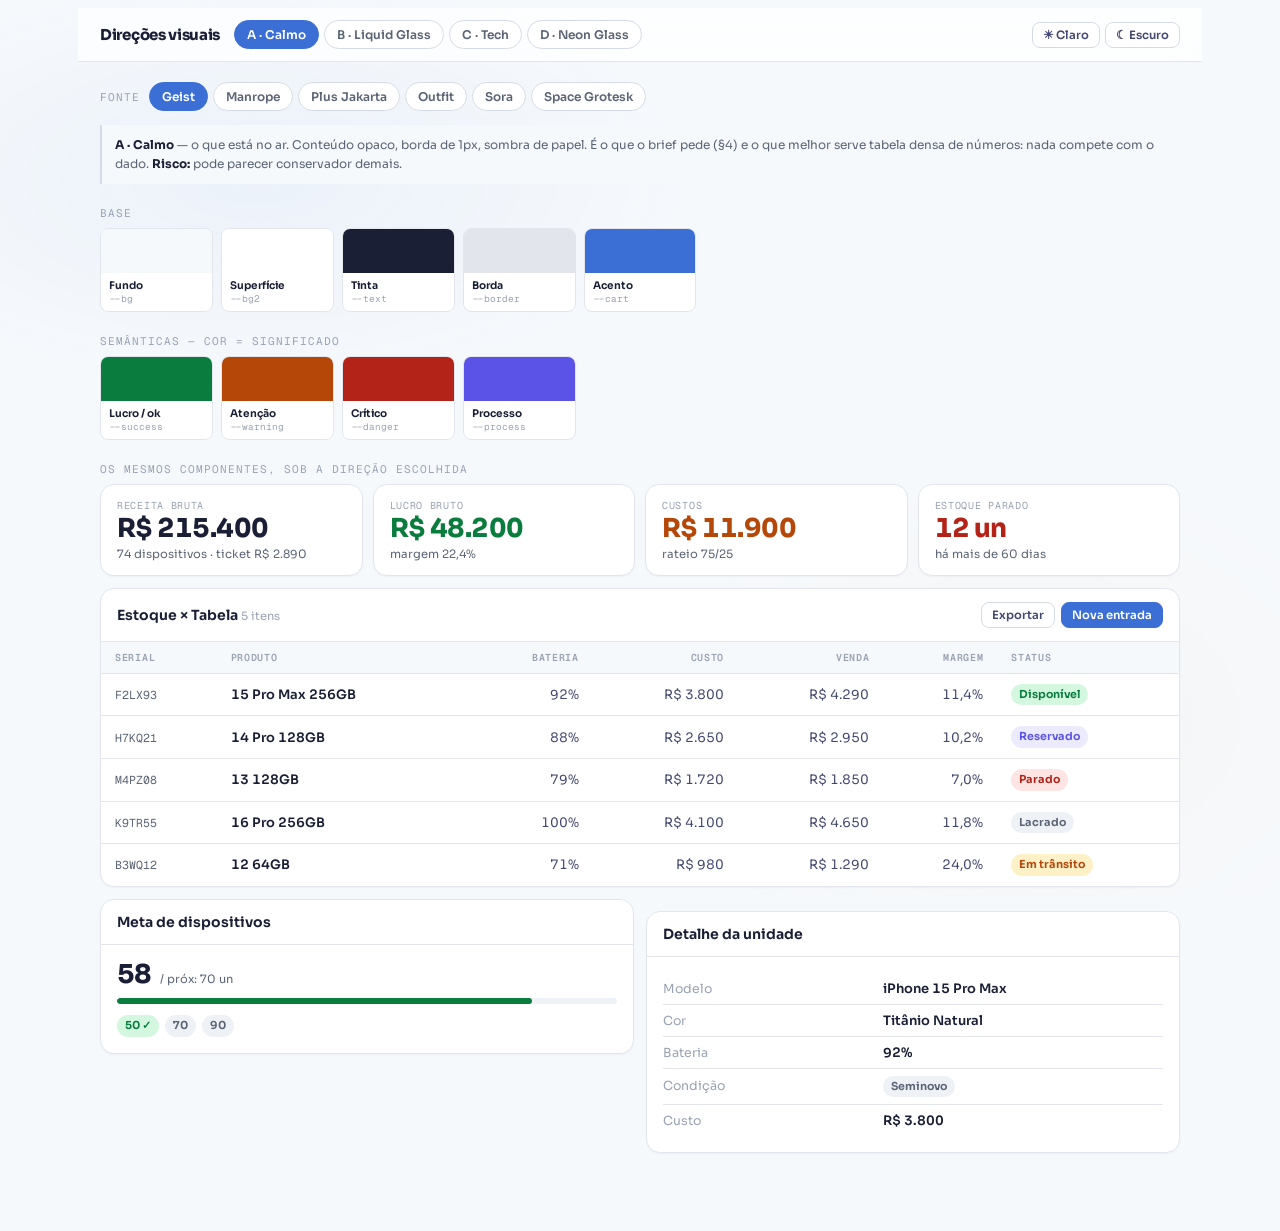
<file: direcoes.html>
<!DOCTYPE html>
<html lang="pt-BR" data-dir="calmo">
<head>
<meta charset="UTF-8">
<meta name="viewport" content="width=device-width, initial-scale=1.0">
<title>Cart System — Direções visuais</title>
<link rel="preconnect" href="https://fonts.googleapis.com">
<link rel="preconnect" href="https://fonts.gstatic.com" crossorigin>
<link rel="stylesheet" href="https://fonts.googleapis.com/css2?family=Geist:wght@400;500;600;700;800&family=Geist+Mono:wght@400;500;600&family=Manrope:wght@400;500;600;700;800&family=Plus+Jakarta+Sans:wght@400;500;600;700;800&family=Outfit:wght@400;500;600;700;800&family=Sora:wght@400;500;600;700;800&family=Space+Grotesk:wght@400;500;600;700&display=swap">
<link rel="stylesheet" href="css/theme.css">
<link rel="stylesheet" href="css/components.css">
<link rel="stylesheet" href="css/direcoes.css">
<style>
  body{ background:var(--bg); color:var(--text); font-family:var(--font-sans); transition:background .25s; }
  .wrap{ max-width:1080px; margin:0 auto; padding:22px 22px 70px; }
  .barra{ position:sticky; top:0; z-index:40; margin:-22px -22px 20px; padding:12px 22px;
          background:var(--glass); backdrop-filter:blur(18px); border-bottom:1px solid var(--border);
          display:flex; gap:14px; align-items:center; flex-wrap:wrap; }
  .tit{ font-size:15px; font-weight:750; letter-spacing:-.02em; }
  .grupo{ display:flex; gap:5px; }
  .nota{ font-size:12px; color:var(--text3); line-height:1.55; margin:14px 0 18px;
         padding:11px 13px; border-left:2px solid var(--border2); background:var(--bg3);
         border-radius:0 var(--radius-sm) var(--radius-sm) 0; }
  .nota b{ color:var(--text); }
  .sub{ font-size:11px; color:var(--text4); margin:22px 0 8px; font-family:var(--font-mono);
        text-transform:uppercase; letter-spacing:.09em; }
  .paleta{ display:grid; grid-template-columns:repeat(auto-fill,minmax(112px,1fr)); gap:8px; }
  .sw{ border:1px solid var(--border); border-radius:var(--radius-sm); overflow:hidden; background:var(--bg2); }
  .sw-c{ height:44px; }
  .sw-t{ padding:6px 8px; font-size:10.5px; }
  .sw-n{ font-weight:650; }
  .sw-v{ font-family:var(--font-mono); color:var(--text4); font-size:9.5px; }
</style>
</head>
<body>
<div class="fundo"></div>
<div class="wrap">

  <div class="barra">
    <span class="tit">Direções visuais</span>
    <div class="grupo">
      <button class="c-chip ativo" data-d="calmo" onclick="setDir('calmo')">A · Calmo</button>
      <button class="c-chip" data-d="glass" onclick="setDir('glass')">B · Liquid Glass</button>
      <button class="c-chip" data-d="tech"  onclick="setDir('tech')">C · Tech</button>
      <button class="c-chip" data-d="neon"  onclick="setDir('neon')">D · Neon Glass</button>
    </div>
    <div class="grupo" style="margin-left:auto">
      <button class="c-btn c-btn-sm" onclick="setTema('light')">☀ Claro</button>
      <button class="c-btn c-btn-sm" onclick="setTema('dark')">☾ Escuro</button>
    </div>
  </div>

  <div class="grupo" style="margin:0 0 4px;flex-wrap:wrap">
    <span style="font-size:11px;color:var(--text4);font-family:var(--font-mono);text-transform:uppercase;letter-spacing:.09em;align-self:center;margin-right:4px">Fonte</span>
    <button class="c-chip ativo" data-f="Geist" onclick="setFonte('Geist')">Geist</button>
    <button class="c-chip" data-f="Manrope" onclick="setFonte('Manrope')">Manrope</button>
    <button class="c-chip" data-f="Plus Jakarta Sans" onclick="setFonte('Plus Jakarta Sans')">Plus Jakarta</button>
    <button class="c-chip" data-f="Outfit" onclick="setFonte('Outfit')">Outfit</button>
    <button class="c-chip" data-f="Sora" onclick="setFonte('Sora')">Sora</button>
    <button class="c-chip" data-f="Space Grotesk" onclick="setFonte('Space Grotesk')">Space Grotesk</button>
  </div>
  <div class="nota" id="nota"></div>
  <div id="paleta"></div>
  <div id="demo"></div>
</div>

<script src="js/ui.js"></script>
<script>
const brl = n => 'R$ ' + Number(n||0).toLocaleString('pt-BR');

const NOTAS = {
  calmo: `<b>A · Calmo</b> — o que está no ar. Conteúdo opaco, borda de 1px, sombra de papel.
    É o que o brief pede (§4) e o que melhor serve tabela densa de números: nada compete com o dado.
    <b>Risco:</b> pode parecer conservador demais.`,
  glass: `<b>B · Liquid Glass</b> — superfícies translúcidas sobre fundo colorido em movimento.
    É o mais impressionante de primeira. <b>Contraria o brief</b>, que manda usar material translúcido
    só na navegação. <b>Custo real:</b> número pequeno sobre vidro perde contraste, o fundo animado
    disputa atenção com o dado, e em tela cheia de tabela cansa. Funciona melhor se o vidro ficar
    só na sidebar e nos KPIs, com a tabela opaca.`,
  neon: `<b>D · Neon Glass</b> — vidro sobre fundo quase preto, com borda em gradiente,
    brilho externo e halo nos números. É o mais próximo das suas referências.
    <b>Como o neon é feito:</b> (1) borda em gradiente = dois backgrounds, um em <code>padding-box</code>
    e outro em <code>border-box</code>; (2) brilho = pseudo-elemento atrás com o mesmo gradiente e
    <code>blur</code>; (3) halo = <code>text-shadow</code> colorido, só no número, nunca em texto corrido.
    Também clareei os cinzas dos subtítulos — o cinza apagado era parte do incômodo.`,
  tech: `<b>C · Tech</b> — superfície sólida, grade fina ao fundo, cantos menores, densidade maior,
    mono mais presente e acento violeta elétrico. Nasceu para o escuro. É o mais "produto de engenharia"
    dos três e cabe mais informação por tela. <b>Risco:</b> a grade pode cansar em sessões longas —
    dá para deixá-la mais fraca ou desligá-la.`,
};

const swatch = (n,v) => `<div class="sw"><div class="sw-c" style="background:var(${v})"></div>
  <div class="sw-t"><div class="sw-n">${n}</div><div class="sw-v">${v}</div></div></div>`;

function pintar(){
  document.getElementById('nota').innerHTML = NOTAS[document.documentElement.dataset.dir];

  document.getElementById('paleta').innerHTML = `
    <div class="sub">Base</div>
    <div class="paleta">${swatch('Fundo','--bg')}${swatch('Superfície','--bg2')}${swatch('Tinta','--text')}${swatch('Borda','--border')}${swatch('Acento','--cart')}</div>
    <div class="sub">Semânticas — cor = significado</div>
    <div class="paleta">${swatch('Lucro / ok','--success')}${swatch('Atenção','--warning')}${swatch('Crítico','--danger')}${swatch('Processo','--process')}</div>`;

  document.getElementById('demo').innerHTML = `
    <div class="sub">Os mesmos componentes, sob a direção escolhida</div>
    ${UI.kpis([
      {rotulo:'Receita bruta', valor:brl(215400), sub:'74 dispositivos · ticket '+brl(2890)},
      {rotulo:'Lucro bruto',   valor:brl(48200),  sub:'margem 22,4%', tom:'ok'},
      {rotulo:'Custos',        valor:brl(11900),  sub:'rateio 75/25', tom:'alerta'},
      {rotulo:'Estoque parado',valor:'12 un',     sub:'há mais de 60 dias', tom:'critico'},
    ])}
    <div style="height:12px"></div>
    ${UI.card({titulo:'Estoque × Tabela', sub:'5 itens', flush:true, classe:'destaque',
      acao: UI.btn('Exportar',{sm:true}) + UI.btn('Nova entrada',{variante:'primario',sm:true}),
      corpo: UI.tabela({
        colunas:[{titulo:'Serial'},{titulo:'Produto'},{titulo:'Bateria',num:true},{titulo:'Custo',num:true},{titulo:'Venda',num:true},{titulo:'Margem',num:true},{titulo:'Status'}],
        linhas:[
          [{v:'F2LX93',classe:'mono'},{v:'15 Pro Max 256GB',classe:'forte'},'92%',brl(3800),brl(4290),'11,4%',UI.badge('Disponível','ok')],
          [{v:'H7KQ21',classe:'mono'},{v:'14 Pro 128GB',classe:'forte'},'88%',brl(2650),brl(2950),'10,2%',UI.badge('Reservado','processo')],
          [{v:'M4PZ08',classe:'mono'},{v:'13 128GB',classe:'forte'},'79%',brl(1720),brl(1850),'7,0%',UI.badge('Parado','critico')],
          [{v:'K9TR55',classe:'mono'},{v:'16 Pro 256GB',classe:'forte'},'100%',brl(4100),brl(4650),'11,8%',UI.badge('Lacrado')],
          [{v:'B3WQ12',classe:'mono'},{v:'12 64GB',classe:'forte'},'71%',brl(980),brl(1290),'24,0%',UI.badge('Em trânsito','alerta')],
        ]})})}
    <div style="height:12px"></div>
    <div class="c-grid-2">
      ${UI.card({titulo:'Meta de dispositivos', corpo:`
        <div style="display:flex;align-items:baseline;gap:8px;margin-bottom:9px">
          <span class="c-kpi-value">58</span><span class="c-kpi-sub">/ próx: 70 un</span></div>
        ${UI.barra(83,'ok')}
        <div style="display:flex;gap:6px;margin-top:11px">${UI.badge('50 ✓','ok')}${UI.badge('70')}${UI.badge('90')}</div>`})}
      ${UI.card({titulo:'Detalhe da unidade', corpo:
        UI.kv('Modelo','iPhone 15 Pro Max') + UI.kv('Cor','Titânio Natural') +
        UI.kv('Bateria','92%') + UI.kv('Condição', UI.badge('Seminovo')) +
        UI.kv('Custo', brl(3800))})}
    </div>`;
}

function setDir(d){
  document.documentElement.dataset.dir = d;
  document.querySelectorAll('[data-d]').forEach(b => b.classList.toggle('ativo', b.dataset.d===d));
  if(d==='tech' || d==='neon') setTema('dark');
  pintar();
}
function setFonte(f){
  document.documentElement.style.setProperty('--font-sans', `'${f}', system-ui, sans-serif`);
  document.querySelectorAll('[data-f]').forEach(b => b.classList.toggle('ativo', b.dataset.f===f));
}
function setTema(t){ document.documentElement.setAttribute('data-theme', t); pintar(); }

setTema('light');
pintar();
</script>
</body>
</html>
</file>
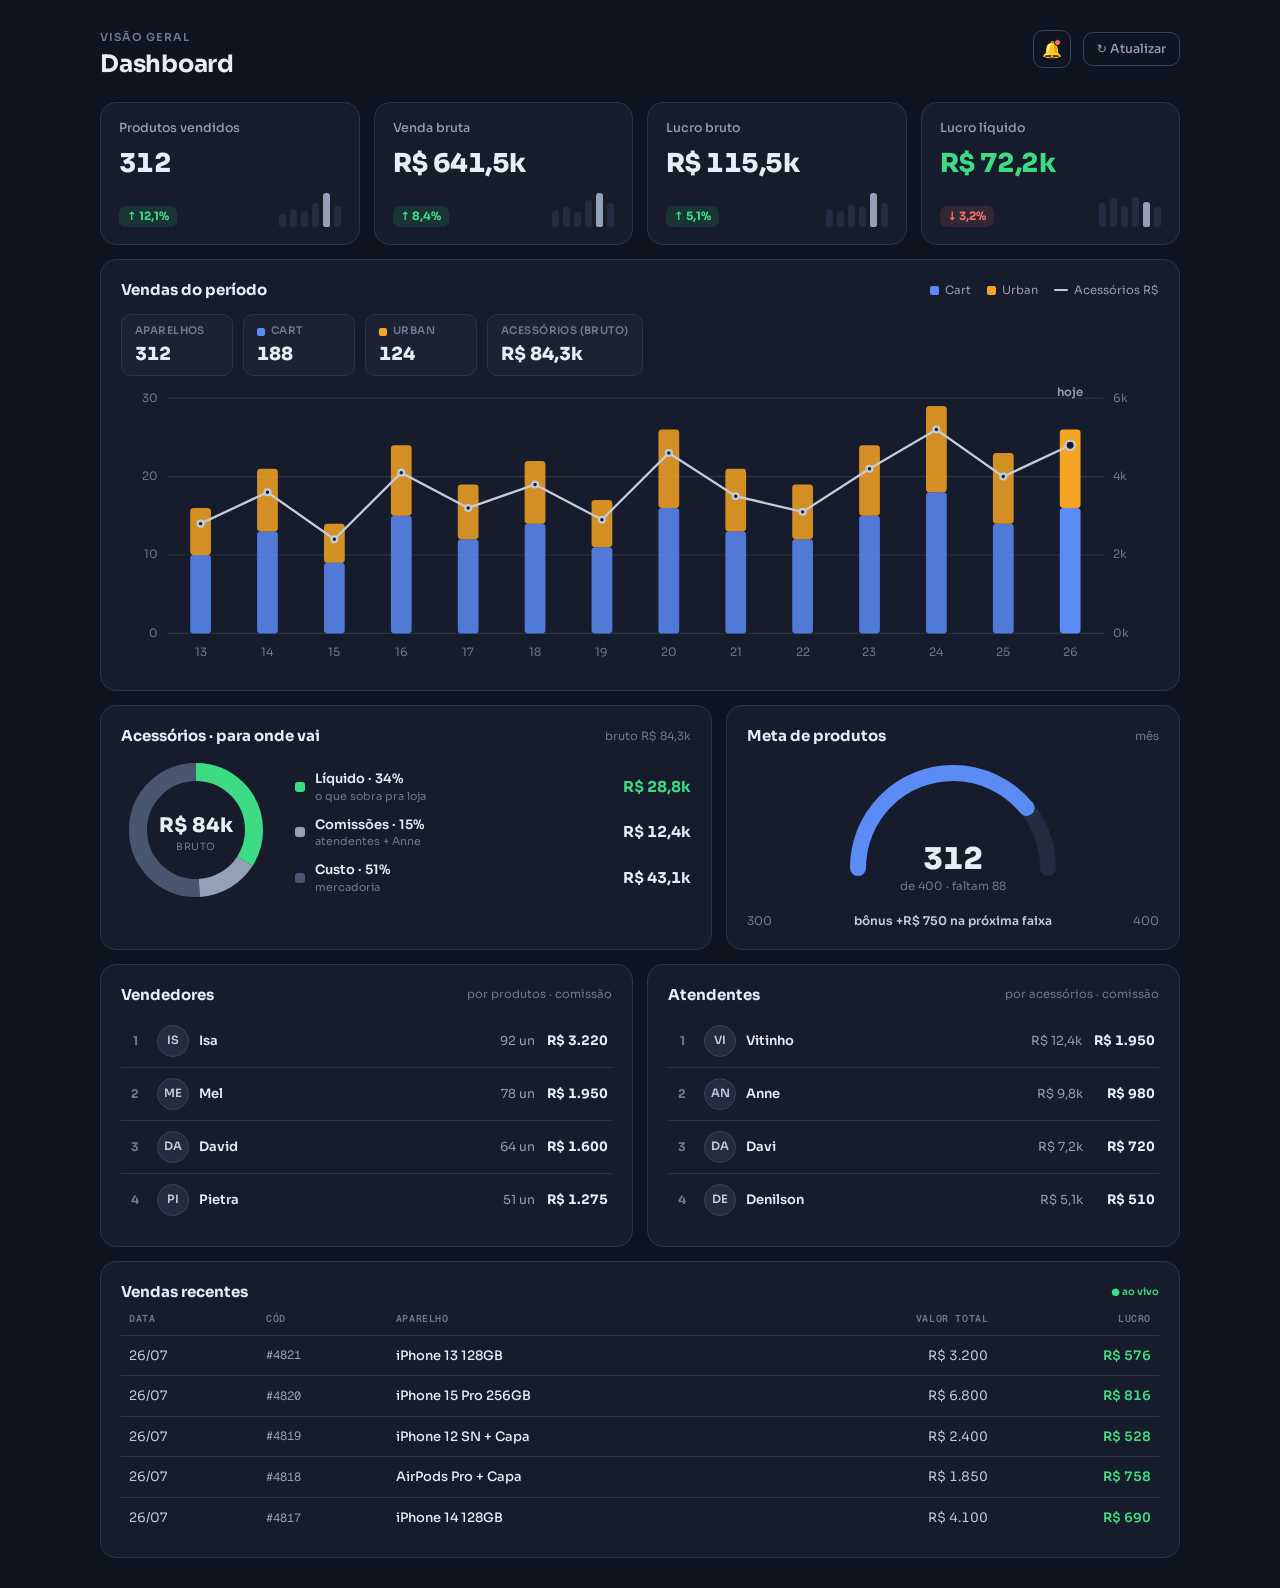
<file: proto-dashboard.html>
<!doctype html>
<html lang="pt-BR" data-theme="dark">
<head>
<meta charset="utf-8">
<meta name="viewport" content="width=device-width,initial-scale=1">
<title>Proto — dashboard v7</title>
<link rel="preconnect" href="https://fonts.googleapis.com">
<link rel="preconnect" href="https://fonts.gstatic.com" crossorigin>
<link href="https://fonts.googleapis.com/css2?family=Geist+Mono:wght@400;500;600&family=Sora:wght@400;500;600;700;800&display=swap" rel="stylesheet">
<style>
:root{
  --bg:#0f1420; --bg2:#161c2b; --bg3:#1b2233; --bg4:#222b3f;
  --border:#2a3349; --border2:#38425c; --border3:#4a5570;
  --text:#e8ecf4; --text2:#c3ccdd; --text3:#94a0b8; --text4:#6d7893;
  --cart:#5b8bf5; --urban:#f5a423; --green:#3ddc84; --red:#f87171; --yellow:#fbbf24;
  --accent:#5b8bf5;
  --font-mono:'Geist Mono',ui-monospace,monospace;
}
*{box-sizing:border-box;margin:0;padding:0}
body{background:var(--bg);color:var(--text);font-family:'Sora',system-ui,sans-serif;-webkit-font-smoothing:antialiased;padding:30px;line-height:1.35}
.wrap{max-width:1080px;margin:0 auto}
.tag{font-size:11px;font-weight:600;letter-spacing:.09em;text-transform:uppercase;color:var(--text4)}
.tnum{font-variant-numeric:tabular-nums}
.card{background:var(--bg2);border:1px solid var(--border);border-radius:16px;padding:20px}
.card-h{display:flex;justify-content:space-between;align-items:center;margin-bottom:6px}
.card-h .t{font-size:15px;font-weight:700}
.card-h .sub{font-size:11.5px;color:var(--text4)}

/* HEADER */
.head{display:flex;justify-content:space-between;align-items:flex-start;margin-bottom:22px}
.head h1{font-size:24px;font-weight:700;letter-spacing:-.01em;margin-top:3px}
.head-actions{display:flex;align-items:center;gap:12px;position:relative}
.iconbtn{position:relative;width:38px;height:38px;border-radius:10px;border:1px solid var(--border2);background:transparent;color:var(--text3);cursor:pointer;font-size:16px;display:flex;align-items:center;justify-content:center}
.iconbtn:hover{background:var(--bg3);color:var(--text2)}
.iconbtn .dot{position:absolute;top:8px;right:9px;width:7px;height:7px;border-radius:50%;background:var(--red);border:1.5px solid var(--bg)}
.refresh{padding:8px 13px;background:transparent;border:1px solid var(--border2);border-radius:10px;color:var(--text3);font:inherit;font-size:12.5px;font-weight:500;cursor:pointer}
.refresh:hover{background:var(--bg3);color:var(--text2)}
.notif{display:none;position:absolute;top:46px;right:0;width:330px;background:var(--bg2);border:1px solid var(--border2);border-radius:14px;padding:8px;z-index:50;box-shadow:0 16px 40px rgba(0,0,0,.45)}
.notif-h{display:flex;justify-content:space-between;align-items:center;padding:8px 10px 10px}
.notif-h .nt{font-size:13px;font-weight:700}.notif-h .nc{font-size:11px;color:var(--text4)}
.notif-item{display:flex;align-items:center;gap:11px;padding:10px;border-radius:10px;cursor:pointer}
.notif-item:hover{background:var(--bg3)}
.notif-item .ni-ic{width:32px;height:32px;border-radius:8px;background:var(--bg4);color:var(--text3);display:flex;align-items:center;justify-content:center;font-size:14px;flex-shrink:0}
.notif-item .ni-tx{flex:1;min-width:0}
.notif-item .ni-tx .a{font-size:12.5px;font-weight:600;white-space:nowrap;overflow:hidden;text-overflow:ellipsis}
.notif-item .ni-tx .b{font-size:11px;color:var(--text4);margin-top:1px}
.notif-item .ni-go{font-size:11px;color:var(--accent);font-weight:600;white-space:nowrap}

/* KPI ROW */
.kpis{display:grid;grid-template-columns:repeat(4,1fr);gap:14px;margin-bottom:14px}
.kcard{background:var(--bg2);border:1px solid var(--border);border-radius:16px;padding:17px 18px}
.kcard .kl{font-size:12.5px;color:var(--text3);font-weight:500;margin-bottom:9px}
.kcard .kv{font-size:26px;font-weight:800;letter-spacing:-.02em}
.kbot{display:flex;align-items:flex-end;justify-content:space-between;margin-top:12px;gap:10px}
.delta{display:inline-flex;align-items:center;gap:4px;font-size:11.5px;font-weight:700;padding:3px 8px;border-radius:7px}
.delta.up{color:var(--green);background:rgba(61,220,132,.12)}
.delta.down{color:var(--red);background:rgba(248,113,113,.12)}
.spark{display:flex;align-items:flex-end;gap:4px;height:34px}
.spark i{width:7px;border-radius:3px 3px 2px 2px;background:var(--bg4);display:block}
.spark i.hi{background:var(--text3)}

/* CHART DE VENDAS DO PERÍODO */
.chart-tiles{display:flex;gap:10px;margin:14px 0 6px;flex-wrap:wrap}
.tile{background:var(--bg3);border:1px solid var(--border);border-radius:10px;padding:9px 13px;min-width:112px}
.tile .tl{font-size:10.5px;color:var(--text4);font-weight:600;letter-spacing:.04em;text-transform:uppercase;display:flex;align-items:center;gap:6px}
.tile .tl .pin{width:8px;height:8px;border-radius:2px}
.tile .tv{font-size:18px;font-weight:800;margin-top:3px}
.legend{display:flex;gap:16px;font-size:11.5px;color:var(--text3)}
.legend span{display:inline-flex;align-items:center;gap:6px}
.legend .pin{width:9px;height:9px;border-radius:2px}
.legend .lin{width:14px;height:2px;border-radius:2px;background:var(--text2)}

/* donut + gauge */
.row2{display:grid;grid-template-columns:1.35fr 1fr;gap:14px;margin:14px 0}
.donut-wrap{display:flex;align-items:center;gap:24px;margin-top:8px}
.donut{position:relative;flex-shrink:0}
.donut .center{position:absolute;inset:0;display:flex;flex-direction:column;align-items:center;justify-content:center}
.donut .center .cv{font-size:20px;font-weight:800}.donut .center .cl{font-size:10px;color:var(--text4);text-transform:uppercase;letter-spacing:.06em;margin-top:1px}
.leg{flex:1;display:flex;flex-direction:column;gap:12px}
.leg-item{display:flex;align-items:center;gap:10px}
.leg-item .pin{width:10px;height:10px;border-radius:3px;flex-shrink:0}
.leg-item .li-txt{flex:1}.leg-item .li-txt .n{font-size:13px;font-weight:600}.leg-item .li-txt .s{font-size:11px;color:var(--text4);margin-top:1px}
.leg-item .li-val{text-align:right}.leg-item .li-val .v{font-size:15px;font-weight:700}.leg-item .li-val .liq{font-size:11px;color:var(--green);font-weight:600}
.gauge-wrap{display:flex;flex-direction:column;align-items:center;margin-top:4px}
.gauge-val{margin-top:-42px;text-align:center}.gauge-val .gv{font-size:30px;font-weight:800}.gauge-val .gl{font-size:11.5px;color:var(--text4)}
.gauge-foot{display:flex;justify-content:space-between;width:100%;margin-top:18px;font-size:12px}
.gauge-foot .gf-k{color:var(--text4)}.gauge-foot .gf-v{color:var(--text2);font-weight:600}

/* RANKING separado */
.row3{display:grid;grid-template-columns:1fr 1fr;gap:14px;margin-bottom:14px}
.rank-row{display:grid;grid-template-columns:20px 1fr auto auto;gap:12px;align-items:center;padding:10px 4px;border-top:1px solid var(--border)}
.rank-row:first-of-type{border-top:none}
.rank-pos{font-size:12px;font-weight:700;color:var(--text4);text-align:center}
.rk-who{display:flex;align-items:center;gap:10px;min-width:0}
.av{width:32px;height:32px;border-radius:50%;display:flex;align-items:center;justify-content:center;font-size:11.5px;font-weight:600;flex-shrink:0;background:var(--bg4);color:var(--text2);border:1px solid var(--border2)}
.rk-name{font-size:13px;font-weight:600;white-space:nowrap;overflow:hidden;text-overflow:ellipsis}
.rk-res{font-size:12.5px;color:var(--text3);text-align:right;white-space:nowrap}
.rk-com{font-size:13px;font-weight:700;text-align:right;white-space:nowrap;min-width:60px}

/* VENDAS RECENTES */
.sales-table{width:100%;border-collapse:collapse;margin-top:10px}
.sales-table th{font-family:var(--font-mono);font-size:10px;font-weight:600;text-transform:uppercase;letter-spacing:.06em;color:var(--text4);text-align:left;padding:0 8px 9px;border-bottom:1px solid var(--border)}
.sales-table th.r,.sales-table td.r{text-align:right}
.sales-table td{padding:11px 8px;border-bottom:1px solid var(--border);font-size:13px;color:var(--text2)}
.sales-table tr:last-child td{border-bottom:none}
.sales-table tbody tr:hover td{background:var(--bg3)}
.sales-table .cod{font-family:var(--font-mono);font-size:12px;color:var(--text3)}
.sales-table .apar{color:var(--text);font-weight:500}
.sales-table .lucro{color:var(--green);font-weight:600}
.live{color:var(--green);font-size:10px;font-weight:600}
</style>
</head>
<body>
<div class="wrap">

  <!-- HEADER -->
  <div class="head">
    <div><div class="tag">Visão geral</div><h1>Dashboard</h1></div>
    <div class="head-actions">
      <button class="iconbtn" onclick="toggleNotif()" aria-label="Alertas">🔔<span class="dot"></span></button>
      <button class="refresh">↻ Atualizar</button>
      <div class="notif" id="notif-panel">
        <div class="notif-h"><span class="nt">Vendas faltando info</span><span class="nc">6 no período</span></div>
        <div class="notif-item"><div class="ni-ic">⏳</div><div class="ni-tx"><div class="a">#4821 · iPhone 13 128GB</div><div class="b">Pendente — não contabilizada</div></div><div class="ni-go">Ir →</div></div>
        <div class="notif-item"><div class="ni-ic">⚠</div><div class="ni-tx"><div class="a">#4790 · iPhone 15 Pro</div><div class="b">Obs incompleta — corrija no FoneNinja</div></div><div class="ni-go">Ir →</div></div>
        <div class="notif-item"><div class="ni-ic">🔍</div><div class="ni-tx"><div class="a">#4774 · sem device</div><div class="b">Produto não vinculado</div></div><div class="ni-go">Ir →</div></div>
        <div class="notif-item" style="justify-content:center"><div class="ni-go">Ver todas as 6 →</div></div>
      </div>
    </div>
  </div>

  <!-- KPI ROW -->
  <div class="kpis">
    <div class="kcard"><div class="kl">Produtos vendidos</div><div class="kv tnum">312</div>
      <div class="kbot"><span class="delta up">↑ 12,1%</span><div class="spark"><i style="height:40%"></i><i style="height:55%"></i><i style="height:48%"></i><i style="height:70%"></i><i class="hi" style="height:100%"></i><i style="height:62%"></i></div></div></div>
    <div class="kcard"><div class="kl">Venda bruta</div><div class="kv tnum">R$ 641,5k</div>
      <div class="kbot"><span class="delta up">↑ 8,4%</span><div class="spark"><i style="height:50%"></i><i style="height:60%"></i><i style="height:45%"></i><i style="height:80%"></i><i class="hi" style="height:100%"></i><i style="height:72%"></i></div></div></div>
    <div class="kcard"><div class="kl">Lucro bruto</div><div class="kv tnum">R$ 115,5k</div>
      <div class="kbot"><span class="delta up">↑ 5,1%</span><div class="spark"><i style="height:55%"></i><i style="height:48%"></i><i style="height:65%"></i><i style="height:58%"></i><i class="hi" style="height:100%"></i><i style="height:70%"></i></div></div></div>
    <div class="kcard"><div class="kl">Lucro líquido</div><div class="kv tnum" style="color:var(--green)">R$ 72,2k</div>
      <div class="kbot"><span class="delta down">↓ 3,2%</span><div class="spark"><i style="height:70%"></i><i style="height:85%"></i><i style="height:62%"></i><i style="height:90%"></i><i class="hi" style="height:74%"></i><i style="height:58%"></i></div></div></div>
  </div>

  <!-- CHART: VENDAS DO PERÍODO (estilo Analytics Report) -->
  <div class="card">
    <div class="card-h">
      <div class="t">Vendas do período</div>
      <div class="legend">
        <span><span class="pin" style="background:var(--cart)"></span>Cart</span>
        <span><span class="pin" style="background:var(--urban)"></span>Urban</span>
        <span><span class="lin"></span>Acessórios R$</span>
      </div>
    </div>
    <div class="chart-tiles">
      <div class="tile"><div class="tl">Aparelhos</div><div class="tv tnum">312</div></div>
      <div class="tile"><div class="tl"><span class="pin" style="background:var(--cart)"></span>Cart</div><div class="tv tnum">188</div></div>
      <div class="tile"><div class="tl"><span class="pin" style="background:var(--urban)"></span>Urban</div><div class="tv tnum">124</div></div>
      <div class="tile"><div class="tl">Acessórios (bruto)</div><div class="tv tnum">R$ 84,3k</div></div>
    </div>
    <svg id="chart" width="100%" viewBox="0 0 900 250" style="display:block;margin-top:6px"></svg>
  </div>

  <!-- donut + gauge -->
  <div class="row2">
    <div class="card">
      <div class="card-h"><div class="t">Acessórios · para onde vai</div><div class="sub">bruto R$ 84,3k</div></div>
      <div class="donut-wrap">
        <div class="donut">
          <svg width="150" height="150" viewBox="0 0 150 150">
            <circle cx="75" cy="75" r="58" fill="none" stroke="var(--bg4)" stroke-width="18"/>
            <circle cx="75" cy="75" r="58" fill="none" stroke="var(--green)" stroke-width="18" stroke-dasharray="123.9 240.5" transform="rotate(-90 75 75)"/>
            <circle cx="75" cy="75" r="58" fill="none" stroke="var(--text3)" stroke-width="18" stroke-dasharray="54.7 309.8" stroke-dashoffset="-123.9" transform="rotate(-90 75 75)"/>
            <circle cx="75" cy="75" r="58" fill="none" stroke="var(--border3)" stroke-width="18" stroke-dasharray="185.9 178.6" stroke-dashoffset="-178.6" transform="rotate(-90 75 75)"/>
          </svg>
          <div class="center"><div class="cv tnum">R$ 84k</div><div class="cl">bruto</div></div>
        </div>
        <div class="leg">
          <div class="leg-item"><span class="pin" style="background:var(--green)"></span><div class="li-txt"><div class="n">Líquido · 34%</div><div class="s">o que sobra pra loja</div></div><div class="li-val"><div class="v tnum" style="color:var(--green)">R$ 28,8k</div></div></div>
          <div class="leg-item"><span class="pin" style="background:var(--text3)"></span><div class="li-txt"><div class="n">Comissões · 15%</div><div class="s">atendentes + Anne</div></div><div class="li-val"><div class="v tnum">R$ 12,4k</div></div></div>
          <div class="leg-item"><span class="pin" style="background:var(--border3)"></span><div class="li-txt"><div class="n">Custo · 51%</div><div class="s">mercadoria</div></div><div class="li-val"><div class="v tnum">R$ 43,1k</div></div></div>
        </div>
      </div>
    </div>
    <div class="card">
      <div class="card-h"><div class="t">Meta de produtos</div><div class="sub">mês</div></div>
      <div class="gauge-wrap">
        <svg width="230" height="128" viewBox="0 0 230 128">
          <path d="M20,115 A95,95 0 0 1 210,115" fill="none" stroke="var(--bg4)" stroke-width="16" stroke-linecap="round"/>
          <path d="M20,115 A95,95 0 0 1 210,115" fill="none" stroke="var(--accent)" stroke-width="16" stroke-linecap="round" stroke-dasharray="233 400"/>
        </svg>
        <div class="gauge-val"><div class="gv tnum">312</div><div class="gl">de 400 · faltam 88</div></div>
      </div>
      <div class="gauge-foot"><span class="gf-k">300</span><span class="gf-v">bônus +R$ 750 na próxima faixa</span><span class="gf-k">400</span></div>
    </div>
  </div>

  <!-- RANKING SEPARADO -->
  <div class="row3">
    <div class="card">
      <div class="card-h" style="margin-bottom:10px"><div class="t">Vendedores</div><div class="sub">por produtos · comissão</div></div>
      <div id="vend"></div>
    </div>
    <div class="card">
      <div class="card-h" style="margin-bottom:10px"><div class="t">Atendentes</div><div class="sub">por acessórios · comissão</div></div>
      <div id="atend"></div>
    </div>
  </div>

  <!-- VENDAS RECENTES -->
  <div class="card">
    <div class="card-h"><div class="t">Vendas recentes</div><span class="live">● ao vivo</span></div>
    <table class="sales-table">
      <thead>
        <tr><th>Data</th><th>Cód</th><th>Aparelho</th><th class="r">Valor total</th><th class="r">Lucro</th></tr>
      </thead>
      <tbody>
        <tr><td>26/07</td><td class="cod">#4821</td><td class="apar">iPhone 13 128GB</td><td class="r tnum">R$ 3.200</td><td class="r tnum lucro">R$ 576</td></tr>
        <tr><td>26/07</td><td class="cod">#4820</td><td class="apar">iPhone 15 Pro 256GB</td><td class="r tnum">R$ 6.800</td><td class="r tnum lucro">R$ 816</td></tr>
        <tr><td>26/07</td><td class="cod">#4819</td><td class="apar">iPhone 12 SN + Capa</td><td class="r tnum">R$ 2.400</td><td class="r tnum lucro">R$ 528</td></tr>
        <tr><td>26/07</td><td class="cod">#4818</td><td class="apar">AirPods Pro + Capa</td><td class="r tnum">R$ 1.850</td><td class="r tnum lucro">R$ 758</td></tr>
        <tr><td>26/07</td><td class="cod">#4817</td><td class="apar">iPhone 14 128GB</td><td class="r tnum">R$ 4.100</td><td class="r tnum lucro">R$ 690</td></tr>
      </tbody>
    </table>
  </div>

</div>
<script>
function toggleNotif(){const p=document.getElementById('notif-panel');p.style.display=p.style.display==='block'?'none':'block';}

/* ---- chart vendas do período ---- */
(function(){
  const dias=['13','14','15','16','17','18','19','20','21','22','23','24','25','26'];
  const cart=[10,13,9,15,12,14,11,16,13,12,15,18,14,16];
  const urban=[6,8,5,9,7,8,6,10,8,7,9,11,9,10];
  const acess=[2800,3600,2400,4100,3200,3800,2900,4600,3500,3100,4200,5200,4000,4800];
  const W=900,H=250,padL=40,padR=48,padT=14,padB=32;
  const plotW=W-padL-padR, plotH=H-padT-padB, n=dias.length, slot=plotW/n;
  const uMax=30, rMax=6000;
  const yU=v=>padT+plotH-(v/uMax)*plotH;
  const yR=v=>padT+plotH-(v/rMax)*plotH;
  const cx=i=>padL+slot*i+slot/2;
  let s='';
  // grid + eixos
  for(let g=0;g<=3;g++){const y=padT+plotH-(g/3)*plotH;s+=`<line x1="${padL}" y1="${y}" x2="${W-padR}" y2="${y}" stroke="var(--border)" stroke-width="1"/>`;
    s+=`<text x="${padL-8}" y="${y+3}" fill="var(--text4)" font-size="10" text-anchor="end">${g*10}</text>`;
    s+=`<text x="${W-padR+8}" y="${y+3}" fill="var(--text4)" font-size="10" text-anchor="start">${g*2}k</text>`;}
  // barras empilhadas
  const bw=18;
  for(let i=0;i<n;i++){
    const cH=(cart[i]/uMax)*plotH, uH=(urban[i]/uMax)*plotH, base=padT+plotH;
    const x=cx(i)-bw/2, last=i===n-1;
    s+=`<rect x="${x}" y="${base-cH}" width="${bw}" height="${cH}" rx="3" fill="var(--cart)" opacity="${last?1:.85}"/>`;
    s+=`<rect x="${x}" y="${base-cH-uH}" width="${bw}" height="${uH}" rx="3" fill="var(--urban)" opacity="${last?1:.85}"/>`;
    s+=`<text x="${cx(i)}" y="${H-12}" fill="var(--text4)" font-size="10" text-anchor="middle">${dias[i]}</text>`;
  }
  // linha acessorios (neutra)
  let d='';
  for(let i=0;i<n;i++){d+=(i?'L':'M')+cx(i)+','+yR(acess[i]);}
  s+=`<path d="${d}" fill="none" stroke="var(--text2)" stroke-width="2"/>`;
  for(let i=0;i<n;i++){s+=`<circle cx="${cx(i)}" cy="${yR(acess[i])}" r="${i===n-1?4:2.5}" fill="var(--bg2)" stroke="var(--text2)" stroke-width="2"/>`;}
  // destaque do ultimo dia (hoje)
  s+=`<text x="${cx(n-1)}" y="${padT-2}" fill="var(--text3)" font-size="10" text-anchor="middle" font-weight="600">hoje</text>`;
  document.getElementById('chart').innerHTML=s;

  /* ranking */
  const vend=[['Isa','92 un','R$ 3.220'],['Mel','78 un','R$ 1.950'],['David','64 un','R$ 1.600'],['Pietra','51 un','R$ 1.275']];
  const atend=[['Vitinho','R$ 12,4k','R$ 1.950'],['Anne','R$ 9,8k','R$ 980'],['Davi','R$ 7,2k','R$ 720'],['Denilson','R$ 5,1k','R$ 510']];
  const ini=n=>n.slice(0,2).toUpperCase();
  const rows=arr=>arr.map((r,i)=>`<div class="rank-row"><div class="rank-pos">${i+1}</div><div class="rk-who"><div class="av">${ini(r[0])}</div><div class="rk-name">${r[0]}</div></div><div class="rk-res">${r[1]}</div><div class="rk-com tnum">${r[2]}</div></div>`).join('');
  document.getElementById('vend').innerHTML=rows(vend);
  document.getElementById('atend').innerHTML=rows(atend);
})();
</script>
</body>
</html>
</file>
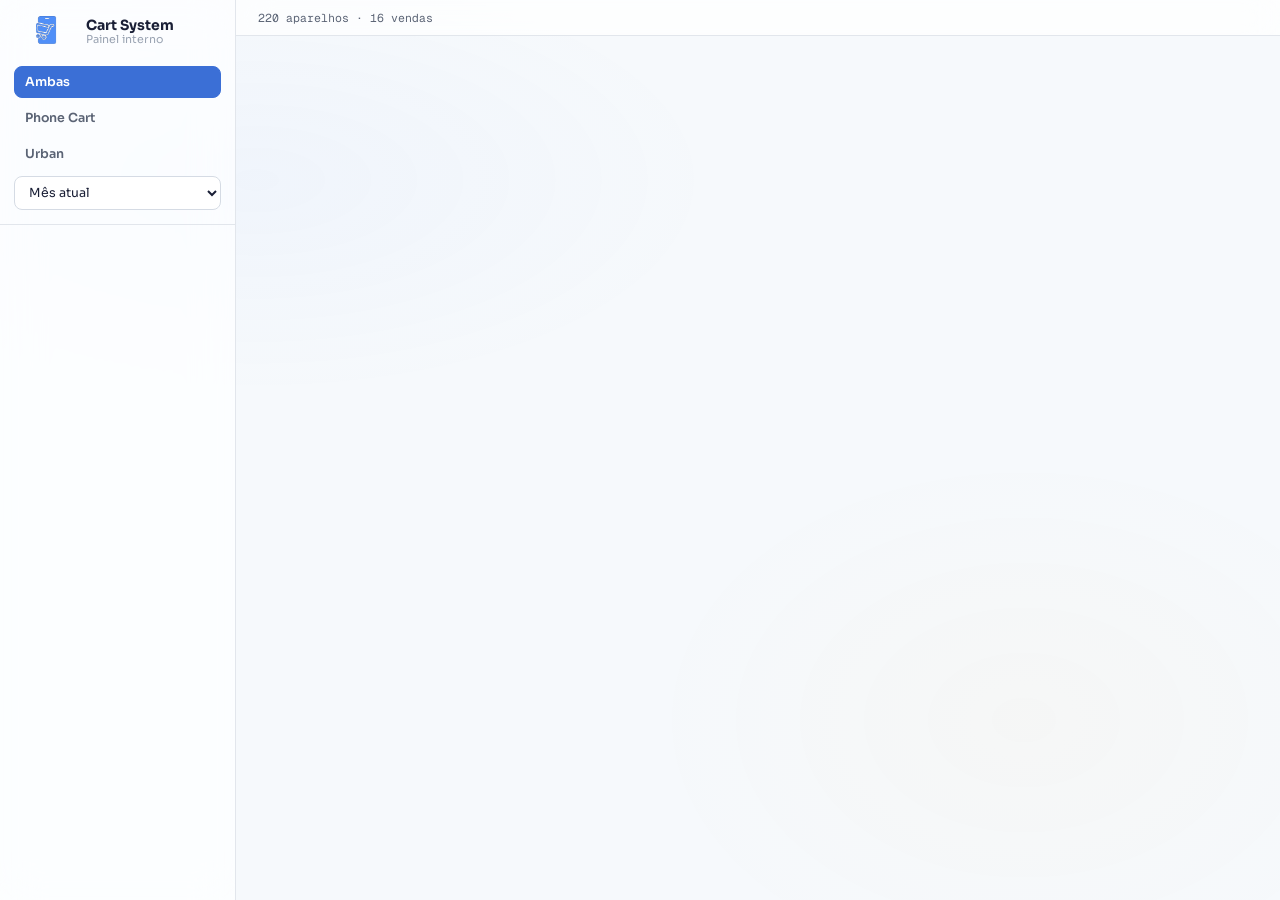
<file: proto-mobile.build.html>
<!DOCTYPE html>
<html lang="pt-BR">
<head>
<meta charset="UTF-8">
<meta name="viewport" content="width=device-width, initial-scale=1.0">
<title>Proto mobile — Vendas / Estoque</title>
<!-- Banco de provas do celular: o painel de verdade exige login do dono, entao
     esta pagina repete o MESMO html que renderVendas/renderEstoque produzem,
     com dados de mentira, so pra poder olhar o CSS em 390px. -->
<link rel="preconnect" href="https://fonts.googleapis.com">
<link rel="preconnect" href="https://fonts.gstatic.com" crossorigin>
<link rel="stylesheet" href="https://fonts.googleapis.com/css2?family=Sora:wght@400;500;600;700;800&family=Geist+Mono:wght@400;500;600&display=swap">




<style>:root{
  /* Backgrounds — light mode */
  --bg:#f6f9fc;
  --bg2:#ffffff;
  --bg3:#f6f9fc;
  --bg4:#eef2f7;
  --card:#ffffff;
  --glass:rgba(255,255,255,.85);
  --border:#e6e8eb;
  --border2:#d8dde3;
  --border3:#c1c9d2;
  /* Texto — hierarquia clara */
  --text:#1a1f36;
  --text2:#424770;
  --text3:#697386;
  --text4:#8c95a8;
  /* Cores de marca/acento */
  --cart:#5b8bf5;
  --cart2:#3b6fd6;
  --urban:#F39200;
  --urban2:#c47600;
  --urban-text:#0a1538;
  --green:#0a7c3e;
  --green2:#0d9647;
  --green-bg:#d4f7e0;
  --red:#b42318;
  --red-bg:#fee4e2;
  --yellow:#b54708;
  --yellow-bg:#fef0c7;
  --orange:#F39200;
  --purple:#5b53e8;
  --gold:#a16207;
  --gold-bg:#fef3c7;
  --blue:#5b8bf5;
  --blue2:#3fa9f5;
  /* Gradientes (mais sutis em light mode) */
  --grad-cart:linear-gradient(135deg,#5b8bf5,#3b6fd6);
  --grad-urban:linear-gradient(135deg,#F39200,#c47600);
  --grad-green:linear-gradient(135deg,#0d9647,#0a7c3e);
  --grad-gold:linear-gradient(135deg,#fbbf24,#a16207);
  /* Sombras de papel — assinatura visual do light mode */
  --shadow-sm:0 1px 2px rgba(0,0,0,.04), 0 0 0 .5px rgba(0,0,0,.05);
  --shadow-md:0 2px 6px rgba(0,0,0,.06), 0 0 0 .5px rgba(0,0,0,.08);
  --shadow-lg:0 4px 12px rgba(0,0,0,.08), 0 0 0 .5px rgba(0,0,0,.06);
  --shadow-xl:0 12px 32px rgba(0,0,0,.1), 0 0 0 .5px rgba(0,0,0,.06);
  --shadow-cart:0 1px 2px rgba(91,139,245,.18);
  --shadow-urban:0 1px 2px rgba(243,146,0,.22);
  --glow-cart:0 1px 2px rgba(91,139,245,.18);
  --glow-green:0 1px 2px rgba(13,150,71,.18);
}
*{box-sizing:border-box;margin:0;padding:0}
html{height:100%;background:var(--bg);color:var(--text);font-family:-apple-system,BlinkMacSystemFont,'Inter','SF Pro Display','Helvetica Neue',sans-serif;font-size:14px;-webkit-font-smoothing:antialiased}
body{min-height:100vh;background:var(--bg);color:var(--text)}

/* FUNDO ATMOSFÉRICO — sutil em light mode */
body::before{content:'';position:fixed;top:0;left:0;right:0;bottom:0;pointer-events:none;z-index:0;
  background:
    radial-gradient(ellipse 60% 40% at 20% 20%,rgba(91,139,245,.04) 0%,transparent 60%),
    radial-gradient(ellipse 50% 50% at 80% 80%,rgba(243,146,0,.025) 0%,transparent 60%);}
#app,#login-screen{position:relative;z-index:1}

/* LOGIN */
#login-screen{min-height:100vh;display:flex;align-items:center;justify-content:center;background:linear-gradient(180deg,#f6f9fc 0%,#eef2f7 100%)}
.login-box{width:380px;padding:36px 32px;background:var(--bg2);border:.5px solid var(--border);border-radius:16px;box-shadow:var(--shadow-xl)}
.login-logo-img{display:block;height:52px;width:auto;margin:0 auto 18px}
.login-logo{font-size:18px;font-weight:600;letter-spacing:-.3px;margin-bottom:4px;text-align:center;color:var(--text)}
.login-sub{color:var(--text3);font-size:12px;margin-bottom:28px;text-align:center}
.login-label{font-size:11px;color:var(--text3);text-transform:uppercase;letter-spacing:.04em;margin-bottom:6px;font-weight:600}
.login-input{width:100%;padding:10px 12px;background:var(--bg2);border:.5px solid var(--border2);border-radius:8px;color:var(--text);font-size:13px;font-family:'SF Mono','Menlo',monospace;outline:none;margin-bottom:18px;transition:all .15s}
.login-input:focus{border-color:var(--cart);box-shadow:0 0 0 3px rgba(91,139,245,.12)}
.login-btn{width:100%;padding:11px;background:var(--cart);color:#fff;border:none;border-radius:8px;font-size:13px;font-weight:600;cursor:pointer;transition:all .15s;box-shadow:var(--shadow-cart)}
.login-btn:hover{background:var(--cart2)}
.login-btn:disabled{opacity:.5;cursor:not-allowed}
.login-error{color:var(--red);font-size:12px;margin-top:10px;text-align:center;min-height:18px}

/* APP */
#app{display:none;min-height:100vh;padding-top:96px;background:transparent}

/* HEADER */
.header{position:fixed;top:0;left:0;right:0;z-index:200;
  background:rgba(255,255,255,.92);-webkit-
  border-bottom:.5px solid var(--border);
  padding:0 24px;height:56px;display:flex;align-items:center;justify-content:space-between}
.logo-wrap{display:flex;align-items:center;gap:10px}
.logo-icon{height:32px;width:auto;display:block;transition:opacity .2s}
.logo-text{display:flex;flex-direction:column;line-height:1.15}
.logo{font-size:14px;font-weight:600;letter-spacing:-.3px;color:var(--text);display:flex;align-items:center;gap:8px}
.logo-name{font-size:14px;font-weight:600;letter-spacing:-.3px;color:var(--text)}
.logo-sub{font-size:10px;color:var(--text3);font-weight:400}
.header-right{display:flex;align-items:center;gap:6px}
.refresh-btn{padding:6px 12px;background:var(--bg2);border:.5px solid var(--border);border-radius:6px;color:var(--text2);font-size:12px;font-weight:500;cursor:pointer;transition:all .15s}
.refresh-btn:hover{border-color:var(--border2);background:var(--bg3)}
.logout-btn{padding:6px 12px;background:transparent;border:.5px solid var(--border);border-radius:6px;color:var(--text3);font-size:12px;cursor:pointer;transition:all .15s}
.logout-btn:hover{border-color:var(--red);color:var(--red)}

/* TABS */
.tabs{position:fixed;top:56px;left:0;right:0;z-index:200;display:flex;
  border-bottom:.5px solid var(--border);padding:6px 24px 0;gap:2px;
  background:rgba(255,255,255,.92);-webkit-backdrop-filter:blur(12px)}
.tab{padding:8px 14px;font-size:12px;color:var(--text2);cursor:pointer;
  border-radius:6px 6px 0 0;font-weight:500;transition:all .15s;
  border:.5px solid transparent;border-bottom:none;position:relative;top:1px;margin-bottom:-1px}
.tab:hover{color:var(--text);background:var(--bg3)}
.tab.active{color:var(--cart);background:var(--bg);border-color:var(--border);
  border-bottom:.5px solid var(--bg);font-weight:600}

/* STATUS */
.status-bar{padding:6px 24px;font-size:11px;color:var(--text3);background:var(--bg2);border-bottom:.5px solid var(--border)}

/* CONTENT */
.content{padding:20px 24px;max-width:1100px}

/* FILTERS BAR */
.filters-bar{display:flex;align-items:center;gap:8px;margin-bottom:18px;flex-wrap:wrap}
.pill{padding:6px 14px;border-radius:6px;font-size:12px;border:.5px solid var(--border);
  background:var(--bg2);color:var(--text2);cursor:pointer;transition:all .15s;font-weight:500}
.pill:hover{border-color:var(--border2);color:var(--text)}
.pill.active{background:var(--cart);color:#fff;border-color:var(--cart);font-weight:600;
  box-shadow:var(--shadow-cart)}
/* Pill ativo da Urban — laranja oficial */
.pill.active[onclick*="'urban'"]{background:var(--urban);border-color:var(--urban);box-shadow:var(--shadow-urban)}
.period-select{padding:6px 12px;background:var(--bg2);
  border:.5px solid var(--border);border-radius:6px;color:var(--text2);font-size:12px;
  cursor:pointer;outline:none;transition:all .15s;font-weight:500}
.period-select:hover{border-color:var(--border2)}
.filters-sep{width:1px;height:20px;background:var(--border);margin:0 4px}

/* METRIC GRID */
.metric-grid{display:grid;grid-template-columns:repeat(4,1fr);gap:10px;margin-bottom:14px}
@media(max-width:768px){.metric-grid{grid-template-columns:repeat(2,1fr)}}
.metric{background:var(--bg2);
  border-radius:10px;padding:16px 18px;
  transition:all .2s;position:relative;overflow:hidden;box-shadow:var(--shadow-sm)}
.metric:hover{transform:translateY(-1px);box-shadow:var(--shadow-md)}
.metric-label{font-size:10px;color:var(--text3);text-transform:uppercase;
  letter-spacing:.05em;margin-bottom:8px;font-weight:600}
.metric-value{font-size:24px;font-weight:600;letter-spacing:-.5px;line-height:1.1;color:var(--text);font-feature-settings:'tnum'}
.metric-sub{font-size:11px;color:var(--text3);margin-top:4px}
.metric-value.green{color:var(--green)}
.metric-value.blue{color:var(--cart)}
.metric-grid-3{display:grid;grid-template-columns:repeat(3,1fr);gap:10px;margin-bottom:14px}

/* TWO COL */
.two-col{display:grid;grid-template-columns:1fr 1fr;gap:12px;margin-bottom:12px}
@media(max-width:768px){.two-col{grid-template-columns:1fr}}

/* CARD */
.card{background:var(--bg2);
  border-radius:10px;padding:16px 18px;margin-bottom:12px;
  position:relative;overflow:hidden;box-shadow:var(--shadow-sm);transition:box-shadow .2s}
.card:hover{box-shadow:var(--shadow-md)}
.card-title{font-size:10px;color:var(--text3);text-transform:uppercase;
  letter-spacing:.05em;margin-bottom:14px;display:flex;justify-content:space-between;
  align-items:center;font-weight:600}
.card-title span{color:var(--text3);font-weight:400;font-size:11px;text-transform:none;letter-spacing:0}

/* PERSON ROW */
.person-row{display:flex;justify-content:space-between;align-items:flex-start;
  padding:10px 0;border-bottom:.5px solid var(--border);transition:background .1s}
.person-row:last-child{border-bottom:none}
.person-name{font-size:13px;font-weight:600;color:var(--text)}
.person-highlight{font-size:18px;font-weight:600;color:var(--text);line-height:1.2;font-feature-settings:'tnum'}
.person-highlight-label{font-size:11px;color:var(--text3);margin-top:2px}
.person-val{font-size:13px;font-weight:600;color:var(--green);white-space:nowrap;font-feature-settings:'tnum'}
.badge{font-size:10px;padding:2px 7px;border-radius:4px;background:var(--gold-bg);color:var(--gold);margin-left:6px;font-weight:600}
.total-row{display:flex;justify-content:space-between;padding-top:12px;margin-top:4px;
  border-top:.5px solid var(--border)}
.total-val{font-size:14px;font-weight:600;color:var(--green);font-feature-settings:'tnum'}

/* RESULT */
.result-row{display:flex;justify-content:space-between;padding:8px 0;
  border-bottom:.5px solid var(--border);font-size:13px}
.result-row:last-child{border-bottom:none;font-size:15px;font-weight:600;padding-top:12px;margin-top:4px;border-top:.5px solid var(--border)}
.r-lbl{color:var(--text3);font-weight:500}
.r-neg{color:var(--red);font-feature-settings:'tnum'}
.r-pos{color:var(--green);font-feature-settings:'tnum'}

/* VENDAS */
.venda-filters{display:flex;gap:8px;margin-bottom:14px;flex-wrap:wrap;align-items:center}
.venda-search{flex:1;min-width:200px;padding:9px 14px;
  background:var(--bg2);
  border:.5px solid var(--border);border-radius:8px;
  color:var(--text);font-size:13px;outline:none;transition:all .15s}
.venda-search:focus{border-color:var(--cart);box-shadow:0 0 0 3px rgba(91,139,245,.12)}
.venda-search::placeholder{color:var(--text4)}
/* Grid de vendas — redesign */
.vtable{background:var(--bg2);border:.5px solid var(--border);border-radius:10px;overflow:hidden;width:100%}
.vtable-header{display:grid;grid-template-columns:8px 90px 1fr 1.4fr 100px 90px 90px 90px;padding:10px 16px;background:var(--bg3);border-bottom:.5px solid var(--border);gap:10px;align-items:center}
.vth{font-size:10px;color:var(--text3);text-transform:uppercase;letter-spacing:.07em;font-weight:600}
.vrow{display:grid;grid-template-columns:8px 90px 1fr 1.4fr 100px 90px 90px 90px;padding:10px 16px;border-top:.5px solid var(--border);font-size:12px;align-items:center;gap:10px;transition:background .15s;cursor:default}
.vrow:hover{background:var(--bg3)}
.vrow-id{color:var(--text3);font-family:monospace;font-size:11px}
.vrow-cliente{color:var(--text);overflow:hidden;text-overflow:ellipsis;white-space:nowrap;font-weight:500}
.vrow-produto{color:var(--text2);overflow:hidden;text-overflow:ellipsis;white-space:nowrap}
.vrow-etiq{color:var(--text3);font-family:monospace;font-size:11px}
.vrow-acess{color:var(--cart);font-feature-settings:'tnum'}
.vrow-total{color:var(--text2);font-weight:500;font-feature-settings:'tnum'}
.vrow-lucro{color:var(--green);font-weight:600;font-feature-settings:'tnum'}
.vrow-data{color:var(--text3);font-size:11px;white-space:nowrap}
.vrow-atend{color:var(--text3);font-size:11px}
/* Bolinha de loja */
.loja-dot-cart{width:8px;height:8px;border-radius:50%;background:var(--cart);box-shadow:0 1px 2px rgba(91,139,245,.3);flex-shrink:0}
.loja-dot-urban{width:8px;height:8px;border-radius:50%;background:var(--urban);box-shadow:0 1px 2px rgba(243,146,0,.3);flex-shrink:0}
.loja-dot-none{width:8px;height:8px;border-radius:50%;background:var(--text4);flex-shrink:0}
.vloja-cart{display:inline-block;font-size:10px;padding:2px 7px;border-radius:6px;background:rgba(91,139,245,.15);color:var(--cart);font-weight:600}
.vloja-urban{display:inline-block;font-size:10px;padding:2px 7px;border-radius:6px;background:rgba(243,146,0,.14);color:var(--urban);font-weight:600}
.vsum{display:grid;grid-template-columns:repeat(4,1fr);gap:10px;margin-bottom:14px}
.vsumcard{background:var(--bg2);border:.5px solid var(--border);border-radius:10px;padding:14px 16px}
.vsumcard-label{font-size:10px;color:var(--text3);text-transform:uppercase;letter-spacing:.06em;margin-bottom:6px;font-weight:600}
.vsumcard-val{font-size:20px;font-weight:600;font-feature-settings:'tnum'}
.vendas-alerta{background:var(--yellow-bg);border:1px solid #fde68a;border-radius:10px;padding:10px 14px;margin-bottom:12px;font-size:12px;color:var(--yellow);display:flex;justify-content:space-between;align-items:center}

/* CUSTOS — form e tabela agora usam o kit (.c-modal/.c-tabela/.c-kpi).
   Sobraram so os badges de area e loja, ainda usados por areaClass()/lojaTag(). */
.crow-area{font-size:10px;padding:2px 8px;border-radius:6px;font-weight:600;white-space:nowrap;display:inline-block}
.area-aluguel{background:rgba(91,139,245,.15);color:var(--cart)}
.area-logistica{background:rgba(91,83,232,.1);color:var(--purple)}
.area-marketing{background:var(--yellow-bg);color:var(--yellow)}
.area-plataforma{background:var(--green-bg);color:var(--green)}
.area-funcionario{background:var(--green-bg);color:var(--green2)}
.area-fornecedor{background:var(--red-bg);color:var(--red)}
.area-outro{background:rgba(255,255,255,.06);color:var(--text3)}
.cloja-cart{font-size:10px;padding:2px 7px;border-radius:6px;background:rgba(91,139,245,.15);color:var(--cart);font-weight:600}
.cloja-urban{font-size:10px;padding:2px 7px;border-radius:6px;background:rgba(243,146,0,.14);color:var(--urban);font-weight:600}
.cloja-ambas{font-size:10px;padding:2px 7px;border-radius:6px;background:rgba(91,83,232,.1);color:var(--purple);font-weight:600}

/* ESTOQUE */
.estoque-toggle{display:flex;gap:6px;margin-bottom:14px}
.etoggle{padding:6px 16px;font-size:12px;border-radius:6px;
  border:.5px solid var(--border);background:transparent;color:var(--text3);
  cursor:pointer;transition:all .2s}
.etoggle:hover{border-color:var(--border2);color:var(--text2)}
.etoggle.active{background:rgba(91,139,245,.15);color:var(--cart);border-color:var(--border2);font-weight:600}
.modelo-block{margin-bottom:14px}
.modelo-header{display:flex;justify-content:space-between;align-items:center;margin-bottom:8px}
.modelo-nome{font-size:14px;font-weight:600;color:var(--text)}
.modelo-count{font-size:11px;color:var(--text3);background:rgba(91,139,245,.1);padding:2px 10px;border-radius:10px;font-weight:600}
.modelo-table{background:var(--bg2);border:.5px solid var(--border);border-radius:10px;overflow:hidden}
.cap-header{padding:7px 16px;background:var(--bg3);display:flex;justify-content:space-between}
.cap-label{font-size:11px;font-weight:600;color:var(--text3)}
.cap-count{font-size:11px;color:var(--text4)}
.cor-row{display:grid;grid-template-columns:1fr 36px 64px;gap:8px;align-items:center;padding:8px 16px;border-top:.5px solid var(--border);transition:background .15s}
.cor-row:hover{background:var(--bg3)}
.cor-nome{font-size:12px;color:var(--text2)}
.cor-qty{font-size:13px;font-weight:600;text-align:center;font-feature-settings:'tnum'}
.cor-bat{font-size:11px;text-align:right;font-weight:600;font-feature-settings:'tnum'}
.bat-green{color:var(--green)}.bat-yellow{color:var(--yellow)}.bat-red{color:var(--red)}.bat-dash{color:var(--text4)}

/* ESTOQUE INDIVIDUAL */
.est-table{background:var(--bg2);border:.5px solid var(--border);border-radius:10px;overflow:hidden}
.est-header{display:grid;grid-template-columns:80px 2fr 60px 1fr 90px;gap:0;padding:10px 16px;background:var(--bg3);border-bottom:.5px solid var(--border)}
.est-th{font-size:10px;color:var(--text3);text-transform:uppercase;letter-spacing:.06em;font-weight:600}
.est-row{display:grid;grid-template-columns:80px 2fr 60px 1fr 90px;gap:0;padding:9px 16px;border-top:.5px solid var(--border);font-size:12px;align-items:center;transition:background .15s;cursor:pointer}
.est-row:hover{background:var(--bg3)}
.est-nome{color:var(--text2);overflow:hidden;text-overflow:ellipsis;white-space:nowrap}
.est-etiq{color:var(--text3);font-family:monospace;font-size:11px}
.est-imei{color:var(--text3);font-family:monospace;font-size:11px;overflow:hidden;text-overflow:ellipsis}
.est-bat{font-size:12px;font-weight:600;font-feature-settings:'tnum'}
.est-custo{color:var(--text2);font-size:12px;font-weight:500;font-feature-settings:'tnum'}
.est-agrupado{display:flex;flex-direction:column;gap:12px}
.est-grupo-modelo{background:var(--bg2);border:.5px solid var(--border2);border-radius:10px;overflow:hidden}
.est-grupo-titulo{padding:12px 16px;font-size:14px;font-weight:600;color:var(--text);border-bottom:.5px solid var(--border);display:flex;align-items:center;gap:8px}
.est-grupo-cap{padding:4px 16px 2px;font-size:10px;font-weight:600;text-transform:uppercase;letter-spacing:.08em;color:var(--text4);background:var(--bg3)}
.est-grupo-cor{border-top:.5px solid var(--border)}
.est-grupo-cor-header{display:flex;align-items:center;gap:12px;padding:8px 16px;cursor:pointer;transition:background .15s}
.est-grupo-cor-header:hover{background:var(--bg3)}

.est-filter{display:flex;gap:8px;margin-bottom:12px;align-items:center;flex-wrap:wrap}
.est-search{flex:1;min-width:180px;padding:8px 14px;background:var(--bg2);border:.5px solid var(--border);border-radius:10px;color:var(--text);font-size:13px;outline:none;transition:border-color .2s}
.est-search:focus{border-color:var(--border2)}
.est-search::placeholder{color:var(--text4)}

/* EQUIPE */
.func-card{background:var(--bg2);
  border:.5px solid var(--border);border-radius:10px;padding:14px 16px;
  margin-bottom:8px;cursor:pointer;transition:all .2s;position:relative;overflow:hidden}

.func-card:hover{border-color:var(--border2);transform:translateY(-1px);box-shadow:var(--shadow-md)}
/* Card de sócio — visual premium */
.func-card.socio{border-color:#fde68a;background:var(--gold-bg)}

.func-card.socio:hover{border-color:#fbbf24;box-shadow:var(--shadow-md)}
.func-top{display:flex;align-items:center;gap:12px}
.func-avatar{width:40px;height:40px;border-radius:50%;display:flex;align-items:center;justify-content:center;font-size:12px;font-weight:600;flex-shrink:0;border:1.5px solid var(--border)}
.func-avatar.socio-avatar{width:44px;height:44px;background:var(--grad-gold);border:1.5px solid #d97706;box-shadow:var(--shadow-cart)}
.func-nome{font-size:13px;font-weight:600;color:var(--text)}
.func-cargo{font-size:11px;color:var(--text3);margin-top:2px}
.func-comm{margin-top:6px;font-size:12px;color:var(--text3)}
.func-comm strong{color:var(--green)}
.func-pix{margin-top:10px;padding-top:10px;border-top:.5px solid var(--border)}
.func-pix-lbl{font-size:10px;color:var(--text4);text-transform:uppercase;letter-spacing:.06em;margin-bottom:4px;font-weight:600}
.func-pix-val{font-size:13px;color:var(--green);font-family:monospace;display:flex;align-items:center;justify-content:space-between}
.copy-btn{padding:4px 10px;background:var(--green-bg);border:1px solid #86efac;border-radius:6px;color:var(--green);font-size:11px;cursor:pointer;transition:all .2s}
.copy-btn:hover{background:var(--green-bg)}

/* Badge sócio */
.badge-socio{font-size:10px;padding:2px 8px;border-radius:6px;background:var(--gold-bg);color:var(--gold);font-weight:600;letter-spacing:.04em;border:1px solid #fde68a}
/* Badge online/presencial */
.badge-online{font-size:10px;padding:2px 8px;border-radius:6px;background:var(--green-bg);color:var(--green);font-weight:600}
.badge-presencial{font-size:10px;padding:2px 8px;border-radius:6px;background:rgba(91,139,245,.1);color:var(--cart);font-weight:600}

/* NOTIFICAÇÕES */
#notif-banner{position:fixed;top:0;left:0;right:0;z-index:9999;
  background:linear-gradient(135deg,rgba(11,50,80,.95),rgba(15,70,100,.95));
  
  border-bottom:1px solid rgba(63,169,245,.3);
  color:#fff;padding:0;max-height:0;overflow:hidden;
  transition:max-height .4s ease,opacity .4s ease;opacity:0}
#notif-banner.show{max-height:200px;opacity:1}
.notif-inner{padding:12px 20px;display:flex;align-items:flex-start;gap:14px;max-width:1100px;margin:0 auto}
.notif-icon{font-size:22px;flex-shrink:0;margin-top:2px}
.notif-body{flex:1;min-width:0}
.notif-title{font-size:13px;font-weight:600;margin-bottom:4px;display:flex;align-items:center;gap:8px}
.notif-badge{font-size:10px;padding:1px 8px;border-radius:8px;background:rgba(255,255,255,.15);font-weight:600}
.notif-linha{font-size:12px;opacity:.9;line-height:1.6}
.notif-close{background:transparent;border:none;color:rgba(255,255,255,.6);font-size:18px;cursor:pointer;padding:0 4px;flex-shrink:0;line-height:1;margin-top:2px}
.notif-close:hover{color:#fff}
.notif-counter{position:fixed;top:8px;right:80px;z-index:10000;
  background:var(--green);color:var(--bg);border-radius:50%;
  width:18px;height:18px;font-size:10px;font-weight:600;
  display:none;align-items:center;justify-content:center;
  box-shadow:var(--shadow-sm)}
.notif-counter.show{display:flex}

/* LOADING */
#loading-overlay{position:fixed;top:89px;left:0;right:0;bottom:0;
  background:var(--bg);display:flex;flex-direction:column;
  align-items:center;justify-content:center;gap:12px;z-index:50}
.load-logo{font-size:22px;font-weight:600;
  background:linear-gradient(135deg,var(--cart2),var(--urban));
  -webkit-background-clip:text;-webkit-text-fill-color:transparent}
.load-txt{font-size:12px;color:var(--text3)}
.load-bar{width:200px;height:2px;background:var(--border);border-radius:1px;overflow:hidden;margin-top:8px}
.load-fill{height:100%;background:linear-gradient(90deg,var(--cart),var(--urban));border-radius:1px;width:0;transition:width .3s}

/* ═══════════════════════════════════════════════════════════════════
   ESTOQUE V3 — Vista Agrupada + Lista Expansivel + WhatsApp
   ═══════════════════════════════════════════════════════════════════ */

/* Shim de tokens v2 -> v1 (remover quando design system v2 entrar) */
:root{
  --surface-1:var(--bg2);
  --surface-2:var(--bg3);
  --surface-3:var(--border);
  --text-1:var(--text);
  --text-2:var(--text2);
  --text-3:var(--text3);
  --text-4:var(--text4);
}

/* KPI mini (compacto para o Estoque v3) */
.kpi-mini{background:var(--surface-1);border:.5px solid var(--border);border-radius:12px;padding:12px 14px;box-shadow:var(--shadow-sm)}
.kpi-mini-label{font-size:10px;font-weight:600;color:var(--text-3);text-transform:uppercase;letter-spacing:.05em;margin-bottom:4px}
.kpi-mini-value{font-size:22px;font-weight:600;color:var(--text-1);font-variant-numeric:tabular-nums;line-height:1.1}
.kpi-mini-value .unit{font-size:12px;font-weight:400;color:var(--text-3);margin-left:2px}

/* Header da aba */
.est-header{display:flex;gap:10px;margin-bottom:14px;align-items:center;flex-wrap:wrap}
.est-view-toggle{display:flex;gap:4px;padding:3px;background:var(--surface-2);border-radius:8px}
.est-view-toggle button{font:500 12px -apple-system,sans-serif;padding:5px 12px;border-radius:6px;border:none;background:transparent;color:var(--text-3);cursor:pointer;transition:all .15s}
.est-view-toggle button.active{background:var(--surface-1);color:var(--text-1);box-shadow:var(--shadow-sm)}
.est-search-wrap{flex:1;min-width:160px;position:relative}
.est-search-input{width:100%;padding:6px 12px 6px 28px;border:.5px solid var(--border2);border-radius:8px;font-size:12px;outline:none;background:var(--surface-1);color:var(--text-1)}
.est-search-input:focus{border-color:var(--cart)}
.est-search-icon{position:absolute;left:9px;top:7px;color:var(--text-4);font-size:13px;pointer-events:none}
.est-wa-btn{padding:6px 12px;border-radius:8px;border:.5px solid #25d366;background:var(--surface-1);color:var(--text-1);font-size:11px;cursor:pointer;display:flex;align-items:center;gap:5px;font-weight:500}
.est-wa-btn:hover{background:rgba(37,211,102,.06)}
.est-wa-btn .wa-icon{color:#25d366;font-size:13px}

/* KPI strip */
.est-kpi-strip{display:grid;grid-template-columns:repeat(3,1fr);gap:10px;margin-bottom:14px}
@media (max-width:600px){.est-kpi-strip{grid-template-columns:1fr 1fr}}

/* VISTA AGRUPADA */
.est-agr-modelo{margin-bottom:18px}
.est-agr-modelo-header{display:flex;align-items:baseline;justify-content:space-between;padding:0 4px 8px;border-bottom:.5px solid var(--surface-3);margin-bottom:10px}
.est-agr-modelo-nome{display:flex;align-items:baseline;gap:8px}
.est-agr-modelo-nome strong{font-size:15px;font-weight:500;color:var(--text-1)}
.est-agr-modelo-nome span{font-size:11px;color:var(--text-4)}
.est-agr-modelo-custo{font-size:11px;color:var(--text-3)}

.est-cap-card{background:var(--surface-1);border:.5px solid var(--border);border-radius:14px;padding:14px 16px;margin-bottom:8px;box-shadow:var(--shadow-sm)}
.est-cap-card:last-child{margin-bottom:0}
.est-cap-head{display:flex;justify-content:space-between;align-items:flex-start;margin-bottom:10px}
.est-cap-label{font-size:13px;font-weight:500;color:var(--text-1)}
.est-cap-sub{font-size:11px;color:var(--text-3);margin-top:2px}
.est-cap-preco{font-size:14px;font-weight:500;color:var(--green);text-align:right;font-variant-numeric:tabular-nums}
.est-cap-preco.empty{color:var(--text-4);font-weight:400}

.est-cores-row{display:flex;gap:10px;flex-wrap:wrap;padding-top:8px;border-top:.5px solid var(--surface-3)}
.est-cor-chip{display:flex;align-items:center;gap:5px;font-size:12px;color:var(--text-2);cursor:pointer;padding:4px 8px;border-radius:8px;transition:background .12s;user-select:none}
.est-cor-chip:hover{background:var(--surface-2)}
.est-cor-chip.active{background:rgba(91,139,245,.10);color:var(--text-1);font-weight:500}
.est-cor-chip.critico{color:var(--red)}
.est-cor-bolinha{width:14px;height:14px;border-radius:50%;flex-shrink:0;position:relative;display:inline-block}
.est-cor-bolinha.borda{border:.5px solid rgba(0,0,0,.15)}
.est-cor-bolinha.critico::after{content:'';position:absolute;top:-3px;right:-3px;width:6px;height:6px;border-radius:50%;background:var(--red);border:1px solid var(--surface-1)}

/* IMEIs expand */
.est-imeis-expand{margin-top:12px;padding:10px 12px;background:var(--surface-2);border-radius:10px;border:.5px solid var(--surface-3)}
.est-imeis-head{display:flex;justify-content:space-between;align-items:center;padding-bottom:8px;border-bottom:.5px solid var(--surface-3);margin-bottom:6px}
.est-imeis-title{font-size:10px;color:var(--text-3);font-weight:600;text-transform:uppercase;letter-spacing:.05em}
.est-imeis-grid{display:grid;grid-template-columns:70px 1fr 60px 90px 80px 90px;gap:8px;padding:6px 0;font-size:11px;color:var(--text-2);align-items:center;border-bottom:.5px dashed var(--surface-3)}
.est-imeis-grid:last-child{border-bottom:none}
.est-imeis-grid.head{font-size:10px;color:var(--text-3);text-transform:uppercase;letter-spacing:.05em;font-weight:600;padding-bottom:6px;border-bottom:.5px solid var(--surface-3)}
.est-imeis-grid .etiq{font-weight:500;color:var(--text-1)}
.est-imeis-grid .imei{font-family:'SF Mono',monospace;font-size:10px;color:var(--text-3)}
.est-imeis-grid .bat{font-weight:500}
.est-imeis-grid .bat.bom{color:var(--green)}
.est-imeis-grid .bat.medio{color:var(--gold)}
.est-imeis-grid .bat.ruim{color:var(--red)}
.est-imeis-grid .custo{text-align:right;font-weight:500;color:var(--text-1)}

.est-imeis-actions{display:flex;justify-content:flex-end;padding-top:6px}
.est-wa-mini{padding:4px 10px;border-radius:6px;border:.5px solid #25d366;background:var(--surface-1);color:var(--text-1);font-size:10px;cursor:pointer;display:flex;align-items:center;gap:4px;font-weight:500}
.est-wa-mini:hover{background:rgba(37,211,102,.06)}

@media (max-width:700px){
  .est-imeis-grid{grid-template-columns:60px 1fr 50px 70px}
  .est-imeis-grid .data, .est-imeis-grid .custo-mobile-hidden{display:none}
}

/* VISTA LISTA */
.est-lista{background:var(--surface-1);border:.5px solid var(--border);border-radius:12px;overflow:hidden;box-shadow:var(--shadow-sm)}
.est-lista-head{display:grid;grid-template-columns:20px 24px 1fr 60px 90px 90px;gap:8px;padding:9px 14px;background:var(--surface-2);font-size:10px;color:var(--text-3);text-transform:uppercase;letter-spacing:.04em;font-weight:600;border-bottom:.5px solid var(--surface-3)}
.est-lista-head .right{text-align:right}
.est-lista-head .center{text-align:center}

.est-sku-row{display:grid;grid-template-columns:20px 24px 1fr 60px 90px 90px;gap:8px;padding:10px 14px;font-size:12px;border-bottom:.5px solid var(--surface-3);align-items:center;cursor:pointer;transition:background .12s}
.est-sku-row:last-child{border-bottom:none}
.est-sku-row:hover{background:var(--surface-2)}
.est-sku-row.aberto{background:var(--surface-2)}
.est-sku-row.critico{background:rgba(255,99,71,.04)}
.est-sku-row.critico .nome{color:var(--red)}
.est-sku-row.critico .qtd{color:var(--red);font-weight:500}
.est-sku-row .toggle{color:var(--text-4);font-size:11px;text-align:center;transition:transform .15s}
.est-sku-row.aberto .toggle{color:var(--text-1);font-weight:500}
.est-sku-row .nome{color:var(--text-2)}
.est-sku-row.aberto .nome{font-weight:500;color:var(--text-1)}
.est-sku-row .qtd{text-align:center;font-weight:500}
.est-sku-row .custo-med{text-align:right;color:var(--text-3);font-variant-numeric:tabular-nums}
.est-sku-row .venda{text-align:right;color:var(--green);font-weight:500;font-variant-numeric:tabular-nums}
.est-sku-row .venda.empty{color:var(--text-4);font-weight:400}

.est-sku-expand{background:rgba(245,247,250,.6);border-bottom:.5px solid var(--surface-3);padding:4px 14px 10px}
.est-sku-expand:last-child{border-bottom:none}

/* Modal WhatsApp */
.est-wa-modal-overlay{position:fixed;inset:0;background:rgba(0,0,0,.4);backdrop-filter:blur(4px);z-index:300;display:none;align-items:center;justify-content:center;padding:20px}
.est-wa-modal-overlay.show{display:flex}
.est-wa-modal{background:var(--surface-1);border-radius:16px;max-width:520px;width:100%;max-height:90vh;display:flex;flex-direction:column;box-shadow:0 10px 40px rgba(0,0,0,.2)}
.est-wa-modal-head{padding:14px 18px;border-bottom:.5px solid var(--border);display:flex;justify-content:space-between;align-items:center}
.est-wa-modal-title{font-size:14px;font-weight:600;color:var(--text-1)}
.est-wa-modal-close{font-size:18px;color:var(--text-3);cursor:pointer;background:none;border:none}
.est-wa-modal-body{padding:14px 18px;overflow-y:auto;flex:1}
.est-wa-modal-tabs{display:flex;gap:6px;margin-bottom:12px}
.est-wa-tab{padding:5px 12px;border-radius:6px;border:.5px solid var(--border2);background:var(--surface-1);font-size:11px;color:var(--text-3);cursor:pointer;font-weight:500}
.est-wa-tab.active{background:var(--cart);color:#fff;border-color:var(--cart)}
.est-wa-scope-toggle{display:flex;gap:8px;margin-bottom:12px;font-size:11px;align-items:center;color:var(--text-3)}
.est-wa-scope-toggle label{display:flex;align-items:center;gap:4px;cursor:pointer}
.est-wa-preview{background:#e7f5dc;border-radius:14px;padding:14px 16px;font-family:-apple-system,'SF Pro Text',sans-serif;font-size:13px;line-height:1.5;color:#1d1d1f;white-space:pre-wrap;max-height:380px;overflow-y:auto;font-variant-numeric:tabular-nums}
.est-wa-modal-foot{padding:12px 18px;border-top:.5px solid var(--border);display:flex;gap:8px;justify-content:flex-end}
.est-wa-modal-foot button{padding:7px 14px;border-radius:8px;font-size:12px;font-weight:500;cursor:pointer;border:.5px solid var(--border2);background:var(--surface-1);color:var(--text-1)}
.est-wa-modal-foot button.primary{background:#25d366;color:#fff;border-color:#25d366}
.est-wa-modal-foot button.primary:hover{filter:brightness(1.05)}


/* ============================================================================
   THEME — tokens canonicos do Design Brief (v1, jul/2026)
   Carregado DEPOIS de styles.css de proposito: redefine os custom properties
   sem precisar reescrever o CSS antigo. Os nomes legados (--cart, --text3...)
   continuam existindo e agora apontam para os valores do brief.
   ========================================================================= */

:root{
  /* -- Marca ------------------------------------------------------------ */
  --cart-blue:#3b6fd6;        --cart-blue-light:#5b8bf5;
  --urban-orange:#F39200;     --urban-orange-dk:#c47600;

  /* -- Base ------------------------------------------------------------- */
  --ink:#1a1f36;
  --text-secondary:#5b6475;
  --text-muted:#9aa3b2;

  /* -- Semanticas (cor = significado, nunca decoracao) ------------------ */
  --success:#0a7c3e;  --success-bg:#d4f7e0;
  --warning:#b54708;  --warning-bg:#fef0c7;
  --danger:#b42318;   --danger-bg:#fee4e2;
  --process:#5b53e8;  --process-bg:#ecebfd;

  /* -- Escala tipografica (HIG) ----------------------------------------- */
  --fs-display:46px;  --lh-display:1.05;
  --fs-title:28px;    --lh-title:1.15;
  --fs-headline:16px; --lh-headline:1.3;
  --fs-body:13.5px;   --lh-body:1.5;
  --fs-caption:11.5px;--lh-caption:1.4;

  --font-sans:'Sora',-apple-system,BlinkMacSystemFont,'Inter',sans-serif;
  --font-mono:'Geist Mono','SF Mono',ui-monospace,Menlo,monospace;

  /* -- Forma ------------------------------------------------------------ */
  --radius-card:14px;
  --radius-sm:8px;
  --radius-pill:999px;

  /* -- Layout do shell -------------------------------------------------- */
  --sidebar-w:236px;
  --bottomtab-h:60px;

  /* == Aliases legados -> valores do brief ============================== */
  --bg:#f6f9fc;
  --bg2:#ffffff;
  --bg3:#f6f9fc;
  --bg4:#eef2f7;
  --card:#ffffff;
  --glass:rgba(255,255,255,.72);
  --border:#e2e6ec;            /* brief: #e2e6ec (antes era #e6e8eb) */
  --border2:#d5dbe4;
  --border3:#c1c9d2;

  --text:#1a1f36;
  --text2:#424770;
  --text3:#5b6475;
  --text4:#9aa3b2;

  --cart:#3b6fd6;              /* brief: azul da marca e o #3b6fd6 */
  --cart2:#2b57ad;
  --urban:#F39200;
  --urban2:#c47600;

  --green:#0a7c3e;  --green2:#0d9647;  --green-bg:#d4f7e0;
  --red:#b42318;    --red-bg:#fee4e2;
  --yellow:#b54708; --yellow-bg:#fef0c7;
  --purple:#5b53e8;
  --blue:#3b6fd6;

  /* Formas de pagamento — eixo de cor CATEGORICO (nao semantico); tons calmos
     que nao reusam verde=lucro / violeta=cart / ambar=urban. Ver DESIGN-SYSTEM. */
  --pay-pix:#0f766e;      --pay-pix-bg:#d3efea;
  --pay-credito:#a83a63;  --pay-credito-bg:#fbe0e9;
  --pay-debito:#4f6178;   --pay-debito-bg:#e5eaf1;
  --pay-dinheiro:#8a6437; --pay-dinheiro-bg:#f2e7d3;

  --shadow-sm:0 1px 2px rgba(0,0,0,.04);
  --shadow-md:0 2px 6px rgba(0,0,0,.06);
  --shadow-lg:0 4px 12px rgba(0,0,0,.08);
  --shadow-xl:0 12px 32px rgba(0,0,0,.10);
}

/* ============================================================================
   DARK MODE
   O brief exige dark mode de primeira classe mas nao especifica os valores —
   esta paleta foi derivada da familia da tinta (#1a1f36), mantendo o
   significado das cores semanticas e subindo a luminosidade para contraste AA.
   ========================================================================= */
@media (prefers-color-scheme: dark){
  :root:not([data-theme="light"]){
    --bg:#0f1420;
    --bg2:#161c2b;
    --bg3:#1b2233;
    --bg4:#222b3f;
    --card:#161c2b;
    --glass:rgba(22,28,43,.72);
    --border:#2a3349;
    --border2:#38425c;
    --border3:#4a5570;

    --ink:#e8ecf4;
    --text:#e8ecf4;
    --text2:#c3ccdd;
    --text3:#94a0b8;
    --text-secondary:#94a0b8;
    --text4:#6d7893;
    --text-muted:#6d7893;

    --cart:#5b8bf5;            /* no escuro usamos a variante clara */
    --cart2:#3b6fd6;
    --cart-blue:#5b8bf5;
    --urban:#f5a423;
    --urban2:#F39200;

    --success:#3ddc84;  --success-bg:#0c3323;
    --warning:#f5a623;  --warning-bg:#3a2a10;
    --danger:#f87171;   --danger-bg:#3d1a1a;
    --process:#a5b4fc;  --process-bg:#231f4d;

    --green:#3ddc84;  --green2:#4ade80;  --green-bg:#0c3323;
    --red:#f87171;    --red-bg:#3d1a1a;
    --yellow:#f5a623; --yellow-bg:#3a2a10;
    --purple:#a5b4fc;
    --blue:#5b8bf5;

    --pay-pix:#5eead4;      --pay-pix-bg:#0c302c;
    --pay-credito:#f7a8c0;  --pay-credito-bg:#3a1a26;
    --pay-debito:#aab8cd;   --pay-debito-bg:#212a3d;
    --pay-dinheiro:#d8b57e; --pay-dinheiro-bg:#33280f;

    --shadow-sm:0 1px 2px rgba(0,0,0,.35);
    --shadow-md:0 2px 8px rgba(0,0,0,.42);
    --shadow-lg:0 6px 18px rgba(0,0,0,.5);
    --shadow-xl:0 14px 40px rgba(0,0,0,.55);
  }
}

/* Alternancia manual: data-theme="dark" no <html> vence o sistema */
:root[data-theme="dark"]{
  --bg:#0f1420;  --bg2:#161c2b;  --bg3:#1b2233;  --bg4:#222b3f;
  --card:#161c2b; --glass:rgba(22,28,43,.72);
  --border:#2a3349; --border2:#38425c; --border3:#4a5570;
  --ink:#e8ecf4; --text:#e8ecf4; --text2:#c3ccdd;
  --text3:#94a0b8; --text-secondary:#94a0b8; --text4:#6d7893; --text-muted:#6d7893;
  --cart:#5b8bf5; --cart2:#3b6fd6; --cart-blue:#5b8bf5;
  --urban:#f5a423; --urban2:#F39200;
  --success:#3ddc84; --success-bg:#0c3323;
  --warning:#f5a623; --warning-bg:#3a2a10;
  --danger:#f87171;  --danger-bg:#3d1a1a;
  --process:#a5b4fc; --process-bg:#231f4d;
  --green:#3ddc84; --green2:#4ade80; --green-bg:#0c3323;
  --red:#f87171;   --red-bg:#3d1a1a;
  --yellow:#f5a623;--yellow-bg:#3a2a10;
  --purple:#a5b4fc; --blue:#5b8bf5;
  --pay-pix:#5eead4;      --pay-pix-bg:#0c302c;
  --pay-credito:#f7a8c0;  --pay-credito-bg:#3a1a26;
  --pay-debito:#aab8cd;   --pay-debito-bg:#212a3d;
  --pay-dinheiro:#d8b57e; --pay-dinheiro-bg:#33280f;
  --shadow-sm:0 1px 2px rgba(0,0,0,.35);
  --shadow-md:0 2px 8px rgba(0,0,0,.42);
  --shadow-lg:0 6px 18px rgba(0,0,0,.5);
  --shadow-xl:0 14px 40px rgba(0,0,0,.55);
}

/* ============================================================================
   TIPOGRAFIA
   ========================================================================= */
html{ font-family:var(--font-sans); font-size:var(--fs-body); }
body{ font-family:var(--font-sans); }

/* Todo numero financeiro alinha por coluna (brief §4) */
.num, .metric-value, .kpi-value, td[data-num], .money,
table td, table th { font-variant-numeric:tabular-nums; font-feature-settings:'tnum' 1; }

.t-display{ font-size:var(--fs-display); line-height:var(--lh-display); font-weight:800; letter-spacing:-.02em; }
.t-title  { font-size:var(--fs-title);   line-height:var(--lh-title);   font-weight:700; letter-spacing:-.01em; }
.t-headline{font-size:var(--fs-headline);line-height:var(--lh-headline);font-weight:600; }
.t-body   { font-size:var(--fs-body);    line-height:var(--lh-body); }
.t-caption{ font-size:var(--fs-caption); line-height:var(--lh-caption); color:var(--text4); }
.t-mono   { font-family:var(--font-mono); font-size:var(--fs-caption); letter-spacing:0; }

/* Rotulos, ids, seriais e % em mono (brief §4) */
.label-mono{ font-family:var(--font-mono); font-size:11px; text-transform:uppercase;
             letter-spacing:.06em; color:var(--text4); }

/* ============================================================================
   ACESSIBILIDADE — o brief exige suporte nativo (§7.7)
   ========================================================================= */
@media (prefers-reduced-motion: reduce){
  *,*::before,*::after{ animation-duration:.001ms !important; animation-iteration-count:1 !important;
                        transition-duration:.001ms !important; scroll-behavior:auto !important; }
}
@media (prefers-reduced-transparency: reduce){
  :root{ --glass:var(--bg2); }
  .glass, .sidebar, .bottom-tabs{ backdrop-filter:none !important; }
}
@media (prefers-contrast: more){
  :root{ --border:#9aa3b2; --border2:#6d7893; --text3:#3d4657; --text4:#5b6475; }
}

/* ============================================================================
   SHELL — layout com sidebar (desktop) e bottom-tabs (mobile)
   Brief §5 (sidebar hibrida) e §7 (contexto persistente, mobile-first).
   ========================================================================= */

/* padding-top:96px vinha do styles.css para o header fixo antigo, que nao existe mais */
#app{ display:grid; grid-template-columns:var(--sidebar-w) 1fr; min-height:100vh; padding-top:0; }

/* -- SIDEBAR -------------------------------------------------------------- */
.sidebar{
  position:sticky; top:0; height:100vh;
  display:flex; flex-direction:column;
  background:var(--glass);
  backdrop-filter:blur(20px) saturate(1.6);
  -webkit-backdrop-filter:blur(20px) saturate(1.6);
  border-right:1px solid var(--border);
  z-index:20;
}

.sb-brand{ display:flex; align-items:center; gap:10px; padding:16px 16px 14px; }
.sb-logo{ height:30px; width:auto; }
.sb-brand-txt{ display:flex; flex-direction:column; line-height:1.15; min-width:0; }
.sb-brand-name{ font-size:14px; font-weight:700; color:var(--text); }
.sb-brand-sub{ font-size:11px; color:var(--text4); }

/* contexto persistente: loja + periodo */
.sb-context{ padding:0 14px 14px; border-bottom:1px solid var(--border); }
.sb-stores{ display:flex; flex-direction:column; gap:4px; margin-top:6px; }
.sb-store{
  text-align:left; padding:7px 10px; border-radius:var(--radius-sm);
  border:1px solid transparent; background:transparent; cursor:pointer;
  font-size:12.5px; font-weight:600; color:var(--text3);
  font-family:inherit; transition:background .12s, color .12s;
}
.sb-store:hover{ background:var(--bg4); color:var(--text2); }
.sb-store.active{ background:var(--cart); border-color:var(--cart); color:#fff; }
.sb-store[data-store="urban"].active{ background:var(--urban); border-color:var(--urban); color:#1a1206; }

.sb-period{
  width:100%; margin-top:6px; padding:7px 10px;
  border:1px solid var(--border2); border-radius:var(--radius-sm);
  background:var(--bg2); color:var(--text); font-size:12.5px; font-family:inherit;
  cursor:pointer; outline:none;
}
.sb-period:focus{ border-color:var(--cart); }
#sb-dates:not(:empty){ margin-top:8px; }

/* navegacao agrupada por dominio */
.sb-nav{ flex:1; overflow-y:auto; padding:12px 10px; }
.sb-group{ margin-bottom:14px; }
.sb-group-title{
  font-family:var(--font-mono); font-size:10px; text-transform:uppercase;
  letter-spacing:.09em; color:var(--text4); padding:0 8px 6px;
}
.sb-item{
  width:100%; display:flex; align-items:center; gap:10px;
  padding:8px 9px; margin-bottom:2px; border:none; border-radius:var(--radius-sm);
  background:transparent; cursor:pointer; text-align:left;
  font-size:13px; font-weight:500; color:var(--text3);
  font-family:inherit; transition:background .12s, color .12s;
}
.sb-item:hover{ background:var(--bg4); color:var(--text); }
.sb-item.active{ background:var(--bg4); color:var(--text); font-weight:650; }
.sb-item.active .sb-ico svg{ stroke:var(--cart); }
.sb-item.active::before{
  content:''; position:absolute; left:0; width:3px; height:20px;
  border-radius:0 3px 3px 0; background:var(--cart);
}
.sb-item{ position:relative; }
.sb-item-label{ flex:1; min-width:0; overflow:hidden; text-overflow:ellipsis; white-space:nowrap; }
.sb-ico{ display:flex; flex:0 0 18px; }
.sb-ico svg{ width:18px; height:18px; fill:none; stroke:currentColor; stroke-width:1.7;
             stroke-linecap:round; stroke-linejoin:round; }
.sb-soon{
  font-family:var(--font-mono); font-size:9px; text-transform:uppercase;
  letter-spacing:.05em; color:var(--text4);
  background:var(--bg4); padding:2px 5px; border-radius:var(--radius-pill);
}

/* "Ver como" — previa de perfil, so o dono ve. Ambar = atencao: e um estado
   temporario que precisa ser desfeito, nao um modo normal de trabalho. */
.sb-preview{ padding:10px 12px; border-top:1px solid var(--border); }
.sb-preview.ativo .sb-period{ border-color:var(--warning); color:var(--warning); }

.preview-bar{
  /* linha inteira: o .topbar e um flex row, entao sem isto a faixa dividiria
     a linha com o status e as duas ficariam espremidas no celular */
  flex:1 0 100%; display:flex; align-items:center; gap:10px; flex-wrap:wrap;
  padding:7px 11px; border-radius:var(--radius-sm); font-size:12.5px;
  background:var(--warning-bg); color:var(--warning); border:1px solid var(--warning);
}
.preview-bar .pv-btn{
  margin-left:auto; padding:4px 10px; border-radius:var(--radius-pill);
  border:1px solid var(--warning); background:transparent; color:var(--warning);
  font-family:inherit; font-size:12px; cursor:pointer; white-space:nowrap;
}

.sb-foot{ display:flex; gap:6px; padding:10px 12px; border-top:1px solid var(--border); }
.sb-fbtn{
  padding:7px 10px; border:1px solid var(--border2); border-radius:var(--radius-sm);
  background:var(--bg2); color:var(--text3); font-size:12px; font-weight:600;
  cursor:pointer; font-family:inherit; transition:background .12s;
}
.sb-fbtn:hover{ background:var(--bg4); color:var(--text); }
.sb-sair{ margin-left:auto; }

/* -- AREA PRINCIPAL ------------------------------------------------------- */
.main{ min-width:0; display:flex; flex-direction:column; }
/* max-width solta o teto antigo de 1100px (css/styles.css) — em telas largas
   (ultrawide) a lista de vendas precisa de espaco pra nao esconder colunas.
   1800px da folga real a tabela sem virar linha longa demais pra ler. */
.main .content{ padding:18px 22px 40px; flex:1; max-width:1800px; }
.topbar{
  position:sticky; top:0; z-index:10;
  display:flex; align-items:center; gap:10px 12px; flex-wrap:wrap;
  padding:10px 22px; border-bottom:1px solid var(--border);
  background:var(--glass); backdrop-filter:blur(16px); -webkit-backdrop-filter:blur(16px);
}

/* a status-bar vinha estilizada como caixa flutuante do layout antigo */
.topbar .status-bar{
  position:static; background:transparent; border:none; box-shadow:none;
  padding:0; margin:0; width:auto; border-radius:0;
  font-family:var(--font-mono); font-size:11.5px; color:var(--text3);
  white-space:nowrap; overflow:hidden; text-overflow:ellipsis;
}

/* -- BOTTOM TABS (mobile) ------------------------------------------------- */
.bottom-tabs{ display:none; }

/* -- RESPONSIVO ----------------------------------------------------------- */
@media (max-width: 900px){
  /* rows explicitas: sem isso o grid distribui a sobra do min-height:100vh
     entre as linhas e a barra do topo estica (bug do vao em branco) */
  #app{ grid-template-columns:1fr; grid-template-rows:auto 1fr; align-content:start; }

  .sidebar{
    position:sticky; top:0; height:auto; flex-direction:row; align-items:center;
    gap:10px; padding:8px 12px; border-right:none; border-bottom:1px solid var(--border);
    overflow-x:auto;
  }
  .sb-brand{ padding:0; flex:0 0 auto; }
  .sb-brand-sub{ display:none; }
  .sb-context{ display:flex; align-items:center; gap:8px; padding:0; border:none; flex:1; }
  .sb-context .label-mono{ display:none; }
  .sb-stores{ flex-direction:row; margin:0; }
  .sb-store{ padding:6px 10px; white-space:nowrap; }
  .sb-period{ width:auto; margin:0; }
  .sb-nav{ display:none; }                  /* vira bottom-tab */
  .sb-preview{ border:none; padding:0; flex:0 0 auto; }
  .sb-preview .label-mono{ display:none; }
  .sb-foot{ border:none; padding:0; }
  .sb-fbtn{ padding:6px 9px; }

  .main .content{ padding:14px 14px calc(var(--bottomtab-h) + 24px); }
  .topbar{ padding:8px 14px; }

  .bottom-tabs{
    display:grid; grid-auto-flow:column; grid-auto-columns:1fr;
    position:fixed; left:0; right:0; bottom:0; z-index:30;
    height:var(--bottomtab-h);
    padding-bottom:env(safe-area-inset-bottom);
    background:var(--glass);
    backdrop-filter:blur(20px) saturate(1.6); -webkit-backdrop-filter:blur(20px) saturate(1.6);
    border-top:1px solid var(--border);
  }
  .bt-item{
    display:flex; flex-direction:column; align-items:center; justify-content:center; gap:3px;
    border:none; background:transparent; cursor:pointer; color:var(--text4);
    font-family:inherit; min-height:44px;              /* alvo >= 44px, brief §7.6 */
  }
  .bt-ico svg{ width:21px; height:21px; fill:none; stroke:currentColor; stroke-width:1.7;
               stroke-linecap:round; stroke-linejoin:round; }
  .bt-label{ font-size:10px; font-weight:600; }
  .bt-item.active{ color:var(--cart); }
}

/* fundo atmosferico atrapalha a leitura no escuro */
:root[data-theme="dark"] body::before{ opacity:.45; }
@media (prefers-color-scheme: dark){
  :root:not([data-theme="light"]) body::before{ opacity:.45; }
}

/* ============================================================================
   COMPONENTES — o vocabulario visual do Cart System
   Toda tela deve pedir estes componentes em vez de escrever estilo inline.
   Regras do brief: conteudo opaco, cor = significado, numero com tabular-nums,
   hierarquia por peso e espaco (nao por borda em tudo).
   ========================================================================= */

/* -- CARD ----------------------------------------------------------------- */
.c-card{
  background:var(--bg2);
  border:1px solid var(--border);
  border-radius:var(--radius-card);
  box-shadow:var(--shadow-sm);
  overflow:hidden;
}
.c-card + .c-card{ margin-top:12px; }
.c-card-head{
  display:flex; align-items:center; gap:10px;
  padding:13px 16px; border-bottom:1px solid var(--border);
}
.c-card-title{ font-size:14px; font-weight:650; color:var(--text); flex:1; min-width:0; }
.c-card-sub{ font-size:11.5px; color:var(--text4); font-weight:400; }
.c-card-action{ margin-left:auto; display:flex; gap:6px; align-items:center; }
.c-card-body{ padding:16px; }
.c-card-body.flush{ padding:0; }

/* -- KPI ------------------------------------------------------------------ */
.c-kpi-grid{ display:grid; gap:10px; grid-template-columns:repeat(auto-fit,minmax(180px,1fr)); }
.c-kpi{
  background:var(--bg2); border:1px solid var(--border);
  border-radius:var(--radius-card); padding:14px 16px; box-shadow:var(--shadow-sm);
  display:flex; flex-direction:column; gap:3px; min-width:0;
}
.c-kpi-label{
  font-family:var(--font-mono); font-size:10px; text-transform:uppercase;
  letter-spacing:.07em; color:var(--text4); white-space:nowrap;
  overflow:hidden; text-overflow:ellipsis;
}
.c-kpi-value{
  font-size:26px; line-height:1.1; font-weight:750; letter-spacing:-.02em;
  color:var(--text); font-variant-numeric:tabular-nums;
}
.c-kpi-sub{ font-size:11.5px; color:var(--text3); }
/* tom = significado, nunca decoracao */
.c-kpi[data-tom="ok"]       .c-kpi-value{ color:var(--success); }
.c-kpi[data-tom="alerta"]   .c-kpi-value{ color:var(--warning); }
.c-kpi[data-tom="critico"]  .c-kpi-value{ color:var(--danger); }
.c-kpi[data-tom="processo"] .c-kpi-value{ color:var(--process); }
.c-kpi[data-tom="marca"]    .c-kpi-value{ color:var(--cart); }

/* -- BADGE ---------------------------------------------------------------- */
.c-badge{
  display:inline-flex; align-items:center; gap:4px;
  padding:2px 8px; border-radius:var(--radius-pill);
  font-size:11px; font-weight:650; line-height:1.6;
  background:var(--bg4); color:var(--text3); white-space:nowrap;
}
.c-badge[data-tom="ok"]       { background:var(--success-bg); color:var(--success); }
.c-badge[data-tom="alerta"]   { background:var(--warning-bg); color:var(--warning); }
.c-badge[data-tom="critico"]  { background:var(--danger-bg);  color:var(--danger); }
.c-badge[data-tom="processo"] { background:var(--process-bg); color:var(--process); }
/* forma de pagamento — eixo de cor categorico (nao semantico); ver DESIGN-SYSTEM.
   forma desconhecida cai no neutro base do .c-badge. */
.c-badge[data-forma="pix"]      { background:var(--pay-pix-bg);      color:var(--pay-pix); }
.c-badge[data-forma="credito"]  { background:var(--pay-credito-bg);  color:var(--pay-credito); }
.c-badge[data-forma="debito"]   { background:var(--pay-debito-bg);   color:var(--pay-debito); }
.c-badge[data-forma="dinheiro"] { background:var(--pay-dinheiro-bg); color:var(--pay-dinheiro); }
.c-badge-mono{ font-family:var(--font-mono); font-weight:500; letter-spacing:0; }

/* -- TABELA --------------------------------------------------------------- */
.c-tabela-wrap{ overflow-x:auto; }
.c-tabela{ width:100%; border-collapse:collapse; font-size:13px; }
.c-tabela th{
  position:sticky; top:0; z-index:1;
  padding:9px 14px; text-align:left; background:var(--bg3);
  font-family:var(--font-mono); font-size:10px; font-weight:600;
  text-transform:uppercase; letter-spacing:.07em; color:var(--text4);
  border-bottom:1px solid var(--border); white-space:nowrap;
}
.c-tabela td{
  padding:10px 14px; border-bottom:1px solid var(--border);
  color:var(--text2); vertical-align:middle;
}
.c-tabela tbody tr:last-child td{ border-bottom:none; }
.c-tabela tbody tr:hover td{ background:var(--bg3); }
.c-tabela .num, .c-tabela [data-num]{ text-align:right; font-variant-numeric:tabular-nums; }
.c-tabela th.num{ text-align:right; }
.c-tabela .forte{ color:var(--text); font-weight:600; }
.c-tabela .mono{ font-family:var(--font-mono); font-size:11.5px; color:var(--text3); }

/* -- ESTADO VAZIO (brief §7.5: sempre diz o proximo passo) ---------------- */
.c-vazio{ text-align:center; padding:44px 24px; }
.c-vazio-ico{ font-size:26px; opacity:.5; margin-bottom:10px; }
.c-vazio-titulo{ font-size:15px; font-weight:650; color:var(--text); margin-bottom:5px; }
.c-vazio-texto{ font-size:13px; color:var(--text3); max-width:400px; margin:0 auto 14px; line-height:1.5; }

/* -- BOTOES --------------------------------------------------------------- */
.c-btn{
  display:inline-flex; align-items:center; gap:6px;
  padding:7px 13px; border-radius:var(--radius-sm);
  border:1px solid var(--border2); background:var(--bg2); color:var(--text2);
  font-family:inherit; font-size:12.5px; font-weight:600; cursor:pointer;
  transition:background .12s, border-color .12s;
}
.c-btn:hover{ background:var(--bg4); color:var(--text); }
/* tint so na acao primaria (brief §6, Apple HIG) */
.c-btn.primario{ background:var(--cart); border-color:var(--cart); color:#fff; }
.c-btn.primario:hover{ filter:brightness(1.08); }
.c-btn.sutil{ border-color:transparent; background:transparent; }
.c-btn.sutil:hover{ background:var(--bg4); }
.c-btn:disabled{ opacity:.5; cursor:not-allowed; }
.c-btn-sm{ padding:5px 10px; font-size:11.5px; }

/* -- TOOLBAR / FILTROS ---------------------------------------------------- */
.c-toolbar{ display:flex; flex-wrap:wrap; gap:8px; align-items:center; margin-bottom:12px; }
.c-toolbar .c-sep{ width:1px; height:20px; background:var(--border); }
.c-chip{
  padding:6px 12px; border-radius:var(--radius-pill);
  border:1px solid var(--border2); background:var(--bg2); color:var(--text3);
  font-family:inherit; font-size:12px; font-weight:600; cursor:pointer;
}
.c-chip:hover{ background:var(--bg4); color:var(--text); }
.c-chip.ativo{ background:var(--cart); border-color:var(--cart); color:#fff; }

/* -- BARRA DE PROGRESSO (metas) ------------------------------------------- */
.c-barra{ height:6px; border-radius:var(--radius-pill); background:var(--bg4); overflow:hidden; }
.c-barra-fill{ height:100%; border-radius:var(--radius-pill); background:var(--cart); transition:width .3s; }
.c-barra-fill[data-tom="ok"]     { background:var(--success); }
.c-barra-fill[data-tom="alerta"] { background:var(--warning); }
.c-barra-fill[data-tom="critico"]{ background:var(--danger); }

/* -- PAINEL LATERAL (brief §7.3: detalhe sem perder a lista) -------------- */
.c-painel-overlay{
  position:fixed; inset:0; z-index:60; background:rgba(10,14,24,.42);
  backdrop-filter:blur(2px); display:flex; justify-content:flex-end;
}
.c-painel{
  width:min(460px,100%); height:100%; background:var(--bg2);
  border-left:1px solid var(--border); box-shadow:var(--shadow-xl);
  display:flex; flex-direction:column; animation:painel-entra .18s ease-out;
}
@keyframes painel-entra{ from{ transform:translateX(24px); opacity:.6 } to{ transform:none; opacity:1 } }
.c-painel-head{
  display:flex; align-items:center; gap:10px;
  padding:14px 16px; border-bottom:1px solid var(--border);
}
.c-painel-body{ padding:16px; overflow-y:auto; flex:1; }
@media (max-width:640px){
  /* no celular vira sheet que sobe (brief §7.6) */
  .c-painel-overlay{ align-items:flex-end; justify-content:center; }
  .c-painel{ width:100%; height:auto; max-height:88vh;
             border-left:none; border-top:1px solid var(--border);
             border-radius:16px 16px 0 0; animation:sheet-sobe .2s ease-out; }
  @keyframes sheet-sobe{ from{ transform:translateY(28px) } to{ transform:none } }
}

/* -- MODAL CENTRAL (formularios: lancar/editar) --------------------------- */
/* O painel lateral (.c-painel) e pra detalhe sem perder a lista; o modal e
   pra uma acao focada — criar/editar um registro. No celular vira sheet. */
.c-modal-overlay{
  position:fixed; inset:0; z-index:70; background:rgba(10,14,24,.5);
  backdrop-filter:blur(3px); display:flex; align-items:center; justify-content:center;
  padding:20px; animation:c-modal-fade .15s ease-out;
}
@keyframes c-modal-fade{ from{ opacity:0 } to{ opacity:1 } }
.c-modal{
  width:100%; max-width:460px; max-height:90vh; display:flex; flex-direction:column;
  background:var(--bg2); border:1px solid var(--border);
  border-radius:var(--radius-card); box-shadow:var(--shadow-xl);
  animation:c-modal-pop .18s cubic-bezier(.2,.7,.3,1);
}
@keyframes c-modal-pop{ from{ transform:translateY(12px) scale(.98); opacity:.5 } to{ transform:none; opacity:1 } }
.c-modal-head{
  display:flex; align-items:center; gap:10px;
  padding:15px 18px; border-bottom:1px solid var(--border);
}
.c-modal-title{ font-size:15.5px; font-weight:700; color:var(--text); flex:1; min-width:0; }
.c-modal-body{ padding:18px; overflow-y:auto; }
.c-modal-foot{ display:flex; gap:10px; padding:14px 18px; border-top:1px solid var(--border); }
.c-modal-foot .c-btn{ flex:1; justify-content:center; }
.c-modal-foot .c-btn.primario{ flex:2; }
@media (max-width:560px){
  .c-modal-overlay{ align-items:flex-end; padding:0; }
  .c-modal{ max-width:none; max-height:92vh; border-radius:16px 16px 0 0;
            animation:sheet-sobe .2s ease-out; }
}

/* -- CAMPOS DE FORMULARIO ------------------------------------------------- */
.c-form{ display:flex; flex-direction:column; gap:13px; }
.c-field{ display:flex; flex-direction:column; gap:5px; min-width:0; }
.c-field-label{
  font-family:var(--font-mono); font-size:10px; text-transform:uppercase;
  letter-spacing:.07em; color:var(--text4);
}
.c-field-row{ display:grid; gap:10px; }
.c-field-row.dois{ grid-template-columns:1fr 1fr; }
.c-input, .c-select{
  width:100%; box-sizing:border-box; padding:9px 12px;
  background:var(--bg3); border:1px solid var(--border2);
  border-radius:var(--radius-sm); color:var(--text);
  font-family:inherit; font-size:13px; outline:none; transition:border-color .12s;
}
.c-input:focus, .c-select:focus{ border-color:var(--cart); }
.c-input::placeholder{ color:var(--text4); }
.c-select{ cursor:pointer; }

/* -- TABELA AGRUPADA (faixa de grupo dentro de .c-tabela) ----------------- */
.c-tabela tr.c-grupo td{
  position:sticky; top:31px; z-index:2;
  background:var(--bg3); padding:9px 14px;
  border-top:1px solid var(--border2); border-bottom:1px solid var(--border);
}
.c-tabela tr.c-grupo:first-child td{ border-top:none; }
.c-grupo-cnt{
  font-family:var(--font-mono); font-size:10px; color:var(--text4);
  margin-left:9px; vertical-align:middle;
}
.c-grupo-sub{
  float:right; font-family:var(--font-mono); font-size:12px; font-weight:600;
  color:var(--text2); font-variant-numeric:tabular-nums;
}
.c-tabela tr.crow-vazia:hover td{ background:transparent; }

/* -- LINHA CHAVE/VALOR ---------------------------------------------------- */
.c-kv{ display:flex; align-items:baseline; gap:10px; padding:7px 0; border-bottom:1px solid var(--border); }
.c-kv:last-child{ border-bottom:none; }
.c-kv-k{ font-size:12.5px; color:var(--text4); flex:0 0 42%; }
.c-kv-v{ font-size:13px; color:var(--text); font-weight:600; font-variant-numeric:tabular-nums; }

/* -- GRID utilitario ------------------------------------------------------ */
.c-grid-2{ display:grid; grid-template-columns:1fr 1fr; gap:12px; align-items:start; }
@media (max-width:900px){ .c-grid-2{ grid-template-columns:1fr; } }

/* ============================================================================
   CABECALHO DE PAGINA — kicker + titulo + descricao + acoes
   Reutilizavel por todas as telas.
   ========================================================================= */
.pg-head{ display:flex; align-items:flex-start; gap:16px; flex-wrap:wrap; margin-bottom:18px; }
.pg-kicker{
  font-family:var(--font-mono); font-size:10.5px; text-transform:uppercase;
  letter-spacing:.12em; color:var(--text4); margin-bottom:4px;
}
.pg-title{ font-size:30px; line-height:1.1; font-weight:750; letter-spacing:-.025em; color:var(--text); }
.pg-desc{ font-size:13px; color:var(--text3); margin-top:6px; max-width:62ch; line-height:1.5; }
.pg-acoes{ margin-left:auto; display:flex; gap:8px; flex-wrap:wrap; }
@media (max-width:640px){
  .pg-title{ font-size:24px; }
  .pg-acoes{ margin-left:0; width:100%; }
}

/* ============================================================================
   ESTOQUE
   ========================================================================= */
.est-barra{ display:flex; gap:10px; align-items:center; margin:16px 0 10px; flex-wrap:wrap; }

.est-busca{ position:relative; flex:1; min-width:220px; }
.est-busca-ico{ position:absolute; left:11px; top:50%; transform:translateY(-50%);
                color:var(--text4); font-size:14px; pointer-events:none; }
.est-busca input{
  width:100%; padding:9px 12px 9px 30px;
  border:1px solid var(--border2); border-radius:var(--radius-sm);
  background:var(--bg2); color:var(--text); font-family:inherit; font-size:13px; outline:none;
}
.est-busca input:focus{ border-color:var(--cart); }
.est-busca input::placeholder{ color:var(--text4); }

.est-vista{ display:flex; background:var(--bg4); border-radius:var(--radius-sm); padding:2px; }
.est-vista button{
  padding:6px 14px; border:none; border-radius:6px; background:transparent;
  color:var(--text3); font-family:inherit; font-size:12.5px; font-weight:600; cursor:pointer;
}
.est-vista button.ativo{ background:var(--bg2); color:var(--text); box-shadow:var(--shadow-sm); }

.est-chips{ display:flex; gap:6px; flex-wrap:wrap; margin-bottom:14px; }
.chip-cnt{
  font-family:var(--font-mono); font-size:10px; opacity:.65; margin-left:3px;
}

/* celulas da tabela de aparelhos */
.est-tag{
  font-family:var(--font-mono); font-size:11px; color:var(--text3);
  background:var(--bg4); padding:2px 7px; border-radius:5px; white-space:nowrap;
}
.est-prod{ font-weight:650; color:var(--text); }
.est-imei{ font-family:var(--font-mono); font-size:11.5px; color:var(--text4); }
.est-bat{ font-family:var(--font-mono); font-size:11.5px; font-weight:600; color:var(--text4); }
.est-bat[data-tom="ok"]      { color:var(--success); }
.est-bat[data-tom="alerta"]  { color:var(--warning); }
.est-bat[data-tom="critico"] { color:var(--danger); }
.est-venda{ font-weight:700; color:var(--text); }
.est-margem{ font-family:var(--font-mono); font-size:10.5px; font-weight:600; margin-top:1px; }
.est-margem[data-tom="ok"]      { color:var(--success); }
.est-margem[data-tom="critico"] { color:var(--danger); }
.est-sempreco{ font-size:11px; color:var(--text4); font-style:italic; }

/* detalhe do aparelho no painel lateral */
.c-tabela tr.clicavel{ cursor:pointer; }
.det-foto{
  border-radius:var(--radius-card); background:var(--bg3); border:1px solid var(--border);
  margin-bottom:14px; padding:14px; display:flex; align-items:center; justify-content:center;
  min-height:170px;
}
.det-foto img{ max-height:190px; max-width:100%; object-fit:contain; }
.det-foto-vazia{ color:var(--text4); font-size:12px; font-style:italic; }

/* linhas do estoque: expansao inline no lugar do painel */
.est-tabela .est-linha{ cursor:pointer; transition:background .13s, box-shadow .13s; }
.est-tabela .est-linha:hover td{ background:var(--bg3); }
.est-tabela .est-linha:hover .est-prod{ color:var(--cart); }
.est-tabela .est-linha.aberta td{ background:var(--bg4); }
.est-seta{ display:inline-block; width:12px; color:var(--text4); font-size:9px; margin-right:5px; transition:transform .13s; }
.est-linha.aberta .est-seta{ color:var(--cart); }

.est-detalhe td{ background:var(--bg3); padding:14px 16px !important; }
.est-det-grid{ display:flex; gap:16px; align-items:flex-start; flex-wrap:wrap; }
.est-det-foto{ width:96px; height:96px; object-fit:contain; border-radius:var(--radius-sm);
               background:var(--bg2); border:1px solid var(--border); padding:6px; flex:0 0 auto; }
.est-det-foto.vazia{ display:flex; align-items:center; justify-content:center;
                     font-size:10px; color:var(--text4); font-style:italic; text-align:center; }
.est-det-campos{ display:grid; grid-template-columns:repeat(auto-fit,minmax(190px,1fr)); gap:10px 20px; flex:1; min-width:0; }
.est-det-campos > div{ font-size:12.5px; color:var(--text2); }
.est-det-campos .det-rot{ display:block; font-family:var(--font-mono); font-size:9.5px; font-style:normal;
                      text-transform:uppercase; letter-spacing:.08em; color:var(--text4); margin-bottom:2px; }
.est-link{ background:none; border:none; padding:0; cursor:pointer; font-family:inherit;
           font-size:12.5px; font-weight:650; color:var(--cart); text-decoration:underline; }
.est-link:hover{ filter:brightness(1.15); }

/* selects da barra de filtros do estoque */
.est-sel{ display:flex; flex-direction:column; gap:3px; }
.est-sel > span{ font-family:var(--font-mono); font-size:9.5px; text-transform:uppercase;
                 letter-spacing:.08em; color:var(--text4); }
.est-sel select{
  padding:7px 10px; border:1px solid var(--border2); border-radius:var(--radius-sm);
  background:var(--bg2); color:var(--text); font-family:inherit; font-size:12.5px;
  cursor:pointer; outline:none; min-width:150px; max-width:220px;
}
.est-sel select:focus{ border-color:var(--cart); }
.est-chips-rot{ font-family:var(--font-mono); font-size:9.5px; text-transform:uppercase;
                letter-spacing:.08em; color:var(--text4); align-self:center; margin-right:4px; }
.est-chips{ align-items:center; }

/* vendas */
.v-alerta{
  display:flex; align-items:center; gap:10px; flex-wrap:wrap;
  padding:9px 13px; margin-bottom:10px; border-radius:var(--radius-sm);
  font-size:12.5px; border:1px solid var(--border);
  background:var(--bg3); color:var(--text2);
}
.v-alerta[data-tom="alerta"] { background:var(--warning-bg); border-color:transparent; color:var(--warning); }
.v-alerta[data-tom="critico"]{ background:var(--danger-bg);  border-color:transparent; color:var(--danger); }
.v-alerta > span{ flex:1; min-width:0; }
.v-mais{ font-family:var(--font-mono); font-size:10px; color:var(--text4);
         background:var(--bg4); padding:1px 5px; border-radius:4px; }
.v-item{ font-size:12.5px; color:var(--text2); padding:2px 0; }
.c-tabela th.ord{ cursor:pointer; user-select:none; }
.c-tabela th.ord:hover{ color:var(--text2); }

/* mini-estatisticas do dashboard (acessorios, resultado) */
.dash-mini{ display:grid; grid-template-columns:repeat(auto-fit,minmax(160px,1fr)); gap:14px; }
.dash-mini > div{ min-width:0; }
.dash-mini b{ display:block; font-size:21px; font-weight:750; letter-spacing:-.02em;
              color:var(--text); font-variant-numeric:tabular-nums; margin:2px 0 1px; }
.dash-mini b.ok{ color:var(--success); }
.dash-mini b.critico{ color:var(--danger); }
.dash-mini span{ font-size:11.5px; color:var(--text3); }

/* detalhe da venda: cliente em bloco + itens com margem individual */
.v-cliente{ display:flex; gap:14px; align-items:flex-start; flex-wrap:wrap;
            padding-bottom:12px; margin-bottom:12px; border-bottom:1px solid var(--border); }
.v-cliente > div:first-child{ flex:1; min-width:0; }
.v-cliente-nome{ font-size:15px; font-weight:700; color:var(--text); margin:2px 0 3px; }
.v-cliente-meta{ font-size:12px; color:var(--text3); display:flex; gap:6px; flex-wrap:wrap; align-items:center; }
.v-cliente-acoes{ margin-left:auto; }
.v-bloco + .v-bloco{ margin-top:14px; }
.v-bloco-tit{ font-family:var(--font-mono); font-size:9.5px; text-transform:uppercase;
              letter-spacing:.08em; color:var(--text4); margin-bottom:5px; }
.v-bloco-tit span{ background:var(--bg4); padding:1px 5px; border-radius:4px; margin-left:3px; }
table.v-itens{ font-size:12.5px; background:var(--bg2); border:1px solid var(--border);
               border-radius:var(--radius-sm); overflow:hidden; }
table.v-itens th{ background:var(--bg4); padding:6px 10px; }
table.v-itens td{ padding:7px 10px; }
table.v-itens tbody tr:hover td{ background:var(--bg3); }
.v-dias{ font-family:var(--font-mono); font-size:10.5px; color:var(--text4); }
.v-dias[data-tom="alerta"]{ color:var(--warning); font-weight:600; }

/* ============================================================================
   VENDAS — master-detail: linha enxuta (achar) + ficha da venda (entender)
   A linha mostra so o essencial; o detalhe mora na ficha docada do lado.
   ========================================================================= */
/* fechada: lista ocupa tudo. aberta: abre a coluna da ficha ao lado. */
.v-stage{ display:grid; grid-template-columns:minmax(0,1fr); gap:16px; align-items:start; }
.v-stage.tem-selecao{ grid-template-columns:minmax(0,1fr) 384px; }
.v-lista{ min-width:0; }
.v-ficha-dock{ position:sticky; top:16px; }
.vf-scrim{ display:none; }

/* linha selecionada — realce discreto + seta de acento */
.est-tabela .est-linha.sel td{ background:var(--bg4); }
.est-tabela .est-linha.sel .est-seta{ color:var(--cart); }
.est-tabela .est-linha.sel .est-prod{ color:var(--cart); }

/* -- a ficha (cartao com acento da marca a esquerda) -- */
.v-ficha{
  background:var(--bg2); border:1px solid var(--border2);
  border-radius:var(--radius-card); box-shadow:var(--shadow-lg);
  overflow:hidden; position:relative;
}
.v-ficha::before{ content:""; position:absolute; left:0; top:0; bottom:0; width:3px; background:var(--cart); }
.vf-head{ padding:15px 18px 13px; border-bottom:1px solid var(--border); position:relative; }
.vf-eyebrow{ font-family:var(--font-mono); font-size:10.5px; color:var(--text4); letter-spacing:.04em; }
.vf-title{ font-size:16.5px; font-weight:700; color:var(--text); margin:3px 0 8px; letter-spacing:-.01em; }
.vf-chips{ display:flex; gap:6px; align-items:center; flex-wrap:wrap; }
.vf-chip{ font-size:10.5px; font-weight:600; padding:2px 8px; border-radius:var(--radius-pill); }
.vf-chip[data-tom="ok"]    { color:var(--success); background:var(--success-bg); }
.vf-chip[data-tom="alerta"]{ color:var(--warning); background:var(--warning-bg); }
.vf-fechar{
  display:block; position:absolute; top:12px; right:12px; width:30px; height:30px;
  border:1px solid var(--border2); border-radius:var(--radius-sm); background:var(--bg3);
  color:var(--text3); font-size:14px; cursor:pointer; line-height:1;
}
.vf-fechar:hover{ color:var(--text); background:var(--bg4); }
.vf-body{ padding:4px 18px 16px; max-height:calc(100vh - 120px); overflow-y:auto; }

.vf-blk{ padding:13px 0; border-top:1px solid var(--border); }
.vf-blk:first-child{ border-top:none; }
.vf-blk-t{
  font-family:var(--font-mono); font-size:10px; letter-spacing:.08em; text-transform:uppercase;
  color:var(--text4); font-weight:600; margin:0 0 9px; display:flex; align-items:center; gap:6px;
}
.vf-cnt{ background:var(--bg4); padding:1px 6px; border-radius:4px; color:var(--text3); }

.vf-item{ display:flex; justify-content:space-between; gap:12px; align-items:baseline; padding:5px 0; }
.vf-item > div:first-child{ min-width:0; }
.vf-nm{ color:var(--text); font-weight:600; font-size:13px; }
.vf-meta{ font-family:var(--font-mono); font-size:10.5px; color:var(--text4); margin-top:2px; line-height:1.45; }
.vf-v{ color:var(--text); font-weight:600; font-size:13px; flex:none; text-align:right; white-space:nowrap; }
.vf-v small{ display:block; font-weight:400; color:var(--text4); font-size:10.5px; margin-top:1px; }

.vf-pay{ padding:6px 0; }
.vf-pay-top{ display:flex; justify-content:space-between; gap:10px; align-items:baseline; }

.vf-kv{ display:flex; justify-content:space-between; gap:12px; padding:4px 0; font-size:13px; }
.vf-kv .k{ color:var(--text3); }
.vf-kv .vv{ color:var(--text); font-weight:600; }
.vf-kv.big{ margin-top:3px; padding-top:9px; border-top:1px solid var(--border); }
.vf-kv.big .k{ color:var(--text); font-weight:600; }
.vf-kv.big .vv{ color:var(--success); font-size:15px; }

.vf-contatos{ display:flex; gap:8px; margin-top:10px; flex-wrap:wrap; }
.vf-cbtn{
  font-size:11.5px; font-weight:600; color:var(--text2); text-decoration:none;
  border:1px solid var(--border2); border-radius:var(--radius-sm); padding:5px 10px; background:var(--bg3);
}
.vf-cbtn:hover{ color:var(--text); background:var(--bg4); }
.vf-soon{ font-size:11px; color:var(--text4); font-style:italic; margin-top:7px; }

/* -- faixa-resumo do dia (recolhivel, entre os dias na lista) ------------- */
.est-tabela tr.v-diaband{ cursor:pointer; }
.est-tabela tr.v-diaband td{ background:var(--bg3); border-top:1px solid var(--border2); padding:10px 14px !important; }
.est-tabela tr.v-diaband:hover td,
.est-tabela tr.v-diaband.aberta td{ background:var(--bg4); }
.est-tabela tr.v-diaband .est-seta{ color:var(--text3); }
.est-tabela tr.v-diaband.aberta .est-seta{ color:var(--cart); }

.v-dia-head{ display:flex; align-items:center; gap:16px; flex-wrap:wrap; }
.v-dia-cal{ display:flex; align-items:center; gap:7px; min-width:0; }
.v-dia-data{ font-weight:700; font-size:13px; color:var(--text); text-transform:capitalize; }
.v-dia-cnt{ font-family:var(--font-mono); font-size:10.5px; color:var(--text4); }
.v-dia-kpis{ display:flex; gap:20px; flex-wrap:wrap; margin-left:auto; }
.v-dia-kpi{ display:flex; flex-direction:column; line-height:1.25; }
.v-dia-kpi i{ font-family:var(--font-mono); font-size:9px; letter-spacing:.06em; text-transform:uppercase; color:var(--text4); font-style:normal; }
.v-dia-kpi b{ font-size:13px; font-weight:700; color:var(--text); font-variant-numeric:tabular-nums; }
.v-dia-kpi b.ok{ color:var(--success); }
.v-dia-kpi em{ font-size:10px; color:var(--text4); font-style:normal; }

.v-dia-cols{ display:grid; grid-template-columns:repeat(3,minmax(0,340px)); justify-content:start;
             gap:10px 34px; margin-top:12px; padding-top:12px; border-top:1px dashed var(--border2); }
.v-dia-sec-t{ font-family:var(--font-mono); font-size:9.5px; text-transform:uppercase; letter-spacing:.07em; color:var(--text4); font-weight:600; margin-bottom:7px; }
.v-dia-lin{ display:flex; align-items:baseline; gap:7px; padding:3px 0; font-size:12px; }
.v-dia-lin .nm{ color:var(--text); font-weight:600; white-space:nowrap; }
.v-dia-lin .mt{ color:var(--text3); font-size:11px; white-space:nowrap; }
/* filete pontilhado liga rotulo ao valor (evita o vao confuso ate o numero) */
.v-dia-lin .v-lead{ flex:1 1 auto; min-width:12px; align-self:center; height:0; border-bottom:1px dotted var(--border3); }
.v-dia-lin .cm{ color:var(--text); font-weight:600; font-variant-numeric:tabular-nums; white-space:nowrap; }
.v-dia-lin .cm em{ color:var(--text4); font-weight:400; font-style:normal; font-size:10.5px; }
.v-dia-vazio{ color:var(--text4); font-size:12px; padding:3px 0; }
.v-dia-nota{ font-size:10.5px; color:var(--text4); font-style:italic; margin-top:10px; }

/* tablet/celular: uma coluna; a ficha vira sheet que sobe ao selecionar */
@media (max-width: 960px){
  .v-stage, .v-stage.tem-selecao{ display:block; }
  .v-ficha-dock{
    position:fixed; left:0; right:0; bottom:0; z-index:65;
    transform:translateY(101%); transition:transform .24s ease; pointer-events:none;
  }
  .v-stage.tem-selecao .v-ficha-dock{ transform:none; pointer-events:auto; }
  .v-ficha{ border-radius:16px 16px 0 0; border-bottom:none; max-height:88vh; display:flex; flex-direction:column; }
  .vf-body{ max-height:none; }
  .v-stage.tem-selecao .vf-scrim{
    display:block; position:fixed; inset:0; z-index:64;
    background:rgba(10,14,24,.42); backdrop-filter:blur(2px);
  }
}

/* ============================================================================
   MOBILE — tabela densa vira cartao empilhado
   Rolagem horizontal em tabela de 8 colunas e inutilizavel no celular: cada
   linha passa a ser um cartao com rotulo ao lado do valor.
   ========================================================================= */
@media (max-width: 720px){
  .c-tabela thead{ display:none; }
  .c-tabela, .c-tabela tbody, .c-tabela tr, .c-tabela td{ display:block; width:100%; }

  .c-tabela tbody tr{
    border:1px solid var(--border); border-radius:var(--radius-sm);
    background:var(--bg2); margin-bottom:8px; padding:4px 0; overflow:hidden;
  }
  .c-tabela tbody tr:hover td{ background:transparent; }

  .c-tabela td{
    display:flex; align-items:center; justify-content:space-between; gap:12px;
    border:none; padding:6px 12px; text-align:right;
  }
  .c-tabela td::before{
    content:attr(data-rot);
    font-family:var(--font-mono); font-size:9.5px; text-transform:uppercase;
    letter-spacing:.07em; color:var(--text4); text-align:left; flex:0 0 auto;
  }
  .c-tabela td:not([data-rot])::before{ content:''; }
  .c-tabela .num, .c-tabela td[data-num]{ text-align:right; }

  /* a primeira celula vira o titulo do cartao */
  .c-tabela tbody tr td:first-child{
    background:var(--bg3); padding:8px 12px; margin-bottom:2px;
  }

  /* faixa de grupo: nao vira cartao, vira uma banda de secao */
  .c-tabela tbody tr.c-grupo{
    border:none; background:transparent; margin:16px 0 6px; padding:0;
  }
  .c-tabela tbody tr.c-grupo td{
    position:static; display:flex; align-items:center; justify-content:space-between;
    background:transparent; padding:0 2px; border:none;
  }
  .c-tabela tbody tr.c-grupo td::before{ content:''; }
  .c-grupo-sub{ float:none; }
  /* celula sem conteudo (ex.: Efetivo n/a) nao vira linha fantasma no cartao */
  .c-tabela tbody tr:not(.c-grupo) td:empty{ display:none; }

  /* faixa-resumo do dia: banda de largura cheia (nao vira cartao com rotulos) */
  .c-tabela tbody tr.v-diaband{ border:none; background:transparent; margin:14px 0 6px; padding:0; }
  .c-tabela tbody tr.v-diaband td{
    display:block; text-align:left; background:var(--bg3);
    border:1px solid var(--border2); border-radius:var(--radius-sm); padding:11px 13px !important;
  }
  .c-tabela tbody tr.v-diaband td::before{ content:''; }
  .est-tabela tr.v-diaband td:first-child{ margin-bottom:0; }
  .v-dia-kpis{ margin-left:0; margin-top:8px; gap:16px; width:100%; }
  .v-dia-cols{ grid-template-columns:1fr; }

  /* a linha de detalhe ocupa o cartao inteiro */
  .est-detalhe td{ display:block; text-align:left; padding:12px !important; }
  .est-detalhe td::before{ content:''; }
  .est-det-campos{ grid-template-columns:1fr; }
  .v-cliente{ flex-direction:column; align-items:stretch; }
  .v-cliente-acoes{ margin-left:0; }

  /* tabelas de item dentro do detalhe seguem a mesma logica */
  table.v-itens tbody tr{ margin-bottom:6px; }

  .pg-acoes{ width:100%; }
  .pg-acoes .c-btn{ flex:1; justify-content:center; }
  .c-kpi-grid{ grid-template-columns:1fr 1fr; }
  .c-kpi-value{ font-size:21px; }
  .est-barra{ flex-direction:column; align-items:stretch; }
  .est-sel select{ max-width:none; width:100%; }
}

/* ============================================================================
   TABELA DE PREÇOS — agrupada por modelo (aba Tabela)
   Faixa do modelo (sticky) com as cores em bolinhas; sub-linhas por GB/cor.
   O número é o herói: separa por espaço e peso, borda leve só entre linhas.
   ========================================================================= */
.tpr-cnt{ font-family:var(--font-mono); font-size:10px; opacity:.6; margin-left:5px; }
.c-chip.ativo .tpr-cnt{ opacity:.85; }

.tpr-wrap{ overflow-x:auto; }
.tpr-tab{ width:100%; border-collapse:collapse; font-size:13px; }
.tpr-tab th{
  position:sticky; top:0; z-index:4;
  padding:8px 14px; background:var(--bg3); text-align:left;
  font-family:var(--font-mono); font-size:10px; font-weight:600;
  text-transform:uppercase; letter-spacing:.07em; color:var(--text4);
  border-bottom:1px solid var(--border); white-space:nowrap;
}
.tpr-tab th.n{ text-align:right; }

/* título da seção (Seminovos / Lacrados) — sticky logo abaixo do cabeçalho */
.tpr-secao td{
  position:sticky; top:30px; z-index:3;
  padding:9px 14px 7px; background:var(--bg2);
  border-top:1px solid var(--border2); border-bottom:1px solid var(--border);
}
.tpr-tab tbody tr.tpr-secao:first-child td{ border-top:none; }
.tpr-secao-nome{ font-size:12px; font-weight:800; color:var(--text); letter-spacing:.04em; text-transform:uppercase; }
.tpr-secao-cnt{ font-family:var(--font-mono); font-size:10px; color:var(--text4); margin-left:9px; }
.tpr-secao-tudo{
  float:right; border:none; background:transparent; cursor:pointer; padding:0;
  font-family:var(--font-mono); font-size:10px; color:var(--text3);
  text-transform:uppercase; letter-spacing:.05em; text-decoration:underline;
}
.tpr-secao-tudo:hover{ color:var(--cart); }

/* linha do modelo — fechada por padrão; é ela que carrega a faixa de preço */
.tpr-grupo td{
  padding:7px 14px; background:var(--bg2); cursor:pointer; user-select:none;
  border-bottom:1px solid var(--border);
}
.tpr-grupo:hover td{ background:var(--bg3); }
.tpr-grupo.aberto td{ background:var(--bg3); }
.tpr-seta{ display:inline-block; width:11px; color:var(--text4); font-size:9px; margin-right:5px;
  transform:rotate(-90deg); transition:transform .15s; }
.tpr-grupo.aberto .tpr-seta{ transform:none; }
/* nome + cores + contagem numa linha só; quebra por item, nunca no meio do nome */
.tpr-mod{ display:flex; align-items:center; flex-wrap:wrap; gap:0 2px; }
.tpr-nome{ font-size:13px; font-weight:700; color:var(--text); letter-spacing:-.01em; white-space:nowrap; }
.tpr-cores{ display:inline-flex; gap:3px; margin-left:9px; vertical-align:middle; }
/* no celular a coluna Upgrade sai da tabela (não cabem 3 colunas de número em
   375px sem cortar o Varejo) e o valor reaparece aqui, embaixo do nome */
.tpr-up-mob{ display:none; font-family:var(--font-mono); font-size:10.5px; color:var(--text4); }
.tpr-up-mob b{ color:var(--text3); font-weight:600; }
.tpr-dot{ width:11px; height:11px; border-radius:50%;
  border:1px solid rgba(0,0,0,.22); box-shadow:inset 0 1px 1px rgba(255,255,255,.25); }
:root[data-theme="dark"] .tpr-dot,
html:not([data-theme="light"]) .tpr-dot{ border-color:rgba(255,255,255,.18); }
.tpr-cap{ font-family:var(--font-mono); font-size:10px; color:var(--text4); margin-left:8px; vertical-align:middle; }
/* separador da faixa de preço: "R$2.950 – 3.550" */
.tpr-ate{ color:var(--text4); font-weight:400; margin:0 3px; }
/* chip informativo NEUTRO — não é alerta (cor = significado, nunca decoração) */
.tpr-varia{ font-family:var(--font-mono); font-size:9px; text-transform:uppercase; letter-spacing:.06em;
  color:var(--text4); background:var(--bg4); padding:1px 6px; border-radius:var(--radius-pill);
  margin-left:10px; vertical-align:middle; }

/* sub-linhas de variante (GB / cor) */
.tpr-lin{ cursor:pointer; }
.tpr-lin td{ padding:5px 14px; border-bottom:1px solid var(--border); color:var(--text2); }
.tpr-lin:hover td{ background:var(--bg3); }
.tpr-lin:hover .tpr-preco.tpr-var{ filter:brightness(1.08); }
.tpr-gb{ font-family:var(--font-mono); font-size:11.5px; color:var(--text3); }
.tpr-gb::before{ content:"↳"; color:var(--text4); margin:0 7px 0 5px; opacity:.55; }
.tpr-dot-lin{ width:10px; height:10px; border-radius:50%; display:inline-block; vertical-align:middle;
  margin:0 6px 0 4px; border:1px solid rgba(0,0,0,.22); }
.tpr-preco{ text-align:right; font-variant-numeric:tabular-nums; font-weight:700; white-space:nowrap; }
.tpr-up{ color:var(--text2); }
.tpr-var{ color:var(--cart); }
.tpr-warn{ text-align:center; color:var(--warning); font-size:12px; }

.tpr-nota{ padding:11px 16px; border-top:1px solid var(--border); font-size:11px; color:var(--text4); line-height:1.5; }
.tpr-head-pad{ padding:14px 16px 2px; }

/* painel lateral de detalhe do modelo */
.tpr-pnl-cores{ display:flex; flex-wrap:wrap; gap:8px; margin:2px 0 14px; }
.tpr-pnl-cor{ display:inline-flex; align-items:center; gap:7px; font-size:12px; color:var(--text2);
  background:var(--bg3); border:1px solid var(--border); border-radius:var(--radius-pill); padding:3px 11px 3px 7px; }
.tpr-pnl-nota{ font-size:11.5px; color:var(--text4); margin-top:14px; line-height:1.5; }

@media (max-width:720px){
  .tpr-secao td{ position:static; }   /* sticky duplo atrapalha no celular */
  .tpr-tab th{ position:static; }
  /* no celular a linha do modelo é o alvo do toque: não apertar mais que isso */
  .tpr-grupo td{ padding:9px 12px; }
  .tpr-lin td{ padding:7px 12px; }
  .tpr-col-up{ display:none; }        /* coluna Upgrade vira linha sob o nome */
  .tpr-up-mob{ display:block; margin:2px 0 0 16px; }
  .tpr-lin .tpr-up-mob{ margin-left:32px; }
  .tpr-tab{ font-size:12.5px; }
  .tpr-cap{ margin-left:7px; }
  .tpr-nota{ padding:10px 12px; }
  .tpr-head-pad{ padding:12px 12px 2px; }
}

/* ============================================================================
   CUSTOS — seções por área (vista do mês) e comparativo com o mês anterior
   A tela deixou de ser uma tabela plana: cada área é um card com barra de
   participação e, dentro dele, uma linha por GRUPO (mesma descrição + loja).
   A linha expande para os lançamentos individuais, onde ficam editar/remover.
   ========================================================================= */

/* alternador Mês / vs mês anterior, no cabeçalho da página */
.cst-vista{ display:inline-flex; gap:6px; margin-right:8px; }

/* -- cabeçalho da área ---------------------------------------------------- */
.cst-area-tot{
  font-size:14.5px; font-weight:700; color:var(--text);
  font-variant-numeric:tabular-nums;
}
.cst-area-pct{
  font-family:var(--font-mono); font-size:11px; color:var(--text4);
  margin-left:7px; vertical-align:baseline;
}
.cst-area-barra{ padding:10px 16px 2px; }

/* -- linha de grupo ------------------------------------------------------- */
.cst-grupo{ border-top:1px solid var(--border); }
.cst-grupo:first-of-type{ border-top:none; }
.cst-linha{
  display:grid; grid-template-columns:1fr auto auto; align-items:center;
  gap:14px; padding:9px 16px; cursor:pointer;
  border-left:3px solid transparent; transition:background .12s;
}
.cst-linha:hover{ background:var(--bg3); }
/* identidade da loja — mesmo eixo de cor dos selos .cloja-* */
.cst-linha[data-loja="cart"]{ border-left-color:var(--cart); }
.cst-linha[data-loja="urban"]{ border-left-color:var(--urban); }

.cst-desc{ display:flex; align-items:center; gap:8px; min-width:0; flex-wrap:wrap; }
.cst-nome{ font-size:13.5px; font-weight:600; color:var(--text); }
.cst-tag-mudo{ font-family:var(--font-mono); font-size:10.5px; color:var(--text4); }
.cst-seta{ font-size:11px; color:var(--text4); }
.cst-grupo.aberto .cst-seta{ color:var(--cart); }

.cst-val{
  font-size:13.5px; font-weight:650; color:var(--text);
  font-variant-numeric:tabular-nums; white-space:nowrap;
}
.cst-val.mudo{ color:var(--text3); font-weight:600; }

/* comparação com o mês anterior, à direita */
.cst-cmp{
  display:flex; flex-direction:column; align-items:flex-end; gap:1px;
  min-width:112px; text-align:right;
}
.cst-ant{ font-family:var(--font-mono); font-size:10.5px; color:var(--text4); white-space:nowrap; }
.cst-delta{
  font-size:12px; font-weight:650; font-variant-numeric:tabular-nums; white-space:nowrap;
}
.cst-delta.sobe{ color:var(--danger); }   /* mais custo */
.cst-delta.cai { color:var(--success); }  /* menos custo */
.cst-delta.igual{ color:var(--text4); font-weight:500; }
.cst-delta-pct{ font-family:var(--font-mono); font-size:10px; opacity:.75; margin-left:5px; }

/* -- lançamentos do grupo (expandido) ------------------------------------- */
.cst-itens{ background:var(--bg3); border-top:1px solid var(--border); padding:4px 0; }
.cst-item{
  display:grid; grid-template-columns:52px 1fr auto auto; align-items:center;
  gap:12px; padding:6px 16px;
}
.cst-item + .cst-item{ border-top:1px solid var(--border); }
.cst-item-data{ font-family:var(--font-mono); font-size:11px; color:var(--text4); }
.cst-item-desc{ font-size:12.5px; color:var(--text2); min-width:0; }
.cst-item-obs{ display:block; font-size:11px; color:var(--text4); margin-top:1px; }
.cst-item-val{ font-size:12.5px; color:var(--text); font-variant-numeric:tabular-nums; }
.cst-item-acoes{ display:flex; gap:2px; }

/* -- bloco "Faltando lançar" ---------------------------------------------- */
.cst-card-alerta{ border-color:var(--warning); }
.cst-card-alerta > .c-card-head{ background:var(--warning-bg); border-bottom-color:var(--warning); }
.cst-card-alerta > .c-card-head .c-card-title,
.cst-card-alerta > .c-card-head .c-card-sub{ color:var(--warning); }
.cst-linha.cst-falta{ cursor:default; border-top:1px solid var(--border); }
.cst-linha.cst-falta:first-child{ border-top:none; }
.cst-linha.cst-falta:hover{ background:transparent; }
.cst-falta-mais{ padding:10px 16px; border-top:1px solid var(--border); }

/* -- comparativo por área (barra divergente) ------------------------------ */
.cst-legenda{
  display:flex; flex-wrap:wrap; gap:16px; align-items:center;
  font-size:11.5px; color:var(--text3); margin-bottom:14px;
}
.cst-dot{ width:9px; height:9px; border-radius:2px; display:inline-block; margin-right:6px; }
.cst-dot.sobe{ background:var(--danger); }
.cst-dot.cai{ background:var(--success); }
.cst-legenda-mudo{ color:var(--text4); }

.cst-cmp-row{
  display:grid; grid-template-columns:180px 1fr 118px; align-items:center;
  gap:16px; padding:9px 0; border-top:1px solid var(--border);
}
.cst-cmp-row:first-of-type{ border-top:none; }
.cst-cmp-lbl{ display:flex; flex-direction:column; gap:2px; min-width:0; }
.cst-cmp-area{ font-size:13px; font-weight:650; color:var(--text); }
.cst-cmp-de-para{
  font-family:var(--font-mono); font-size:10.5px; color:var(--text4);
  font-variant-numeric:tabular-nums;
}
/* trilho com a linha central = mês anterior */
.cst-cmp-track{ position:relative; height:20px; background:var(--bg4); border-radius:var(--radius-sm); }
.cst-cmp-track::before{
  content:''; position:absolute; left:50%; top:-2px; bottom:-2px;
  width:1px; background:var(--border3);
}
.cst-cmp-bar{ position:absolute; top:3px; bottom:3px; border-radius:3px; }
.cst-cmp-bar.sobe{ background:var(--danger); }
.cst-cmp-bar.cai { background:var(--success); }
.cst-cmp-delta{
  text-align:right; font-size:13px; font-weight:650;
  font-variant-numeric:tabular-nums; white-space:nowrap;
}
.cst-cmp-delta.sobe{ color:var(--danger); }
.cst-cmp-delta.cai { color:var(--success); }
.cst-cmp-delta span{ display:block; font-family:var(--font-mono); font-size:10.5px; font-weight:500; opacity:.8; }
.cst-resumo{
  margin-top:16px; padding-top:14px; border-top:1px solid var(--border);
  font-size:13px; line-height:1.55; color:var(--text2);
}
.cst-resumo b{ color:var(--text); font-weight:650; }

@media (max-width:720px){
  .cst-linha{ grid-template-columns:1fr auto; gap:8px 12px; }
  .cst-cmp{
    grid-column:1 / -1; flex-direction:row; align-items:baseline;
    justify-content:flex-start; gap:10px; min-width:0;
  }
  .cst-item{ grid-template-columns:46px 1fr auto; row-gap:2px; }
  .cst-item-acoes{ grid-column:2 / -1; justify-content:flex-end; }
  .cst-cmp-row{ grid-template-columns:1fr auto; gap:4px 12px; }
  .cst-cmp-track{ grid-column:1 / -1; }
  .cst-vista{ margin-right:0; }
}

/* -- Campo: nota de apoio embaixo do controle ---------------------------- */
.c-field-nota{
  font-size:var(--fs-caption); line-height:var(--lh-caption);
  color:var(--text4); margin-top:4px;
}

/* -- Card de alerta (âmbar = atenção, não erro) -------------------------- */
.c-card-alerta{ border-color:var(--yellow); }
.c-card-alerta .c-card-title{ color:var(--yellow); }
.c-alerta-linha{
  font-size:var(--fs-body); line-height:var(--lh-body); color:var(--text2);
  padding:7px 0; border-bottom:1px solid var(--border);
}
.c-alerta-linha:last-child{ border-bottom:none; padding-bottom:0; }

/* -- Escolha do PDF de fechamento (modal) ------------------------------- */
.fp-escolha{ display:flex; flex-direction:column; gap:10px; }
.fp-escolha .c-btn{ justify-content:space-between; width:100%; text-align:left; }
.fp-escolha .c-btn span{ font-size:var(--fs-caption); opacity:.75; font-weight:400; }
.fp-escolha-sep{
  font-size:var(--fs-caption); color:var(--text4); text-align:center;
  text-transform:uppercase; letter-spacing:.08em; margin-top:4px;
}
.fp-escolha-grade{ display:grid; grid-template-columns:1fr 1fr; gap:8px; }
@media (max-width:420px){ .fp-escolha-grade{ grid-template-columns:1fr; } }

/* -- Faixa "nova versão" (cache do ícone no iOS serve código velho) ------ */
.c-faixa-versao{
  position:fixed; left:0; right:0; bottom:0; z-index:10000;
  display:flex; align-items:center; gap:10px; flex-wrap:wrap;
  padding:10px 14px calc(10px + env(safe-area-inset-bottom));
  background:var(--yellow-bg); border-top:1px solid var(--yellow);
  box-shadow:var(--shadow-lg);
}
.c-faixa-versao-txt{
  flex:1; min-width:180px;
  font-size:var(--fs-caption); line-height:var(--lh-caption); color:var(--ink);
}
.c-faixa-versao-txt b{ color:var(--yellow); }
@media print{ .c-faixa-versao{ display:none !important; } }
</style></head>
<body>
<div id="app">
  <aside class="sidebar">
    <div class="sb-brand">
      <img class="sb-logo" src="img/phonecart-icon.png" alt="">
      <div class="sb-brand-txt"><div class="sb-brand-name">Cart System</div><div class="sb-brand-sub">Painel interno</div></div>
    </div>
    <div class="sb-context">
      <div class="sb-stores">
        <button class="sb-store active" data-store="ambas">Ambas</button>
        <button class="sb-store" data-store="cart">Phone Cart</button>
        <button class="sb-store" data-store="urban">Urban</button>
      </div>
      <select class="sb-period"><option>Mês atual</option></select>
    </div>
  </aside>
  <main class="main">
    <div class="topbar"><div class="status-bar">220 aparelhos · 16 vendas</div></div>
    <div class="content" id="content"></div>
  </main>
  <nav class="bottom-tabs">
    <button class="bt-item"><span class="bt-ico">▦</span><span class="bt-label">Dashboard</span></button>
    <button class="bt-item active" id="bt-v"><span class="bt-ico">🛒</span><span class="bt-label">Vendas</span></button>
    <button class="bt-item" id="bt-e"><span class="bt-ico">📦</span><span class="bt-label">Estoque</span></button>
    <button class="bt-item"><span class="bt-ico">👥</span><span class="bt-label">Equipe</span></button>
    <button class="bt-item"><span class="bt-ico">$</span><span class="bt-label">Custos</span></button>
  </nav>
</div>


<script>// ============================================================================
// UI — vocabulario de componentes do Cart System
//
// As telas devem PEDIR componentes em vez de escrever estilo inline. Assim um
// ajuste de token ou de espacamento vale para o sistema inteiro, em vez de
// exigir busca-e-substitui em 566 lugares.
//
//   UI.card({titulo, sub, acao, corpo})
//   UI.kpi({rotulo, valor, sub, tom})   UI.kpis([...])
//   UI.badge(texto, tom)
//   UI.tabela({colunas, linhas, vazio})
//   UI.vazio({ico, titulo, texto, acao})
//   UI.btn(texto, {onclick, variante, sm})
//   UI.chip(texto, ativo, onclick)
//   UI.barra(pct, tom)
//   UI.kv(chave, valor)
//   UI.painel({titulo, corpo, onFechar})
//
// tom: 'ok' | 'alerta' | 'critico' | 'processo' | 'marca' | undefined
// ============================================================================

const UI = {

  esc(s){
    return String(s == null ? '' : s).replace(/[&<>"]/g, c =>
      ({'&':'&amp;','<':'&lt;','>':'&gt;','"':'&quot;'}[c]));
  },

  _tom(t){ return t ? ` data-tom="${t}"` : ''; },

  // -- Card ---------------------------------------------------------------
  card({titulo, sub, acao, corpo, flush, classe} = {}){
    const cabecalho = (titulo || acao) ? `
      <div class="c-card-head">
        ${titulo ? `<div class="c-card-title">${titulo}${sub ? ` <span class="c-card-sub">${sub}</span>` : ''}</div>` : ''}
        ${acao ? `<div class="c-card-action">${acao}</div>` : ''}
      </div>` : '';
    return `<div class="c-card${classe ? " "+classe : ""}">${cabecalho}
      <div class="c-card-body${flush ? ' flush' : ''}">${corpo || ''}</div>
    </div>`;
  },

  // -- KPI ----------------------------------------------------------------
  kpi({rotulo, valor, sub, tom} = {}){
    return `<div class="c-kpi"${this._tom(tom)}>
      <span class="c-kpi-label">${rotulo || ''}</span>
      <span class="c-kpi-value">${valor == null ? '—' : valor}</span>
      ${sub ? `<span class="c-kpi-sub">${sub}</span>` : ''}
    </div>`;
  },
  kpis(lista){ return `<div class="c-kpi-grid">${(lista||[]).map(k => this.kpi(k)).join('')}</div>`; },

  // -- Badge --------------------------------------------------------------
  badge(texto, tom, mono){
    return `<span class="c-badge${mono ? ' c-badge-mono' : ''}"${this._tom(tom)}>${texto}</span>`;
  },

  // -- Badge de forma de pagamento ----------------------------------------
  // Eixo de cor proprio (data-forma), nao os tons semanticos. Normaliza o nome
  // cru da FoneNinja ("Pix MercadoPago", "Crédito"...) para chave + rotulo curto.
  // Forma nao reconhecida vira badge neutro com o texto original.
  badgePagto(forma){
    const raw = String(forma == null ? '' : forma).toLowerCase();
    let key = '', label = forma || '—';
    if(raw.includes('pix'))                          { key = 'pix';      label = 'Pix'; }
    else if(raw.includes('créd') || raw.includes('cred')) { key = 'credito';  label = 'Crédito'; }
    else if(raw.includes('déb')  || raw.includes('deb'))  { key = 'debito';   label = 'Débito'; }
    else if(raw.includes('dinh'))                    { key = 'dinheiro'; label = 'Dinheiro'; }
    return `<span class="c-badge"${key ? ` data-forma="${key}"` : ''}>${this.esc(label)}</span>`;
  },

  // -- Tabela -------------------------------------------------------------
  // colunas: [{titulo, num, largura}]
  // linhas:  [[celula, ...]]  — celula pode ser string ou {v, num, classe}
  // onLinha: recebe o indice e devolve o codigo do onclick da <tr>
  tabela({colunas = [], linhas = [], vazio, onLinha} = {}){
    if(!linhas.length){
      return vazio || this.vazio({titulo:'Nada por aqui', texto:'Não há registros para este filtro.'});
    }
    const th = colunas.map(c =>
      `<th class="${c.num ? 'num' : ''}"${c.largura ? ` style="width:${c.largura}"` : ''}>${c.titulo || ''}</th>`).join('');
    const tr = linhas.map((l, li) => `<tr${onLinha ? ` class="clicavel" onclick="${onLinha(li)}"` : ''}>${l.map((cel, i) => {
      const o = (cel && typeof cel === 'object') ? cel : {v: cel};
      const num = o.num !== undefined ? o.num : (colunas[i] && colunas[i].num);
      return `<td class="${num ? 'num ' : ''}${o.classe || ''}">${o.v == null ? '—' : o.v}</td>`;
    }).join('')}</tr>`).join('');
    return `<div class="c-tabela-wrap"><table class="c-tabela">
      <thead><tr>${th}</tr></thead><tbody>${tr}</tbody></table></div>`;
  },

  // -- Estado vazio (sempre diz o proximo passo, brief §7.5) --------------
  vazio({ico, titulo, texto, acao} = {}){
    return `<div class="c-vazio">
      ${ico ? `<div class="c-vazio-ico">${ico}</div>` : ''}
      <div class="c-vazio-titulo">${titulo || 'Nada por aqui'}</div>
      ${texto ? `<div class="c-vazio-texto">${texto}</div>` : ''}
      ${acao || ''}
    </div>`;
  },

  // -- Botao / chip -------------------------------------------------------
  btn(texto, {onclick, variante, sm, id, titulo, disabled} = {}){
    return `<button class="c-btn${variante ? ' '+variante : ''}${sm ? ' c-btn-sm' : ''}"
      ${id ? `id="${id}"` : ''} ${onclick ? `onclick="${onclick}"` : ''}
      ${titulo ? `title="${this.esc(titulo)}"` : ''} ${disabled ? 'disabled' : ''}>${texto}</button>`;
  },
  chip(texto, ativo, onclick){
    return `<button class="c-chip${ativo ? ' ativo' : ''}" onclick="${onclick}">${texto}</button>`;
  },
  toolbar(...partes){ return `<div class="c-toolbar">${partes.filter(Boolean).join('')}</div>`; },
  sep(){ return '<div class="c-sep"></div>'; },

  // -- Barra de progresso -------------------------------------------------
  barra(pct, tom){
    const p = Math.max(0, Math.min(100, Number(pct) || 0));
    return `<div class="c-barra"><div class="c-barra-fill"${this._tom(tom)} style="width:${p}%"></div></div>`;
  },

  // -- Linha chave/valor --------------------------------------------------
  kv(chave, valor){
    return `<div class="c-kv"><span class="c-kv-k">${chave}</span><span class="c-kv-v">${valor == null ? '—' : valor}</span></div>`;
  },

  // -- Painel lateral (vira sheet no celular) -----------------------------
  painel({titulo, corpo, onFechar} = {}){
    // Sem aspas duplas: o handler vai dentro de onclick="…" (aspas duplas). Usar
    // aspas duplas aqui cortava o atributo no meio e quebrava o botao de fechar.
    const fechar = onFechar || 'UI.fecharPainel()';
    return `<div class="c-painel-overlay" onclick="if(event.target===this){${fechar}}">
      <div class="c-painel">
        <div class="c-painel-head">
          <div class="c-card-title">${titulo || ''}</div>
          <div class="c-card-action">${this.btn('✕', {onclick: fechar, variante:'sutil', sm:true})}</div>
        </div>
        <div class="c-painel-body">${corpo || ''}</div>
      </div>
    </div>`;
  },

  abrirPainel(opts){
    document.querySelector('.c-painel-overlay')?.remove();
    document.body.insertAdjacentHTML('beforeend', this.painel(opts));
  },
  fecharPainel(){ document.querySelector('.c-painel-overlay')?.remove(); },

  // -- Campos de formulario -----------------------------------------------
  // Tela nova nao escreve <input> na mao: pede UI.campo(...) (brief §1).
  campo({label, corpo} = {}){
    return `<div class="c-field">
      ${label ? `<span class="c-field-label">${label}</span>` : ''}
      ${corpo || ''}
    </div>`;
  },
  input({id, tipo, valor, placeholder, extra} = {}){
    return `<input class="c-input" id="${id}" type="${tipo || 'text'}"
      value="${valor == null ? '' : this.esc(valor)}"
      ${placeholder ? `placeholder="${this.esc(placeholder)}"` : ''} ${extra || ''}>`;
  },
  select({id, opcoes = [], valor} = {}){
    const opts = opcoes.map(o => {
      const v = (o && typeof o === 'object') ? o.v : o;
      const t = (o && typeof o === 'object') ? o.t : o;
      return `<option value="${this.esc(v)}"${String(v) === String(valor) ? ' selected' : ''}>${t}</option>`;
    }).join('');
    return `<select class="c-select" id="${id}">${opts}</select>`;
  },
  linha(...campos){ return `<div class="c-field-row${campos.length > 1 ? ' dois' : ''}">${campos.join('')}</div>`; },

  // -- Modal central (acao focada: criar/editar) --------------------------
  modal({titulo, corpo, foot, id, onFechar} = {}){
    const fechar = onFechar || 'UI.fecharModal()';
    return `<div class="c-modal-overlay" ${id ? `id="${id}"` : ''} onclick="if(event.target===this){${fechar}}">
      <div class="c-modal">
        <div class="c-modal-head">
          <div class="c-modal-title">${titulo || ''}</div>
          ${this.btn('✕', {onclick: fechar, variante:'sutil', sm:true})}
        </div>
        <div class="c-modal-body">${corpo || ''}</div>
        ${foot ? `<div class="c-modal-foot">${foot}</div>` : ''}
      </div>
    </div>`;
  },
  abrirModal(opts){
    this.fecharModal();
    document.body.insertAdjacentHTML('beforeend', this.modal(opts));
  },
  fecharModal(){ document.querySelector('.c-modal-overlay')?.remove(); },
};

// Banco de provas do celular (ver proto-mobile.html).
// Repete o html que renderVendas/renderEstoque produzem, com dados falsos.
const money = v => 'R
</body>
</html>
 + Math.round(v).toLocaleString('pt-BR');
const esc = s => UI.esc(s);

const VENDAS = [
  {id:40590836, data:'01/08', cliente:'Gabrielle Silva', loja:'cart', produto:'15 Plus 128GB Azul SN',
   vend:'Isa', at:'Anne', parc:'10x', valor:3490, taxa:118, lucro:1084, mg:31},
  {id:40590745, data:'01/08', cliente:'Marcos Andrade', loja:'urban', produto:'13 128GB Meia-noite SN',
   vend:'Leo', at:'Anne', parc:'à vista', valor:2650, taxa:0, lucro:640, mg:24, mais:1},
  {id:40590711, data:'01/08', cliente:'Juliana Prado dos Santos', loja:'cart', produto:'16 Pro Max 256GB Titânio LAC',
   vend:'Gustavo', at:'Bia', parc:'12x', valor:9200, taxa:410, lucro:1310, mg:14},
  {id:40590702, data:'01/08', cliente:'Rafael Lima', loja:'cart', produto:'12 64GB Branco SN',
   vend:'Isa', at:'Anne', parc:'à vista', valor:1750, taxa:0, lucro:390, mg:22},
  {id:40590688, data:'31/07', cliente:'Camila Nogueira', loja:'urban', produto:'14 128GB Estelar SN',
   vend:'Leo', at:'Bia', parc:'6x', valor:3100, taxa:96, lucro:720, mg:23},
];

const APARELHOS = [
  {etq:'E1480', mod:'11', cap:'128GB', cor:'Preto', bat:72, imei:'358989499426601', custo:230, venda:1000},
  {etq:'E1614', mod:'11', cap:'256GB', cor:'Preto', bat:75, imei:'355608706937134', custo:250, venda:null},
  {etq:'E1702', mod:'12', cap:'128GB', cor:'Azul', bat:88, imei:'352914771208833', custo:1450, venda:2100},
  {etq:'E1755', mod:'13 Pro', cap:'256GB', cor:'Grafite', bat:83, imei:'351209884471020', custo:2600, venda:3450},
  {etq:'E1801', mod:'15 Pro Max', cap:'512GB', cor:'Titânio Natural', bat:96, imei:'359102773640118', custo:5400, venda:6900},
];

// ── VENDAS ────────────────────────────────────────────────────────────────
function telaVendas(){
  const lojaTag = l => l==='cart' ? UI.badge('Cart','processo') : UI.badge('Urban','alerta');
  const COLS = 10;

  const linha = r => `<tr class="est-linha${r.id===SEL?' sel':''}" onclick="selecionar(${r.id})">
      <td data-rot="Venda"><span class="est-seta">▸</span><span class="est-tag">#${r.id}</span></td>
      <td data-rot="Data"><span class="est-imei">${r.data}</span></td>
      <td data-rot="Cliente" class="forte">${esc(r.cliente)}</td>
      <td data-rot="Loja">${lojaTag(r.loja)}</td>
      <td data-rot="Produto">${esc(r.produto)}${r.mais?` <span class="v-mais">+${r.mais}</span>`:''}</td>
      <td data-rot="Vendedor">${r.vend}</td>
      <td data-rot="Atendente">${r.at}</td>
      <td data-rot="Valor" class="num forte">${money(r.valor)}</td>
      <td data-rot="Lucro" class="num"><span class="est-venda" style="color:var(--success)">${money(r.lucro)}</span></td>
    </tr>` + (r.id===SEL ? fichaInline(r) : '');

  const banda = (data, rows) => `<tr class="v-diaband" onclick="void 0">
    <td colspan="${COLS}">
      <div class="v-dia-head">
        <div class="v-dia-cal"><span class="est-seta">▸</span>
          <span class="v-dia-data">${data}</span>
          <span class="v-dia-cnt">${rows.length} vendas</span></div>
        <div class="v-dia-kpis">
          <span class="v-dia-kpi"><i>peças</i><b>${rows.length+1}</b><em>Cart 9 · Urban 5</em></span>
          <span class="v-dia-kpi"><i>bruto</i><b>${money(rows.reduce((a,r)=>a+r.valor,0))}</b></span>
          <span class="v-dia-kpi"><i>lucro</i><b class="ok">${money(rows.reduce((a,r)=>a+r.lucro,0))}</b></span>
          <span class="v-dia-kpi"><i>acessórios</i><b>R$2.200</b><em>lucro R$1.584</em></span>
        </div>
      </div>
    </td></tr>`;

  const d1 = VENDAS.filter(r=>r.data==='01/08'), d2 = VENDAS.filter(r=>r.data==='31/07');
  const corpo = banda('Sáb, 01/08', d1) + d1.map(linha).join('')
              + banda('Sex, 31/07', d2) + d2.map(linha).join('');

  const tabela = UI.card({titulo:'Pedidos', sub:VENDAS.length+' vendas', flush:true,
    corpo:`<div class="c-tabela-wrap"><table class="c-tabela est-tabela">
      <thead><tr>
        <th>Venda</th><th>Data</th><th>Cliente</th><th>Loja</th><th>Produto</th>
        <th>Vendedor</th><th>Atendente</th><th class="num">Valor</th><th class="num">Lucro</th>
      </tr></thead><tbody>${corpo}</tbody></table></div>`});

  return `
    <div class="pg-head">
      <div>
        <div class="pg-kicker">Operações</div>
        <h1 class="pg-title">Vendas</h1>
        <div class="pg-desc">Pedidos do período, com os aparelhos e acessórios de cada venda.</div>
      </div>
      <div class="pg-acoes">
        ${UI.btn('Resumo do dia',{onclick:'void 0'})}
        ${UI.btn('↻ Atualizar',{onclick:'void 0',variante:'primario'})}
      </div>
    </div>
    ${UI.kpis([
      {rotulo:'Pedidos', valor:16, sub:'no período'},
      {rotulo:'Produtos vendidos', valor:15, sub:'aparelhos, sem acessórios'},
      {rotulo:'Bruto', valor:money(63560), sub:'receita do período'},
      {rotulo:'Lucro', valor:money(11007), tom:'ok', sub:'margem 17%'},
    ])}
    <div class="est-barra">
      <div class="est-busca"><span class="est-busca-ico">⌕</span>
        <input type="text" placeholder="Buscar cliente, produto, vendedor ou etiqueta...">
      </div>
      <label class="est-sel"><span>Loja</span><select><option>Todas</option></select></label>
      <label class="est-sel"><span>Vendedor</span><select><option>Todos</option></select></label>
      <label class="est-sel"><span>Atendente</span><select><option>Todos</option></select></label>
      ${UI.btn('+ Mais colunas',{onclick:'void 0',variante:'sutil',sm:true})}
    </div>
    <div class="v-stage"><div class="v-lista">${tabela}</div></div>`;
}

function fichaInline(r){
  return `<tr class="est-detalhe v-ficha-linha"><td colspan="10">${fichaHTML(r)}</td></tr>`;
}

function fichaHTML(r){
  const lojaBadge = r.loja==='cart' ? UI.badge('Cart','processo') : UI.badge('Urban','alerta');
  return `<div class="v-ficha">
    <div class="vf-head">
      <button class="vf-fechar" onclick="event.stopPropagation();selecionar(null)">✕</button>
      <div class="vf-eyebrow">Ficha da venda</div>
      <div class="vf-title">#${r.id} · ${r.data}/2026</div>
      <div class="vf-chips">${lojaBadge} <span class="vf-chip" data-tom="ok">✓ Concluída</span></div>
    </div>
    <div class="vf-body">
      <div class="vf-blk">
        <div class="vf-blk-t">Cliente</div>
        <div class="vf-item"><div><div class="vf-nm">${esc(r.cliente)}</div>
          <div class="vf-meta">São Paulo</div></div></div>
        <div class="vf-contatos"><a class="vf-cbtn" href="#">WhatsApp</a><a class="vf-cbtn" href="#">Instagram</a>
          ${UI.btn('Resumo da venda',{sm:true,variante:'sutil',onclick:'void 0'})}</div>
      </div>
      <div class="vf-blk">
        <div class="vf-blk-t">Aparelhos <span class="vf-cnt">1</span></div>
        <div class="vf-item">
          <div><div class="vf-nm">${esc(r.produto)}</div>
            <div class="vf-meta">IMEI 358989499426601 · custo ${money(r.valor-r.lucro)}</div></div>
          <div class="vf-v num">${money(r.valor)}<small>lucro ${money(r.lucro)}</small></div>
        </div>
      </div>
      <div class="vf-blk">
        <div class="vf-blk-t">Pagamento</div>
        <div class="vf-pay"><div class="vf-pay-top"><span class="vf-nm">Crédito ${r.parc}</span>
          <span class="vf-v num">${money(r.valor)}</span></div>
          <div class="vf-meta">taxa ${money(r.taxa)} · líquido ${money(r.valor-r.taxa)} · Itaú</div></div>
      </div>
      <div class="vf-blk">
        <div class="vf-blk-t">Resumo</div>
        <div class="vf-kv"><span class="k">Valor da venda</span><span class="vv num">${money(r.valor)}</span></div>
        <div class="vf-kv"><span class="k">Custo da mercadoria</span><span class="vv num">${money(r.valor-r.lucro)}</span></div>
        <div class="vf-kv big"><span class="k">Lucro</span><span class="vv num">${money(r.lucro)} · ${r.mg}%</span></div>
      </div>
    </div>
  </div>`;
}

// ── ESTOQUE ───────────────────────────────────────────────────────────────
function telaEstoque(){
  const bat = b => `<span class="est-bat" data-tom="${b<80?'critico':b<85?'alerta':'ok'}">▮ ${b}%</span>`;

  const linha = d => `<tr class="est-linha${d.etq===ABERTO?' aberta':''}" onclick="abrir('${d.etq}')">
      <td data-rot="Etiqueta"><span class="est-seta">${d.etq===ABERTO?'▾':'▸'}</span><span class="est-tag">${d.etq}</span></td>
      <td data-rot="Produto" class="forte"><span class="est-prod">${d.mod} ${d.cap}</span></td>
      <td data-rot="Cor">${d.cor}</td>
      <td data-rot="Bateria" class="num">${bat(d.bat)}</td>
      <td data-rot="IMEI"><span class="est-imei">${d.imei}</span></td>
      <td data-rot="Custo" class="num">${money(d.custo)}</td>
      <td data-rot="Venda" class="num">${d.venda==null?'<span class="est-sempreco">sem tabela</span>':`<span class="est-venda">${money(d.venda)}</span>`}</td>
    </tr>` + (d.etq===ABERTO ? detalhe(d) : '');

  const detalhe = d => `<tr class="est-detalhe"><td colspan="7">
      <div class="est-det-campos">
        <div><i class="det-rot">Origem</i>Compra · 12/06/2026 · Fornecedor Alpha <span class="est-tag">#3312</span></div>
        <div><i class="det-rot">Fornecedor</i>Alpha Distribuidora</div>
        <div><i class="det-rot">Entrada</i>12/06/2026</div>
        <div><i class="det-rot">Condição</i>${UI.badge('Seminovo')}</div>
        <div><i class="det-rot">IMEI</i><span class="est-imei">${d.imei}</span></div>
        <div><i class="det-rot">Margem</i>${d.venda==null?'—':money(d.venda-d.custo)}</div>
      </div></td></tr>`;

  const tabela = UI.card({titulo:'Aparelhos', sub:'220 unidades', flush:true,
    corpo:`<div class="c-tabela-wrap"><table class="c-tabela est-tabela">
      <thead><tr><th>Etiqueta</th><th>Produto</th><th>Cor</th><th class="num">Bateria</th>
        <th>IMEI</th><th class="num">Custo</th><th class="num">Venda</th></tr></thead>
      <tbody>${APARELHOS.map(linha).join('')}</tbody></table></div>`});

  return `
    <div class="pg-head">
      <div>
        <div class="pg-kicker">Operações</div>
        <h1 class="pg-title">Estoque</h1>
        <div class="pg-desc">Aparelhos disponíveis, com custo, preço de tabela e margem por unidade.</div>
      </div>
      <div class="pg-acoes">
        ${UI.btn('💬 Exportar WhatsApp',{onclick:'void 0'})}
        ${UI.btn('↻ Atualizar',{onclick:'void 0',variante:'primario'})}
      </div>
    </div>
    ${UI.kpis([
      {rotulo:'Aparelhos', valor:220, sub:'em estoque'},
      {rotulo:'Entradas de cliente', valor:38, sub:'17% do estoque'},
      {rotulo:'Capital', valor:money(486300), sub:'custo parado em estoque'},
      {rotulo:'Margem potencial', valor:money(92150), tom:'ok', sub:'188 de 220 com preço na tabela'},
    ])}
    <div class="est-barra">
      <div class="est-busca"><span class="est-busca-ico">⌕</span>
        <input type="text" placeholder="Buscar por modelo, IMEI, etiqueta ou fornecedor...">
      </div>
      <label class="est-sel"><span>Origem</span><select><option>Todos</option></select></label>
      <label class="est-sel"><span>Modelo</span><select><option>Todos</option></select></label>
    </div>
    <div class="est-chips"><span class="est-chips-rot">Capacidade</span>
      ${UI.chip('Todas',true,'void 0')}${UI.chip('64GB',false,'void 0')}${UI.chip('128GB',false,'void 0')}
      ${UI.chip('256GB',false,'void 0')}${UI.chip('512GB',false,'void 0')}</div>
    ${tabela}`;
}

// ── estado do proto ───────────────────────────────────────────────────────
let TELA = 'vendas', SEL = null, ABERTO = null;
function pinta(){ document.getElementById('content').innerHTML = TELA==='vendas' ? telaVendas() : telaEstoque(); }
function selecionar(id){ SEL = (SEL===id ? null : id); pinta(); }
function abrir(etq){ ABERTO = (ABERTO===etq ? null : etq); pinta(); }
document.getElementById('bt-v').onclick = () => { TELA='vendas'; marca(); pinta(); };
document.getElementById('bt-e').onclick = () => { TELA='estoque'; marca(); pinta(); };
function marca(){
  document.getElementById('bt-v').classList.toggle('active', TELA==='vendas');
  document.getElementById('bt-e').classList.toggle('active', TELA==='estoque');
}
pinta();
</script>
</body>
</html>
</file>
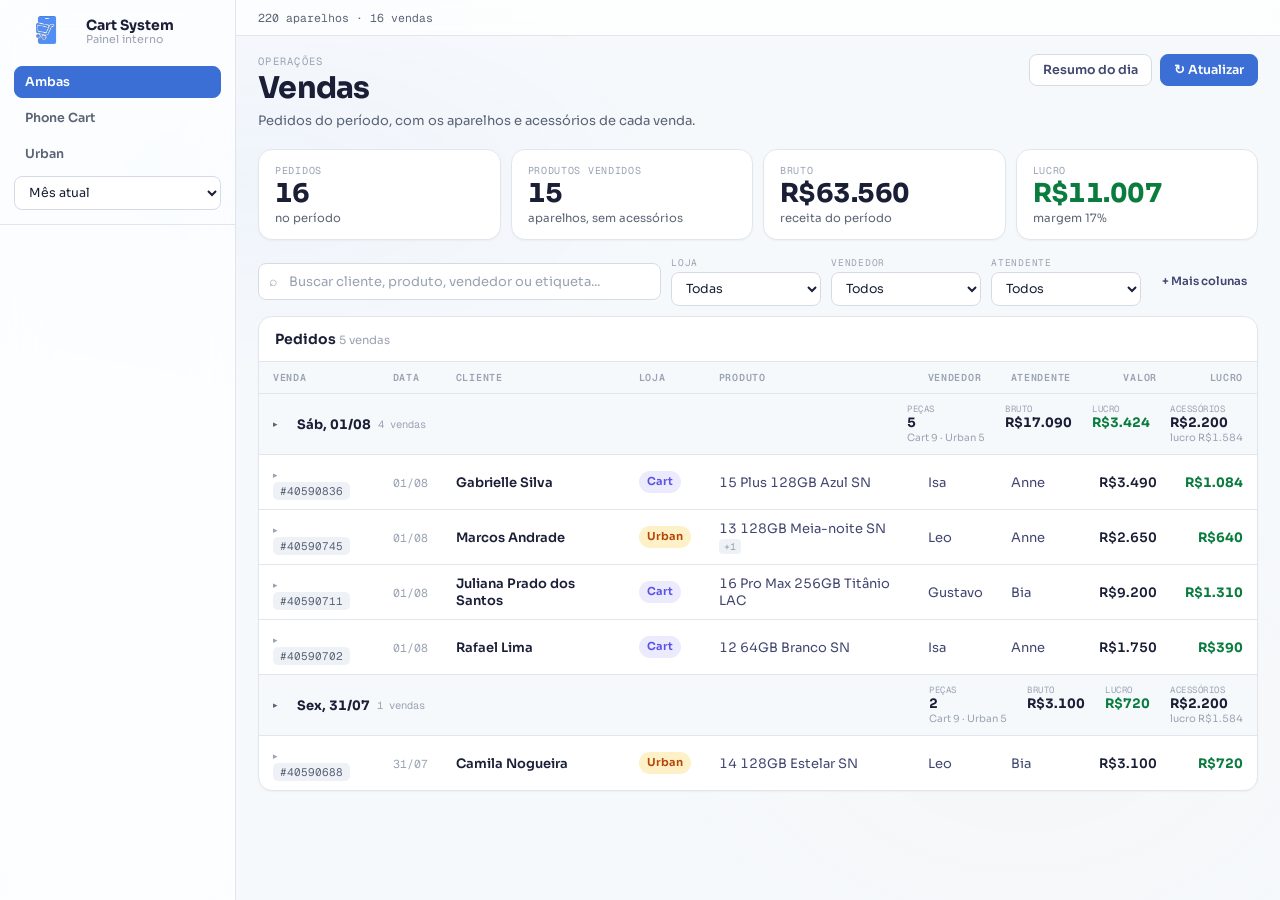
<file: proto-mobile.html>
<!DOCTYPE html>
<html lang="pt-BR">
<head>
<meta charset="UTF-8">
<meta name="viewport" content="width=device-width, initial-scale=1.0">
<title>Proto mobile — Vendas / Estoque</title>
<!-- Banco de provas do celular: o painel de verdade exige login do dono, entao
     esta pagina repete o MESMO html que renderVendas/renderEstoque produzem,
     com dados de mentira, so pra poder olhar o CSS em 390px. -->
<link rel="preconnect" href="https://fonts.googleapis.com">
<link rel="preconnect" href="https://fonts.gstatic.com" crossorigin>
<link rel="stylesheet" href="https://fonts.googleapis.com/css2?family=Sora:wght@400;500;600;700;800&family=Geist+Mono:wght@400;500;600&display=swap">
<link rel="stylesheet" href="css/styles.css">
<link rel="stylesheet" href="css/theme.css">
<link rel="stylesheet" href="css/shell.css">
<link rel="stylesheet" href="css/components.css">
</head>
<body>
<div id="app">
  <aside class="sidebar">
    <div class="sb-brand">
      <img class="sb-logo" src="img/phonecart-icon.png" alt="">
      <div class="sb-brand-txt"><div class="sb-brand-name">Cart System</div><div class="sb-brand-sub">Painel interno</div></div>
    </div>
    <div class="sb-context">
      <div class="sb-stores">
        <button class="sb-store active" data-store="ambas">Ambas</button>
        <button class="sb-store" data-store="cart">Phone Cart</button>
        <button class="sb-store" data-store="urban">Urban</button>
      </div>
      <select class="sb-period"><option>Mês atual</option></select>
    </div>
  </aside>
  <main class="main">
    <div class="topbar"><div class="status-bar">220 aparelhos · 16 vendas</div></div>
    <div class="content" id="content"></div>
  </main>
  <nav class="bottom-tabs">
    <button class="bt-item"><span class="bt-ico">▦</span><span class="bt-label">Dashboard</span></button>
    <button class="bt-item active" id="bt-v"><span class="bt-ico">🛒</span><span class="bt-label">Vendas</span></button>
    <button class="bt-item" id="bt-e"><span class="bt-ico">📦</span><span class="bt-label">Estoque</span></button>
    <button class="bt-item"><span class="bt-ico">👥</span><span class="bt-label">Equipe</span></button>
    <button class="bt-item"><span class="bt-ico">$</span><span class="bt-label">Custos</span></button>
  </nav>
</div>

<script src="js/ui.js"></script>
<script src="proto-mobile.js"></script>
</body>
</html>
</file>
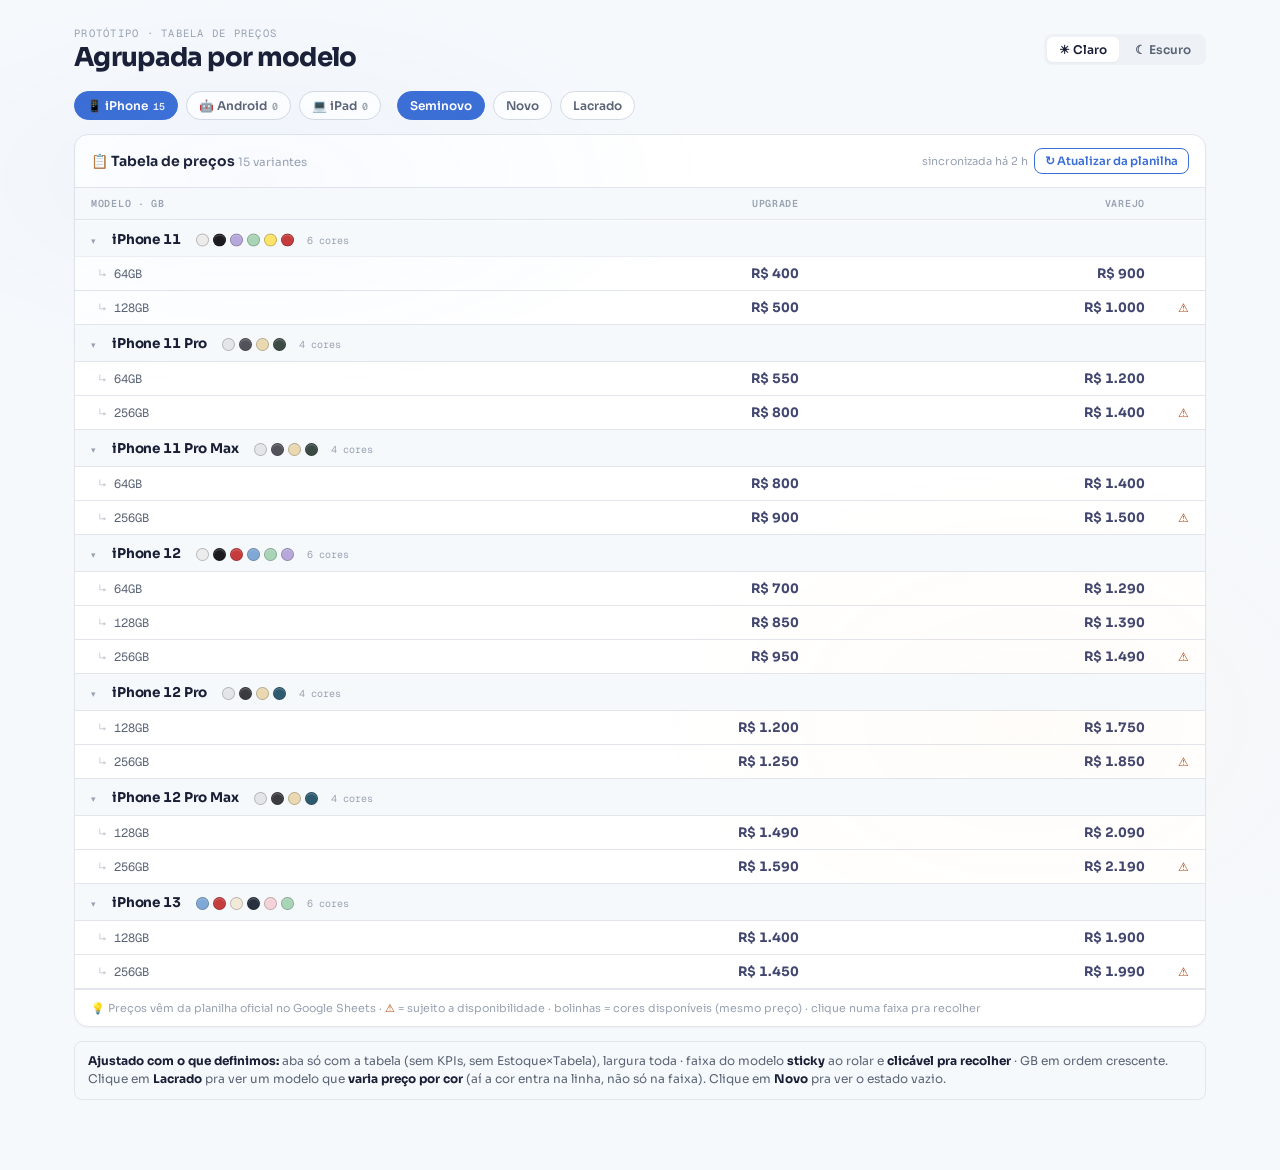
<file: proto-tabela.html>
<!DOCTYPE html>
<html lang="pt-BR">
<head>
<meta charset="UTF-8">
<meta name="viewport" content="width=device-width, initial-scale=1.0">
<title>Protótipo · Tabela Oficial agrupada</title>
<link rel="preconnect" href="https://fonts.googleapis.com">
<link rel="preconnect" href="https://fonts.gstatic.com" crossorigin>
<link rel="stylesheet" href="https://fonts.googleapis.com/css2?family=Sora:wght@400;500;600;700;800&family=Geist+Mono:wght@400;500;600&display=swap">
<link rel="stylesheet" href="css/styles.css">
<link rel="stylesheet" href="css/theme.css">
<link rel="stylesheet" href="css/shell.css">
<link rel="stylesheet" href="css/components.css">
<script>(function(){try{var t=localStorage.getItem('pc_tema');if(t)document.documentElement.setAttribute('data-theme',t);}catch(e){}})();</script>
<style>
  /* Só o que é novo ao protótipo. Tudo via tokens do theme.css (dark mode grátis). */
  body{ background:var(--bg); color:var(--text); margin:0; }
  .proto-wrap{ max-width:1180px; margin:0 auto; padding:26px 24px 70px; }
  .proto-topo{ display:flex; align-items:center; justify-content:space-between; margin-bottom:18px; }
  .proto-tema{ display:flex; gap:4px; background:var(--bg4); border-radius:var(--radius-sm); padding:3px; }
  .proto-tema button{ padding:5px 12px; border:none; border-radius:6px; background:transparent; color:var(--text3);
    font-family:inherit; font-size:12px; font-weight:600; cursor:pointer; }
  .proto-tema button.on{ background:var(--bg2); color:var(--text); box-shadow:var(--shadow-sm); }

  /* faixa de filtros: chips de categoria com ícone + contador (a sacada do PXT) */
  .tp-filtros{ display:flex; flex-wrap:wrap; gap:8px; align-items:center; margin-bottom:14px; }
  .tp-cnt{ font-family:var(--font-mono); font-size:10px; opacity:.6; margin-left:5px; }
  .c-chip.ativo .tp-cnt{ opacity:.85; }

  /* tabela agrupada */
  .tp-tabwrap{ overflow-x:auto; }
  .tp-tab{ width:100%; border-collapse:collapse; font-size:13px; }
  .tp-tab th{
    position:sticky; top:0; z-index:3;
    padding:9px 16px; background:var(--bg3); text-align:left;
    font-family:var(--font-mono); font-size:10px; font-weight:600;
    text-transform:uppercase; letter-spacing:.07em; color:var(--text4);
    border-bottom:1px solid var(--border); white-space:nowrap;
  }
  .tp-tab th.n{ text-align:right; }

  /* faixa do modelo (sticky logo abaixo do cabeçalho) */
  .tp-grupo td{
    position:sticky; top:32px; z-index:2;
    padding:10px 16px 9px; background:var(--bg3); cursor:pointer;
    border-top:1px solid var(--border2); border-bottom:1px solid var(--border);
    user-select:none;
  }
  .tp-grupo:hover td{ background:var(--bg4); }
  .tp-seta{ display:inline-block; width:12px; color:var(--text4); font-size:9px; margin-right:6px; transition:transform .15s; }
  .tp-grupo.fechado .tp-seta{ transform:rotate(-90deg); }
  .tp-grupo-nome{ font-size:13.5px; font-weight:700; color:var(--text); letter-spacing:-.01em; }
  .tp-cores{ display:inline-flex; gap:4px; margin-left:12px; vertical-align:middle; }
  .tp-dot{ width:13px; height:13px; border-radius:50%;
    border:1px solid rgba(0,0,0,.22); box-shadow:inset 0 1px 1px rgba(255,255,255,.25); }
  :root[data-theme="dark"] .tp-dot,
  html:not([data-theme="light"]) .tp-dot{ border-color:rgba(255,255,255,.18); }
  .tp-cores-cap{ font-family:var(--font-mono); font-size:10px; color:var(--text4); margin-left:10px; vertical-align:middle; }
  /* chip informativo NEUTRO — não é alerta (cor = significado, nunca decoração) */
  .tp-varia{ font-family:var(--font-mono); font-size:9px; text-transform:uppercase; letter-spacing:.06em;
    color:var(--text4); background:var(--bg4); padding:1px 6px; border-radius:var(--radius-pill); margin-left:10px; vertical-align:middle; }

  /* linhas de variante */
  .tp-lin td{ padding:8px 16px; border-bottom:1px solid var(--border); color:var(--text2); }
  .tp-lin:hover td{ background:var(--bg3); }
  .tp-gb{ font-family:var(--font-mono); font-size:12px; color:var(--text3); }
  .tp-gb::before{ content:"↳"; color:var(--text4); margin:0 8px 0 8px; opacity:.55; }
  .tp-lin .tp-dot-lin{ width:11px; height:11px; border-radius:50%; display:inline-block; vertical-align:middle;
    margin-right:7px; border:1px solid rgba(0,0,0,.22); }
  .tp-cor-nome{ color:var(--text2); }
  .tp-preco{ text-align:right; font-variant-numeric:tabular-nums; font-weight:700; white-space:nowrap; }
  .tp-up{ color:var(--text2); }
  .tp-var{ color:var(--cart); }
  .tp-warn{ text-align:center; }
  .tp-warn span{ color:var(--warning); font-size:12px; cursor:help; }

  .proto-nota{ font-size:12px; color:var(--text3); background:var(--bg3); border:1px solid var(--border);
    border-radius:var(--radius-sm); padding:10px 13px; margin-top:14px; line-height:1.55; }
  .proto-nota b{ color:var(--text); }
</style>
</head>
<body>
<div class="proto-wrap">

  <div class="proto-topo">
    <div>
      <div class="pg-kicker">PROTÓTIPO · TABELA DE PREÇOS</div>
      <div class="pg-title" style="font-size:26px">Agrupada por modelo</div>
    </div>
    <div class="proto-tema">
      <button id="t-claro" onclick="setTema('light')">☀ Claro</button>
      <button id="t-escuro" onclick="setTema('dark')">☾ Escuro</button>
    </div>
  </div>

  <!-- FILTROS: categoria (ícone + contador) · separador · condição -->
  <div class="tp-filtros" id="filtros"></div>

  <!-- CARD único com a tabela (largura toda) -->
  <div class="c-card">
    <div class="c-card-head">
      <div class="c-card-title">📋 Tabela de preços <span class="c-card-sub" id="sub-contagem"></span></div>
      <div class="c-card-action">
        <span style="font-size:11px;color:var(--text4)">sincronizada há 2 h</span>
        <button class="c-btn c-btn-sm" style="color:var(--cart);border-color:var(--cart)">↻ Atualizar da planilha</button>
      </div>
    </div>
    <div class="c-card-body flush">
      <div id="tabela"></div>
    </div>
    <div style="padding:11px 16px;border-top:1px solid var(--border);font-size:11px;color:var(--text4)">
      💡 Preços vêm da planilha oficial no Google Sheets · <span style="color:var(--warning)">⚠</span> = sujeito a disponibilidade · bolinhas = cores disponíveis (mesmo preço) · clique numa faixa pra recolher
    </div>
  </div>

  <div class="proto-nota">
    <b>Ajustado com o que definimos:</b> aba só com a tabela (sem KPIs, sem Estoque×Tabela), largura toda · faixa do modelo <b>sticky</b> ao rolar e <b>clicável pra recolher</b> · GB em ordem crescente.
    Clique em <b>Lacrado</b> pra ver um modelo que <b>varia preço por cor</b> (aí a cor entra na linha, não só na faixa). Clique em <b>Novo</b> pra ver o estado vazio.
  </div>

</div>

<script>
// ---- Cores reais da planilha -> hex aproximado do produto -------------------
const COR = {
  'Branco':'#ECECEC', 'Preto':'#1C1C1E', 'Roxo':'#B7A8DB', 'Verde':'#A8D5B5',
  'Amarelo':'#FDE36A', 'Vermelho':'#C63B3B', 'Prateado':'#E4E5E7',
  'Cinza Espacial':'#52525A', 'Dourado':'#EAD9B0', 'Verde Meia Noite':'#3B4A45',
  'Azul':'#7FA8D6', 'Azul Pacífico':'#2E5A70', 'Grafite':'#3C3C3E',
  'Estelar':'#F1EAD9', 'Meia Noite':'#26303F', 'Rosa':'#F4D3D8',
  'Cosmic Orange':'#C25A28', 'Deep Blue':'#2E4A6B', 'Silver':'#DDDEE0'
};

// ---- Dados reais (aba precos-referencia da "Maju Tabela") --------------------
const C = ['Prateado','Cinza Espacial','Dourado','Verde Meia Noite'];
const CPRO = ['Prateado','Grafite','Dourado','Azul Pacífico'];
const C11 = ['Branco','Preto','Roxo','Verde','Amarelo','Vermelho'];
const C12 = ['Branco','Preto','Vermelho','Azul','Verde','Roxo'];
const C13 = ['Azul','Vermelho','Estelar','Meia Noite','Rosa','Verde'];
const C17 = ['Cosmic Orange','Deep Blue','Silver'];

const DADOS = [
  // --- Seminovo: cor NÃO muda preço -> bolinhas na faixa ---------------------
  {cat:'iPhone', mod:'11',         gb:'64GB',  cond:'Seminovo', up:400,  var:900,  cores:C11, subj:false},
  {cat:'iPhone', mod:'11',         gb:'128GB', cond:'Seminovo', up:500,  var:1000, cores:C11, subj:true},
  {cat:'iPhone', mod:'11 Pro',     gb:'64GB',  cond:'Seminovo', up:550,  var:1200, cores:C, subj:false},
  {cat:'iPhone', mod:'11 Pro',     gb:'256GB', cond:'Seminovo', up:800,  var:1400, cores:C, subj:true},
  {cat:'iPhone', mod:'11 Pro Max', gb:'64GB',  cond:'Seminovo', up:800,  var:1400, cores:C, subj:false},
  {cat:'iPhone', mod:'11 Pro Max', gb:'256GB', cond:'Seminovo', up:900,  var:1500, cores:C, subj:true},
  {cat:'iPhone', mod:'12',         gb:'64GB',  cond:'Seminovo', up:700,  var:1290, cores:C12, subj:false},
  {cat:'iPhone', mod:'12',         gb:'128GB', cond:'Seminovo', up:850,  var:1390, cores:C12, subj:false},
  {cat:'iPhone', mod:'12',         gb:'256GB', cond:'Seminovo', up:950,  var:1490, cores:C12, subj:true},
  {cat:'iPhone', mod:'12 Pro',     gb:'128GB', cond:'Seminovo', up:1200, var:1750, cores:CPRO, subj:false},
  {cat:'iPhone', mod:'12 Pro',     gb:'256GB', cond:'Seminovo', up:1250, var:1850, cores:CPRO, subj:true},
  {cat:'iPhone', mod:'12 Pro Max', gb:'128GB', cond:'Seminovo', up:1490, var:2090, cores:CPRO, subj:false},
  {cat:'iPhone', mod:'12 Pro Max', gb:'256GB', cond:'Seminovo', up:1590, var:2190, cores:CPRO, subj:true},
  {cat:'iPhone', mod:'13',         gb:'128GB', cond:'Seminovo', up:1400, var:1900, cores:C13, subj:false},
  {cat:'iPhone', mod:'13',         gb:'256GB', cond:'Seminovo', up:1450, var:1990, cores:C13, subj:true},

  // --- Lacrado: cor MUDA preço -> `cor` na própria linha (ilustrativo) -------
  {cat:'iPhone', mod:'17 Pro Max', gb:'256GB', cond:'Lacrado', cor:'Cosmic Orange', up:6800, var:7600, cores:C17, subj:false},
  {cat:'iPhone', mod:'17 Pro Max', gb:'256GB', cond:'Lacrado', cor:'Deep Blue',     up:6700, var:7500, cores:C17, subj:false},
  {cat:'iPhone', mod:'17 Pro Max', gb:'256GB', cond:'Lacrado', cor:'Silver',        up:6750, var:7550, cores:C17, subj:true},
  {cat:'iPhone', mod:'17 Pro Max', gb:'512GB', cond:'Lacrado', cor:'Cosmic Orange', up:7300, var:8100, cores:C17, subj:false},
  {cat:'iPhone', mod:'17 Pro Max', gb:'512GB', cond:'Lacrado', cor:'Deep Blue',     up:7250, var:8050, cores:C17, subj:false},
  {cat:'iPhone', mod:'17 Pro Max', gb:'512GB', cond:'Lacrado', cor:'Silver',        up:7280, var:8080, cores:C17, subj:false},
];

const CATS = [ {k:'iPhone', ico:'📱'}, {k:'Android', ico:'🤖'}, {k:'iPad', ico:'💻'} ];
const CONDS = ['Seminovo','Novo','Lacrado'];
let cat = 'iPhone', cond = 'Seminovo';
let fechados = new Set();   // chaves de modelos recolhidos

const brl = n => 'R$ ' + Number(n).toLocaleString('pt-BR');
const gbNum = g => { const m = String(g).match(/([\d.]+)\s*(TB|GB)/i); if(!m) return 0;
  return parseFloat(m[1]) * (/tb/i.test(m[2]) ? 1024 : 1); };

function setTema(t){
  document.documentElement.setAttribute('data-theme', t);
  try{ localStorage.setItem('pc_tema', t); }catch(e){}
  document.getElementById('t-claro').classList.toggle('on', t==='light');
  document.getElementById('t-escuro').classList.toggle('on', t==='dark');
}
function setCat(c){ cat=c; render(); }
function setCond(c){ cond=c; render(); }
function toggleGrupo(k){ if(fechados.has(k)) fechados.delete(k); else fechados.add(k); render(); }

function render(){
  // filtros
  const cont = c => DADOS.filter(d=>d.cat===c && d.cond===cond).length;
  const chips = CATS.map(c=>`
    <button class="c-chip${c.k===cat?' ativo':''}" onclick="setCat('${c.k}')">
      ${c.ico} ${c.k}<span class="tp-cnt">${cont(c.k)}</span>
    </button>`).join('');
  const conds = CONDS.map(cd=>`
    <button class="c-chip${cd===cond?' ativo':''}" onclick="setCond('${cd}')">${cd}</button>`).join('');
  document.getElementById('filtros').innerHTML = chips + `<div class="c-sep"></div>` + conds;

  const linhas = DADOS.filter(d=>d.cat===cat && d.cond===cond);
  document.getElementById('sub-contagem').textContent = linhas.length ? `${linhas.length} variantes` : '';

  const alvo = document.getElementById('tabela');
  if(!linhas.length){
    alvo.innerHTML = `<div class="c-vazio">
      <div class="c-vazio-ico">🗂️</div>
      <div class="c-vazio-titulo">Sem preços para ${cat} · ${cond}</div>
      <div class="c-vazio-texto">Essa combinação ainda não tem linha na planilha. Adicione em <b>${cat} → ${cond}</b> no Google Sheets e clique em “Atualizar da planilha”.</div>
    </div>`;
    return;
  }

  // agrupa por modelo, preservando ordem
  const grupos = [];
  linhas.forEach(d=>{
    let g = grupos.find(x=>x.mod===d.mod);
    if(!g){ g = {mod:d.mod, cores:d.cores, itens:[], variaCor:false}; grupos.push(g); }
    if(d.cor) g.variaCor = true;
    g.itens.push(d);
  });

  const dot = (c,cls='tp-dot') => `<span class="${cls}" style="background:${COR[c]||'var(--text4)'}" title="${c}"></span>`;

  const corpo = grupos.map(g=>{
    const k = g.mod;
    const aberto = !fechados.has(k);
    const faixa = `<tr class="tp-grupo${aberto?'':' fechado'}" onclick="toggleGrupo('${k.replace(/'/g,"\\'")}')"><td colspan="4">
      <span class="tp-seta">▾</span>
      <span class="tp-grupo-nome">iPhone ${g.mod}</span>
      <span class="tp-cores">${g.cores.map(c=>dot(c)).join('')}</span>
      <span class="tp-cores-cap">${g.cores.length} cores</span>
      ${g.variaCor?'<span class="tp-varia">preço varia por cor</span>':''}
    </td></tr>`;

    if(!aberto) return faixa;

    // ordena: GB crescente; se varia por cor, cor como desempate
    const itens = g.itens.slice().sort((a,b)=> gbNum(a.gb)-gbNum(b.gb)
      || String(a.cor||'').localeCompare(String(b.cor||''),'pt-BR'));

    const vars = itens.map(d=>{
      const rotulo = d.cor
        ? `<span class="tp-gb" style="padding-left:0">${d.gb}</span> &nbsp;${dot(d.cor,'tp-dot-lin')}<span class="tp-cor-nome">${d.cor}</span>`
        : `<span class="tp-gb">${d.gb}</span>`;
      return `<tr class="tp-lin">
        <td>${rotulo}</td>
        <td class="tp-preco tp-up">${brl(d.up)}</td>
        <td class="tp-preco tp-var">${brl(d.var)}</td>
        <td class="tp-warn">${d.subj?'<span title="Sujeito a disponibilidade">⚠</span>':''}</td>
      </tr>`;
    }).join('');
    return faixa + vars;
  }).join('');

  alvo.innerHTML = `<div class="tp-tabwrap"><table class="tp-tab">
    <thead><tr>
      <th>Modelo · GB</th>
      <th class="n">Upgrade</th>
      <th class="n">Varejo</th>
      <th style="width:44px"></th>
    </tr></thead>
    <tbody>${corpo}</tbody>
  </table></div>`;
}

setTema(document.documentElement.getAttribute('data-theme') || 'light');
render();
</script>
</body>
</html>
</file>
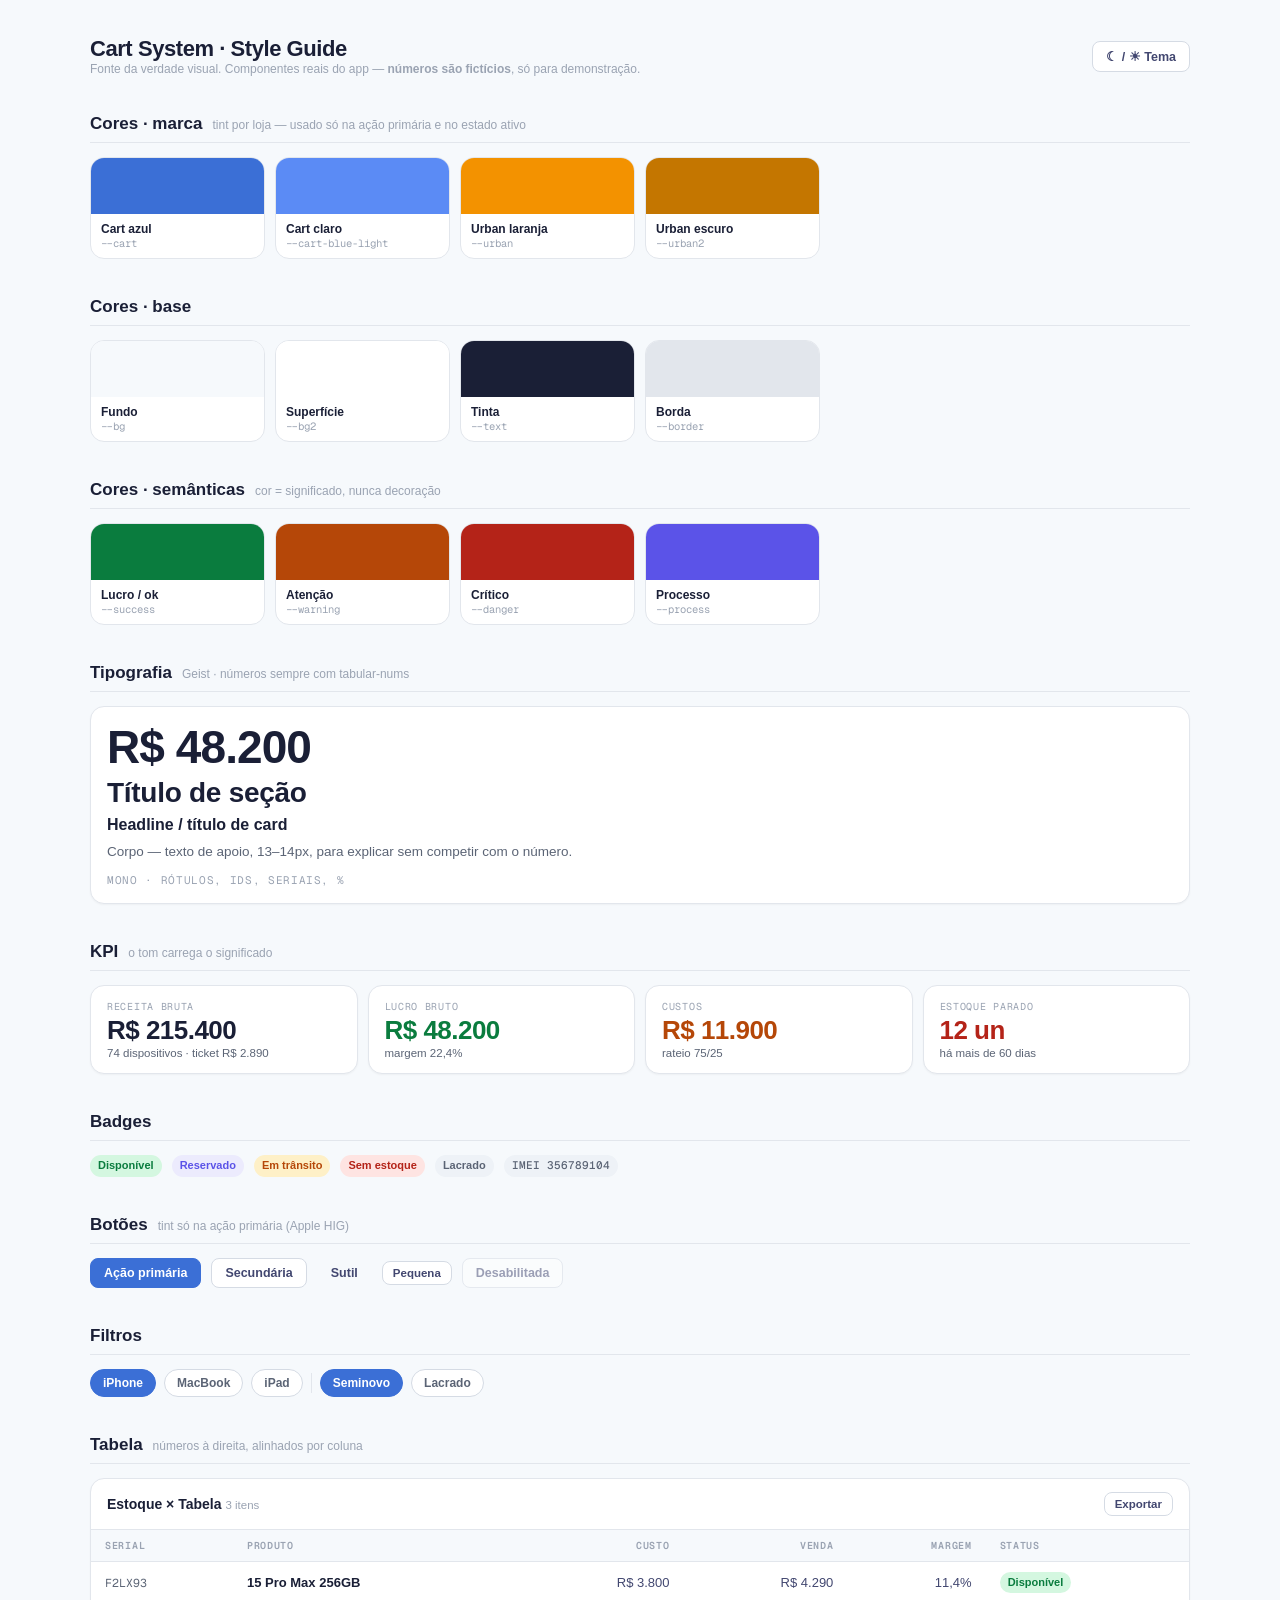
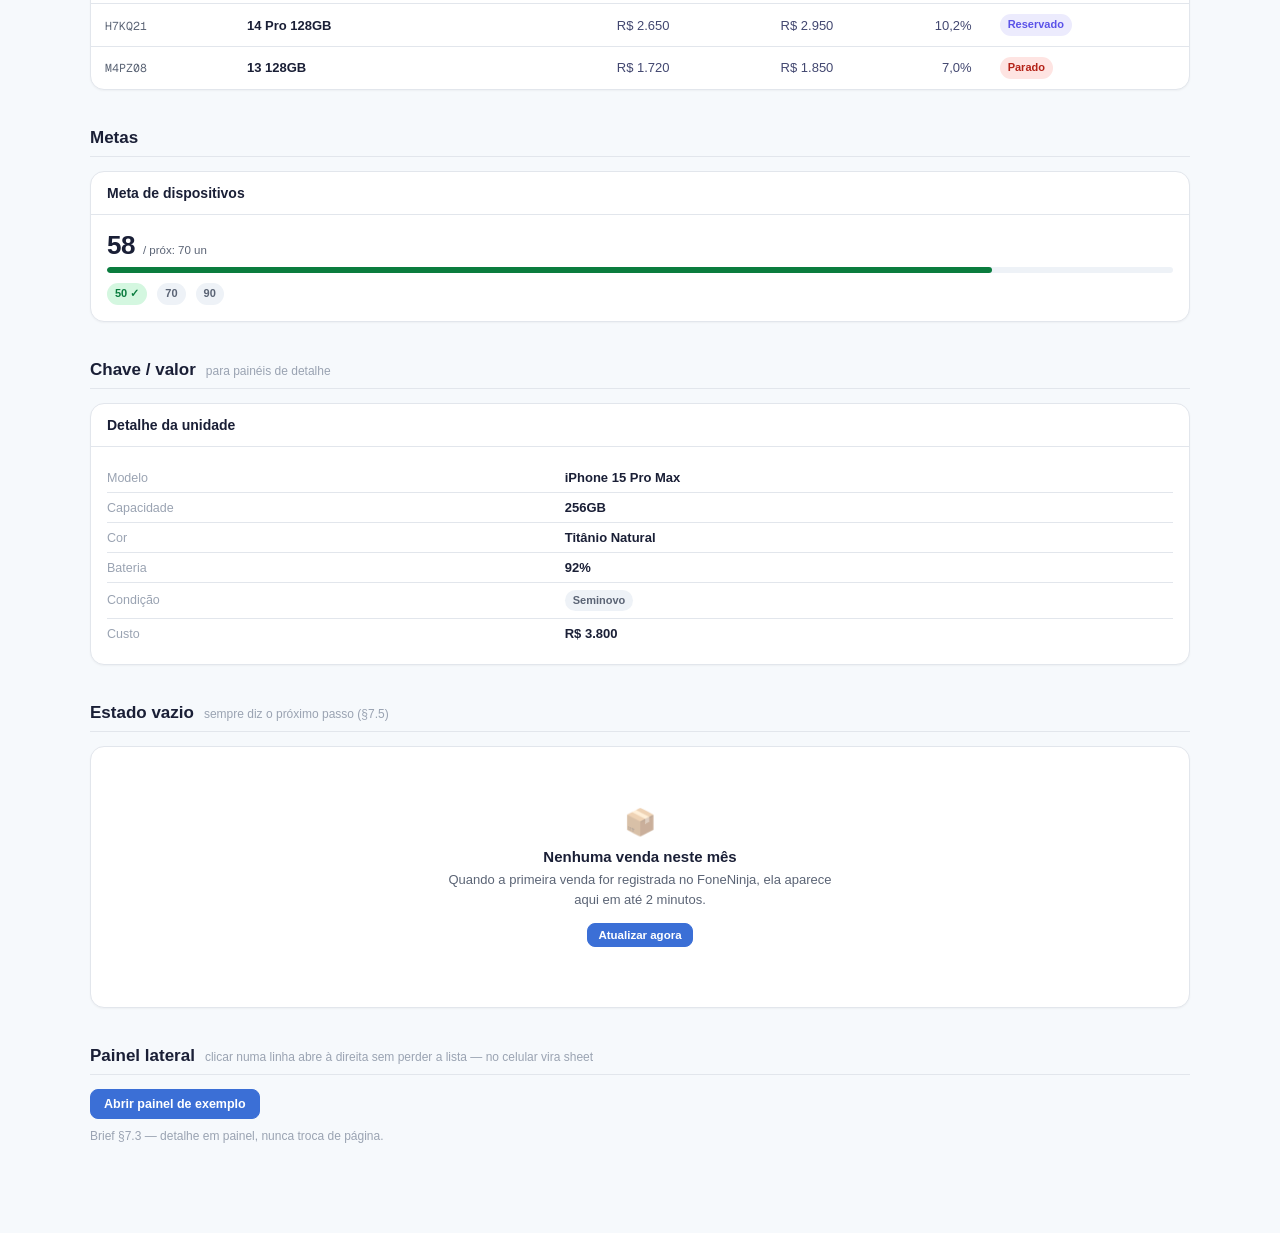
<file: styleguide.html>
<!DOCTYPE html>
<html lang="pt-BR">
<head>
<meta charset="UTF-8">
<meta name="viewport" content="width=device-width, initial-scale=1.0">
<title>Cart System — Style Guide</title>
<link rel="preconnect" href="https://fonts.googleapis.com">
<link rel="preconnect" href="https://fonts.gstatic.com" crossorigin>
<link rel="stylesheet" href="https://fonts.googleapis.com/css2?family=Geist:wght@400;500;600;700;800&family=Geist+Mono:wght@400;500;600&display=swap">
<link rel="stylesheet" href="css/theme.css">
<link rel="stylesheet" href="css/components.css">
<script>(function(){try{var t=localStorage.getItem('sg_tema');if(t)document.documentElement.setAttribute('data-theme',t);}catch(e){}})();</script>
<style>
  body{ background:var(--bg); color:var(--text); font-family:var(--font-sans); }
  .sg-wrap{ max-width:1100px; margin:0 auto; padding:28px 24px 80px; }
  .sg-top{ display:flex; align-items:center; gap:14px; margin-bottom:6px; }
  .sg-sec{ margin-top:38px; }
  .sg-sec-h{ display:flex; align-items:baseline; gap:10px; margin-bottom:14px;
             padding-bottom:8px; border-bottom:1px solid var(--border); }
  .sg-sec-t{ font-size:17px; font-weight:700; }
  .sg-sec-d{ font-size:12px; color:var(--text4); }
  .sg-row{ display:flex; flex-wrap:wrap; gap:10px; align-items:center; }
  .sg-swatches{ display:grid; grid-template-columns:repeat(auto-fill,minmax(150px,1fr)); gap:10px; }
  .sg-sw{ border:1px solid var(--border); border-radius:var(--radius-card); overflow:hidden; background:var(--bg2); }
  .sg-sw-c{ height:56px; }
  .sg-sw-t{ padding:8px 10px; }
  .sg-sw-n{ font-size:12px; font-weight:650; }
  .sg-sw-v{ font-family:var(--font-mono); font-size:10.5px; color:var(--text4); }
  .sg-note{ font-size:12px; color:var(--text4); margin-top:8px; line-height:1.5; }
</style>
</head>
<body>
<div class="sg-wrap">

  <div class="sg-top">
    <div>
      <div style="font-size:22px;font-weight:750;letter-spacing:-.02em">Cart System · Style Guide</div>
      <div class="sg-sec-d">Fonte da verdade visual. Componentes reais do app — <b>números são fictícios</b>, só para demonstração.</div>
    </div>
    <div style="margin-left:auto;display:flex;gap:8px">
      <button class="c-btn" onclick="alternar()">☾ / ☀ Tema</button>
    </div>
  </div>

  <div id="sg"></div>
</div>

<script src="js/ui.js"></script>
<script>
function alternar(){
  const a = document.documentElement.getAttribute('data-theme');
  const escuroSist = matchMedia('(prefers-color-scheme: dark)').matches;
  const novo = a ? (a==='dark'?'light':'dark') : (escuroSist?'light':'dark');
  document.documentElement.setAttribute('data-theme', novo);
  try{ localStorage.setItem('sg_tema', novo); }catch(e){}
}

const sec = (titulo, desc, corpo) => `
  <div class="sg-sec">
    <div class="sg-sec-h"><span class="sg-sec-t">${titulo}</span><span class="sg-sec-d">${desc||''}</span></div>
    ${corpo}
  </div>`;

const swatch = (nome, varname) => `
  <div class="sg-sw">
    <div class="sg-sw-c" style="background:var(${varname})"></div>
    <div class="sg-sw-t"><div class="sg-sw-n">${nome}</div><div class="sg-sw-v">${varname}</div></div>
  </div>`;

const brl = n => 'R$ ' + Number(n||0).toLocaleString('pt-BR');

document.getElementById('sg').innerHTML = [

  sec('Cores · marca', 'tint por loja — usado só na ação primária e no estado ativo', `
    <div class="sg-swatches">
      ${swatch('Cart azul','--cart')}${swatch('Cart claro','--cart-blue-light')}
      ${swatch('Urban laranja','--urban')}${swatch('Urban escuro','--urban2')}
    </div>`),

  sec('Cores · base', '', `
    <div class="sg-swatches">
      ${swatch('Fundo','--bg')}${swatch('Superfície','--bg2')}
      ${swatch('Tinta','--text')}${swatch('Borda','--border')}
    </div>`),

  sec('Cores · semânticas', 'cor = significado, nunca decoração', `
    <div class="sg-swatches">
      ${swatch('Lucro / ok','--success')}${swatch('Atenção','--warning')}
      ${swatch('Crítico','--danger')}${swatch('Processo','--process')}
    </div>`),

  sec('Tipografia', 'Geist · números sempre com tabular-nums', `
    <div class="c-card"><div class="c-card-body">
      <div class="t-display">${brl(48200)}</div>
      <div class="t-title" style="margin-top:6px">Título de seção</div>
      <div class="t-headline" style="margin-top:6px">Headline / título de card</div>
      <div class="t-body" style="margin-top:6px;color:var(--text3)">Corpo — texto de apoio, 13–14px, para explicar sem competir com o número.</div>
      <div class="label-mono" style="margin-top:10px">MONO · rótulos, ids, seriais, %</div>
    </div></div>`),

  sec('KPI', 'o tom carrega o significado', UI.kpis([
      {rotulo:'Receita bruta', valor:brl(215400), sub:'74 dispositivos · ticket '+brl(2890)},
      {rotulo:'Lucro bruto',   valor:brl(48200),  sub:'margem 22,4%', tom:'ok'},
      {rotulo:'Custos',        valor:brl(11900),   sub:'rateio 75/25',  tom:'alerta'},
      {rotulo:'Estoque parado',valor:'12 un',      sub:'há mais de 60 dias', tom:'critico'},
    ])),

  sec('Badges', '', `<div class="sg-row">
      ${UI.badge('Disponível','ok')} ${UI.badge('Reservado','processo')}
      ${UI.badge('Em trânsito','alerta')} ${UI.badge('Sem estoque','critico')}
      ${UI.badge('Lacrado')} ${UI.badge('IMEI 356789104','',true)}
    </div>`),

  sec('Botões', 'tint só na ação primária (Apple HIG)', `<div class="sg-row">
      ${UI.btn('Ação primária',{variante:'primario'})}
      ${UI.btn('Secundária')}
      ${UI.btn('Sutil',{variante:'sutil'})}
      ${UI.btn('Pequena',{sm:true})}
      ${UI.btn('Desabilitada',{disabled:true})}
    </div>`),

  sec('Filtros', '', UI.toolbar(
      UI.chip('iPhone', true, ''), UI.chip('MacBook', false, ''), UI.chip('iPad', false, ''),
      UI.sep(), UI.chip('Seminovo', true, ''), UI.chip('Lacrado', false, ''))),

  sec('Tabela', 'números à direita, alinhados por coluna', UI.card({
      titulo:'Estoque × Tabela', sub:'3 itens', flush:true,
      acao: UI.btn('Exportar',{sm:true}),
      corpo: UI.tabela({
        colunas:[{titulo:'Serial'},{titulo:'Produto'},{titulo:'Custo',num:true},{titulo:'Venda',num:true},{titulo:'Margem',num:true},{titulo:'Status'}],
        linhas:[
          [{v:'F2LX93',classe:'mono'}, {v:'15 Pro Max 256GB',classe:'forte'}, brl(3800), brl(4290), {v:'11,4%'}, UI.badge('Disponível','ok')],
          [{v:'H7KQ21',classe:'mono'}, {v:'14 Pro 128GB',classe:'forte'},     brl(2650), brl(2950), {v:'10,2%'}, UI.badge('Reservado','processo')],
          [{v:'M4PZ08',classe:'mono'}, {v:'13 128GB',classe:'forte'},         brl(1720), brl(1850), {v:'7,0%'},  UI.badge('Parado','critico')],
        ]})})),

  sec('Metas', '', UI.card({titulo:'Meta de dispositivos', corpo:`
      <div style="display:flex;align-items:baseline;gap:8px;margin-bottom:8px">
        <span class="c-kpi-value">58</span><span class="c-kpi-sub">/ próx: 70 un</span>
      </div>
      ${UI.barra(83,'ok')}
      <div class="sg-row" style="margin-top:10px">${UI.badge('50 ✓','ok')} ${UI.badge('70')} ${UI.badge('90')}</div>`})),

  sec('Chave / valor', 'para painéis de detalhe', UI.card({titulo:'Detalhe da unidade', corpo:
      UI.kv('Modelo','iPhone 15 Pro Max') + UI.kv('Capacidade','256GB') +
      UI.kv('Cor','Titânio Natural') + UI.kv('Bateria','92%') +
      UI.kv('Condição', UI.badge('Seminovo')) + UI.kv('Custo', brl(3800))})),

  sec('Estado vazio', 'sempre diz o próximo passo (§7.5)', UI.card({corpo:
      UI.vazio({ico:'📦', titulo:'Nenhuma venda neste mês',
                texto:'Quando a primeira venda for registrada no FoneNinja, ela aparece aqui em até 2 minutos.',
                acao: UI.btn('Atualizar agora',{variante:'primario', sm:true})})})),

  sec('Painel lateral', 'clicar numa linha abre à direita sem perder a lista — no celular vira sheet', `
    <div class="sg-row">${UI.btn('Abrir painel de exemplo',{onclick:"exemploPainel()",variante:'primario'})}</div>
    <div class="sg-note">Brief §7.3 — detalhe em painel, nunca troca de página.</div>`),

].join('');

function exemploPainel(){
  UI.abrirPainel({titulo:'iPhone 15 Pro Max · 256GB', corpo:
    UI.kv('Serial','F2LX93') + UI.kv('Cor','Titânio Natural') + UI.kv('Bateria','92%') +
    UI.kv('Condição', UI.badge('Seminovo')) + UI.kv('Status', UI.badge('Disponível','ok')) +
    UI.kv('Custo', brl(3800)) + UI.kv('Venda tabela', brl(4290)) +
    `<div style="margin-top:16px">${UI.btn('Ver histórico',{variante:'primario',sm:true})} ${UI.btn('Exportar WhatsApp',{sm:true})}</div>`});
}
</script>
</body>
</html>
</file>
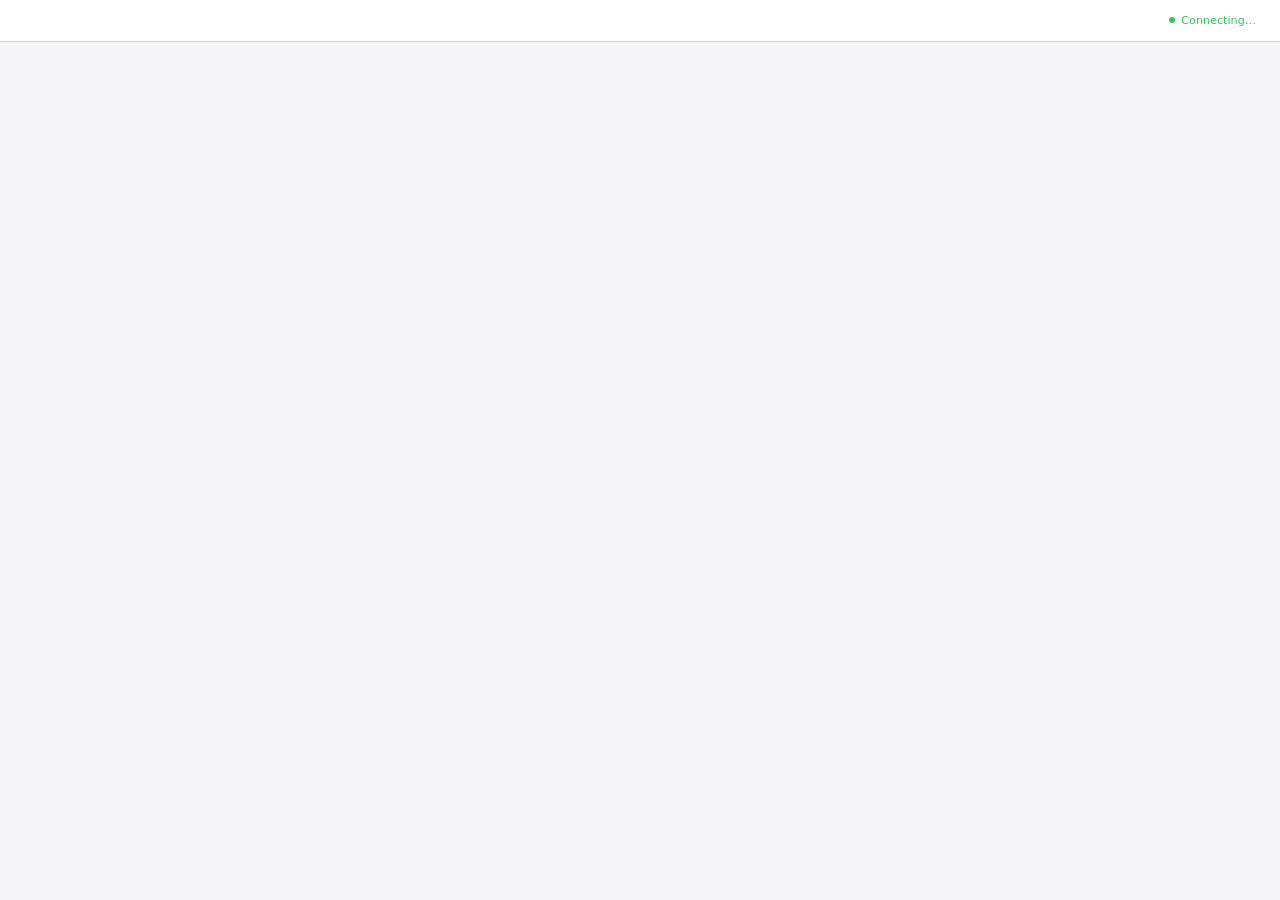
<file: .claude/skills/superpowers/brainstorming/scripts/frame-template.html>
<!DOCTYPE html>
<html>
<head>
  <meta charset="utf-8">
  <title>Superpowers Brainstorming</title>
  <style>
    /*
     * BRAINSTORM COMPANION FRAME TEMPLATE
     *
     * This template provides a consistent frame with:
     * - OS-aware light/dark theming
     * - Header branding and connection status
     * - Scrollable main content area
     * - CSS helpers for common UI patterns
     *
     * Content is injected via placeholder comment in #frame-content.
     */

    * { box-sizing: border-box; margin: 0; padding: 0; }
    html, body { height: 100%; overflow: hidden; }

    /* ===== THEME VARIABLES ===== */
    :root {
      --bg-primary: #f5f5f7;
      --bg-secondary: #ffffff;
      --bg-tertiary: #e5e5e7;
      --border: #d1d1d6;
      --text-primary: #1d1d1f;
      --text-secondary: #86868b;
      --text-tertiary: #aeaeb2;
      --accent: #0071e3;
      --accent-hover: #0077ed;
      --success: #34c759;
      --warning: #ff9f0a;
      --error: #ff3b30;
      --selected-bg: #e8f4fd;
      --selected-border: #0071e3;
    }

    @media (prefers-color-scheme: dark) {
      :root {
        --bg-primary: #1d1d1f;
        --bg-secondary: #2d2d2f;
        --bg-tertiary: #3d3d3f;
        --border: #424245;
        --text-primary: #f5f5f7;
        --text-secondary: #86868b;
        --text-tertiary: #636366;
        --accent: #0a84ff;
        --accent-hover: #409cff;
        --selected-bg: rgba(10, 132, 255, 0.15);
        --selected-border: #0a84ff;
      }
    }

    body {
      font-family: system-ui, -apple-system, BlinkMacSystemFont, sans-serif;
      background: var(--bg-primary);
      color: var(--text-primary);
      display: flex;
      flex-direction: column;
      line-height: 1.5;
    }

    /* ===== FRAME STRUCTURE ===== */
    .brand { display: flex; align-items: center; min-width: 0; overflow: hidden; color: var(--text-secondary); line-height: 1; }
    .brand a { color: inherit; text-decoration: none; display: flex; align-items: center; gap: 0.5rem; min-width: 0; max-width: 100%; line-height: 1; }
    .brand-copy { display: block; min-width: 0; overflow: hidden; text-overflow: ellipsis; white-space: nowrap; line-height: 1; transform: translateY(-1px); }
    .brand-logo { display: block; height: 1em; width: auto; max-width: 180px; flex-shrink: 0; filter: invert(1); }
    @media (prefers-color-scheme: dark) {
      .brand-logo { filter: none; }
    }
    .status { font-size: 0.7rem; color: var(--status-color, var(--success)); display: flex; align-items: center; gap: 0.4rem; justify-self: end; white-space: nowrap; line-height: 1; }
    .status::before { content: ''; width: 6px; height: 6px; background: var(--status-color, var(--success)); border-radius: 50%; }

    .main { flex: 1; overflow-y: auto; }
    #frame-content { padding: 2rem; min-height: 100%; }

    .header {
      background: var(--bg-secondary);
      border-bottom: 1px solid var(--border);
      padding: 0.5rem 1.5rem;
      flex-shrink: 0;
      display: grid;
      grid-template-columns: minmax(0, 1fr) auto;
      align-items: center;
      gap: 1rem;
      min-height: 42px;
    }
    .header .brand { justify-self: start; width: 100%; font-size: 0.75rem; line-height: 1; }
    .header .status { grid-column: 2; line-height: 1; }
    .header span {
      font-size: 0.75rem;
      color: var(--text-secondary);
    }
    .header .selected-text {
      color: var(--accent);
      font-weight: 500;
    }

    /* ===== TYPOGRAPHY ===== */
    h2 { font-size: 1.5rem; font-weight: 600; margin-bottom: 0.5rem; }
    h3 { font-size: 1.1rem; font-weight: 600; margin-bottom: 0.25rem; }
    .subtitle { color: var(--text-secondary); margin-bottom: 1.5rem; }
    .section { margin-bottom: 2rem; }
    .label { font-size: 0.7rem; color: var(--text-secondary); text-transform: uppercase; letter-spacing: 0.05em; margin-bottom: 0.5rem; }

    /* ===== OPTIONS (for A/B/C choices) ===== */
    .options { display: flex; flex-direction: column; gap: 0.75rem; }
    .option {
      background: var(--bg-secondary);
      border: 2px solid var(--border);
      border-radius: 12px;
      padding: 1rem 1.25rem;
      cursor: pointer;
      transition: all 0.15s ease;
      display: flex;
      align-items: flex-start;
      gap: 1rem;
    }
    .option:hover { border-color: var(--accent); }
    .option.selected { background: var(--selected-bg); border-color: var(--selected-border); }
    .option .letter {
      background: var(--bg-tertiary);
      color: var(--text-secondary);
      width: 1.75rem; height: 1.75rem;
      border-radius: 6px;
      display: flex; align-items: center; justify-content: center;
      font-weight: 600; font-size: 0.85rem; flex-shrink: 0;
    }
    .option.selected .letter { background: var(--accent); color: white; }
    .option .content { flex: 1; }
    .option .content h3 { font-size: 0.95rem; margin-bottom: 0.15rem; }
    .option .content p { color: var(--text-secondary); font-size: 0.85rem; margin: 0; }

    /* ===== CARDS (for showing designs/mockups) ===== */
    .cards { display: grid; grid-template-columns: repeat(auto-fit, minmax(280px, 1fr)); gap: 1rem; }
    .card {
      background: var(--bg-secondary);
      border: 1px solid var(--border);
      border-radius: 12px;
      overflow: hidden;
      cursor: pointer;
      transition: all 0.15s ease;
    }
    .card:hover { border-color: var(--accent); transform: translateY(-2px); box-shadow: 0 4px 12px rgba(0,0,0,0.1); }
    .card.selected { border-color: var(--selected-border); border-width: 2px; }
    .card-image { background: var(--bg-tertiary); aspect-ratio: 16/10; display: flex; align-items: center; justify-content: center; }
    .card-body { padding: 1rem; }
    .card-body h3 { margin-bottom: 0.25rem; }
    .card-body p { color: var(--text-secondary); font-size: 0.85rem; }

    /* ===== MOCKUP CONTAINER ===== */
    .mockup {
      background: var(--bg-secondary);
      border: 1px solid var(--border);
      border-radius: 12px;
      overflow: hidden;
      margin-bottom: 1.5rem;
    }
    .mockup-header {
      background: var(--bg-tertiary);
      padding: 0.5rem 1rem;
      font-size: 0.75rem;
      color: var(--text-secondary);
      border-bottom: 1px solid var(--border);
    }
    .mockup-body { padding: 1.5rem; }

    /* ===== SPLIT VIEW (side-by-side comparison) ===== */
    .split { display: grid; grid-template-columns: 1fr 1fr; gap: 1.5rem; }
    @media (max-width: 700px) { .split { grid-template-columns: 1fr; } }

    /* ===== PROS/CONS ===== */
    .pros-cons { display: grid; grid-template-columns: 1fr 1fr; gap: 1rem; margin: 1rem 0; }
    .pros, .cons { background: var(--bg-secondary); border-radius: 8px; padding: 1rem; }
    .pros h4 { color: var(--success); font-size: 0.85rem; margin-bottom: 0.5rem; }
    .cons h4 { color: var(--error); font-size: 0.85rem; margin-bottom: 0.5rem; }
    .pros ul, .cons ul { margin-left: 1.25rem; font-size: 0.85rem; color: var(--text-secondary); }
    .pros li, .cons li { margin-bottom: 0.25rem; }

    /* ===== PLACEHOLDER (for mockup areas) ===== */
    .placeholder {
      background: var(--bg-tertiary);
      border: 2px dashed var(--border);
      border-radius: 8px;
      padding: 2rem;
      text-align: center;
      color: var(--text-tertiary);
    }

    /* ===== INLINE MOCKUP ELEMENTS ===== */
    .mock-nav { background: var(--accent); color: white; padding: 0.75rem 1rem; display: flex; gap: 1.5rem; font-size: 0.9rem; }
    .mock-sidebar { background: var(--bg-tertiary); padding: 1rem; min-width: 180px; }
    .mock-content { padding: 1.5rem; flex: 1; }
    .mock-button { background: var(--accent); color: white; border: none; padding: 0.5rem 1rem; border-radius: 6px; font-size: 0.85rem; }
    .mock-input { background: var(--bg-primary); border: 1px solid var(--border); border-radius: 6px; padding: 0.5rem; width: 100%; }
  </style>
</head>
<body>
  <div class="header">
    <!-- BRANDING -->
    <div class="status">Connecting…</div>
  </div>

  <div class="main">
    <div id="frame-content">
      <!-- CONTENT -->
    </div>
  </div>

</body>
</html>
</file>
<file: css/theme.css>
/* ============================================================================
   THEME — tokens canonicos do Design Brief (v1, jul/2026)
   Carregado DEPOIS de styles.css de proposito: redefine os custom properties
   sem precisar reescrever o CSS antigo. Os nomes legados (--cart, --text3...)
   continuam existindo e agora apontam para os valores do brief.
   ========================================================================= */

:root{
  /* -- Marca ------------------------------------------------------------ */
  --cart-blue:#3b6fd6;        --cart-blue-light:#5b8bf5;
  --urban-orange:#F39200;     --urban-orange-dk:#c47600;

  /* -- Base ------------------------------------------------------------- */
  --ink:#1a1f36;
  --text-secondary:#5b6475;
  --text-muted:#9aa3b2;

  /* -- Semanticas (cor = significado, nunca decoracao) ------------------ */
  --success:#0a7c3e;  --success-bg:#d4f7e0;
  --warning:#b54708;  --warning-bg:#fef0c7;
  --danger:#b42318;   --danger-bg:#fee4e2;
  --process:#5b53e8;  --process-bg:#ecebfd;

  /* -- Escala tipografica (HIG) ----------------------------------------- */
  --fs-display:46px;  --lh-display:1.05;
  --fs-title:28px;    --lh-title:1.15;
  --fs-headline:16px; --lh-headline:1.3;
  --fs-body:13.5px;   --lh-body:1.5;
  --fs-caption:11.5px;--lh-caption:1.4;

  --font-sans:'Sora',-apple-system,BlinkMacSystemFont,'Inter',sans-serif;
  --font-mono:'Geist Mono','SF Mono',ui-monospace,Menlo,monospace;

  /* -- Forma ------------------------------------------------------------ */
  --radius-card:14px;
  --radius-sm:8px;
  --radius-pill:999px;

  /* -- Layout do shell -------------------------------------------------- */
  --sidebar-w:236px;
  --bottomtab-h:60px;

  /* == Aliases legados -> valores do brief ============================== */
  --bg:#f6f9fc;
  --bg2:#ffffff;
  --bg3:#f6f9fc;
  --bg4:#eef2f7;
  --card:#ffffff;
  --glass:rgba(255,255,255,.72);
  --border:#e2e6ec;            /* brief: #e2e6ec (antes era #e6e8eb) */
  --border2:#d5dbe4;
  --border3:#c1c9d2;

  --text:#1a1f36;
  --text2:#424770;
  --text3:#5b6475;
  --text4:#9aa3b2;

  --cart:#3b6fd6;              /* brief: azul da marca e o #3b6fd6 */
  --cart2:#2b57ad;
  --urban:#F39200;
  --urban2:#c47600;

  --green:#0a7c3e;  --green2:#0d9647;  --green-bg:#d4f7e0;
  --red:#b42318;    --red-bg:#fee4e2;
  --yellow:#b54708; --yellow-bg:#fef0c7;
  --purple:#5b53e8;
  --blue:#3b6fd6;

  /* Formas de pagamento — eixo de cor CATEGORICO (nao semantico); tons calmos
     que nao reusam verde=lucro / violeta=cart / ambar=urban. Ver DESIGN-SYSTEM. */
  --pay-pix:#0f766e;      --pay-pix-bg:#d3efea;
  --pay-credito:#a83a63;  --pay-credito-bg:#fbe0e9;
  --pay-debito:#4f6178;   --pay-debito-bg:#e5eaf1;
  --pay-dinheiro:#8a6437; --pay-dinheiro-bg:#f2e7d3;

  --shadow-sm:0 1px 2px rgba(0,0,0,.04);
  --shadow-md:0 2px 6px rgba(0,0,0,.06);
  --shadow-lg:0 4px 12px rgba(0,0,0,.08);
  --shadow-xl:0 12px 32px rgba(0,0,0,.10);
}

/* ============================================================================
   DARK MODE
   O brief exige dark mode de primeira classe mas nao especifica os valores —
   esta paleta foi derivada da familia da tinta (#1a1f36), mantendo o
   significado das cores semanticas e subindo a luminosidade para contraste AA.
   ========================================================================= */
@media (prefers-color-scheme: dark){
  :root:not([data-theme="light"]){
    --bg:#0f1420;
    --bg2:#161c2b;
    --bg3:#1b2233;
    --bg4:#222b3f;
    --card:#161c2b;
    --glass:rgba(22,28,43,.72);
    --border:#2a3349;
    --border2:#38425c;
    --border3:#4a5570;

    --ink:#e8ecf4;
    --text:#e8ecf4;
    --text2:#c3ccdd;
    --text3:#94a0b8;
    --text-secondary:#94a0b8;
    --text4:#6d7893;
    --text-muted:#6d7893;

    --cart:#5b8bf5;            /* no escuro usamos a variante clara */
    --cart2:#3b6fd6;
    --cart-blue:#5b8bf5;
    --urban:#f5a423;
    --urban2:#F39200;

    --success:#3ddc84;  --success-bg:#0c3323;
    --warning:#f5a623;  --warning-bg:#3a2a10;
    --danger:#f87171;   --danger-bg:#3d1a1a;
    --process:#a5b4fc;  --process-bg:#231f4d;

    --green:#3ddc84;  --green2:#4ade80;  --green-bg:#0c3323;
    --red:#f87171;    --red-bg:#3d1a1a;
    --yellow:#f5a623; --yellow-bg:#3a2a10;
    --purple:#a5b4fc;
    --blue:#5b8bf5;

    --pay-pix:#5eead4;      --pay-pix-bg:#0c302c;
    --pay-credito:#f7a8c0;  --pay-credito-bg:#3a1a26;
    --pay-debito:#aab8cd;   --pay-debito-bg:#212a3d;
    --pay-dinheiro:#d8b57e; --pay-dinheiro-bg:#33280f;

    --shadow-sm:0 1px 2px rgba(0,0,0,.35);
    --shadow-md:0 2px 8px rgba(0,0,0,.42);
    --shadow-lg:0 6px 18px rgba(0,0,0,.5);
    --shadow-xl:0 14px 40px rgba(0,0,0,.55);
  }
}

/* Alternancia manual: data-theme="dark" no <html> vence o sistema */
:root[data-theme="dark"]{
  --bg:#0f1420;  --bg2:#161c2b;  --bg3:#1b2233;  --bg4:#222b3f;
  --card:#161c2b; --glass:rgba(22,28,43,.72);
  --border:#2a3349; --border2:#38425c; --border3:#4a5570;
  --ink:#e8ecf4; --text:#e8ecf4; --text2:#c3ccdd;
  --text3:#94a0b8; --text-secondary:#94a0b8; --text4:#6d7893; --text-muted:#6d7893;
  --cart:#5b8bf5; --cart2:#3b6fd6; --cart-blue:#5b8bf5;
  --urban:#f5a423; --urban2:#F39200;
  --success:#3ddc84; --success-bg:#0c3323;
  --warning:#f5a623; --warning-bg:#3a2a10;
  --danger:#f87171;  --danger-bg:#3d1a1a;
  --process:#a5b4fc; --process-bg:#231f4d;
  --green:#3ddc84; --green2:#4ade80; --green-bg:#0c3323;
  --red:#f87171;   --red-bg:#3d1a1a;
  --yellow:#f5a623;--yellow-bg:#3a2a10;
  --purple:#a5b4fc; --blue:#5b8bf5;
  --pay-pix:#5eead4;      --pay-pix-bg:#0c302c;
  --pay-credito:#f7a8c0;  --pay-credito-bg:#3a1a26;
  --pay-debito:#aab8cd;   --pay-debito-bg:#212a3d;
  --pay-dinheiro:#d8b57e; --pay-dinheiro-bg:#33280f;
  --shadow-sm:0 1px 2px rgba(0,0,0,.35);
  --shadow-md:0 2px 8px rgba(0,0,0,.42);
  --shadow-lg:0 6px 18px rgba(0,0,0,.5);
  --shadow-xl:0 14px 40px rgba(0,0,0,.55);
}

/* ============================================================================
   TIPOGRAFIA
   ========================================================================= */
html{ font-family:var(--font-sans); font-size:var(--fs-body); }
body{ font-family:var(--font-sans); }

/* Todo numero financeiro alinha por coluna (brief §4) */
.num, .metric-value, .kpi-value, td[data-num], .money,
table td, table th { font-variant-numeric:tabular-nums; font-feature-settings:'tnum' 1; }

.t-display{ font-size:var(--fs-display); line-height:var(--lh-display); font-weight:800; letter-spacing:-.02em; }
.t-title  { font-size:var(--fs-title);   line-height:var(--lh-title);   font-weight:700; letter-spacing:-.01em; }
.t-headline{font-size:var(--fs-headline);line-height:var(--lh-headline);font-weight:600; }
.t-body   { font-size:var(--fs-body);    line-height:var(--lh-body); }
.t-caption{ font-size:var(--fs-caption); line-height:var(--lh-caption); color:var(--text4); }
.t-mono   { font-family:var(--font-mono); font-size:var(--fs-caption); letter-spacing:0; }

/* Rotulos, ids, seriais e % em mono (brief §4) */
.label-mono{ font-family:var(--font-mono); font-size:11px; text-transform:uppercase;
             letter-spacing:.06em; color:var(--text4); }

/* ============================================================================
   ACESSIBILIDADE — o brief exige suporte nativo (§7.7)
   ========================================================================= */
@media (prefers-reduced-motion: reduce){
  *,*::before,*::after{ animation-duration:.001ms !important; animation-iteration-count:1 !important;
                        transition-duration:.001ms !important; scroll-behavior:auto !important; }
}
@media (prefers-reduced-transparency: reduce){
  :root{ --glass:var(--bg2); }
  .glass, .sidebar, .bottom-tabs{ backdrop-filter:none !important; }
}
@media (prefers-contrast: more){
  :root{ --border:#9aa3b2; --border2:#6d7893; --text3:#3d4657; --text4:#5b6475; }
}
</file>
<file: css/components.css>
/* ============================================================================
   COMPONENTES — o vocabulario visual do Cart System
   Toda tela deve pedir estes componentes em vez de escrever estilo inline.
   Regras do brief: conteudo opaco, cor = significado, numero com tabular-nums,
   hierarquia por peso e espaco (nao por borda em tudo).
   ========================================================================= */

/* -- CARD ----------------------------------------------------------------- */
.c-card{
  background:var(--bg2);
  border:1px solid var(--border);
  border-radius:var(--radius-card);
  box-shadow:var(--shadow-sm);
  overflow:hidden;
}
.c-card + .c-card{ margin-top:12px; }
.c-card-head{
  display:flex; align-items:center; gap:10px;
  padding:13px 16px; border-bottom:1px solid var(--border);
}
.c-card-title{ font-size:14px; font-weight:650; color:var(--text); flex:1; min-width:0; }
.c-card-sub{ font-size:11.5px; color:var(--text4); font-weight:400; }
.c-card-action{ margin-left:auto; display:flex; gap:6px; align-items:center; }
.c-card-body{ padding:16px; }
.c-card-body.flush{ padding:0; }

/* -- KPI ------------------------------------------------------------------ */
.c-kpi-grid{ display:grid; gap:10px; grid-template-columns:repeat(auto-fit,minmax(180px,1fr)); }
.c-kpi{
  background:var(--bg2); border:1px solid var(--border);
  border-radius:var(--radius-card); padding:14px 16px; box-shadow:var(--shadow-sm);
  display:flex; flex-direction:column; gap:3px; min-width:0;
}
.c-kpi-label{
  font-family:var(--font-mono); font-size:10px; text-transform:uppercase;
  letter-spacing:.07em; color:var(--text4); white-space:nowrap;
  overflow:hidden; text-overflow:ellipsis;
}
.c-kpi-value{
  font-size:26px; line-height:1.1; font-weight:750; letter-spacing:-.02em;
  color:var(--text); font-variant-numeric:tabular-nums;
}
.c-kpi-sub{ font-size:11.5px; color:var(--text3); }
/* tom = significado, nunca decoracao */
.c-kpi[data-tom="ok"]       .c-kpi-value{ color:var(--success); }
.c-kpi[data-tom="alerta"]   .c-kpi-value{ color:var(--warning); }
.c-kpi[data-tom="critico"]  .c-kpi-value{ color:var(--danger); }
.c-kpi[data-tom="processo"] .c-kpi-value{ color:var(--process); }
.c-kpi[data-tom="marca"]    .c-kpi-value{ color:var(--cart); }

/* -- BADGE ---------------------------------------------------------------- */
.c-badge{
  display:inline-flex; align-items:center; gap:4px;
  padding:2px 8px; border-radius:var(--radius-pill);
  font-size:11px; font-weight:650; line-height:1.6;
  background:var(--bg4); color:var(--text3); white-space:nowrap;
}
.c-badge[data-tom="ok"]       { background:var(--success-bg); color:var(--success); }
.c-badge[data-tom="alerta"]   { background:var(--warning-bg); color:var(--warning); }
.c-badge[data-tom="critico"]  { background:var(--danger-bg);  color:var(--danger); }
.c-badge[data-tom="processo"] { background:var(--process-bg); color:var(--process); }
/* forma de pagamento — eixo de cor categorico (nao semantico); ver DESIGN-SYSTEM.
   forma desconhecida cai no neutro base do .c-badge. */
.c-badge[data-forma="pix"]      { background:var(--pay-pix-bg);      color:var(--pay-pix); }
.c-badge[data-forma="credito"]  { background:var(--pay-credito-bg);  color:var(--pay-credito); }
.c-badge[data-forma="debito"]   { background:var(--pay-debito-bg);   color:var(--pay-debito); }
.c-badge[data-forma="dinheiro"] { background:var(--pay-dinheiro-bg); color:var(--pay-dinheiro); }
.c-badge-mono{ font-family:var(--font-mono); font-weight:500; letter-spacing:0; }

/* -- TABELA --------------------------------------------------------------- */
.c-tabela-wrap{ overflow-x:auto; }
.c-tabela{ width:100%; border-collapse:collapse; font-size:13px; }
.c-tabela th{
  position:sticky; top:0; z-index:1;
  padding:9px 14px; text-align:left; background:var(--bg3);
  font-family:var(--font-mono); font-size:10px; font-weight:600;
  text-transform:uppercase; letter-spacing:.07em; color:var(--text4);
  border-bottom:1px solid var(--border); white-space:nowrap;
}
.c-tabela td{
  padding:10px 14px; border-bottom:1px solid var(--border);
  color:var(--text2); vertical-align:middle;
}
.c-tabela tbody tr:last-child td{ border-bottom:none; }
.c-tabela tbody tr:hover td{ background:var(--bg3); }
.c-tabela .num, .c-tabela [data-num]{ text-align:right; font-variant-numeric:tabular-nums; }
.c-tabela th.num{ text-align:right; }
.c-tabela .forte{ color:var(--text); font-weight:600; }
.c-tabela .mono{ font-family:var(--font-mono); font-size:11.5px; color:var(--text3); }

/* -- ESTADO VAZIO (brief §7.5: sempre diz o proximo passo) ---------------- */
.c-vazio{ text-align:center; padding:44px 24px; }
.c-vazio-ico{ font-size:26px; opacity:.5; margin-bottom:10px; }
.c-vazio-titulo{ font-size:15px; font-weight:650; color:var(--text); margin-bottom:5px; }
.c-vazio-texto{ font-size:13px; color:var(--text3); max-width:400px; margin:0 auto 14px; line-height:1.5; }

/* -- BOTOES --------------------------------------------------------------- */
.c-btn{
  display:inline-flex; align-items:center; gap:6px;
  padding:7px 13px; border-radius:var(--radius-sm);
  border:1px solid var(--border2); background:var(--bg2); color:var(--text2);
  font-family:inherit; font-size:12.5px; font-weight:600; cursor:pointer;
  transition:background .12s, border-color .12s;
}
.c-btn:hover{ background:var(--bg4); color:var(--text); }
/* tint so na acao primaria (brief §6, Apple HIG) */
.c-btn.primario{ background:var(--cart); border-color:var(--cart); color:#fff; }
.c-btn.primario:hover{ filter:brightness(1.08); }
.c-btn.sutil{ border-color:transparent; background:transparent; }
.c-btn.sutil:hover{ background:var(--bg4); }
.c-btn:disabled{ opacity:.5; cursor:not-allowed; }
.c-btn-sm{ padding:5px 10px; font-size:11.5px; }

/* -- TOOLBAR / FILTROS ---------------------------------------------------- */
.c-toolbar{ display:flex; flex-wrap:wrap; gap:8px; align-items:center; margin-bottom:12px; }
.c-toolbar .c-sep{ width:1px; height:20px; background:var(--border); }
.c-chip{
  padding:6px 12px; border-radius:var(--radius-pill);
  border:1px solid var(--border2); background:var(--bg2); color:var(--text3);
  font-family:inherit; font-size:12px; font-weight:600; cursor:pointer;
}
.c-chip:hover{ background:var(--bg4); color:var(--text); }
.c-chip.ativo{ background:var(--cart); border-color:var(--cart); color:#fff; }

/* -- BARRA DE PROGRESSO (metas) ------------------------------------------- */
.c-barra{ height:6px; border-radius:var(--radius-pill); background:var(--bg4); overflow:hidden; }
.c-barra-fill{ height:100%; border-radius:var(--radius-pill); background:var(--cart); transition:width .3s; }
.c-barra-fill[data-tom="ok"]     { background:var(--success); }
.c-barra-fill[data-tom="alerta"] { background:var(--warning); }
.c-barra-fill[data-tom="critico"]{ background:var(--danger); }

/* -- PAINEL LATERAL (brief §7.3: detalhe sem perder a lista) -------------- */
.c-painel-overlay{
  position:fixed; inset:0; z-index:60; background:rgba(10,14,24,.42);
  backdrop-filter:blur(2px); display:flex; justify-content:flex-end;
}
.c-painel{
  width:min(460px,100%); height:100%; background:var(--bg2);
  border-left:1px solid var(--border); box-shadow:var(--shadow-xl);
  display:flex; flex-direction:column; animation:painel-entra .18s ease-out;
}
@keyframes painel-entra{ from{ transform:translateX(24px); opacity:.6 } to{ transform:none; opacity:1 } }
.c-painel-head{
  display:flex; align-items:center; gap:10px;
  padding:14px 16px; border-bottom:1px solid var(--border);
}
.c-painel-body{ padding:16px; overflow-y:auto; flex:1; }
@media (max-width:640px){
  /* no celular vira sheet que sobe (brief §7.6) */
  .c-painel-overlay{ align-items:flex-end; justify-content:center; }
  .c-painel{ width:100%; height:auto; max-height:88vh;
             border-left:none; border-top:1px solid var(--border);
             border-radius:16px 16px 0 0; animation:sheet-sobe .2s ease-out; }
  @keyframes sheet-sobe{ from{ transform:translateY(28px) } to{ transform:none } }
}

/* -- MODAL CENTRAL (formularios: lancar/editar) --------------------------- */
/* O painel lateral (.c-painel) e pra detalhe sem perder a lista; o modal e
   pra uma acao focada — criar/editar um registro. No celular vira sheet. */
.c-modal-overlay{
  position:fixed; inset:0; z-index:70; background:rgba(10,14,24,.5);
  backdrop-filter:blur(3px); display:flex; align-items:center; justify-content:center;
  padding:20px; animation:c-modal-fade .15s ease-out;
}
@keyframes c-modal-fade{ from{ opacity:0 } to{ opacity:1 } }
.c-modal{
  width:100%; max-width:460px; max-height:90vh; display:flex; flex-direction:column;
  background:var(--bg2); border:1px solid var(--border);
  border-radius:var(--radius-card); box-shadow:var(--shadow-xl);
  animation:c-modal-pop .18s cubic-bezier(.2,.7,.3,1);
}
/* modal largo: tabela de comparacao nao pode sair cortada */
.c-modal.largo{ max-width:860px; }
@keyframes c-modal-pop{ from{ transform:translateY(12px) scale(.98); opacity:.5 } to{ transform:none; opacity:1 } }
.c-modal-head{
  display:flex; align-items:center; gap:10px;
  padding:15px 18px; border-bottom:1px solid var(--border);
}
.c-modal-title{ font-size:15.5px; font-weight:700; color:var(--text); flex:1; min-width:0; }
.c-modal-body{ padding:18px; overflow-y:auto; }
.c-modal-foot{ display:flex; gap:10px; padding:14px 18px; border-top:1px solid var(--border); }
.c-modal-foot .c-btn{ flex:1; justify-content:center; }
.c-modal-foot .c-btn.primario{ flex:2; }
@media (max-width:560px){
  .c-modal-overlay{ align-items:flex-end; padding:0; }
  .c-modal{ max-width:none; max-height:92vh; border-radius:16px 16px 0 0;
            animation:sheet-sobe .2s ease-out; }
}

/* -- CAMPOS DE FORMULARIO ------------------------------------------------- */
.c-form{ display:flex; flex-direction:column; gap:13px; }
.c-field{ display:flex; flex-direction:column; gap:5px; min-width:0; }
.c-field-label{
  font-family:var(--font-mono); font-size:10px; text-transform:uppercase;
  letter-spacing:.07em; color:var(--text4);
}
.c-field-row{ display:grid; gap:10px; }
.c-field-row.dois{ grid-template-columns:1fr 1fr; }
.c-input, .c-select{
  width:100%; box-sizing:border-box; padding:9px 12px;
  background:var(--bg3); border:1px solid var(--border2);
  border-radius:var(--radius-sm); color:var(--text);
  font-family:inherit; font-size:13px; outline:none; transition:border-color .12s;
}
.c-input:focus, .c-select:focus{ border-color:var(--cart); }
.c-input::placeholder{ color:var(--text4); }
.c-select{ cursor:pointer; }

/* -- TABELA AGRUPADA (faixa de grupo dentro de .c-tabela) ----------------- */
.c-tabela tr.c-grupo td{
  position:sticky; top:31px; z-index:2;
  background:var(--bg3); padding:9px 14px;
  border-top:1px solid var(--border2); border-bottom:1px solid var(--border);
}
.c-tabela tr.c-grupo:first-child td{ border-top:none; }
.c-grupo-cnt{
  font-family:var(--font-mono); font-size:10px; color:var(--text4);
  margin-left:9px; vertical-align:middle;
}
.c-grupo-sub{
  float:right; font-family:var(--font-mono); font-size:12px; font-weight:600;
  color:var(--text2); font-variant-numeric:tabular-nums;
}
.c-tabela tr.crow-vazia:hover td{ background:transparent; }

/* -- LINHA CHAVE/VALOR ---------------------------------------------------- */
.c-kv{ display:flex; align-items:baseline; gap:10px; padding:7px 0; border-bottom:1px solid var(--border); }
.c-kv:last-child{ border-bottom:none; }
.c-kv-k{ font-size:12.5px; color:var(--text4); flex:0 0 42%; }
.c-kv-v{ font-size:13px; color:var(--text); font-weight:600; font-variant-numeric:tabular-nums; }

/* -- GRID utilitario ------------------------------------------------------ */
.c-grid-2{ display:grid; grid-template-columns:1fr 1fr; gap:12px; align-items:start; }
@media (max-width:900px){ .c-grid-2{ grid-template-columns:1fr; } }

/* ============================================================================
   CABECALHO DE PAGINA — kicker + titulo + descricao + acoes
   Reutilizavel por todas as telas.
   ========================================================================= */
.pg-head{ display:flex; align-items:flex-start; gap:16px; flex-wrap:wrap; margin-bottom:18px; }
.pg-kicker{
  font-family:var(--font-mono); font-size:10.5px; text-transform:uppercase;
  letter-spacing:.12em; color:var(--text4); margin-bottom:4px;
}
.pg-title{ font-size:30px; line-height:1.1; font-weight:750; letter-spacing:-.025em; color:var(--text); }
.pg-desc{ font-size:13px; color:var(--text3); margin-top:6px; max-width:62ch; line-height:1.5; }
.pg-acoes{ margin-left:auto; display:flex; gap:8px; flex-wrap:wrap; }
@media (max-width:640px){
  .pg-title{ font-size:24px; }
  .pg-acoes{ margin-left:0; width:100%; }
}

/* ============================================================================
   ESTOQUE
   ========================================================================= */
.est-barra{ display:flex; gap:10px; align-items:center; margin:16px 0 10px; flex-wrap:wrap; }

.est-busca{ position:relative; flex:1; min-width:220px; }
.est-busca-ico{ position:absolute; left:11px; top:50%; transform:translateY(-50%);
                color:var(--text4); font-size:14px; pointer-events:none; }
.est-busca input{
  width:100%; padding:9px 12px 9px 30px;
  border:1px solid var(--border2); border-radius:var(--radius-sm);
  background:var(--bg2); color:var(--text); font-family:inherit; font-size:13px; outline:none;
}
.est-busca input:focus{ border-color:var(--cart); }
.est-busca input::placeholder{ color:var(--text4); }

.est-vista{ display:flex; background:var(--bg4); border-radius:var(--radius-sm); padding:2px; }
.est-vista button{
  padding:6px 14px; border:none; border-radius:6px; background:transparent;
  color:var(--text3); font-family:inherit; font-size:12.5px; font-weight:600; cursor:pointer;
}
.est-vista button.ativo{ background:var(--bg2); color:var(--text); box-shadow:var(--shadow-sm); }

.est-chips{ display:flex; gap:6px; flex-wrap:wrap; margin-bottom:14px; }
.chip-cnt{
  font-family:var(--font-mono); font-size:10px; opacity:.65; margin-left:3px;
}

/* celulas da tabela de aparelhos */
.est-tag{
  font-family:var(--font-mono); font-size:11px; color:var(--text3);
  background:var(--bg4); padding:2px 7px; border-radius:5px; white-space:nowrap;
}
.est-prod{ font-weight:650; color:var(--text); }
.est-imei{ font-family:var(--font-mono); font-size:11.5px; color:var(--text4); }
/* versao curta (…6601) — so o cartao do celular usa; ver bloco mobile no fim */
.est-imei-fim{ display:none; font-family:var(--font-mono); font-size:11.5px; color:var(--text4); }
.est-bat{ font-family:var(--font-mono); font-size:11.5px; font-weight:600; color:var(--text4); }
.est-bat[data-tom="ok"]      { color:var(--success); }
.est-bat[data-tom="alerta"]  { color:var(--warning); }
.est-bat[data-tom="critico"] { color:var(--danger); }
.est-venda{ font-weight:700; color:var(--text); }
.est-margem{ font-family:var(--font-mono); font-size:10.5px; font-weight:600; margin-top:1px; }
.est-margem[data-tom="ok"]      { color:var(--success); }
.est-margem[data-tom="critico"] { color:var(--danger); }
.est-sempreco{ font-size:11px; color:var(--text4); font-style:italic; }

/* detalhe do aparelho no painel lateral */
.c-tabela tr.clicavel{ cursor:pointer; }
.det-foto{
  border-radius:var(--radius-card); background:var(--bg3); border:1px solid var(--border);
  margin-bottom:14px; padding:14px; display:flex; align-items:center; justify-content:center;
  min-height:170px;
}
.det-foto img{ max-height:190px; max-width:100%; object-fit:contain; }
.det-foto-vazia{ color:var(--text4); font-size:12px; font-style:italic; }

/* linhas do estoque: expansao inline no lugar do painel */
.est-tabela .est-linha{ cursor:pointer; transition:background .13s, box-shadow .13s; }
.est-tabela .est-linha:hover td{ background:var(--bg3); }
.est-tabela .est-linha:hover .est-prod{ color:var(--cart); }
.est-tabela .est-linha.aberta td{ background:var(--bg4); }
.est-seta{ display:inline-block; width:12px; color:var(--text4); font-size:9px; margin-right:5px; transition:transform .13s; }
.est-linha.aberta .est-seta{ color:var(--cart); }

.est-detalhe td{ background:var(--bg3); padding:14px 16px !important; }
.est-det-grid{ display:flex; gap:16px; align-items:flex-start; flex-wrap:wrap; }
.est-det-foto{ width:96px; height:96px; object-fit:contain; border-radius:var(--radius-sm);
               background:var(--bg2); border:1px solid var(--border); padding:6px; flex:0 0 auto; }
.est-det-foto.vazia{ display:flex; align-items:center; justify-content:center;
                     font-size:10px; color:var(--text4); font-style:italic; text-align:center; }
.est-det-campos{ display:grid; grid-template-columns:repeat(auto-fit,minmax(190px,1fr)); gap:10px 20px; flex:1; min-width:0; }
.est-det-campos > div{ font-size:12.5px; color:var(--text2); }
.est-det-campos .det-rot{ display:block; font-family:var(--font-mono); font-size:9.5px; font-style:normal;
                      text-transform:uppercase; letter-spacing:.08em; color:var(--text4); margin-bottom:2px; }
.est-link{ background:none; border:none; padding:0; cursor:pointer; font-family:inherit;
           font-size:12.5px; font-weight:650; color:var(--cart); text-decoration:underline; }
.est-link:hover{ filter:brightness(1.15); }

/* selects da barra de filtros do estoque */
.est-sel{ display:flex; flex-direction:column; gap:3px; }
.est-sel > span{ font-family:var(--font-mono); font-size:9.5px; text-transform:uppercase;
                 letter-spacing:.08em; color:var(--text4); }
.est-sel select{
  padding:7px 10px; border:1px solid var(--border2); border-radius:var(--radius-sm);
  background:var(--bg2); color:var(--text); font-family:inherit; font-size:12.5px;
  cursor:pointer; outline:none; min-width:150px; max-width:220px;
}
.est-sel select:focus{ border-color:var(--cart); }
.est-chips-rot{ font-family:var(--font-mono); font-size:9.5px; text-transform:uppercase;
                letter-spacing:.08em; color:var(--text4); align-self:center; margin-right:4px; }
.est-chips{ align-items:center; }

/* vendas */
.v-alerta{
  display:flex; align-items:center; gap:10px; flex-wrap:wrap;
  padding:9px 13px; margin-bottom:10px; border-radius:var(--radius-sm);
  font-size:12.5px; border:1px solid var(--border);
  background:var(--bg3); color:var(--text2);
}
.v-alerta[data-tom="alerta"] { background:var(--warning-bg); border-color:transparent; color:var(--warning); }
.v-alerta[data-tom="critico"]{ background:var(--danger-bg);  border-color:transparent; color:var(--danger); }
.v-alerta > span{ flex:1; min-width:0; }
.v-mais{ font-family:var(--font-mono); font-size:10px; color:var(--text4);
         background:var(--bg4); padding:1px 5px; border-radius:4px; }
.v-item{ font-size:12.5px; color:var(--text2); padding:2px 0; }
.c-tabela th.ord{ cursor:pointer; user-select:none; }
.c-tabela th.ord:hover{ color:var(--text2); }

/* mini-estatisticas do dashboard (acessorios, resultado) */
.dash-mini{ display:grid; grid-template-columns:repeat(auto-fit,minmax(160px,1fr)); gap:14px; }
.dash-mini > div{ min-width:0; }
.dash-mini b{ display:block; font-size:21px; font-weight:750; letter-spacing:-.02em;
              color:var(--text); font-variant-numeric:tabular-nums; margin:2px 0 1px; }
.dash-mini b.ok{ color:var(--success); }
.dash-mini b.critico{ color:var(--danger); }
.dash-mini span{ font-size:11.5px; color:var(--text3); }

/* detalhe da venda: cliente em bloco + itens com margem individual */
.v-cliente{ display:flex; gap:14px; align-items:flex-start; flex-wrap:wrap;
            padding-bottom:12px; margin-bottom:12px; border-bottom:1px solid var(--border); }
.v-cliente > div:first-child{ flex:1; min-width:0; }
.v-cliente-nome{ font-size:15px; font-weight:700; color:var(--text); margin:2px 0 3px; }
.v-cliente-meta{ font-size:12px; color:var(--text3); display:flex; gap:6px; flex-wrap:wrap; align-items:center; }
.v-cliente-acoes{ margin-left:auto; }
.v-bloco + .v-bloco{ margin-top:14px; }
.v-bloco-tit{ font-family:var(--font-mono); font-size:9.5px; text-transform:uppercase;
              letter-spacing:.08em; color:var(--text4); margin-bottom:5px; }
.v-bloco-tit span{ background:var(--bg4); padding:1px 5px; border-radius:4px; margin-left:3px; }
table.v-itens{ font-size:12.5px; background:var(--bg2); border:1px solid var(--border);
               border-radius:var(--radius-sm); overflow:hidden; }
table.v-itens th{ background:var(--bg4); padding:6px 10px; }
table.v-itens td{ padding:7px 10px; }
table.v-itens tbody tr:hover td{ background:var(--bg3); }
.v-dias{ font-family:var(--font-mono); font-size:10.5px; color:var(--text4); }
.v-dias[data-tom="alerta"]{ color:var(--warning); font-weight:600; }

/* ============================================================================
   VENDAS — master-detail: linha enxuta (achar) + ficha da venda (entender)
   A linha mostra so o essencial; o detalhe mora na ficha docada do lado.
   ========================================================================= */
/* A lista ocupa a largura toda; o detalhe abre DENTRO da tabela, na linha
   seguinte a da venda clicada (.v-expand). Sem painel do lado, sem sheet. */
.v-stage{ min-width:0; }
.v-expand > td{ padding:0 !important; background:var(--bg3); border-bottom:1px solid var(--border2); }
.v-expand .v-ficha{
  border:none; border-radius:0; box-shadow:none; background:transparent;
  animation:v-expand-in .16s ease-out;
}
.v-expand .v-ficha::before{ width:2px; }
.v-expand .vf-body{ max-height:none; }
@keyframes v-expand-in{ from{ opacity:0; transform:translateY(-4px); } to{ opacity:1; transform:none; } }

/* linha selecionada — realce discreto + seta de acento */
.est-tabela .est-linha.sel td{ background:var(--bg4); }
.est-tabela .est-linha.sel .est-seta{ color:var(--cart); }
.est-tabela .est-linha.sel .est-prod{ color:var(--cart); }

/* -- a ficha (cartao com acento da marca a esquerda) -- */
.v-ficha{
  background:var(--bg2); border:1px solid var(--border2);
  border-radius:var(--radius-card); box-shadow:var(--shadow-lg);
  overflow:hidden; position:relative;
}
.v-ficha::before{ content:""; position:absolute; left:0; top:0; bottom:0; width:3px; background:var(--cart); }
.vf-head{ padding:15px 18px 13px; border-bottom:1px solid var(--border); position:relative; }
.vf-eyebrow{ font-family:var(--font-mono); font-size:10.5px; color:var(--text4); letter-spacing:.04em; }
.vf-title{ font-size:16.5px; font-weight:700; color:var(--text); margin:3px 0 8px; letter-spacing:-.01em; }
.vf-chips{ display:flex; gap:6px; align-items:center; flex-wrap:wrap; }
.vf-chip{ font-size:10.5px; font-weight:600; padding:2px 8px; border-radius:var(--radius-pill); }
.vf-chip[data-tom="ok"]    { color:var(--success); background:var(--success-bg); }
.vf-chip[data-tom="alerta"]{ color:var(--warning); background:var(--warning-bg); }
.vf-fechar{
  display:block; position:absolute; top:12px; right:12px; width:30px; height:30px;
  border:1px solid var(--border2); border-radius:var(--radius-sm); background:var(--bg3);
  color:var(--text3); font-size:14px; cursor:pointer; line-height:1;
}
.vf-fechar:hover{ color:var(--text); background:var(--bg4); }
.vf-body{ padding:4px 18px 16px; max-height:calc(100vh - 120px); overflow-y:auto; }

.vf-blk{ padding:13px 0; border-top:1px solid var(--border); }
.vf-blk:first-child{ border-top:none; }
.vf-blk-t{
  font-family:var(--font-mono); font-size:10px; letter-spacing:.08em; text-transform:uppercase;
  color:var(--text4); font-weight:600; margin:0 0 9px; display:flex; align-items:center; gap:6px;
}
.vf-cnt{ background:var(--bg4); padding:1px 6px; border-radius:4px; color:var(--text3); }

.vf-item{ display:flex; justify-content:space-between; gap:12px; align-items:baseline; padding:5px 0; }
.vf-item > div:first-child{ min-width:0; }
.vf-nm{ color:var(--text); font-weight:600; font-size:13px; }
.vf-meta{ font-family:var(--font-mono); font-size:10.5px; color:var(--text4); margin-top:2px; line-height:1.45; }
.vf-v{ color:var(--text); font-weight:600; font-size:13px; flex:none; text-align:right; white-space:nowrap; }
.vf-v small{ display:block; font-weight:400; color:var(--text4); font-size:10.5px; margin-top:1px; }

.vf-pay{ padding:6px 0; }
.vf-pay-top{ display:flex; justify-content:space-between; gap:10px; align-items:baseline; }

.vf-kv{ display:flex; justify-content:space-between; gap:12px; padding:4px 0; font-size:13px; }
.vf-kv .k{ color:var(--text3); }
.vf-kv .vv{ color:var(--text); font-weight:600; }
.vf-kv.big{ margin-top:3px; padding-top:9px; border-top:1px solid var(--border); }
.vf-kv.big .k{ color:var(--text); font-weight:600; }
.vf-kv.big .vv{ color:var(--success); font-size:15px; }

.vf-contatos{ display:flex; gap:8px; margin-top:10px; flex-wrap:wrap; }
.vf-cbtn{
  font-size:11.5px; font-weight:600; color:var(--text2); text-decoration:none;
  border:1px solid var(--border2); border-radius:var(--radius-sm); padding:5px 10px; background:var(--bg3);
}
.vf-cbtn:hover{ color:var(--text); background:var(--bg4); }
.vf-soon{ font-size:11px; color:var(--text4); font-style:italic; margin-top:7px; }

/* -- faixa-resumo do dia (recolhivel, entre os dias na lista) ------------- */
.est-tabela tr.v-diaband{ cursor:pointer; }
.est-tabela tr.v-diaband td{ background:var(--bg3); border-top:1px solid var(--border2); padding:10px 14px !important; }
.est-tabela tr.v-diaband:hover td,
.est-tabela tr.v-diaband.aberta td{ background:var(--bg4); }
.est-tabela tr.v-diaband .est-seta{ color:var(--text3); }
.est-tabela tr.v-diaband.aberta .est-seta{ color:var(--cart); }

.v-dia-head{ display:flex; align-items:center; gap:16px; flex-wrap:wrap; }
.v-dia-cal{ display:flex; align-items:center; gap:7px; min-width:0; }
.v-dia-data{ font-weight:700; font-size:13px; color:var(--text); text-transform:capitalize; }
.v-dia-cnt{ font-family:var(--font-mono); font-size:10.5px; color:var(--text4); }
.v-dia-kpis{ display:flex; gap:20px; flex-wrap:wrap; margin-left:auto; }
.v-dia-kpi{ display:flex; flex-direction:column; line-height:1.25; }
.v-dia-kpi i{ font-family:var(--font-mono); font-size:9px; letter-spacing:.06em; text-transform:uppercase; color:var(--text4); font-style:normal; }
.v-dia-kpi b{ font-size:13px; font-weight:700; color:var(--text); font-variant-numeric:tabular-nums; }
.v-dia-kpi b.ok{ color:var(--success); }
.v-dia-kpi em{ font-size:10px; color:var(--text4); font-style:normal; }

.v-dia-cols{ display:grid; grid-template-columns:repeat(3,minmax(0,340px)); justify-content:start;
             gap:10px 34px; margin-top:12px; padding-top:12px; border-top:1px dashed var(--border2); }
.v-dia-sec-t{ font-family:var(--font-mono); font-size:9.5px; text-transform:uppercase; letter-spacing:.07em; color:var(--text4); font-weight:600; margin-bottom:7px; }
.v-dia-lin{ display:flex; align-items:baseline; gap:7px; padding:3px 0; font-size:12px; }
.v-dia-lin .nm{ color:var(--text); font-weight:600; white-space:nowrap; }
.v-dia-lin .mt{ color:var(--text3); font-size:11px; white-space:nowrap; }
/* filete pontilhado liga rotulo ao valor (evita o vao confuso ate o numero) */
.v-dia-lin .v-lead{ flex:1 1 auto; min-width:12px; align-self:center; height:0; border-bottom:1px dotted var(--border3); }
.v-dia-lin .cm{ color:var(--text); font-weight:600; font-variant-numeric:tabular-nums; white-space:nowrap; }
.v-dia-lin .cm em{ color:var(--text4); font-weight:400; font-style:normal; font-size:10.5px; }
/* sublinha por conta bancaria dentro da forma de pagamento (Pix -> Cart/Urban) */
.v-dia-lin.v-dia-sub{ padding:1px 0 1px 12px; font-size:11px; }
.v-dia-lin.v-dia-sub .nm{ color:var(--text3); font-weight:500; }
.v-dia-lin.v-dia-sub .cm{ color:var(--text3); font-weight:500; }
.v-dia-loja{ font-family:var(--font-mono); font-size:9px; letter-spacing:.05em; text-transform:uppercase;
  color:var(--text4); font-style:normal; }
.v-dia-vazio{ color:var(--text4); font-size:12px; padding:3px 0; }
.v-dia-nota{ font-size:10.5px; color:var(--text4); font-style:italic; margin-top:10px; }

/* tablet/celular: a expansao continua inline, so encolhe o respiro interno.
   (Ate ago/2026 aqui virava sheet subindo de baixo — trocado por expansao na
   propria linha, que e como o dono le a venda.) */
@media (max-width: 960px){
  .v-ficha{ border-radius:0; border:none; }
  .vf-body{ max-height:none; }
}

/* ============================================================================
   MOBILE — tabela densa vira cartao empilhado
   Rolagem horizontal em tabela de 8 colunas e inutilizavel no celular: cada
   linha passa a ser um cartao com rotulo ao lado do valor.
   ========================================================================= */
@media (max-width: 720px){
  .c-tabela thead{ display:none; }
  .c-tabela, .c-tabela tbody, .c-tabela tr, .c-tabela td{ display:block; width:100%; }

  .c-tabela tbody tr{
    border:1px solid var(--border); border-radius:var(--radius-sm);
    background:var(--bg2); margin-bottom:8px; padding:4px 0; overflow:hidden;
  }
  .c-tabela tbody tr:hover td{ background:transparent; }

  .c-tabela td{
    display:flex; align-items:center; justify-content:space-between; gap:12px;
    border:none; padding:6px 12px; text-align:right;
  }
  .c-tabela td::before{
    content:attr(data-rot);
    font-family:var(--font-mono); font-size:9.5px; text-transform:uppercase;
    letter-spacing:.07em; color:var(--text4); text-align:left; flex:0 0 auto;
  }
  .c-tabela td:not([data-rot])::before{ content:''; }
  .c-tabela .num, .c-tabela td[data-num]{ text-align:right; }

  /* a primeira celula vira o titulo do cartao -- e titulo nao leva rotulo:
     "PESSOA  Leo" e pior que "Leo". As outras celulas SEMPRE levam. */
  .c-tabela tbody tr td:first-child{
    background:var(--bg3); padding:8px 12px; margin-bottom:2px;
    font-weight:650; color:var(--text);
  }
  .c-tabela tbody tr td:first-child::before{ content:''; }

  /* a expansao da venda nao vira cartao empilhado: e um bloco cheio, colado
     no cartao da linha de cima (a venda que foi tocada). */
  .c-tabela tbody tr.v-expand{
    border:1px solid var(--border2); border-top:none; border-radius:0 0 var(--radius-sm) var(--radius-sm);
    margin:-8px 0 8px; padding:0; background:var(--bg3); overflow:hidden;
  }
  .c-tabela tbody tr.v-expand td{ display:block; text-align:left; padding:0; }
  .c-tabela tbody tr.v-expand td::before{ content:''; }

  /* faixa de grupo: nao vira cartao, vira uma banda de secao */
  .c-tabela tbody tr.c-grupo{
    border:none; background:transparent; margin:16px 0 6px; padding:0;
  }
  .c-tabela tbody tr.c-grupo td{
    position:static; display:flex; align-items:center; justify-content:space-between;
    background:transparent; padding:0 2px; border:none;
  }
  .c-tabela tbody tr.c-grupo td::before{ content:''; }
  .c-grupo-sub{ float:none; }
  /* celula sem conteudo (ex.: Efetivo n/a) nao vira linha fantasma no cartao */
  .c-tabela tbody tr:not(.c-grupo) td:empty{ display:none; }

  /* faixa-resumo do dia: banda de largura cheia (nao vira cartao com rotulos) */
  .c-tabela tbody tr.v-diaband{ border:none; background:transparent; margin:14px 0 6px; padding:0; }
  .c-tabela tbody tr.v-diaband td{
    display:block; text-align:left; background:var(--bg3);
    border:1px solid var(--border2); border-radius:var(--radius-sm); padding:11px 13px !important;
  }
  .c-tabela tbody tr.v-diaband td::before{ content:''; }
  .est-tabela tr.v-diaband td:first-child{ margin-bottom:0; }
  .v-dia-kpis{ margin-left:0; margin-top:8px; gap:16px; width:100%; }
  .v-dia-cols{ grid-template-columns:1fr; }

  /* a linha de detalhe ocupa o cartao inteiro */
  .est-detalhe td{ display:block; text-align:left; padding:12px !important; }
  .est-detalhe td::before{ content:''; }
  .est-det-campos{ grid-template-columns:1fr; }
  .v-cliente{ flex-direction:column; align-items:stretch; }
  .v-cliente-acoes{ margin-left:0; }

  /* tabelas de item dentro do detalhe seguem a mesma logica */
  table.v-itens tbody tr{ margin-bottom:6px; }

  .pg-acoes{ width:100%; }
  .pg-acoes .c-btn{ flex:1; justify-content:center; }
  .c-kpi-grid{ grid-template-columns:1fr 1fr; }
  .c-kpi-value{ font-size:21px; }
  .est-barra{ flex-direction:column; align-items:stretch; }
  .est-sel select{ max-width:none; width:100%; }
}

/* ============================================================================
   MOBILE — CARTÃO DESENHADO (Estoque e Assistência)
   ============================================================================
   O empilhamento generico logo acima resolve QUALQUER tabela: transforma cada
   celula numa linha "RÓTULO ......... valor". Serve como rede de seguranca,
   mas nas duas telas que se olha em pe, no balcao, ele custa caro:
   9 celulas viram 9 linhas de ~28px, um aparelho ocupa 250px de altura, e
   tudo tem o mesmo peso -- o modelo, que e o que a pessoa procura, disputa
   atencao com "ORIGEM" e "COR". Sete aparelhos viravam 1.750px de rolagem.
   No Estoque era pior: a primeira celula e a ETIQUETA, entao o cartao abria
   pelo codigo e o aparelho vinha na segunda linha.

   Aqui essas duas tabelas viram cartao de verdade: 2-3 linhas, hierarquia por
   peso e posicao, o numero ancorado a direita. Cada `td` recebeu um
   `data-campo` no JS (estoque.js / bancada.js) e o CSS so decide a ORDEM e a
   quebra -- o markup do desktop segue intocado.

   Como a quebra funciona: `tr` vira flex com wrap, os campos ganham `order`,
   e `::before`/`::after` com `flex-basis:100%` sao as reguas que forcam a
   quebra de linha entre os grupos. Sao duas reguas => no maximo tres linhas.
   Mexer numa `order` sem olhar as reguas embaralha o cartao.

   ⚠️ Os rotulos (`data-rot`) somem aqui de proposito: no cartao desenhado a
   informacao se explica pela forma (E1381 e etiqueta, 88% e bateria, ⋯3324 e
   final de IMEI). Se um campo novo precisar de rotulo, ele nao pertence a
   estas duas linhas -- pertence ao detalhe que abre no toque.
   ========================================================================= */
@media (max-width:720px){

  .est-tabela tbody tr.est-linha,
  .bnc-tabela tbody tr.bnc-linha{
    display:flex; flex-wrap:wrap; align-items:baseline;
    column-gap:7px; row-gap:2px;
    padding:11px 13px 12px;
  }
  /* sem rotulo e sem a faixa cinza que o generico poe na primeira celula */
  .est-tabela tbody tr.est-linha td::before,
  .bnc-tabela tbody tr.bnc-linha td::before{ content:none; }
  .est-tabela tbody tr.est-linha td,
  .bnc-tabela tbody tr.bnc-linha td{
    display:inline; padding:0; background:transparent; margin:0; width:auto;
    text-align:left;
  }
  /* as duas reguas de quebra */
  .est-tabela tbody tr.est-linha::before,
  .est-tabela tbody tr.est-linha::after,
  .bnc-tabela tbody tr.bnc-linha::before,
  .bnc-tabela tbody tr.bnc-linha::after{
    content:''; flex-basis:100%; height:0;
  }

  /* -- ESTOQUE -----------------------------------------------------------
     linha 1: aparelho .............. custo
     linha 2: etiqueta · cor · bat · imei ..... venda                      */
  .est-tabela td[data-campo="produto"]{ order:1; flex:1 1 auto; min-width:0; font-size:15px; }
  .est-tabela td[data-campo="custo"]  { order:2; margin-left:auto; font-size:15px;
                                        font-weight:700; color:var(--text); white-space:nowrap; }
  .est-tabela tbody tr.est-linha::before{ order:3; }
  .est-tabela td[data-campo="etiqueta"]{ order:4; }
  .est-tabela td[data-campo="cor"]     { order:5; font-size:12px; color:var(--text3); }
  .est-tabela td[data-campo="bateria"] { order:6; }
  .est-tabela td[data-campo="imei"]    { order:7; }
  .est-tabela td[data-campo="venda"]   { order:8; margin-left:auto; white-space:nowrap; }
  .est-tabela tbody tr.est-linha::after{ order:9; height:0; }
  /* o produto carrega os selos (assistencia / estado). O selo ganha linha
     propria DENTRO da celula: sem isso ele alarga o titulo, empurra o custo
     pra linha de baixo e o cartao fica torto -- uns com R$ em cima, outros
     nao. Assim o titulo continua curto e o custo fica sempre ancorado. */
  /* ⚠️ o seletor precisa ser MAIS especifico que a regra de celula generica
     (`.est-tabela tbody tr.est-linha td`) logo acima, senao o `display:inline`
     dela vence e a celula nunca vira flex -- foi o que segurou a observacao do
     estado na mesma linha do titulo por duas tentativas. */
  .est-tabela tbody tr.est-linha td[data-campo="produto"]{
    display:flex; flex-wrap:wrap; align-items:baseline; gap:4px 5px;
    /* teto de largura reservando a faixa do custo: sem ele, um titulo com selo
       + observacao empurra o R$ pra linha de baixo e o cartao fica torto no
       meio da lista. O custo tem lugar fixo, sempre. */
    max-width:calc(100% - 88px);
  }
  /* o selo encolhe pra "🔧 50d": a barra ambar na lateral do cartao ja diz
     "na assistencia", e o texto inteiro empurrava o custo pra linha de baixo
     nos modelos de nome longo (12 Pro Max, 16 Pro Max). */
  .bnc-selo-txt{ display:none; }
  /* mesma historia com a observacao do estado: no mesmo flex-line ela alarga o
     titulo e joga o custo pra linha de baixo, deixando uns cartoes com R$ em
     cima e outros nao. Linha propria dentro do titulo resolve. */
  .est-tabela tbody tr.est-linha td[data-campo="produto"] .est-estado-obs{
    flex-basis:100%; max-width:100%; margin-left:0;
  }
  .est-tabela .est-prod{ font-size:15px; }
  .est-tabela td[data-campo="venda"] .est-venda{ font-size:12.5px; font-weight:600;
                                                 color:var(--text3); }
  /* a seta de expandir nao tem funcao no cartao: o cartao inteiro e o alvo */
  .est-tabela td[data-campo="etiqueta"] .est-seta{ display:none; }
  /* IMEI: so os 4 finais (o numero inteiro empurrava "sem tabela" pra 3a linha) */
  .est-tabela td[data-campo="imei"] .est-imei{ display:none; }
  .est-tabela td[data-campo="imei"] .est-imei-fim{ display:inline; }

  /* -- ASSISTÊNCIA -------------------------------------------------------
     linha 1: aparelho ......................... dias
     linha 2: etiqueta · imei · onde · origem · saiu
     linha 3: servico .......................... R$   [Voltou]             */
  .bnc-tabela td[data-campo="aparelho"]{ order:1; flex:1 1 auto; min-width:0; font-size:15px; }
  .bnc-tabela td[data-campo="dias"]    { order:2; margin-left:auto; }
  .bnc-tabela tbody tr.bnc-linha::before{ order:3; }
  .bnc-tabela td[data-campo="etiqueta"]{ order:4; }
  .bnc-tabela td[data-campo="imei"]    { order:5; }
  .bnc-tabela td[data-campo="onde"]    { order:6; font-size:12px; color:var(--text3); }
  .bnc-tabela td[data-campo="origem"]  { order:7; }
  .bnc-tabela td[data-campo="saiu"]    { order:8; font-size:12px; color:var(--text4); }
  .bnc-tabela tbody tr.bnc-linha::after{ order:9; }
  /* servico longo ("Troca de tela + Troca de bateria") empurrava o [Voltou]
     pra uma quarta linha e deixava o cartao torto no meio da lista. Uma linha
     so, com reticencias -- o texto inteiro fica no title e na tela cheia. */
  .bnc-tabela td[data-campo="servico"] { order:10; flex:1 1 0; min-width:0;
                                         font-size:12.5px; color:var(--text2);
                                         overflow:hidden; text-overflow:ellipsis;
                                         white-space:nowrap; }
  .bnc-tabela td[data-campo="valor"]   { order:11; }
  .bnc-tabela td[data-campo="acao"]    { order:12; margin-left:auto; }
  /* "Estoque" e a origem de 33 dos 39: repetido em todo cartao vira ruido.
     So a excecao (garantia, cliente) merece o badge. */
  .bnc-tabela td[data-campo="origem"][data-origem="estoque"]{ display:none; }

  /* a terceira linha respira: e onde mora a acao */
  .bnc-tabela td[data-campo="servico"],
  .bnc-tabela td[data-campo="valor"],
  .bnc-tabela td[data-campo="acao"]{ margin-top:7px; }
  .bnc-tabela td[data-campo="acao"] .c-btn{ min-height:32px; }
  /* o valor da nota so existe depois da volta: aqui ele e campo de espera,
     nao pode disputar tamanho com "Voltou", que e a acao da linha */
  .bnc-tabela td[data-campo="valor"] input{ width:64px; }

  /* -- ABA "VOLTARAM" ----------------------------------------------------
     Mesmo cartao de 3 linhas, com o que muda: em vez de "quantos dias esta
     fora" (o alarme), o par SAIU → VOLTOU e quanto FICOU (o historico).

       linha 1: aparelho ......................... [5d]
       linha 2: etiqueta · onde · origem · 27/ago → 01/set
       linha 3: servico .......................... R$  [desfazer] [✕]

     ⚠️ Estas regras convivem com as da aba de cima porque as duas tabelas
     compartilham `.bnc-tabela` e os campos tem NOMES diferentes (`ficou` e
     `voltou` so existem aqui; `dias` e `imei` so existem la). Campo novo em
     uma das duas precisa de `order` aqui, senao ele cai no fim do flex e o
     cartao sai torto so naquela aba.                                       */
  .bnc-tabela td[data-campo="ficou"] { order:2; margin-left:auto; }
  /* saiu e voltou dividem o mesmo slot: o empate de `order` desempata pela
     ordem do DOM, e no HTML saiu vem antes. A seta e da celula do voltou. */
  .bnc-tabela td[data-campo="voltou"]{ order:8; font-size:12px; color:var(--text4); }

  /* ⚠️ ESTES DOIS PRECISAM DO SELETOR LONGO, e nao e capricho -- e a mesma
     armadilha anotada logo acima no Estoque. As regras genericas da linha
     (`.bnc-tabela tbody tr.bnc-linha td` e `... td::before`) tem DUAS classes e
     TRES elementos; um `.bnc-tabela td[data-campo=x]` perde pra elas. Escrito
     curto, o `content:none` do rotulo mataria a seta e o `display:inline`
     mataria o flex dos botoes -- calados, os dois. */
  .bnc-tabela tbody tr.bnc-linha td[data-campo="voltou"]::before{
    content:'→'; margin-right:5px; color:var(--text4); }
  /* o botao "desfazer" e texto e o "✕" e um alvo pequeno: juntos precisam
     caber sem empurrar o R$ pra quarta linha. */
  .bnc-tabela tbody tr.bnc-linha td[data-campo="acao"]{
    display:inline-flex; gap:4px; align-items:center; }
}

/* ============================================================================
   TABELA DE PREÇOS — agrupada por modelo (aba Tabela)
   Faixa do modelo (sticky) com as cores em bolinhas; sub-linhas por GB/cor.
   O número é o herói: separa por espaço e peso, borda leve só entre linhas.
   ========================================================================= */
.tpr-cnt{ font-family:var(--font-mono); font-size:10px; opacity:.6; margin-left:5px; }
.c-chip.ativo .tpr-cnt{ opacity:.85; }

.tpr-wrap{ overflow-x:auto; }
.tpr-tab{ width:100%; border-collapse:collapse; font-size:13px; }
.tpr-tab th{
  position:sticky; top:0; z-index:4;
  padding:8px 14px; background:var(--bg3); text-align:left;
  font-family:var(--font-mono); font-size:10px; font-weight:600;
  text-transform:uppercase; letter-spacing:.07em; color:var(--text4);
  border-bottom:1px solid var(--border); white-space:nowrap;
}
.tpr-tab th.n{ text-align:right; }
/* "na troca" / "à vista": o rótulo sozinho não diz qual preço é qual pra quem
   está começando no balcão. */
.tpr-tab th i{ font-style:normal; font-weight:500; color:var(--text4); font-size:10px; margin-left:4px; }

/* título da seção (Seminovos / Lacrados) — sticky logo abaixo do cabeçalho */
.tpr-secao td{
  position:sticky; top:30px; z-index:3;
  padding:9px 14px 7px; background:var(--bg2);
  border-top:1px solid var(--border2); border-bottom:1px solid var(--border);
}
.tpr-tab tbody tr.tpr-secao:first-child td{ border-top:none; }
.tpr-secao-nome{ font-size:12px; font-weight:800; color:var(--text); letter-spacing:.04em; text-transform:uppercase; }
.tpr-secao-cnt{ font-family:var(--font-mono); font-size:10px; color:var(--text4); margin-left:9px; }
.tpr-secao-tudo{
  float:right; border:none; background:transparent; cursor:pointer; padding:0;
  font-family:var(--font-mono); font-size:10px; color:var(--text3);
  text-transform:uppercase; letter-spacing:.05em; text-decoration:underline;
}
.tpr-secao-tudo:hover{ color:var(--cart); }

/* linha do modelo — fechada por padrão; é ela que carrega a faixa de preço */
.tpr-grupo td{
  padding:7px 14px; background:var(--bg2); cursor:pointer; user-select:none;
  border-bottom:1px solid var(--border);
}
.tpr-grupo:hover td{ background:var(--bg3); }
.tpr-grupo.aberto td{ background:var(--bg3); }
.tpr-seta{ display:inline-block; width:11px; color:var(--text4); font-size:9px; margin-right:5px;
  transform:rotate(-90deg); transition:transform .15s; }
.tpr-grupo.aberto .tpr-seta{ transform:none; }
/* nome + cores + contagem numa linha só; quebra por item, nunca no meio do nome */
.tpr-mod{ display:flex; align-items:center; flex-wrap:wrap; gap:0 2px; }
.tpr-nome{ font-size:13px; font-weight:700; color:var(--text); letter-spacing:-.01em; white-space:nowrap; }
.tpr-cores{ display:inline-flex; gap:3px; margin-left:9px; vertical-align:middle; }
/* no celular a coluna Upgrade sai da tabela (não cabem 3 colunas de número em
   375px sem cortar o Varejo) e o valor reaparece aqui, embaixo do nome */
/* O segundo preço. No desktop ele tem coluna própria; no celular a coluna
   sai e ele vira uma segunda linha DENTRO da célula do varejo — antes ficava
   embaixo do NOME, do outro lado da tela, e ninguém comparava dois preços que
   não estão um sobre o outro. */
.tpr-up-mob{ display:none; font-family:var(--font-mono); font-size:11px; color:var(--text3); }
.tpr-up-mob i{ font-style:normal; font-size:9.5px; color:var(--text4); letter-spacing:.02em; }
.tpr-dot{ width:11px; height:11px; border-radius:50%;
  border:1px solid rgba(0,0,0,.22); box-shadow:inset 0 1px 1px rgba(255,255,255,.25); }
:root[data-theme="dark"] .tpr-dot,
html:not([data-theme="light"]) .tpr-dot{ border-color:rgba(255,255,255,.18); }
.tpr-cap{ font-family:var(--font-mono); font-size:10px; color:var(--text4); margin-left:8px; vertical-align:middle; }
/* separador da faixa de preço: "R$2.950 – 3.550" */
.tpr-ate{ color:var(--text4); font-weight:400; margin:0 3px; }
/* chip informativo NEUTRO — não é alerta (cor = significado, nunca decoração) */
.tpr-varia{ font-family:var(--font-mono); font-size:9px; text-transform:uppercase; letter-spacing:.06em;
  color:var(--text4); background:var(--bg4); padding:1px 6px; border-radius:var(--radius-pill);
  margin-left:10px; vertical-align:middle; }

/* sub-linhas de variante (GB / cor) */
.tpr-lin{ cursor:pointer; }
.tpr-lin td{ padding:5px 14px; border-bottom:1px solid var(--border); color:var(--text2); }
.tpr-lin:hover td{ background:var(--bg3); }
.tpr-lin:hover .tpr-preco.tpr-var{ filter:brightness(1.08); }
.tpr-gb{ font-family:var(--font-mono); font-size:11.5px; color:var(--text3); }
.tpr-gb::before{ content:"↳"; color:var(--text4); margin:0 7px 0 5px; opacity:.55; }
.tpr-dot-lin{ width:10px; height:10px; border-radius:50%; display:inline-block; vertical-align:middle;
  margin:0 6px 0 4px; border:1px solid rgba(0,0,0,.22); }
.tpr-preco{ text-align:right; font-variant-numeric:tabular-nums; font-weight:700; white-space:nowrap; }
.tpr-up{ color:var(--text2); }
.tpr-var{ color:var(--cart); }
.tpr-warn{ text-align:center; color:var(--warning); font-size:12px; }

.tpr-nota{ padding:11px 16px; border-top:1px solid var(--border); font-size:11px; color:var(--text4); line-height:1.5; }
.tpr-head-pad{ padding:14px 16px 2px; }

/* painel lateral de detalhe do modelo */
.tpr-pnl-cores{ display:flex; flex-wrap:wrap; gap:8px; margin:2px 0 14px; }
.tpr-pnl-cor{ display:inline-flex; align-items:center; gap:7px; font-size:12px; color:var(--text2);
  background:var(--bg3); border:1px solid var(--border); border-radius:var(--radius-pill); padding:3px 11px 3px 7px; }
.tpr-pnl-nota{ font-size:11.5px; color:var(--text4); margin-top:14px; line-height:1.5; }

@media (max-width:720px){
  .tpr-secao td{ position:static; }   /* sticky duplo atrapalha no celular */
  .tpr-tab th{ position:static; }
  /* no celular a linha do modelo é o alvo do toque: não apertar mais que isso */
  .tpr-grupo td{ padding:9px 12px; }
  .tpr-lin td{ padding:7px 12px; }
  .tpr-col-up{ display:none; }        /* coluna Upgrade vira 2a linha do preço */
  .tpr-up-mob{ display:block; margin-top:1px; text-align:right; font-weight:600; }
  .tpr-tab{ font-size:12.5px; }
  .tpr-cap{ margin-left:7px; }
  .tpr-nota{ padding:10px 12px; }
  .tpr-head-pad{ padding:12px 12px 2px; }
}

/* ============================================================================
   CUSTOS — seções por área (vista do mês) e comparativo com o mês anterior
   A tela deixou de ser uma tabela plana: cada área é um card com barra de
   participação e, dentro dele, uma linha por GRUPO (mesma descrição + loja).
   A linha expande para os lançamentos individuais, onde ficam editar/remover.
   ========================================================================= */

/* alternador Mês / vs mês anterior, no cabeçalho da página */
.cst-vista{ display:inline-flex; gap:6px; margin-right:8px; }

/* -- cabeçalho da área ---------------------------------------------------- */
.cst-area-tot{
  font-size:14.5px; font-weight:700; color:var(--text);
  font-variant-numeric:tabular-nums;
}
.cst-area-pct{
  font-family:var(--font-mono); font-size:11px; color:var(--text4);
  margin-left:7px; vertical-align:baseline;
}
.cst-area-barra{ padding:10px 16px 2px; }

/* -- linha de grupo ------------------------------------------------------- */
.cst-grupo{ border-top:1px solid var(--border); }
.cst-grupo:first-of-type{ border-top:none; }
.cst-linha{
  display:grid; grid-template-columns:1fr auto auto; align-items:center;
  gap:14px; padding:9px 16px; cursor:pointer;
  border-left:3px solid transparent; transition:background .12s;
}
.cst-linha:hover{ background:var(--bg3); }
/* identidade da loja — mesmo eixo de cor dos selos .cloja-* */
.cst-linha[data-loja="cart"]{ border-left-color:var(--cart); }
.cst-linha[data-loja="urban"]{ border-left-color:var(--urban); }

.cst-desc{ display:flex; align-items:center; gap:8px; min-width:0; flex-wrap:wrap; }
.cst-nome{ font-size:13.5px; font-weight:600; color:var(--text); }
.cst-tag-mudo{ font-family:var(--font-mono); font-size:10.5px; color:var(--text4); }
.cst-seta{ font-size:11px; color:var(--text4); }
.cst-grupo.aberto .cst-seta{ color:var(--cart); }

.cst-val{
  font-size:13.5px; font-weight:650; color:var(--text);
  font-variant-numeric:tabular-nums; white-space:nowrap;
}
.cst-val.mudo{ color:var(--text3); font-weight:600; }

/* comparação com o mês anterior, à direita */
.cst-cmp{
  display:flex; flex-direction:column; align-items:flex-end; gap:1px;
  min-width:112px; text-align:right;
}
.cst-ant{ font-family:var(--font-mono); font-size:10.5px; color:var(--text4); white-space:nowrap; }
.cst-delta{
  font-size:12px; font-weight:650; font-variant-numeric:tabular-nums; white-space:nowrap;
}
.cst-delta.sobe{ color:var(--danger); }   /* mais custo */
.cst-delta.cai { color:var(--success); }  /* menos custo */
.cst-delta.igual{ color:var(--text4); font-weight:500; }
.cst-delta-pct{ font-family:var(--font-mono); font-size:10px; opacity:.75; margin-left:5px; }

/* -- lançamentos do grupo (expandido) ------------------------------------- */
.cst-itens{ background:var(--bg3); border-top:1px solid var(--border); padding:4px 0; }
.cst-item{
  display:grid; grid-template-columns:52px 1fr auto auto; align-items:center;
  gap:12px; padding:6px 16px;
}
.cst-item + .cst-item{ border-top:1px solid var(--border); }
.cst-item-data{ font-family:var(--font-mono); font-size:11px; color:var(--text4); }
.cst-item-desc{ font-size:12.5px; color:var(--text2); min-width:0; }
.cst-item-obs{ display:block; font-size:11px; color:var(--text4); margin-top:1px; }
.cst-item-val{ font-size:12.5px; color:var(--text); font-variant-numeric:tabular-nums; }
.cst-item-acoes{ display:flex; gap:2px; }

/* -- bloco "Faltando lançar" ---------------------------------------------- */
.cst-card-alerta{ border-color:var(--warning); }
.cst-card-alerta > .c-card-head{ background:var(--warning-bg); border-bottom-color:var(--warning); }
.cst-card-alerta > .c-card-head .c-card-title,
.cst-card-alerta > .c-card-head .c-card-sub{ color:var(--warning); }
.cst-linha.cst-falta{ cursor:default; border-top:1px solid var(--border); }
.cst-linha.cst-falta:first-child{ border-top:none; }
.cst-linha.cst-falta:hover{ background:transparent; }
.cst-falta-mais{ padding:10px 16px; border-top:1px solid var(--border); }

/* -- comparativo por área (barra divergente) ------------------------------ */
.cst-legenda{
  display:flex; flex-wrap:wrap; gap:16px; align-items:center;
  font-size:11.5px; color:var(--text3); margin-bottom:14px;
}
.cst-dot{ width:9px; height:9px; border-radius:2px; display:inline-block; margin-right:6px; }
.cst-dot.sobe{ background:var(--danger); }
.cst-dot.cai{ background:var(--success); }
.cst-legenda-mudo{ color:var(--text4); }

.cst-cmp-row{
  display:grid; grid-template-columns:180px 1fr 118px; align-items:center;
  gap:16px; padding:9px 0; border-top:1px solid var(--border);
}
.cst-cmp-row:first-of-type{ border-top:none; }
.cst-cmp-lbl{ display:flex; flex-direction:column; gap:2px; min-width:0; }
.cst-cmp-area{ font-size:13px; font-weight:650; color:var(--text); }
.cst-cmp-de-para{
  font-family:var(--font-mono); font-size:10.5px; color:var(--text4);
  font-variant-numeric:tabular-nums;
}
/* trilho com a linha central = mês anterior */
.cst-cmp-track{ position:relative; height:20px; background:var(--bg4); border-radius:var(--radius-sm); }
.cst-cmp-track::before{
  content:''; position:absolute; left:50%; top:-2px; bottom:-2px;
  width:1px; background:var(--border3);
}
.cst-cmp-bar{ position:absolute; top:3px; bottom:3px; border-radius:3px; }
.cst-cmp-bar.sobe{ background:var(--danger); }
.cst-cmp-bar.cai { background:var(--success); }
.cst-cmp-delta{
  text-align:right; font-size:13px; font-weight:650;
  font-variant-numeric:tabular-nums; white-space:nowrap;
}
.cst-cmp-delta.sobe{ color:var(--danger); }
.cst-cmp-delta.cai { color:var(--success); }
.cst-cmp-delta span{ display:block; font-family:var(--font-mono); font-size:10.5px; font-weight:500; opacity:.8; }
.cst-resumo{
  margin-top:16px; padding-top:14px; border-top:1px solid var(--border);
  font-size:13px; line-height:1.55; color:var(--text2);
}
.cst-resumo b{ color:var(--text); font-weight:650; }

@media (max-width:720px){
  .cst-linha{ grid-template-columns:1fr auto; gap:8px 12px; }
  .cst-cmp{
    grid-column:1 / -1; flex-direction:row; align-items:baseline;
    justify-content:flex-start; gap:10px; min-width:0;
  }
  .cst-item{ grid-template-columns:46px 1fr auto; row-gap:2px; }
  .cst-item-acoes{ grid-column:2 / -1; justify-content:flex-end; }
  .cst-cmp-row{ grid-template-columns:1fr auto; gap:4px 12px; }
  .cst-cmp-track{ grid-column:1 / -1; }
  .cst-vista{ margin-right:0; }
}

/* -- Campo: nota de apoio embaixo do controle ---------------------------- */
.c-field-nota{
  font-size:var(--fs-caption); line-height:var(--lh-caption);
  color:var(--text4); margin-top:4px;
}

/* -- Card de alerta (âmbar = atenção, não erro) -------------------------- */
.c-card-alerta{ border-color:var(--yellow); }
.c-card-alerta .c-card-title{ color:var(--yellow); }
.c-alerta-linha{
  font-size:var(--fs-body); line-height:var(--lh-body); color:var(--text2);
  padding:7px 0; border-bottom:1px solid var(--border);
}
.c-alerta-linha:last-child{ border-bottom:none; padding-bottom:0; }

/* -- Escolha do PDF de fechamento (modal) ------------------------------- */
.fp-escolha{ display:flex; flex-direction:column; gap:10px; }
.fp-escolha .c-btn{ justify-content:space-between; width:100%; text-align:left; }
.fp-escolha .c-btn span{ font-size:var(--fs-caption); opacity:.75; font-weight:400; }
.fp-escolha-sep{
  font-size:var(--fs-caption); color:var(--text4); text-align:center;
  text-transform:uppercase; letter-spacing:.08em; margin-top:4px;
}
.fp-escolha-grade{ display:grid; grid-template-columns:1fr 1fr; gap:8px; }
@media (max-width:420px){ .fp-escolha-grade{ grid-template-columns:1fr; } }

/* -- Faixa "nova versão" (cache do ícone no iOS serve código velho) ------ */
.c-faixa-versao{
  position:fixed; left:0; right:0; bottom:0; z-index:10000;
  display:flex; align-items:center; gap:10px; flex-wrap:wrap;
  padding:10px 14px calc(10px + env(safe-area-inset-bottom));
  background:var(--yellow-bg); border-top:1px solid var(--yellow);
  box-shadow:var(--shadow-lg);
}
.c-faixa-versao-txt{
  flex:1; min-width:180px;
  font-size:var(--fs-caption); line-height:var(--lh-caption); color:var(--ink);
}
.c-faixa-versao-txt b{ color:var(--yellow); }
@media print{ .c-faixa-versao{ display:none !important; } }

/* ============================================================================
   CONFERÊNCIA DE FONTES (modal de "quem atendeu")
   Cor = significado: verde a fonte que bate com a obs, vermelho a que discorda.
   A obs em si e a referencia — texto normal, sem cor de julgamento.
   ========================================================================= */
.conf-fonte{ font-weight:600; }
.conf-fonte[data-bate="ref"]{ color:var(--text); }
.conf-fonte[data-bate="sim"]{ color:var(--success); }
.conf-fonte[data-bate="nao"]{ color:var(--danger); }
.conf-na{ color:var(--text4); }
.conf-nota{
  font-size:var(--fs-caption); line-height:1.55; color:var(--text3);
  margin:12px 0; max-width:62ch;
}
.conf-nota strong{ color:var(--text); font-weight:600; }

/* ============================================================================
   MEU DIA — a tela de quem vende e de quem atende (17/ago/2026)

   Regra da tela: UMA metrica-heroi. O colaborador abre o app no celular pra
   responder uma pergunta so ("quanto eu ganhei ate agora?"), e tudo o mais e
   apoio. Por isso o heroi nao e um card entre outros: e o topo da tela.
   ========================================================================= */
.md-tela{ display:flex; flex-direction:column; gap:14px; }

.md-cabecalho{
  display:flex; align-items:baseline; justify-content:space-between; gap:12px;
  padding:2px 2px 0;
}
.md-ola{
  font-family:var(--font-mono); font-size:var(--fs-caption);
  letter-spacing:.08em; text-transform:uppercase; color:var(--text4);
}
.md-mes{
  font-family:var(--font-mono); font-size:var(--fs-caption);
  color:var(--text3); font-variant-numeric:tabular-nums;
}

/* Meta: a barra so vale acompanhada do "faltam X" -- barra sozinha nao diz o
   que fazer amanha, e essa tela existe pra mudar comportamento. */
.md-meta{ display:flex; flex-direction:column; gap:6px; margin-top:12px; }
.md-meta-txt{ font-size:var(--fs-caption); line-height:1.5; color:var(--text3); }

/* A conta aberta. Existe porque comissao que a pessoa nao consegue conferir
   sozinha vira desconfianca -- e a base agregada e o minimo pra ela fechar. */
.md-conta{
  display:flex; flex-direction:column; gap:3px;
  margin-top:14px; padding:12px 14px;
  background:var(--bg3); border:1px solid var(--border); border-radius:var(--radius-sm);
}
.md-conta-rot{
  font-family:var(--font-mono); font-size:10.5px; letter-spacing:.1em;
  text-transform:uppercase; color:var(--text4); margin-bottom:3px;
}
.md-conta-linha{ font-size:var(--fs-caption); line-height:1.6; color:var(--text3); }
/* Aviso de "isto não vale pra você" — âmbar, porque é atenção, não erro. Fica
   no topo do card da meta: o motivo tem que ser lido antes dos números. */
.md-aviso{
  margin-bottom:12px; padding:9px 11px; border-radius:var(--radius-sm);
  background:var(--yellow-bg); color:var(--yellow);
  font-size:var(--fs-caption); line-height:var(--lh-body);
}
.md-conta-linha b{ color:var(--text); font-variant-numeric:tabular-nums; }

.md-rodape{
  font-size:var(--fs-caption); line-height:1.5; color:var(--text4);
  text-align:center; padding:4px 12px 8px;
}

@media (max-width:720px){
  .md-topo{ padding:16px 16px 18px; }
  .md-heroi-val{ font-size:38px; }
}

/* ============================================================================
   VITRINE — o estoque na mão de quem vende (17/ago/2026)

   Lida em pé, no celular, com o cliente esperando. Duas decisões que vêm do
   docs/DESIGN-SYSTEM.md e valem repetir aqui:
   1. Rótulo some — a forma explica (88% é bateria, ⋯3324 é final de IMEI).
   2. Alerta que pinta tudo para de alertar: com 16% do estoque na assistência,
      fundo âmbar viraria o fundo da tela. Vira uma barra de 3px na lateral.
   ========================================================================= */
.vit-tela{ display:flex; flex-direction:column; gap:12px; }

.vit-busca-wrap{
  position:sticky; top:0; z-index:5;
  display:flex; flex-direction:column; gap:8px;
  padding:12px 0 10px; background:var(--bg);
}
.vit-busca{ width:100%; font-size:16px; } /* 16px: abaixo disso o iOS dá zoom no foco */
.vit-barra{ display:flex; align-items:center; gap:10px; flex-wrap:wrap; }
.vit-contador{
  font-family:var(--font-mono); font-size:var(--fs-caption);
  color:var(--text3); font-variant-numeric:tabular-nums;
}

.vit-lista{ display:flex; flex-direction:column; gap:8px; }

.vit-card{
  position:relative;
  display:flex; flex-direction:column; gap:6px;
  padding:12px 14px;
  background:var(--card); border:1px solid var(--border);
  border-radius:var(--radius-card); box-shadow:var(--shadow-sm);
}
.vit-card.fora{ border-left:3px solid var(--yellow); }

.vit-card-topo{ display:flex; align-items:baseline; justify-content:space-between; gap:12px; }
.vit-nome{ font-size:var(--fs-headline); font-weight:650; line-height:1.25; color:var(--text); }
.vit-cap{ font-weight:500; color:var(--text3); }
.vit-precos{ display:flex; flex-direction:column; align-items:flex-end; gap:1px; }
.vit-preco{
  font-size:var(--fs-headline); font-weight:700; white-space:nowrap;
  font-variant-numeric:tabular-nums; color:var(--success);
}
/* Upgrade logo abaixo do preco de venda: sao a mesma decisao ("por quanto sai,
   quanto pago na entrada"), e separados o vendedor lia um sem o outro. */
.vit-upgrade{
  font-size:var(--fs-caption); color:var(--text4); white-space:nowrap;
  font-variant-numeric:tabular-nums;
}
.vit-sempreco{ font-size:var(--fs-caption); font-weight:500; color:var(--text4); }

.vit-card-meta{ display:flex; align-items:baseline; gap:10px; flex-wrap:wrap; }
.vit-cor{ font-size:var(--fs-body); color:var(--text2); }
.vit-mono{
  font-family:var(--font-mono); font-size:var(--fs-caption); color:var(--text4);
}
.vit-selos{ display:flex; gap:6px; flex-wrap:wrap; }

@media (max-width:720px){
  .vit-card{ padding:12px; }
}

/* -- Meu dia: vendas agrupadas por dia (17/ago/2026) ----------------------
   Lista corrida não responde "como foi terça?". O total do dia é o número
   que a pessoa compara com a memória dela — por isso ele é o âncora à
   direita do cabeçalho, e não mais uma célula no meio da linha. */
.md-dias{ display:flex; flex-direction:column; gap:14px; margin-top:12px; }

.md-dia{ display:flex; flex-direction:column; }
.md-dia-cab{
  display:flex; align-items:baseline; gap:10px;
  padding:6px 0 6px; border-bottom:1px solid var(--border);
  position:sticky; top:0; background:var(--card); z-index:1;
}
.md-dia-nome{ font-size:var(--fs-body); font-weight:650; color:var(--text); }
.md-dia-meta{ font-family:var(--font-mono); font-size:var(--fs-caption); color:var(--text4); }
.md-dia-total{
  margin-left:auto; font-weight:700; color:var(--success);
  font-variant-numeric:tabular-nums;
}
/* Dia negativo existe: brinde entra pelo custo. Não é crítico — é neutro. */
.md-dia-total.neg{ color:var(--text3); font-weight:600; }

.md-venda{
  display:flex; align-items:center; gap:10px;
  padding:8px 0; border-bottom:1px solid var(--border);
}
.md-venda:last-child{ border-bottom:none; }
.md-venda-cliente{
  flex:1; min-width:0; font-size:var(--fs-body); color:var(--text2);
  overflow:hidden; text-overflow:ellipsis; white-space:nowrap;
}
.md-venda-tags{ display:flex; gap:6px; align-items:center; flex-shrink:0; }
.md-venda-papel{ font-family:var(--font-mono); font-size:var(--fs-caption); color:var(--text4); }
.md-venda-valor{
  font-variant-numeric:tabular-nums; font-weight:600; color:var(--text);
  white-space:nowrap;
}
/* "acess." depois do número: sem isso o valor do acessório seria lido como
   comissão, e são coisas diferentes (a comissão do atendente fecha no dia). */
.md-venda-uni{ font-style:normal; font-weight:500; font-size:11px; color:var(--text4); }
.md-venda-zero{ color:var(--text4); font-weight:500; }
.md-nota{
  margin-top:10px; color:var(--text4);
  font-size:var(--fs-caption); line-height:var(--lh-body);
}

/* -- Vitrine: filtros de modelo e capacidade ------------------------------ */
.vit-filtros{ display:flex; gap:8px; }
.vit-filtros .c-select{ flex:1; min-width:0; font-size:15px; }

@media (max-width:720px){
  .md-venda-cliente{ font-size:13px; }
}

/* -- Estoque: o botão de editar diz o que há dentro (17/ago/2026) ---------
   Os campos seguem FECHADOS de propósito (etiqueta e IMEI estavam a um
   toque de serem trocados sem querer). O que mudou é o convite: antes o
   botão dizia "Corrigir dados do aparelho" e não dava pra saber se valia
   o toque, então ninguém tocava. */
.cor-abrir{ display:flex; align-items:center; gap:10px; flex-wrap:wrap; }
.cor-editaveis{
  font-family:var(--font-mono); font-size:var(--fs-caption); color:var(--text4);
}

/* -- Margem real no detalhe do aparelho (17/ago/2026) ---------------------
   A conta aberta, porque número sozinho não convence ninguém a mudar
   decisão de compra — e é esse o motivo desta coluna existir. */
.mr-valor{ font-weight:700; font-variant-numeric:tabular-nums; }
.mr-valor[data-tom="ok"]{ color:var(--success); }
.mr-valor[data-tom="alerta"]{ color:var(--yellow); }
.mr-valor[data-tom="critico"]{ color:var(--danger); }

.mr-conta{ display:flex; flex-direction:column; gap:1px; margin-top:4px; }
.mr-linha{
  display:flex; justify-content:space-between; gap:12px;
  font-size:var(--fs-caption); color:var(--text4);
  font-variant-numeric:tabular-nums;
}
.mr-linha b{ color:var(--text3); font-weight:600; }
.mr-falta{
  display:block; margin-top:4px;
  font-size:var(--fs-caption); color:var(--yellow);
}

/* ==========================================================================
   EQUIPE — a lista de pessoas (20/ago/2026)
   A tela era HTML escrito na mão: cor literal, gradiente e style inline em
   cada linha, dois blocos quase iguais pra vendedor e atendente. Virou um
   componente só; o que muda entre os dois é o NÚMERO que manda na barra.
   ========================================================================== */
.eq-card .c-card-body{ padding:0; }
.eq-linha{
  display:flex; align-items:center; gap:12px; width:100%;
  padding:12px 16px; background:none; border:0; border-bottom:1px solid var(--border);
  text-align:left; cursor:pointer; font-family:inherit; color:var(--text);
}
.eq-linha:last-child{ border-bottom:0; }
.eq-linha:hover{ background:var(--bg3); }

.eq-av{
  position:relative; flex:0 0 auto; width:38px; height:38px; border-radius:50%;
  display:flex; align-items:center; justify-content:center;
  font-size:13px; font-weight:700; letter-spacing:.02em;
  background:var(--bg4); color:var(--text2); border:1px solid var(--border);
}
.eq-av[data-tom="vo"]   { background:var(--bg4); color:var(--cart);  border-color:var(--cart); }
.eq-av[data-tom="at"]   { background:var(--bg4); color:var(--green); border-color:var(--green); }
.eq-av[data-tom="socio"]{ background:var(--bg4);      color:var(--text3); }
.eq-medalha{ position:absolute; bottom:-5px; right:-5px; font-size:12px; font-style:normal; }

.eq-corpo{ flex:1; min-width:0; display:flex; flex-direction:column; gap:3px; }
.eq-topo{ display:flex; align-items:center; gap:6px; flex-wrap:wrap; }
.eq-nome{ font-size:var(--fs-body); font-weight:650; }
.eq-num{ font-size:var(--fs-caption); color:var(--text3); font-variant-numeric:tabular-nums; }
.eq-num b{ color:var(--text); font-weight:600; }
.eq-corpo .c-barra{ margin-top:3px; height:3px; }

.eq-total{
  flex:0 0 auto; text-align:right; display:flex; flex-direction:column; gap:1px;
}
.eq-total b{ font-size:var(--fs-body); font-weight:700; font-variant-numeric:tabular-nums; }
.eq-total i{ font-style:normal; font-size:10px; color:var(--text4); }
.eq-socio{ cursor:pointer; }

/* Fechamento: a tabela do kit, com as cores de significado nas colunas certas */
.eq-tabela .eq-ok{ color:var(--green); }
.eq-tabela .eq-ruim{ color:var(--red); }
.eq-tabela .eq-meta{ color:var(--yellow); }
.eq-tabela .eq-extra{ color:var(--purple); }
.eq-tabela .eq-total-cel{ color:var(--cart); font-weight:700; }
.eq-tabela tfoot .eq-fim td{ border-top:2px solid var(--border2); }
.eq-tabela tfoot td{ padding-top:10px; }
.eq-nota{ font-size:10.5px; color:var(--text4); font-weight:400; }

@media (max-width:720px){
  .eq-linha{ padding:11px 12px; gap:10px; }
  .eq-av{ width:34px; height:34px; font-size:12px; }
  .eq-total b{ font-size:13px; }
}

/* Lucro na linha de venda: era style="color:var(--success)" inline. */
.est-venda.ok{ color:var(--success); }

/* ==========================================================================
   PÓS-VENDA (js/consulta.js) — achar a venda de quem chegou com problema
   Mesma família da Vitrine: a pessoa lê isso em pé, com o cliente na frente.
   ========================================================================== */
.cns-tela{ display:flex; flex-direction:column; gap:12px; }

.cns-busca-wrap{
  position:sticky; top:0; z-index:5;
  display:flex; align-items:center; gap:8px; flex-wrap:wrap;
  padding:12px 0 10px; background:var(--bg);
}
.cns-busca{ flex:1; min-width:220px; font-size:16px; } /* 16px: iOS dá zoom abaixo disso */
.cns-carregando{ padding:18px; text-align:center; color:var(--text3); }

.cns-lista{ display:flex; flex-direction:column; }
.cns-linha{ border-bottom:1px solid var(--border); }
.cns-linha:last-child{ border-bottom:0; }
.cns-linha.aberta{ background:var(--surface2, var(--bg)); }

/* A linha fechada é um botão inteiro: no celular, alvo pequeno vira toque errado. */
.cns-cab{
  width:100%; display:flex; align-items:center; gap:10px; flex-wrap:wrap;
  padding:12px 14px; background:none; border:0; cursor:pointer; text-align:left;
  font:inherit; color:var(--text);
}
.cns-cab:hover{ background:var(--hover, rgba(127,127,127,.06)); }
.cns-cab-cli{ font-weight:650; flex:1; min-width:140px; }
.cns-cab-meta{ font-size:var(--fs-caption); color:var(--text3); white-space:nowrap; }
.cns-cab-val{ font-variant-numeric:tabular-nums; font-weight:600; white-space:nowrap; }
.cns-seta{ color:var(--text4); width:12px; }

.cns-ficha{ padding:0 14px 14px; display:flex; flex-direction:column; gap:10px; }
.cns-ficha-topo{ display:flex; align-items:flex-start; justify-content:space-between; gap:12px; }
.cns-cli{ font-size:var(--fs-headline); font-weight:650; }
.cns-cli-meta{ display:flex; gap:10px; flex-wrap:wrap; font-size:var(--fs-caption); color:var(--text3); }
.cns-tel{ color:var(--accent, var(--success)); text-decoration:none; font-weight:600; }
.cns-tel:hover{ text-decoration:underline; }
.cns-semtel{ font-size:var(--fs-caption); color:var(--text4); }
.cns-ficha-num{ text-align:right; }
.cns-valor{ font-size:var(--fs-headline); font-weight:700; font-variant-numeric:tabular-nums; }
.cns-sub{ font-size:var(--fs-caption); color:var(--text4); font-family:var(--font-mono); }
.cns-ficha-linha{
  display:flex; gap:12px; flex-wrap:wrap; align-items:center;
  font-size:var(--fs-caption); color:var(--text3);
}

.cns-itens{ display:flex; flex-direction:column; gap:6px; }
.cns-item{
  display:flex; align-items:baseline; justify-content:space-between; gap:12px; flex-wrap:wrap;
  padding:8px 10px; background:var(--card); border:1px solid var(--border);
  border-radius:var(--radius-sm, 8px);
}
.cns-item-nome{ font-weight:600; }
.cns-item-meta{ display:flex; align-items:baseline; gap:8px; flex-wrap:wrap; }
.cns-mono{ font-family:var(--font-mono); font-size:var(--fs-caption); color:var(--text3); }
.cns-preco{ font-variant-numeric:tabular-nums; font-size:var(--fs-caption); color:var(--text3); }
.cns-vazio-itens{ font-size:var(--fs-caption); color:var(--text4); }

@media (max-width:640px){
  .cns-cab{ padding:12px 10px; }
  .cns-ficha{ padding:0 10px 12px; }
  .cns-cab-val{ order:3; }
}
.cns-atualizar{ padding:10px 14px; display:flex; justify-content:flex-end; }

/* ===========================================================================
   DIÁRIO DE BORDO (js/diario.js)
   A metade de cima é a que vale: item em aberto, com dono e idade. O histórico
   é timeline enxuta. Tudo em token -- nenhuma cor literal, ver DESIGN-SYSTEM.
   =========================================================================== */

.di-erro{
  background:var(--bg3); color:var(--danger); border:1px solid var(--danger);
  border-radius:var(--radius-card); padding:10px 14px; margin-bottom:12px; font-size:13px;
}
.di-vazio{ color:var(--text4); padding:18px 0; text-align:center; }

/* -- itens em aberto -- */
.di-abertos{ display:flex; flex-direction:column; gap:12px; }
.di-grupo{ display:flex; flex-direction:column; gap:8px; }
.di-grupo-tit{
  font-size:11px; font-weight:600; letter-spacing:.08em; text-transform:uppercase;
  color:var(--text4);
}
.di-item{
  border:1px solid var(--border); border-radius:var(--radius-card);
  padding:12px 14px; background:var(--bg3);
  display:flex; flex-direction:column; gap:6px;
}
/* Laço velho é o que morre calado -- por isso a borda muda, não só o texto. */
.di-item.velho{ border-color:var(--warning); }
.di-item.feito{ opacity:.62; }
.di-item.feito .di-item-tit{ text-decoration:line-through; }

.di-item-top{ display:flex; gap:10px; align-items:flex-start; justify-content:space-between; }
.di-item-tit{ font-weight:600; font-size:14.5px; line-height:1.35; }
.di-item-tags{ display:flex; gap:6px; flex-shrink:0; flex-wrap:wrap; justify-content:flex-end; }
.di-item-det{ font-size:13px; color:var(--text2); line-height:1.5; }
.di-item-pe{
  font-size:12px; color:var(--text4);
  display:flex; gap:12px; align-items:center; flex-wrap:wrap;
}
.di-item.velho .di-item-pe{ color:var(--warning); }

.di-fechar{
  background:none; border:none; padding:0; cursor:pointer;
  font:inherit; font-size:12px; color:var(--blue);
  text-decoration:underline; text-underline-offset:2px;
}
.di-fechar:hover{ opacity:.75; }
.di-fechar:focus-visible{ outline:2px solid var(--blue); outline-offset:2px; border-radius:2px; }

/* -- histórico -- */
.di-historico{ display:flex; flex-direction:column; }
.di-entrada{
  display:grid; grid-template-columns:74px 1fr; gap:0 14px;
  padding:14px 0; border-bottom:1px solid var(--border);
}
.di-entrada:last-child{ border-bottom:none; }
.di-entrada:first-child{ padding-top:2px; }
.di-quando{ display:flex; flex-direction:column; gap:5px; align-items:flex-start; }
.di-dia{
  font-size:13px; font-weight:600; color:var(--text2);
  font-variant-numeric:tabular-nums;
}
.di-tit{ font-weight:600; font-size:15px; line-height:1.35; margin-bottom:6px; }
.di-resumo{ margin:0 0 8px; padding-left:16px; }
.di-resumo li{ font-size:13.5px; color:var(--text2); line-height:1.55; margin-bottom:4px; }
.di-ponteiros{ display:flex; gap:6px; flex-wrap:wrap; align-items:center; }
.di-ponteiros code{
  font-size:11px; background:var(--bg3); border:1px solid var(--border);
  border-radius:4px; padding:2px 6px; color:var(--text4);
}
.di-ponteiros .di-sha{ color:var(--text4); opacity:.8; }
.di-ponteiros a{ font-size:11px; color:var(--blue); }

.di-resolvidos{ margin-bottom:12px; }

@media (max-width:640px){
  .di-entrada{ grid-template-columns:1fr; gap:8px; }
  .di-quando{ flex-direction:row; align-items:center; gap:8px; }
  .di-item-top{ flex-direction:column; gap:6px; }
  .di-item-tags{ justify-content:flex-start; }
}

/* Dono do aparelho na Assistência: o selo vira botão (preencher / corrigir).
   Sem dono ganha contorno tracejado — é convite, não erro. */
.bnc-dono-btn{ background:none; border:0; padding:0; cursor:pointer; font:inherit; }
.bnc-dono-btn.falta{ outline:1px dashed var(--border); outline-offset:2px; border-radius:6px; }
.bnc-dono-edit{ display:flex; flex-direction:column; gap:8px; }
.bnc-dono-falta{ color:var(--yellow); }

/* -- Diário: abas -- */
.di-tabs{ display:flex; gap:4px; margin-bottom:14px; }
.di-tab{
  background:none; border:1px solid var(--border); border-radius:var(--radius-pill);
  padding:7px 16px; font:inherit; font-size:13px; font-weight:600;
  color:var(--text4); cursor:pointer;
}
.di-tab:hover{ color:var(--text2); }
.di-tab.ativo{ background:var(--blue); border-color:var(--blue); color:#fff; }
.di-tab:focus-visible{ outline:2px solid var(--blue); outline-offset:2px; }

.di-descartar{ color:var(--text4); }

/* -- Atendimento: o par de falas -- */
/* ⚠️ O par vem antes do número de propósito: "3% contra 12%" não mostra o
   mecanismo; as duas frases lado a lado mostram. */
.at-pares{ display:flex; flex-direction:column; gap:20px; }
.at-par{ display:flex; flex-direction:column; gap:8px; }
.at-momento{
  font-size:11px; font-weight:600; letter-spacing:.06em; text-transform:uppercase;
  color:var(--text4);
}
.at-falas{ display:grid; grid-template-columns:1fr 1fr; gap:10px; }
.at-fala{
  border:1px solid var(--border); border-radius:var(--radius-card);
  padding:11px 13px; background:var(--bg3);
  display:flex; flex-direction:column; gap:5px;
}
.at-fala p{ margin:0; font-size:13.5px; line-height:1.5; color:var(--text); }
.at-quem{
  font-size:10px; font-weight:700; letter-spacing:.07em; text-transform:uppercase;
}
.at-ia{   border-left:3px solid var(--purple); }
.at-ia .at-quem{ color:var(--purple); }
.at-vend{ border-left:3px solid var(--green); }
.at-vend .at-quem{ color:var(--green); }
.at-porque{ font-size:13px; color:var(--text2); line-height:1.55; }

/* -- Atendimento: o hábito, em barra dupla -- */
.at-linhas{ display:flex; flex-direction:column; gap:14px; }
.at-linha{ display:flex; flex-direction:column; gap:6px; }
.at-linha.destaque .at-comp{ color:var(--text); font-weight:650; }
.at-comp{ font-size:13.5px; color:var(--text2); display:flex; gap:8px; align-items:baseline; flex-wrap:wrap; }
.at-loja{ font-size:10.5px; text-transform:uppercase; letter-spacing:.06em; color:var(--text4); }
.at-barras{ display:flex; flex-direction:column; gap:3px; }
.at-b{ display:grid; grid-template-columns:38px 1fr 42px; gap:8px; align-items:center; }
.at-b-rot{ font-size:10px; text-transform:uppercase; letter-spacing:.05em; color:var(--text4); }
.at-b-trilho{ height:7px; background:var(--bg4); border-radius:var(--radius-pill); overflow:hidden; }
.at-b-trilho i{ display:block; height:100%; background:var(--purple); border-radius:var(--radius-pill); }
.at-b.vend .at-b-trilho i{ background:var(--green); }
.at-b-num{
  font-family:var(--font-mono); font-size:12px; text-align:right;
  color:var(--text2); font-variant-numeric:tabular-nums;
}
.at-nota{ font-size:12.5px; color:var(--text4); line-height:1.5; }
.at-rodape{
  margin-top:14px; padding-top:12px; border-top:1px solid var(--border);
  font-size:12px; color:var(--text4); line-height:1.6;
}

@media (max-width:640px){
  .at-falas{ grid-template-columns:1fr; }
}

/* -- Atendimento: as etiquetas (falha → conserto → frase real) -- */
.tg-lojas{ display:flex; gap:3px; }
.tg-loja{
  background:none; border:1px solid var(--border); border-radius:var(--radius-pill);
  padding:4px 12px; font:inherit; font-size:11.5px; font-weight:600;
  color:var(--text4); cursor:pointer;
}
.tg-loja.ativo{ background:var(--blue); border-color:var(--blue); color:#fff; }
.tg-loja:focus-visible{ outline:2px solid var(--blue); outline-offset:2px; }

.tgs{ display:flex; flex-direction:column; gap:3px; }
.tg{ border-bottom:1px solid var(--border); padding-bottom:10px; }
.tg:last-child{ border-bottom:none; padding-bottom:0; }
.tg-cab{
  width:100%; background:none; border:none; padding:9px 0 3px; cursor:pointer;
  font:inherit; text-align:left; color:var(--text);
  display:grid; grid-template-columns:62px 1fr auto 14px; gap:10px; align-items:baseline;
}
.tg-cab:hover .tg-rot{ text-decoration:underline; text-underline-offset:3px; }
.tg-cab:focus-visible{ outline:2px solid var(--blue); outline-offset:2px; border-radius:4px; }
.tg-quem{
  font-size:9.5px; font-weight:700; letter-spacing:.07em; text-transform:uppercase;
  color:var(--purple); border:1px solid var(--purple); border-radius:var(--radius-pill);
  padding:2px 0; text-align:center;
}
.tg-vend .tg-quem{ color:var(--green); border-color:var(--green); }
.tg-rot{ font-size:14px; font-weight:600; line-height:1.35; }
.tg-n{
  font-family:var(--font-mono); font-size:14px; font-weight:600;
  color:var(--text2); font-variant-numeric:tabular-nums; white-space:nowrap;
}
.tg-pct{ font-size:11px; color:var(--text4); margin-left:6px; font-weight:400; }
.tg-seta{ color:var(--text4); font-size:11px; }
.tg-conserto{
  font-size:12.5px; color:var(--text2); line-height:1.5;
  padding-left:72px; margin-top:1px;
}
.tg-exemplos{ padding-left:72px; margin-top:10px; display:flex; flex-direction:column; gap:8px; }
/* ⚠️ tag de AUSÊNCIA: a frase não é o erro, é onde ele caberia. Sem este aviso
   a tela mostraria uma mensagem inocente como se fosse a culpada. */
.tg-aviso{
  font-size:12px; color:var(--warning); background:var(--bg3);
  border-left:2px solid var(--warning); border-radius:0 var(--radius-sm) var(--radius-sm) 0;
  padding:8px 11px; line-height:1.5;
}
.tg-ex{
  margin:0; padding:9px 12px; background:var(--bg3);
  border-left:2px solid var(--border2); border-radius:0 var(--radius-sm) var(--radius-sm) 0;
  font-size:13px; line-height:1.55; color:var(--text);
}
.tg-ex cite{
  display:block; margin-top:5px; font-style:normal;
  font-size:10.5px; color:var(--text4); font-family:var(--font-mono);
}
@media (max-width:640px){
  .tg-cab{ grid-template-columns:1fr auto 14px; }
  .tg-quem{ display:none; }
  .tg-conserto, .tg-exemplos{ padding-left:0; }
}

/* -- Camada 1: a régua (quanto vale cada tipo de lead) -- */
/* ⚠️ Vem antes das etiquetas de propósito: sem régua, "57% não tentou fechar"
   não tem contra o que ser lido. */
.lss{ display:flex; flex-direction:column; gap:15px; }
.ls{ display:flex; flex-direction:column; gap:5px; }
.ls-top{ display:flex; justify-content:space-between; align-items:baseline; gap:12px; }
.ls-seg{ font-size:13.5px; font-weight:600; line-height:1.35; }
.ls-canal, .ls-tema{
  font-size:10.5px; font-weight:600; text-transform:uppercase; letter-spacing:.05em;
  color:var(--text4); margin-left:5px;
}
.ls-ll{
  font-family:var(--font-mono); font-size:15px; font-weight:600;
  color:var(--green); white-space:nowrap; font-variant-numeric:tabular-nums;
}
.ls-un{ font-size:10px; color:var(--text4); margin-left:2px; font-weight:400; }
.ls-barra{ height:6px; background:var(--bg4); border-radius:var(--radius-pill); overflow:hidden; }
.ls-barra i{ display:block; height:100%; background:var(--green); border-radius:var(--radius-pill); }
.ls-pe{ font-size:12px; color:var(--text4); line-height:1.5; }
.ls-sobra{
  display:inline-block; margin-left:8px; padding:1px 7px; border-radius:var(--radius-pill);
  border:1px solid var(--green); color:var(--green); font-size:11px; font-weight:600;
}
.ls-sobra.neg{ border-color:var(--danger); color:var(--danger); }
.ls-nota{ font-size:12.5px; color:var(--text2); line-height:1.55; }
/* Segmento que não é confiável não pode parecer igual aos outros. */
.ls-alerta .ls-ll, .ls-alerta .ls-barra i{ background:var(--text4); color:var(--text4); }
.ls-alerta .ls-seg{ color:var(--text2); }
.ls-nota.alerta{
  color:var(--danger); background:var(--bg3); border-left:2px solid var(--danger);
  border-radius:0 var(--radius-sm) var(--radius-sm) 0; padding:8px 11px;
}

/* -- Atendimento: roteiro por especialista -- */
table.esp{ border-collapse:collapse; width:100%; font-size:13px; }
table.esp th, table.esp td{ padding:7px 12px; border-bottom:1px solid var(--border); text-align:left; }
table.esp thead th{
  font-size:11px; font-weight:600; letter-spacing:.05em; text-transform:uppercase;
  color:var(--text4); background:var(--bg3); white-space:nowrap;
}
table.esp td.num, table.esp th.num{
  text-align:right; font-family:var(--font-mono);
  font-variant-numeric:tabular-nums; white-space:nowrap;
}
table.esp tr.esp-base td{ font-weight:600; color:var(--text2); }
table.esp tr.esp-sep td{ border-top:2px solid var(--border2); }
table.esp tbody tr:last-child td{ border-bottom:none; }

/* Navegacao de mes do "Meu dia" (01/set/2026). A seta desligada continua
   ocupando o lugar -- barra que muda de largura ao trocar de mes pisca. */
.md-mes-nav{ display:flex; align-items:center; gap:2px; }
.md-seta{
  background:none; border:0; cursor:pointer; padding:2px 8px; border-radius:var(--r-sm);
  color:var(--text2); font-size:var(--fs-title); line-height:1;
}
.md-seta:hover{ background:var(--bg3); color:var(--text); }
.md-seta.off{ color:var(--text5); cursor:default; padding:2px 8px; font-size:var(--fs-title); line-height:1; }
.md-selo-linha{ display:flex; align-items:center; justify-content:space-between; gap:10px; margin:2px 0 10px; }

/* Tela Folha (RH) — 02/set/2026 */
/* -- RH (Folha + Colaboradores) ------------------------------------------
   A LINHA de pessoa e o componente principal das duas telas -- nao o cartao
   empilhado. Em 02/set/2026 o dono viu a folha no celular e disse que "esses
   cards sao mt amadores": a tabela virava uma pilha de numeros sem legenda,
   porque UI.tabela() nunca emitia `data-rot` (consertado no js/ui.js). O que
   sobrou aqui e a licao: LISTA DE GENTE E LISTA, com foto, nome e o numero que
   importa a direita; tabela so onde a comparacao coluna a coluna vale a pena. */
.rh-comp{ font-size:var(--fs-caption); color:var(--text3); }
.rh-pix{ font-family:var(--font-mono); font-size:var(--fs-caption); color:var(--text3); }
.rh-rodape{ font-size:var(--fs-caption); color:var(--text4); text-align:center; margin:14px 0 4px; }
.rh-nota{ font-size:var(--fs-caption); color:var(--text3); line-height:1.55; padding:2px 0 10px; }
.rh-vazio{ color:var(--text4); font-style:italic; font-weight:400; }

.rh-linha{
  display:flex; align-items:center; gap:12px; width:100%; text-align:left;
  padding:12px 14px; background:none; border:none; border-bottom:1px solid var(--border);
  cursor:pointer; color:inherit; font:inherit;
}
.rh-linha:last-child{ border-bottom:none; }
.rh-linha:hover{ background:var(--bg3); }
.rh-av{
  flex:0 0 auto; width:36px; height:36px; border-radius:50%;
  display:inline-flex; align-items:center; justify-content:center;
  background:var(--bg3); color:var(--text2); font-size:12px; font-weight:700;
  border:1px solid var(--border2);
}
.rh-av.grande{ width:48px; height:48px; font-size:15px; }
.rh-corpo{ flex:1 1 auto; min-width:0; display:flex; flex-direction:column; gap:3px; }
.rh-topo{ display:flex; align-items:center; gap:6px; flex-wrap:wrap; }
.rh-nome{ font-size:var(--fs-body); font-weight:650; color:var(--text); }
.rh-meio{ display:block; min-width:0; overflow:hidden; text-overflow:ellipsis; white-space:nowrap; }
.rh-dir{ flex:0 0 auto; display:flex; flex-direction:column; align-items:flex-end; gap:2px; text-align:right; }
.rh-dir b{ font-size:var(--fs-body); font-weight:700; color:var(--text); font-variant-numeric:tabular-nums; }
.rh-dir i{ font-size:var(--fs-caption); font-style:normal; color:var(--text4); }

/* -- Ficha -------------------------------------------------------------- */
.rh-ficha-head{ margin:0 0 14px; display:flex; flex-direction:column; gap:12px; align-items:flex-start; }
.rh-ficha-id{ display:flex; align-items:center; gap:12px; }
.rh-ficha-nome{ font-size:var(--fs-title); font-weight:800; color:var(--text); margin:0; line-height:1.2; }
.rh-ficha-sub{ display:flex; align-items:center; gap:8px; flex-wrap:wrap;
  font-size:var(--fs-caption); color:var(--text3); margin-top:3px; }

/* Grade de chave/valor: duas colunas no desktop, uma no celular, sempre com o
   rotulo VISIVEL -- e a diferenca entre uma ficha e uma pilha de numeros. */
.rh-kv-grade{ display:grid; grid-template-columns:1fr 1fr; gap:2px 24px; }
.rh-kv{ display:flex; justify-content:space-between; align-items:baseline; gap:12px;
  padding:8px 0; border-bottom:1px solid var(--border); min-width:0; }
.rh-kv span{ font-size:var(--fs-caption); color:var(--text4); flex:0 0 auto; }
.rh-kv b{ font-size:var(--fs-body); font-weight:600; color:var(--text); text-align:right;
  min-width:0; overflow-wrap:anywhere; }

.rh-card-pagar .c-card-body{ padding:0; }
.rh-pagar{ display:flex; flex-direction:column; gap:2px; }
.rh-pagar > div{ display:flex; justify-content:space-between; align-items:baseline;
  gap:12px; padding:14px 16px; }
.rh-pagar > div:first-child{ background:var(--bg3); }
.rh-pagar span{ font-size:var(--fs-caption); color:var(--text3); }
.rh-pagar b{ font-size:20px; font-weight:800; color:var(--text); font-variant-numeric:tabular-nums; }
.rh-pagar-pix b{ font-size:var(--fs-body); font-weight:600; }
.rh-meta-topo{ font-size:var(--fs-body); color:var(--text2); margin-bottom:8px; }
.rh-toolbar-int{ padding:10px 14px; border-top:1px solid var(--border); }
.bnc-forn-chips{ margin-top:-4px; }

/* Linha que foi REABERTA por engano. Ela precisa se distinguir de uma saida de
   verdade -- senao o erro so aparece quando alguem estranhar o aparelho sumido
   da venda -- e precisa carregar a volta atras junto, porque quem ve o aviso e
   quem quer corrigir. Ambar: e atencao, nao erro critico. */
.bnc-reaberto{
  display:inline-flex; align-items:baseline; gap:6px; flex-wrap:wrap;
  margin-left:6px; padding:1px 7px; border-radius:999px;
  background:var(--alerta-bg, rgba(217,150,40,.12));
  color:var(--alerta, #b8791a); font-size:11px; font-weight:600;
}
.bnc-reaberto button{
  background:none; border:none; padding:0; font:inherit; cursor:pointer;
  color:inherit; text-decoration:underline; opacity:.85;
}
.bnc-reaberto button:hover{ opacity:1; }
@media (max-width:720px){
  /* no cartao ele ganha linha propria: colado no servico, empurra o R$ pra
     quarta linha e torce o cartao -- a mesma coisa que ja aconteceu com o
     selo da assistencia no Estoque. */
  .bnc-tabela tbody tr.bnc-linha td[data-campo="servico"]{ white-space:normal; }
  .bnc-reaberto{ margin-left:0; }
}

@media (max-width:720px){
  .rh-kv-grade{ grid-template-columns:1fr; }
  .rh-dir b{ font-size:var(--fs-caption); }
  .rh-ficha-nome{ font-size:var(--fs-body); font-weight:800; }
}
</file>
<file: css/direcoes.css>
/* ============================================================================
   DIRECOES VISUAIS — 3 tratamentos sobre os MESMOS componentes.
   Serve para escolher com os olhos. Nenhuma afeta o app ate ser promovida.
   ========================================================================= */

/* =========================== A · CALMO ==================================
   O que esta no ar hoje. Stripe + Apple HIG: conteudo opaco, borda de 1px,
   sombra de papel. Densidade calma, hierarquia por peso e espaco.
   ======================================================================= */
[data-dir="calmo"]{
  --radius-card:14px;
  --fundo-trat:
    radial-gradient(ellipse 60% 40% at 20% 20%, rgba(59,111,214,.05) 0%, transparent 60%),
    radial-gradient(ellipse 50% 50% at 80% 80%, rgba(243,146,0,.03) 0%, transparent 60%);
}

/* =========================== B · LIQUID GLASS ===========================
   Apple Liquid Glass levado ao conteudo. Superficies translucidas sobre um
   fundo colorido em movimento. Bonito, porem: texto pequeno sobre vidro perde
   contraste e a tabela densa fica mais dificil de varrer.
   ======================================================================= */
[data-dir="glass"]{
  --radius-card:20px;
  --bg:#eef2fb;
  --bg2:rgba(255,255,255,.55);
  --bg3:rgba(255,255,255,.35);
  --bg4:rgba(255,255,255,.65);
  --border:rgba(255,255,255,.75);
  --border2:rgba(255,255,255,.9);
  --shadow-sm:0 4px 20px rgba(31,50,110,.10);
  --shadow-md:0 8px 32px rgba(31,50,110,.14);
  /* semanticas mais saturadas para sobreviver ao vidro */
  --success:#047857; --warning:#c2410c; --danger:#be123c; --process:#4f46e5;
  --cart:#3b6fd6;
}
[data-dir="glass"] .c-card,
[data-dir="glass"] .c-kpi{
  backdrop-filter:blur(22px) saturate(1.8);
  -webkit-backdrop-filter:blur(22px) saturate(1.8);
  border:1px solid var(--border);
  box-shadow:var(--shadow-sm), inset 0 1px 0 rgba(255,255,255,.7);
}
[data-dir="glass"] .c-tabela th{ background:rgba(255,255,255,.45); backdrop-filter:blur(8px); }
[data-dir="glass"] .c-tabela tbody tr:hover td{ background:rgba(255,255,255,.45); }

/* blobs coloridos que se movem devagar atras do vidro */
[data-dir="glass"] .fundo::before,
[data-dir="glass"] .fundo::after{
  content:''; position:fixed; border-radius:50%; filter:blur(70px); z-index:-1; pointer-events:none;
}
[data-dir="glass"] .fundo::before{
  width:52vw; height:52vw; left:-8vw; top:-12vw;
  background:radial-gradient(circle, rgba(91,139,245,.55), transparent 65%);
  animation:flutua1 22s ease-in-out infinite alternate;
}
[data-dir="glass"] .fundo::after{
  width:46vw; height:46vw; right:-10vw; bottom:-14vw;
  background:radial-gradient(circle, rgba(243,146,0,.42), transparent 65%);
  animation:flutua2 26s ease-in-out infinite alternate;
}
@keyframes flutua1{ to{ transform:translate(14vw,10vh) scale(1.15) } }
@keyframes flutua2{ to{ transform:translate(-12vw,-8vh) scale(1.1) } }

[data-dir="glass"][data-theme="dark"]{
  --bg:#0a0f1c;
  --bg2:rgba(30,40,64,.55); --bg3:rgba(30,40,64,.35); --bg4:rgba(46,58,86,.6);
  --border:rgba(255,255,255,.12); --border2:rgba(255,255,255,.2);
  --shadow-sm:0 4px 22px rgba(0,0,0,.45);
  --success:#34d399; --warning:#fbbf24; --danger:#fb7185; --process:#a78bfa;
}
[data-dir="glass"][data-theme="dark"] .c-card,
[data-dir="glass"][data-theme="dark"] .c-kpi{
  box-shadow:var(--shadow-sm), inset 0 1px 0 rgba(255,255,255,.08);
}

/* =========================== C · TECH ===================================
   Linear/terminal: superficie solida, grade fina ao fundo, raio menor,
   densidade maior, mono mais presente e acento eletrico. Nasce no escuro.
   ======================================================================= */
[data-dir="tech"]{
  --radius-card:10px; --radius-sm:6px;
  --bg:#fbfbfd; --bg2:#ffffff; --bg3:#f4f5f8; --bg4:#eceef3;
  --border:#e3e5ec; --border2:#cfd3de;
  --text:#0e1116; --text2:#3d4351; --text3:#646b7d; --text4:#8b93a6;
  --cart:#4f46e5;
  --success:#059669; --success-bg:#d1fae5;
  --warning:#d97706; --warning-bg:#fef3c7;
  --danger:#e11d48;  --danger-bg:#ffe4e6;
  --process:#7c3aed; --process-bg:#ede9fe;
  --shadow-sm:0 1px 2px rgba(14,17,22,.05);
  --fundo-trat:
    linear-gradient(to right, rgba(14,17,22,.028) 1px, transparent 1px) 0 0/34px 34px,
    linear-gradient(to bottom, rgba(14,17,22,.028) 1px, transparent 1px) 0 0/34px 34px;
}
[data-dir="tech"] .c-card-head{ background:var(--bg3); }
[data-dir="tech"] .c-kpi-label,
[data-dir="tech"] .c-tabela th{ letter-spacing:.1em; }
[data-dir="tech"] .c-kpi{ padding:12px 14px; }
[data-dir="tech"] .c-kpi-value{ font-size:24px; letter-spacing:-.03em; }
[data-dir="tech"] .c-tabela td{ padding:8px 14px; font-size:12.5px; }
[data-dir="tech"] .c-badge{ border-radius:5px; font-family:var(--font-mono); font-size:10.5px; }
[data-dir="tech"] .c-btn{ border-radius:6px; }

[data-dir="tech"][data-theme="dark"]{
  --bg:#08090c; --bg2:#101218; --bg3:#15181f; --bg4:#1d212b;
  --border:#22262f; --border2:#313743;
  --text:#e9ecf2; --text2:#b4bbc9; --text3:#8b93a6; --text4:#666e80;
  --cart:#8b7cff;
  --success:#10d488; --success-bg:#062b1e;
  --warning:#f5a524; --warning-bg:#2e2008;
  --danger:#ff5c7a;  --danger-bg:#2e0d16;
  --process:#a78bfa; --process-bg:#1e1638;
  --fundo-trat:
    linear-gradient(to right, rgba(255,255,255,.030) 1px, transparent 1px) 0 0/34px 34px,
    linear-gradient(to bottom, rgba(255,255,255,.030) 1px, transparent 1px) 0 0/34px 34px;
}

/* fundo aplicado por direcao */
.fundo{ position:fixed; inset:0; z-index:-2; pointer-events:none; background:var(--fundo-trat); }

@media (prefers-reduced-motion: reduce){
  [data-dir="glass"] .fundo::before,
  [data-dir="glass"] .fundo::after{ animation:none; }
}

/* =========================== D · NEON GLASS =============================
   Liquid glass + acento neon, no espirito das referencias: fundo quase preto,
   borda em gradiente, brilho externo e numeros com leve halo.
   Tres tecnicas:
     1) borda em gradiente  -> dois backgrounds (padding-box + border-box)
     2) brilho externo      -> pseudo-elemento com o mesmo gradiente + blur
     3) halo no numero      -> text-shadow colorido, bem sutil
   ======================================================================= */
[data-dir="neon"]{
  --radius-card:18px;
  --bg:#070912; --bg2:rgba(20,24,42,.62); --bg3:rgba(28,33,56,.5); --bg4:rgba(40,46,78,.6);
  --border:rgba(255,255,255,.10); --border2:rgba(255,255,255,.18);
  /* subtitulos mais claros: o cinza apagado era parte do incomodo */
  --text:#f2f4fb; --text2:#cfd5ea; --text3:#a3abc9; --text4:#8089ab;
  --cart:#8b5cf6;
  --success:#34d399; --success-bg:rgba(52,211,153,.14);
  --warning:#fbbf24; --warning-bg:rgba(251,191,36,.14);
  --danger:#fb7185;  --danger-bg:rgba(251,113,133,.14);
  --process:#22d3ee; --process-bg:rgba(34,211,238,.14);
  --neon:linear-gradient(135deg,#a855f7 0%,#6366f1 35%,#22d3ee 70%,#34d399 100%);
  --shadow-sm:0 6px 26px rgba(0,0,0,.5);
  --fundo-trat:none;
}

[data-dir="neon"] .fundo{
  background:
    radial-gradient(ellipse 70% 50% at 15% 0%,  rgba(139,92,246,.22), transparent 60%),
    radial-gradient(ellipse 60% 50% at 85% 15%, rgba(34,211,238,.16), transparent 60%),
    radial-gradient(ellipse 70% 60% at 60% 100%,rgba(52,211,153,.12), transparent 60%);
}

/* superficie de vidro */
[data-dir="neon"] .c-card,
[data-dir="neon"] .c-kpi{
  backdrop-filter:blur(26px) saturate(1.7); -webkit-backdrop-filter:blur(26px) saturate(1.7);
  border:1px solid var(--border);
  box-shadow:var(--shadow-sm), inset 0 1px 0 rgba(255,255,255,.09);
}

/* 1+2) borda em gradiente e brilho externo — no card principal e na acao primaria */
[data-dir="neon"] .c-card.destaque{
  position:relative; border:1px solid transparent; border-radius:var(--radius-card);
  background:
    linear-gradient(rgba(17,21,38,.96), rgba(17,21,38,.96)) padding-box,
    var(--neon) border-box;
}
/* brilho via box-shadow: o backdrop-filter cria contexto de empilhamento e um
   pseudo-elemento com z-index:-1 acabaria pintando POR CIMA do fundo do card */
[data-dir="neon"] .c-card.destaque{
  box-shadow:
    0 0 0 1px rgba(255,255,255,.04),
    0 0 26px rgba(139,92,246,.34),
    0 0 60px rgba(34,211,238,.16),
    var(--shadow-sm);
}

[data-dir="neon"] .c-btn.primario{
  position:relative; border:1px solid transparent; color:#fff; background:
    linear-gradient(rgba(24,28,48,.97), rgba(24,28,48,.97)) padding-box,
    var(--neon) border-box;
}
[data-dir="neon"] .c-btn.primario{
  box-shadow:0 0 16px rgba(139,92,246,.5), 0 0 34px rgba(34,211,238,.2);
}
[data-dir="neon"] .c-btn.primario:hover{
  box-shadow:0 0 22px rgba(139,92,246,.75), 0 0 46px rgba(34,211,238,.3);
}

/* 3) halo sutil no numero — so no KPI, nunca em texto corrido */
[data-dir="neon"] .c-kpi-value{ text-shadow:0 0 22px rgba(139,92,246,.45); }
[data-dir="neon"] .c-kpi[data-tom="ok"]      .c-kpi-value{ text-shadow:0 0 22px rgba(52,211,153,.5); }
[data-dir="neon"] .c-kpi[data-tom="critico"] .c-kpi-value{ text-shadow:0 0 22px rgba(251,113,133,.5); }
[data-dir="neon"] .c-kpi[data-tom="alerta"]  .c-kpi-value{ text-shadow:0 0 22px rgba(251,191,36,.45); }

[data-dir="neon"] .c-badge{ border:1px solid rgba(255,255,255,.10); }
[data-dir="neon"] .c-tabela th{ background:rgba(255,255,255,.045); }
[data-dir="neon"] .c-tabela tbody tr:hover td{ background:rgba(255,255,255,.05); }
[data-dir="neon"] .c-barra{ background:rgba(255,255,255,.09); }
[data-dir="neon"] .c-barra-fill{ background:var(--neon); box-shadow:0 0 14px rgba(99,102,241,.6); }
</file>
<file: css/styles.css>
:root{
  /* Backgrounds — light mode */
  --bg:#f6f9fc;
  --bg2:#ffffff;
  --bg3:#f6f9fc;
  --bg4:#eef2f7;
  --card:#ffffff;
  --glass:rgba(255,255,255,.85);
  --border:#e6e8eb;
  --border2:#d8dde3;
  --border3:#c1c9d2;
  /* Texto — hierarquia clara */
  --text:#1a1f36;
  --text2:#424770;
  --text3:#697386;
  --text4:#8c95a8;
  /* Cores de marca/acento */
  --cart:#5b8bf5;
  --cart2:#3b6fd6;
  --urban:#F39200;
  --urban2:#c47600;
  --urban-text:#0a1538;
  --green:#0a7c3e;
  --green2:#0d9647;
  --green-bg:#d4f7e0;
  --red:#b42318;
  --red-bg:#fee4e2;
  --yellow:#b54708;
  --yellow-bg:#fef0c7;
  --orange:#F39200;
  --purple:#5b53e8;
  --gold:#a16207;
  --gold-bg:#fef3c7;
  --blue:#5b8bf5;
  --blue2:#3fa9f5;
  /* Gradientes (mais sutis em light mode) */
  --grad-cart:linear-gradient(135deg,#5b8bf5,#3b6fd6);
  --grad-urban:linear-gradient(135deg,#F39200,#c47600);
  --grad-green:linear-gradient(135deg,#0d9647,#0a7c3e);
  --grad-gold:linear-gradient(135deg,#fbbf24,#a16207);
  /* Sombras de papel — assinatura visual do light mode */
  --shadow-sm:0 1px 2px rgba(0,0,0,.04), 0 0 0 .5px rgba(0,0,0,.05);
  --shadow-md:0 2px 6px rgba(0,0,0,.06), 0 0 0 .5px rgba(0,0,0,.08);
  --shadow-lg:0 4px 12px rgba(0,0,0,.08), 0 0 0 .5px rgba(0,0,0,.06);
  --shadow-xl:0 12px 32px rgba(0,0,0,.1), 0 0 0 .5px rgba(0,0,0,.06);
  --shadow-cart:0 1px 2px rgba(91,139,245,.18);
  --shadow-urban:0 1px 2px rgba(243,146,0,.22);
  --glow-cart:0 1px 2px rgba(91,139,245,.18);
  --glow-green:0 1px 2px rgba(13,150,71,.18);
}
*{box-sizing:border-box;margin:0;padding:0}
html{height:100%;background:var(--bg);color:var(--text);font-family:-apple-system,BlinkMacSystemFont,'Inter','SF Pro Display','Helvetica Neue',sans-serif;font-size:14px;-webkit-font-smoothing:antialiased}
body{min-height:100vh;background:var(--bg);color:var(--text)}

/* FUNDO ATMOSFÉRICO — sutil em light mode */
body::before{content:'';position:fixed;top:0;left:0;right:0;bottom:0;pointer-events:none;z-index:0;
  background:
    radial-gradient(ellipse 60% 40% at 20% 20%,rgba(91,139,245,.04) 0%,transparent 60%),
    radial-gradient(ellipse 50% 50% at 80% 80%,rgba(243,146,0,.025) 0%,transparent 60%);}
#app,#login-screen{position:relative;z-index:1}

/* LOGIN */
#login-screen{min-height:100vh;display:flex;align-items:center;justify-content:center;background:linear-gradient(180deg,#f6f9fc 0%,#eef2f7 100%)}
.login-box{width:380px;padding:36px 32px;background:var(--bg2);border:.5px solid var(--border);border-radius:16px;box-shadow:var(--shadow-xl)}
.login-logo-img{display:block;height:52px;width:auto;margin:0 auto 18px}
.login-logo{font-size:18px;font-weight:600;letter-spacing:-.3px;margin-bottom:4px;text-align:center;color:var(--text)}
.login-sub{color:var(--text3);font-size:12px;margin-bottom:28px;text-align:center}
.login-label{font-size:11px;color:var(--text3);text-transform:uppercase;letter-spacing:.04em;margin-bottom:6px;font-weight:600}
.login-input{width:100%;padding:10px 12px;background:var(--bg2);border:.5px solid var(--border2);border-radius:8px;color:var(--text);font-size:13px;font-family:'SF Mono','Menlo',monospace;outline:none;margin-bottom:18px;transition:all .15s}
.login-input:focus{border-color:var(--cart);box-shadow:0 0 0 3px rgba(91,139,245,.12)}
.login-btn{width:100%;padding:11px;background:var(--cart);color:#fff;border:none;border-radius:8px;font-size:13px;font-weight:600;cursor:pointer;transition:all .15s;box-shadow:var(--shadow-cart)}
.login-btn:hover{background:var(--cart2)}
.login-btn:disabled{opacity:.5;cursor:not-allowed}
.login-error{color:var(--red);font-size:12px;margin-top:10px;text-align:center;min-height:18px}

/* APP */
#app{display:none;min-height:100vh;padding-top:96px;background:transparent}

/* HEADER */
.header{position:fixed;top:0;left:0;right:0;z-index:200;
  background:rgba(255,255,255,.92);-webkit-
  border-bottom:.5px solid var(--border);
  padding:0 24px;height:56px;display:flex;align-items:center;justify-content:space-between}
.logo-wrap{display:flex;align-items:center;gap:10px}
.logo-icon{height:32px;width:auto;display:block;transition:opacity .2s}
.logo-text{display:flex;flex-direction:column;line-height:1.15}
.logo{font-size:14px;font-weight:600;letter-spacing:-.3px;color:var(--text);display:flex;align-items:center;gap:8px}
.logo-name{font-size:14px;font-weight:600;letter-spacing:-.3px;color:var(--text)}
.logo-sub{font-size:10px;color:var(--text3);font-weight:400}
.header-right{display:flex;align-items:center;gap:6px}
.refresh-btn{padding:6px 12px;background:var(--bg2);border:.5px solid var(--border);border-radius:6px;color:var(--text2);font-size:12px;font-weight:500;cursor:pointer;transition:all .15s}
.refresh-btn:hover{border-color:var(--border2);background:var(--bg3)}
.logout-btn{padding:6px 12px;background:transparent;border:.5px solid var(--border);border-radius:6px;color:var(--text3);font-size:12px;cursor:pointer;transition:all .15s}
.logout-btn:hover{border-color:var(--red);color:var(--red)}

/* TABS */
.tabs{position:fixed;top:56px;left:0;right:0;z-index:200;display:flex;
  border-bottom:.5px solid var(--border);padding:6px 24px 0;gap:2px;
  background:rgba(255,255,255,.92);-webkit-backdrop-filter:blur(12px)}
.tab{padding:8px 14px;font-size:12px;color:var(--text2);cursor:pointer;
  border-radius:6px 6px 0 0;font-weight:500;transition:all .15s;
  border:.5px solid transparent;border-bottom:none;position:relative;top:1px;margin-bottom:-1px}
.tab:hover{color:var(--text);background:var(--bg3)}
.tab.active{color:var(--cart);background:var(--bg);border-color:var(--border);
  border-bottom:.5px solid var(--bg);font-weight:600}

/* STATUS */
.status-bar{padding:6px 24px;font-size:11px;color:var(--text3);background:var(--bg2);border-bottom:.5px solid var(--border)}

/* CONTENT */
.content{padding:20px 24px;max-width:1100px}

/* FILTERS BAR */
.filters-bar{display:flex;align-items:center;gap:8px;margin-bottom:18px;flex-wrap:wrap}
.pill{padding:6px 14px;border-radius:6px;font-size:12px;border:.5px solid var(--border);
  background:var(--bg2);color:var(--text2);cursor:pointer;transition:all .15s;font-weight:500}
.pill:hover{border-color:var(--border2);color:var(--text)}
.pill.active{background:var(--cart);color:#fff;border-color:var(--cart);font-weight:600;
  box-shadow:var(--shadow-cart)}
/* Pill ativo da Urban — laranja oficial */
.pill.active[onclick*="'urban'"]{background:var(--urban);border-color:var(--urban);box-shadow:var(--shadow-urban)}
.period-select{padding:6px 12px;background:var(--bg2);
  border:.5px solid var(--border);border-radius:6px;color:var(--text2);font-size:12px;
  cursor:pointer;outline:none;transition:all .15s;font-weight:500}
.period-select:hover{border-color:var(--border2)}
.filters-sep{width:1px;height:20px;background:var(--border);margin:0 4px}

/* METRIC GRID */
.metric-grid{display:grid;grid-template-columns:repeat(4,1fr);gap:10px;margin-bottom:14px}
@media(max-width:768px){.metric-grid{grid-template-columns:repeat(2,1fr)}}
.metric{background:var(--bg2);
  border-radius:10px;padding:16px 18px;
  transition:all .2s;position:relative;overflow:hidden;box-shadow:var(--shadow-sm)}
.metric:hover{transform:translateY(-1px);box-shadow:var(--shadow-md)}
.metric-label{font-size:10px;color:var(--text3);text-transform:uppercase;
  letter-spacing:.05em;margin-bottom:8px;font-weight:600}
.metric-value{font-size:24px;font-weight:600;letter-spacing:-.5px;line-height:1.1;color:var(--text);font-feature-settings:'tnum'}
.metric-sub{font-size:11px;color:var(--text3);margin-top:4px}
.metric-value.green{color:var(--green)}
.metric-value.blue{color:var(--cart)}
.metric-grid-3{display:grid;grid-template-columns:repeat(3,1fr);gap:10px;margin-bottom:14px}

/* TWO COL */
.two-col{display:grid;grid-template-columns:1fr 1fr;gap:12px;margin-bottom:12px}
@media(max-width:768px){.two-col{grid-template-columns:1fr}}

/* CARD */
.card{background:var(--bg2);
  border-radius:10px;padding:16px 18px;margin-bottom:12px;
  position:relative;overflow:hidden;box-shadow:var(--shadow-sm);transition:box-shadow .2s}
.card:hover{box-shadow:var(--shadow-md)}
.card-title{font-size:10px;color:var(--text3);text-transform:uppercase;
  letter-spacing:.05em;margin-bottom:14px;display:flex;justify-content:space-between;
  align-items:center;font-weight:600}
.card-title span{color:var(--text3);font-weight:400;font-size:11px;text-transform:none;letter-spacing:0}

/* PERSON ROW */
.person-row{display:flex;justify-content:space-between;align-items:flex-start;
  padding:10px 0;border-bottom:.5px solid var(--border);transition:background .1s}
.person-row:last-child{border-bottom:none}
.person-name{font-size:13px;font-weight:600;color:var(--text)}
.person-highlight{font-size:18px;font-weight:600;color:var(--text);line-height:1.2;font-feature-settings:'tnum'}
.person-highlight-label{font-size:11px;color:var(--text3);margin-top:2px}
.person-val{font-size:13px;font-weight:600;color:var(--green);white-space:nowrap;font-feature-settings:'tnum'}
.badge{font-size:10px;padding:2px 7px;border-radius:4px;background:var(--gold-bg);color:var(--gold);margin-left:6px;font-weight:600}
.total-row{display:flex;justify-content:space-between;padding-top:12px;margin-top:4px;
  border-top:.5px solid var(--border)}
.total-val{font-size:14px;font-weight:600;color:var(--green);font-feature-settings:'tnum'}

/* RESULT */
.result-row{display:flex;justify-content:space-between;padding:8px 0;
  border-bottom:.5px solid var(--border);font-size:13px}
.result-row:last-child{border-bottom:none;font-size:15px;font-weight:600;padding-top:12px;margin-top:4px;border-top:.5px solid var(--border)}
.r-lbl{color:var(--text3);font-weight:500}
.r-neg{color:var(--red);font-feature-settings:'tnum'}
.r-pos{color:var(--green);font-feature-settings:'tnum'}

/* VENDAS */
.venda-filters{display:flex;gap:8px;margin-bottom:14px;flex-wrap:wrap;align-items:center}
.venda-search{flex:1;min-width:200px;padding:9px 14px;
  background:var(--bg2);
  border:.5px solid var(--border);border-radius:8px;
  color:var(--text);font-size:13px;outline:none;transition:all .15s}
.venda-search:focus{border-color:var(--cart);box-shadow:0 0 0 3px rgba(91,139,245,.12)}
.venda-search::placeholder{color:var(--text4)}
/* Grid de vendas — redesign */
.vtable{background:var(--bg2);border:.5px solid var(--border);border-radius:10px;overflow:hidden;width:100%}
.vtable-header{display:grid;grid-template-columns:8px 90px 1fr 1.4fr 100px 90px 90px 90px;padding:10px 16px;background:var(--bg3);border-bottom:.5px solid var(--border);gap:10px;align-items:center}
.vth{font-size:10px;color:var(--text3);text-transform:uppercase;letter-spacing:.07em;font-weight:600}
.vrow{display:grid;grid-template-columns:8px 90px 1fr 1.4fr 100px 90px 90px 90px;padding:10px 16px;border-top:.5px solid var(--border);font-size:12px;align-items:center;gap:10px;transition:background .15s;cursor:default}
.vrow:hover{background:var(--bg3)}
.vrow-id{color:var(--text3);font-family:monospace;font-size:11px}
.vrow-cliente{color:var(--text);overflow:hidden;text-overflow:ellipsis;white-space:nowrap;font-weight:500}
.vrow-produto{color:var(--text2);overflow:hidden;text-overflow:ellipsis;white-space:nowrap}
.vrow-etiq{color:var(--text3);font-family:monospace;font-size:11px}
.vrow-acess{color:var(--cart);font-feature-settings:'tnum'}
.vrow-total{color:var(--text2);font-weight:500;font-feature-settings:'tnum'}
.vrow-lucro{color:var(--green);font-weight:600;font-feature-settings:'tnum'}
.vrow-data{color:var(--text3);font-size:11px;white-space:nowrap}
.vrow-atend{color:var(--text3);font-size:11px}
/* Bolinha de loja */
.loja-dot-cart{width:8px;height:8px;border-radius:50%;background:var(--cart);box-shadow:0 1px 2px rgba(91,139,245,.3);flex-shrink:0}
.loja-dot-urban{width:8px;height:8px;border-radius:50%;background:var(--urban);box-shadow:0 1px 2px rgba(243,146,0,.3);flex-shrink:0}
.loja-dot-none{width:8px;height:8px;border-radius:50%;background:var(--text4);flex-shrink:0}
.vloja-cart{display:inline-block;font-size:10px;padding:2px 7px;border-radius:6px;background:rgba(91,139,245,.15);color:var(--cart);font-weight:600}
.vloja-urban{display:inline-block;font-size:10px;padding:2px 7px;border-radius:6px;background:rgba(243,146,0,.14);color:var(--urban);font-weight:600}
.vsum{display:grid;grid-template-columns:repeat(4,1fr);gap:10px;margin-bottom:14px}
.vsumcard{background:var(--bg2);border:.5px solid var(--border);border-radius:10px;padding:14px 16px}
.vsumcard-label{font-size:10px;color:var(--text3);text-transform:uppercase;letter-spacing:.06em;margin-bottom:6px;font-weight:600}
.vsumcard-val{font-size:20px;font-weight:600;font-feature-settings:'tnum'}
.vendas-alerta{background:var(--yellow-bg);border:1px solid #fde68a;border-radius:10px;padding:10px 14px;margin-bottom:12px;font-size:12px;color:var(--yellow);display:flex;justify-content:space-between;align-items:center}

/* CUSTOS — form e tabela agora usam o kit (.c-modal/.c-tabela/.c-kpi).
   Sobraram so os badges de area e loja, ainda usados por areaClass()/lojaTag(). */
.crow-area{font-size:10px;padding:2px 8px;border-radius:6px;font-weight:600;white-space:nowrap;display:inline-block}
.area-aluguel{background:rgba(91,139,245,.15);color:var(--cart)}
.area-logistica{background:rgba(91,83,232,.1);color:var(--purple)}
.area-marketing{background:var(--yellow-bg);color:var(--yellow)}
.area-plataforma{background:var(--green-bg);color:var(--green)}
.area-funcionario{background:var(--green-bg);color:var(--green2)}
.area-fornecedor{background:var(--red-bg);color:var(--red)}
.area-outro{background:rgba(255,255,255,.06);color:var(--text3)}
.cloja-cart{font-size:10px;padding:2px 7px;border-radius:6px;background:rgba(91,139,245,.15);color:var(--cart);font-weight:600}
.cloja-urban{font-size:10px;padding:2px 7px;border-radius:6px;background:rgba(243,146,0,.14);color:var(--urban);font-weight:600}
.cloja-ambas{font-size:10px;padding:2px 7px;border-radius:6px;background:rgba(91,83,232,.1);color:var(--purple);font-weight:600}

/* ESTOQUE */
.estoque-toggle{display:flex;gap:6px;margin-bottom:14px}
.etoggle{padding:6px 16px;font-size:12px;border-radius:6px;
  border:.5px solid var(--border);background:transparent;color:var(--text3);
  cursor:pointer;transition:all .2s}
.etoggle:hover{border-color:var(--border2);color:var(--text2)}
.etoggle.active{background:rgba(91,139,245,.15);color:var(--cart);border-color:var(--border2);font-weight:600}
.modelo-block{margin-bottom:14px}
.modelo-header{display:flex;justify-content:space-between;align-items:center;margin-bottom:8px}
.modelo-nome{font-size:14px;font-weight:600;color:var(--text)}
.modelo-count{font-size:11px;color:var(--text3);background:rgba(91,139,245,.1);padding:2px 10px;border-radius:10px;font-weight:600}
.modelo-table{background:var(--bg2);border:.5px solid var(--border);border-radius:10px;overflow:hidden}
.cap-header{padding:7px 16px;background:var(--bg3);display:flex;justify-content:space-between}
.cap-label{font-size:11px;font-weight:600;color:var(--text3)}
.cap-count{font-size:11px;color:var(--text4)}
.cor-row{display:grid;grid-template-columns:1fr 36px 64px;gap:8px;align-items:center;padding:8px 16px;border-top:.5px solid var(--border);transition:background .15s}
.cor-row:hover{background:var(--bg3)}
.cor-nome{font-size:12px;color:var(--text2)}
.cor-qty{font-size:13px;font-weight:600;text-align:center;font-feature-settings:'tnum'}
.cor-bat{font-size:11px;text-align:right;font-weight:600;font-feature-settings:'tnum'}
.bat-green{color:var(--green)}.bat-yellow{color:var(--yellow)}.bat-red{color:var(--red)}.bat-dash{color:var(--text4)}

/* ESTOQUE INDIVIDUAL */
.est-table{background:var(--bg2);border:.5px solid var(--border);border-radius:10px;overflow:hidden}
.est-header{display:grid;grid-template-columns:80px 2fr 60px 1fr 90px;gap:0;padding:10px 16px;background:var(--bg3);border-bottom:.5px solid var(--border)}
.est-th{font-size:10px;color:var(--text3);text-transform:uppercase;letter-spacing:.06em;font-weight:600}
.est-row{display:grid;grid-template-columns:80px 2fr 60px 1fr 90px;gap:0;padding:9px 16px;border-top:.5px solid var(--border);font-size:12px;align-items:center;transition:background .15s;cursor:pointer}
.est-row:hover{background:var(--bg3)}
.est-nome{color:var(--text2);overflow:hidden;text-overflow:ellipsis;white-space:nowrap}
.est-etiq{color:var(--text3);font-family:monospace;font-size:11px}
.est-imei{color:var(--text3);font-family:monospace;font-size:11px;overflow:hidden;text-overflow:ellipsis}
.est-bat{font-size:12px;font-weight:600;font-feature-settings:'tnum'}
.est-custo{color:var(--text2);font-size:12px;font-weight:500;font-feature-settings:'tnum'}
.est-agrupado{display:flex;flex-direction:column;gap:12px}
.est-grupo-modelo{background:var(--bg2);border:.5px solid var(--border2);border-radius:10px;overflow:hidden}
.est-grupo-titulo{padding:12px 16px;font-size:14px;font-weight:600;color:var(--text);border-bottom:.5px solid var(--border);display:flex;align-items:center;gap:8px}
.est-grupo-cap{padding:4px 16px 2px;font-size:10px;font-weight:600;text-transform:uppercase;letter-spacing:.08em;color:var(--text4);background:var(--bg3)}
.est-grupo-cor{border-top:.5px solid var(--border)}
.est-grupo-cor-header{display:flex;align-items:center;gap:12px;padding:8px 16px;cursor:pointer;transition:background .15s}
.est-grupo-cor-header:hover{background:var(--bg3)}

.est-filter{display:flex;gap:8px;margin-bottom:12px;align-items:center;flex-wrap:wrap}
.est-search{flex:1;min-width:180px;padding:8px 14px;background:var(--bg2);border:.5px solid var(--border);border-radius:10px;color:var(--text);font-size:13px;outline:none;transition:border-color .2s}
.est-search:focus{border-color:var(--border2)}
.est-search::placeholder{color:var(--text4)}

/* EQUIPE */
.func-card{background:var(--bg2);
  border:.5px solid var(--border);border-radius:10px;padding:14px 16px;
  margin-bottom:8px;cursor:pointer;transition:all .2s;position:relative;overflow:hidden}

.func-card:hover{border-color:var(--border2);transform:translateY(-1px);box-shadow:var(--shadow-md)}
/* Card de sócio — visual premium */
.func-card.socio{border-color:#fde68a;background:var(--gold-bg)}

.func-card.socio:hover{border-color:#fbbf24;box-shadow:var(--shadow-md)}
.func-top{display:flex;align-items:center;gap:12px}
.func-avatar{width:40px;height:40px;border-radius:50%;display:flex;align-items:center;justify-content:center;font-size:12px;font-weight:600;flex-shrink:0;border:1.5px solid var(--border)}
.func-avatar.socio-avatar{width:44px;height:44px;background:var(--grad-gold);border:1.5px solid #d97706;box-shadow:var(--shadow-cart)}
.func-nome{font-size:13px;font-weight:600;color:var(--text)}
.func-cargo{font-size:11px;color:var(--text3);margin-top:2px}
.func-comm{margin-top:6px;font-size:12px;color:var(--text3)}
.func-comm strong{color:var(--green)}
.func-pix{margin-top:10px;padding-top:10px;border-top:.5px solid var(--border)}
.func-pix-lbl{font-size:10px;color:var(--text4);text-transform:uppercase;letter-spacing:.06em;margin-bottom:4px;font-weight:600}
.func-pix-val{font-size:13px;color:var(--green);font-family:monospace;display:flex;align-items:center;justify-content:space-between}
.copy-btn{padding:4px 10px;background:var(--green-bg);border:1px solid #86efac;border-radius:6px;color:var(--green);font-size:11px;cursor:pointer;transition:all .2s}
.copy-btn:hover{background:var(--green-bg)}

/* Badge sócio */
.badge-socio{font-size:10px;padding:2px 8px;border-radius:6px;background:var(--gold-bg);color:var(--gold);font-weight:600;letter-spacing:.04em;border:1px solid #fde68a}
/* Badge online/presencial */
.badge-online{font-size:10px;padding:2px 8px;border-radius:6px;background:var(--green-bg);color:var(--green);font-weight:600}
.badge-presencial{font-size:10px;padding:2px 8px;border-radius:6px;background:rgba(91,139,245,.1);color:var(--cart);font-weight:600}

/* NOTIFICAÇÕES */
#notif-banner{position:fixed;top:0;left:0;right:0;z-index:9999;
  background:linear-gradient(135deg,rgba(11,50,80,.95),rgba(15,70,100,.95));
  
  border-bottom:1px solid rgba(63,169,245,.3);
  color:#fff;padding:0;max-height:0;overflow:hidden;
  transition:max-height .4s ease,opacity .4s ease;opacity:0}
#notif-banner.show{max-height:200px;opacity:1}
.notif-inner{padding:12px 20px;display:flex;align-items:flex-start;gap:14px;max-width:1100px;margin:0 auto}
.notif-icon{font-size:22px;flex-shrink:0;margin-top:2px}
.notif-body{flex:1;min-width:0}
.notif-title{font-size:13px;font-weight:600;margin-bottom:4px;display:flex;align-items:center;gap:8px}
.notif-badge{font-size:10px;padding:1px 8px;border-radius:8px;background:rgba(255,255,255,.15);font-weight:600}
.notif-linha{font-size:12px;opacity:.9;line-height:1.6}
.notif-close{background:transparent;border:none;color:rgba(255,255,255,.6);font-size:18px;cursor:pointer;padding:0 4px;flex-shrink:0;line-height:1;margin-top:2px}
.notif-close:hover{color:#fff}
.notif-counter{position:fixed;top:8px;right:80px;z-index:10000;
  background:var(--green);color:var(--bg);border-radius:50%;
  width:18px;height:18px;font-size:10px;font-weight:600;
  display:none;align-items:center;justify-content:center;
  box-shadow:var(--shadow-sm)}
.notif-counter.show{display:flex}

/* LOADING */
#loading-overlay{position:fixed;top:89px;left:0;right:0;bottom:0;
  background:var(--bg);display:flex;flex-direction:column;
  align-items:center;justify-content:center;gap:12px;z-index:50}
.load-logo{font-size:22px;font-weight:600;
  background:linear-gradient(135deg,var(--cart2),var(--urban));
  -webkit-background-clip:text;-webkit-text-fill-color:transparent}
.load-txt{font-size:12px;color:var(--text3)}
.load-bar{width:200px;height:2px;background:var(--border);border-radius:1px;overflow:hidden;margin-top:8px}
.load-fill{height:100%;background:linear-gradient(90deg,var(--cart),var(--urban));border-radius:1px;width:0;transition:width .3s}

/* ═══════════════════════════════════════════════════════════════════
   ESTOQUE V3 — Vista Agrupada + Lista Expansivel + WhatsApp
   ═══════════════════════════════════════════════════════════════════ */

/* Shim de tokens v2 -> v1 (remover quando design system v2 entrar) */
:root{
  --surface-1:var(--bg2);
  --surface-2:var(--bg3);
  --surface-3:var(--border);
  --text-1:var(--text);
  --text-2:var(--text2);
  --text-3:var(--text3);
  --text-4:var(--text4);
}

/* KPI mini (compacto para o Estoque v3) */
.kpi-mini{background:var(--surface-1);border:.5px solid var(--border);border-radius:12px;padding:12px 14px;box-shadow:var(--shadow-sm)}
.kpi-mini-label{font-size:10px;font-weight:600;color:var(--text-3);text-transform:uppercase;letter-spacing:.05em;margin-bottom:4px}
.kpi-mini-value{font-size:22px;font-weight:600;color:var(--text-1);font-variant-numeric:tabular-nums;line-height:1.1}
.kpi-mini-value .unit{font-size:12px;font-weight:400;color:var(--text-3);margin-left:2px}

/* Header da aba */
.est-header{display:flex;gap:10px;margin-bottom:14px;align-items:center;flex-wrap:wrap}
.est-view-toggle{display:flex;gap:4px;padding:3px;background:var(--surface-2);border-radius:8px}
.est-view-toggle button{font:500 12px -apple-system,sans-serif;padding:5px 12px;border-radius:6px;border:none;background:transparent;color:var(--text-3);cursor:pointer;transition:all .15s}
.est-view-toggle button.active{background:var(--surface-1);color:var(--text-1);box-shadow:var(--shadow-sm)}
.est-search-wrap{flex:1;min-width:160px;position:relative}
.est-search-input{width:100%;padding:6px 12px 6px 28px;border:.5px solid var(--border2);border-radius:8px;font-size:12px;outline:none;background:var(--surface-1);color:var(--text-1)}
.est-search-input:focus{border-color:var(--cart)}
.est-search-icon{position:absolute;left:9px;top:7px;color:var(--text-4);font-size:13px;pointer-events:none}
.est-wa-btn{padding:6px 12px;border-radius:8px;border:.5px solid #25d366;background:var(--surface-1);color:var(--text-1);font-size:11px;cursor:pointer;display:flex;align-items:center;gap:5px;font-weight:500}
.est-wa-btn:hover{background:rgba(37,211,102,.06)}
.est-wa-btn .wa-icon{color:#25d366;font-size:13px}

/* KPI strip */
.est-kpi-strip{display:grid;grid-template-columns:repeat(3,1fr);gap:10px;margin-bottom:14px}
@media (max-width:600px){.est-kpi-strip{grid-template-columns:1fr 1fr}}

/* VISTA AGRUPADA */
.est-agr-modelo{margin-bottom:18px}
.est-agr-modelo-header{display:flex;align-items:baseline;justify-content:space-between;padding:0 4px 8px;border-bottom:.5px solid var(--surface-3);margin-bottom:10px}
.est-agr-modelo-nome{display:flex;align-items:baseline;gap:8px}
.est-agr-modelo-nome strong{font-size:15px;font-weight:500;color:var(--text-1)}
.est-agr-modelo-nome span{font-size:11px;color:var(--text-4)}
.est-agr-modelo-custo{font-size:11px;color:var(--text-3)}

.est-cap-card{background:var(--surface-1);border:.5px solid var(--border);border-radius:14px;padding:14px 16px;margin-bottom:8px;box-shadow:var(--shadow-sm)}
.est-cap-card:last-child{margin-bottom:0}
.est-cap-head{display:flex;justify-content:space-between;align-items:flex-start;margin-bottom:10px}
.est-cap-label{font-size:13px;font-weight:500;color:var(--text-1)}
.est-cap-sub{font-size:11px;color:var(--text-3);margin-top:2px}
.est-cap-preco{font-size:14px;font-weight:500;color:var(--green);text-align:right;font-variant-numeric:tabular-nums}
.est-cap-preco.empty{color:var(--text-4);font-weight:400}

.est-cores-row{display:flex;gap:10px;flex-wrap:wrap;padding-top:8px;border-top:.5px solid var(--surface-3)}
.est-cor-chip{display:flex;align-items:center;gap:5px;font-size:12px;color:var(--text-2);cursor:pointer;padding:4px 8px;border-radius:8px;transition:background .12s;user-select:none}
.est-cor-chip:hover{background:var(--surface-2)}
.est-cor-chip.active{background:rgba(91,139,245,.10);color:var(--text-1);font-weight:500}
.est-cor-chip.critico{color:var(--red)}
.est-cor-bolinha{width:14px;height:14px;border-radius:50%;flex-shrink:0;position:relative;display:inline-block}
.est-cor-bolinha.borda{border:.5px solid rgba(0,0,0,.15)}
.est-cor-bolinha.critico::after{content:'';position:absolute;top:-3px;right:-3px;width:6px;height:6px;border-radius:50%;background:var(--red);border:1px solid var(--surface-1)}

/* IMEIs expand */
.est-imeis-expand{margin-top:12px;padding:10px 12px;background:var(--surface-2);border-radius:10px;border:.5px solid var(--surface-3)}
.est-imeis-head{display:flex;justify-content:space-between;align-items:center;padding-bottom:8px;border-bottom:.5px solid var(--surface-3);margin-bottom:6px}
.est-imeis-title{font-size:10px;color:var(--text-3);font-weight:600;text-transform:uppercase;letter-spacing:.05em}
.est-imeis-grid{display:grid;grid-template-columns:70px 1fr 60px 90px 80px 90px;gap:8px;padding:6px 0;font-size:11px;color:var(--text-2);align-items:center;border-bottom:.5px dashed var(--surface-3)}
.est-imeis-grid:last-child{border-bottom:none}
.est-imeis-grid.head{font-size:10px;color:var(--text-3);text-transform:uppercase;letter-spacing:.05em;font-weight:600;padding-bottom:6px;border-bottom:.5px solid var(--surface-3)}
.est-imeis-grid .etiq{font-weight:500;color:var(--text-1)}
.est-imeis-grid .imei{font-family:'SF Mono',monospace;font-size:10px;color:var(--text-3)}
.est-imeis-grid .bat{font-weight:500}
.est-imeis-grid .bat.bom{color:var(--green)}
.est-imeis-grid .bat.medio{color:var(--gold)}
.est-imeis-grid .bat.ruim{color:var(--red)}
.est-imeis-grid .custo{text-align:right;font-weight:500;color:var(--text-1)}

.est-imeis-actions{display:flex;justify-content:flex-end;padding-top:6px}
.est-wa-mini{padding:4px 10px;border-radius:6px;border:.5px solid #25d366;background:var(--surface-1);color:var(--text-1);font-size:10px;cursor:pointer;display:flex;align-items:center;gap:4px;font-weight:500}
.est-wa-mini:hover{background:rgba(37,211,102,.06)}

@media (max-width:700px){
  .est-imeis-grid{grid-template-columns:60px 1fr 50px 70px}
  .est-imeis-grid .data, .est-imeis-grid .custo-mobile-hidden{display:none}
}

/* VISTA LISTA */
.est-lista{background:var(--surface-1);border:.5px solid var(--border);border-radius:12px;overflow:hidden;box-shadow:var(--shadow-sm)}
.est-lista-head{display:grid;grid-template-columns:20px 24px 1fr 60px 90px 90px;gap:8px;padding:9px 14px;background:var(--surface-2);font-size:10px;color:var(--text-3);text-transform:uppercase;letter-spacing:.04em;font-weight:600;border-bottom:.5px solid var(--surface-3)}
.est-lista-head .right{text-align:right}
.est-lista-head .center{text-align:center}

.est-sku-row{display:grid;grid-template-columns:20px 24px 1fr 60px 90px 90px;gap:8px;padding:10px 14px;font-size:12px;border-bottom:.5px solid var(--surface-3);align-items:center;cursor:pointer;transition:background .12s}
.est-sku-row:last-child{border-bottom:none}
.est-sku-row:hover{background:var(--surface-2)}
.est-sku-row.aberto{background:var(--surface-2)}
.est-sku-row.critico{background:rgba(255,99,71,.04)}
.est-sku-row.critico .nome{color:var(--red)}
.est-sku-row.critico .qtd{color:var(--red);font-weight:500}
.est-sku-row .toggle{color:var(--text-4);font-size:11px;text-align:center;transition:transform .15s}
.est-sku-row.aberto .toggle{color:var(--text-1);font-weight:500}
.est-sku-row .nome{color:var(--text-2)}
.est-sku-row.aberto .nome{font-weight:500;color:var(--text-1)}
.est-sku-row .qtd{text-align:center;font-weight:500}
.est-sku-row .custo-med{text-align:right;color:var(--text-3);font-variant-numeric:tabular-nums}
.est-sku-row .venda{text-align:right;color:var(--green);font-weight:500;font-variant-numeric:tabular-nums}
.est-sku-row .venda.empty{color:var(--text-4);font-weight:400}

.est-sku-expand{background:rgba(245,247,250,.6);border-bottom:.5px solid var(--surface-3);padding:4px 14px 10px}
.est-sku-expand:last-child{border-bottom:none}

/* Modal WhatsApp */
.est-wa-modal-overlay{position:fixed;inset:0;background:rgba(0,0,0,.4);backdrop-filter:blur(4px);z-index:300;display:none;align-items:center;justify-content:center;padding:20px}
.est-wa-modal-overlay.show{display:flex}
.est-wa-modal{background:var(--surface-1);border-radius:16px;max-width:520px;width:100%;max-height:90vh;display:flex;flex-direction:column;box-shadow:0 10px 40px rgba(0,0,0,.2)}
.est-wa-modal-head{padding:14px 18px;border-bottom:.5px solid var(--border);display:flex;justify-content:space-between;align-items:center}
.est-wa-modal-title{font-size:14px;font-weight:600;color:var(--text-1)}
.est-wa-modal-close{font-size:18px;color:var(--text-3);cursor:pointer;background:none;border:none}
.est-wa-modal-body{padding:14px 18px;overflow-y:auto;flex:1}
.est-wa-modal-tabs{display:flex;gap:6px;margin-bottom:12px}
.est-wa-tab{padding:5px 12px;border-radius:6px;border:.5px solid var(--border2);background:var(--surface-1);font-size:11px;color:var(--text-3);cursor:pointer;font-weight:500}
.est-wa-tab.active{background:var(--cart);color:#fff;border-color:var(--cart)}
.est-wa-scope-toggle{display:flex;gap:8px;margin-bottom:12px;font-size:11px;align-items:center;color:var(--text-3)}
.est-wa-scope-toggle label{display:flex;align-items:center;gap:4px;cursor:pointer}
.est-wa-preview{background:#e7f5dc;border-radius:14px;padding:14px 16px;font-family:-apple-system,'SF Pro Text',sans-serif;font-size:13px;line-height:1.5;color:#1d1d1f;white-space:pre-wrap;max-height:380px;overflow-y:auto;font-variant-numeric:tabular-nums}
.est-wa-modal-foot{padding:12px 18px;border-top:.5px solid var(--border);display:flex;gap:8px;justify-content:flex-end}
.est-wa-modal-foot button{padding:7px 14px;border-radius:8px;font-size:12px;font-weight:500;cursor:pointer;border:.5px solid var(--border2);background:var(--surface-1);color:var(--text-1)}
.est-wa-modal-foot button.primary{background:#25d366;color:#fff;border-color:#25d366}
.est-wa-modal-foot button.primary:hover{filter:brightness(1.05)}
</file>
<file: css/shell.css>
/* ============================================================================
   SHELL — layout com sidebar (desktop) e bottom-tabs (mobile)
   Brief §5 (sidebar hibrida) e §7 (contexto persistente, mobile-first).
   ========================================================================= */

/* padding-top:96px vinha do styles.css para o header fixo antigo, que nao existe mais */
#app{ display:grid; grid-template-columns:var(--sidebar-w) 1fr; min-height:100vh; padding-top:0; }

/* -- SIDEBAR -------------------------------------------------------------- */
.sidebar{
  position:sticky; top:0; height:100vh;
  display:flex; flex-direction:column;
  background:var(--glass);
  backdrop-filter:blur(20px) saturate(1.6);
  -webkit-backdrop-filter:blur(20px) saturate(1.6);
  border-right:1px solid var(--border);
  z-index:20;
}

.sb-brand{ display:flex; align-items:center; gap:10px; padding:16px 16px 14px; }
.sb-logo{ height:30px; width:auto; }
.sb-brand-txt{ display:flex; flex-direction:column; line-height:1.15; min-width:0; }
.sb-brand-name{ font-size:14px; font-weight:700; color:var(--text); }
.sb-brand-sub{ font-size:11px; color:var(--text4); }

/* contexto persistente: loja + periodo */
.sb-context{ padding:0 14px 14px; border-bottom:1px solid var(--border); }
.sb-stores{ display:flex; flex-direction:column; gap:4px; margin-top:6px; }
.sb-store{
  text-align:left; padding:7px 10px; border-radius:var(--radius-sm);
  border:1px solid transparent; background:transparent; cursor:pointer;
  font-size:12.5px; font-weight:600; color:var(--text3);
  font-family:inherit; transition:background .12s, color .12s;
}
.sb-store:hover{ background:var(--bg4); color:var(--text2); }
.sb-store.active{ background:var(--cart); border-color:var(--cart); color:#fff; }
.sb-store[data-store="urban"].active{ background:var(--urban); border-color:var(--urban); color:#1a1206; }

.sb-period{
  width:100%; margin-top:6px; padding:7px 10px;
  border:1px solid var(--border2); border-radius:var(--radius-sm);
  background:var(--bg2); color:var(--text); font-size:12.5px; font-family:inherit;
  cursor:pointer; outline:none;
}
.sb-period:focus{ border-color:var(--cart); }
#sb-dates:not(:empty){ margin-top:8px; }

/* navegacao agrupada por dominio */
.sb-nav{ flex:1; overflow-y:auto; padding:12px 10px; }
.sb-group{ margin-bottom:14px; }
.sb-group-title{
  font-family:var(--font-mono); font-size:10px; text-transform:uppercase;
  letter-spacing:.09em; color:var(--text4); padding:0 8px 6px;
}
.sb-item{
  width:100%; display:flex; align-items:center; gap:10px;
  padding:8px 9px; margin-bottom:2px; border:none; border-radius:var(--radius-sm);
  background:transparent; cursor:pointer; text-align:left;
  font-size:13px; font-weight:500; color:var(--text3);
  font-family:inherit; transition:background .12s, color .12s;
}
.sb-item:hover{ background:var(--bg4); color:var(--text); }
.sb-item.active{ background:var(--bg4); color:var(--text); font-weight:650; }
.sb-item.active .sb-ico svg{ stroke:var(--cart); }
.sb-item.active::before{
  content:''; position:absolute; left:0; width:3px; height:20px;
  border-radius:0 3px 3px 0; background:var(--cart);
}
.sb-item{ position:relative; }
.sb-item-label{ flex:1; min-width:0; overflow:hidden; text-overflow:ellipsis; white-space:nowrap; }
.sb-ico{ display:flex; flex:0 0 18px; }
.sb-ico svg{ width:18px; height:18px; fill:none; stroke:currentColor; stroke-width:1.7;
             stroke-linecap:round; stroke-linejoin:round; }
.sb-soon{
  font-family:var(--font-mono); font-size:9px; text-transform:uppercase;
  letter-spacing:.05em; color:var(--text4);
  background:var(--bg4); padding:2px 5px; border-radius:var(--radius-pill);
}

/* "Ver como" — previa de perfil, so o dono ve. Ambar = atencao: e um estado
   temporario que precisa ser desfeito, nao um modo normal de trabalho. */
.sb-preview{ padding:10px 12px; border-top:1px solid var(--border); }
.sb-preview.ativo .sb-period{ border-color:var(--warning); color:var(--warning); }

.preview-bar{
  /* linha inteira: o .topbar e um flex row, entao sem isto a faixa dividiria
     a linha com o status e as duas ficariam espremidas no celular */
  flex:1 0 100%; display:flex; align-items:center; gap:10px; flex-wrap:wrap;
  padding:7px 11px; border-radius:var(--radius-sm); font-size:12.5px;
  background:var(--warning-bg); color:var(--warning); border:1px solid var(--warning);
}
.preview-bar .pv-btn{
  margin-left:auto; padding:4px 10px; border-radius:var(--radius-pill);
  border:1px solid var(--warning); background:transparent; color:var(--warning);
  font-family:inherit; font-size:12px; cursor:pointer; white-space:nowrap;
}

.sb-foot{ display:flex; gap:6px; padding:10px 12px; border-top:1px solid var(--border); }
.sb-fbtn{
  padding:7px 10px; border:1px solid var(--border2); border-radius:var(--radius-sm);
  background:var(--bg2); color:var(--text3); font-size:12px; font-weight:600;
  cursor:pointer; font-family:inherit; transition:background .12s;
}
.sb-fbtn:hover{ background:var(--bg4); color:var(--text); }
.sb-sair{ margin-left:auto; }

/* -- AREA PRINCIPAL ------------------------------------------------------- */
.main{ min-width:0; display:flex; flex-direction:column; }
/* max-width solta o teto antigo de 1100px (css/styles.css) — em telas largas
   (ultrawide) a lista de vendas precisa de espaco pra nao esconder colunas.
   1800px da folga real a tabela sem virar linha longa demais pra ler. */
.main .content{ padding:18px 22px 40px; flex:1; max-width:1800px; }
.topbar{
  position:sticky; top:0; z-index:10;
  display:flex; align-items:center; gap:10px 12px; flex-wrap:wrap;
  padding:10px 22px; border-bottom:1px solid var(--border);
  background:var(--glass); backdrop-filter:blur(16px); -webkit-backdrop-filter:blur(16px);
}

/* a status-bar vinha estilizada como caixa flutuante do layout antigo */
.topbar .status-bar{
  position:static; background:transparent; border:none; box-shadow:none;
  padding:0; margin:0; width:auto; border-radius:0;
  font-family:var(--font-mono); font-size:11.5px; color:var(--text3);
  white-space:nowrap; overflow:hidden; text-overflow:ellipsis;
}

/* -- BOTTOM TABS (mobile) ------------------------------------------------- */
.bottom-tabs{ display:none; }

/* -- RESPONSIVO ----------------------------------------------------------- */
@media (max-width: 900px){
  /* rows explicitas: sem isso o grid distribui a sobra do min-height:100vh
     entre as linhas e a barra do topo estica (bug do vao em branco) */
  #app{ grid-template-columns:1fr; grid-template-rows:auto 1fr; align-content:start; }

  .sidebar{
    position:sticky; top:0; height:auto; flex-direction:row; align-items:center;
    gap:10px; padding:8px 12px; border-right:none; border-bottom:1px solid var(--border);
    overflow-x:auto;
  }
  .sb-brand{ padding:0; flex:0 0 auto; }
  .sb-brand-sub{ display:none; }
  .sb-context{ display:flex; align-items:center; gap:8px; padding:0; border:none; flex:1; }
  .sb-context .label-mono{ display:none; }
  .sb-stores{ flex-direction:row; margin:0; }
  .sb-store{ padding:6px 10px; white-space:nowrap; }
  .sb-period{ width:auto; margin:0; }
  .sb-nav{ display:none; }                  /* vira bottom-tab */
  .sb-preview{ border:none; padding:0; flex:0 0 auto; }
  .sb-preview .label-mono{ display:none; }
  .sb-foot{ border:none; padding:0; }
  .sb-fbtn{ padding:6px 9px; }

  .main .content{ padding:14px 14px calc(var(--bottomtab-h) + 24px); }
  .topbar{ padding:8px 14px; }

  .bottom-tabs{
    display:grid; grid-auto-flow:column; grid-auto-columns:1fr;
    position:fixed; left:0; right:0; bottom:0; z-index:30;
    height:var(--bottomtab-h);
    padding-bottom:env(safe-area-inset-bottom);
    background:var(--glass);
    backdrop-filter:blur(20px) saturate(1.6); -webkit-backdrop-filter:blur(20px) saturate(1.6);
    border-top:1px solid var(--border);
  }
  .bt-item{
    display:flex; flex-direction:column; align-items:center; justify-content:center; gap:3px;
    border:none; background:transparent; cursor:pointer; color:var(--text4);
    font-family:inherit; min-height:44px;              /* alvo >= 44px, brief §7.6 */
  }
  .bt-ico svg{ width:21px; height:21px; fill:none; stroke:currentColor; stroke-width:1.7;
               stroke-linecap:round; stroke-linejoin:round; }
  .bt-label{ font-size:10px; font-weight:600; }
  .bt-item.active{ color:var(--cart); }
}

/* fundo atmosferico atrapalha a leitura no escuro */
:root[data-theme="dark"] body::before{ opacity:.45; }
@media (prefers-color-scheme: dark){
  :root:not([data-theme="light"]) body::before{ opacity:.45; }
}

/* -- Folha "Mais" do mobile ------------------------------------------------
   O socio tem 11 telas e a barra de baixo cabe 4. Ate 15/ago as outras seis
   simplesmente nao existiam no celular -- sem rolagem, sem aviso. Esta folha e
   a porta pra elas. Reusa .c-modal (que ja vira sheet no mobile). */
.nav-mais-sheet{ max-width:520px; }
.nav-mais-grade{ display:grid; grid-template-columns:1fr 1fr; gap:8px; }
.nav-mais-item{
  display:flex; align-items:center; gap:9px;
  padding:13px 12px; min-height:48px;          /* alvo de toque, brief §7.6 */
  border:1px solid var(--border); border-radius:var(--radius-sm);
  background:var(--bg3); color:var(--text2);
  font-family:inherit; font-size:13.5px; font-weight:600; text-align:left; cursor:pointer;
}
.nav-mais-item:active{ background:var(--bg4); }
.nav-mais-item.ativo{ border-color:var(--cart); color:var(--cart); }
.nav-mais-ico svg{ width:19px; height:19px; fill:none; stroke:currentColor;
                   stroke-width:1.7; stroke-linecap:round; stroke-linejoin:round; }
</file>
